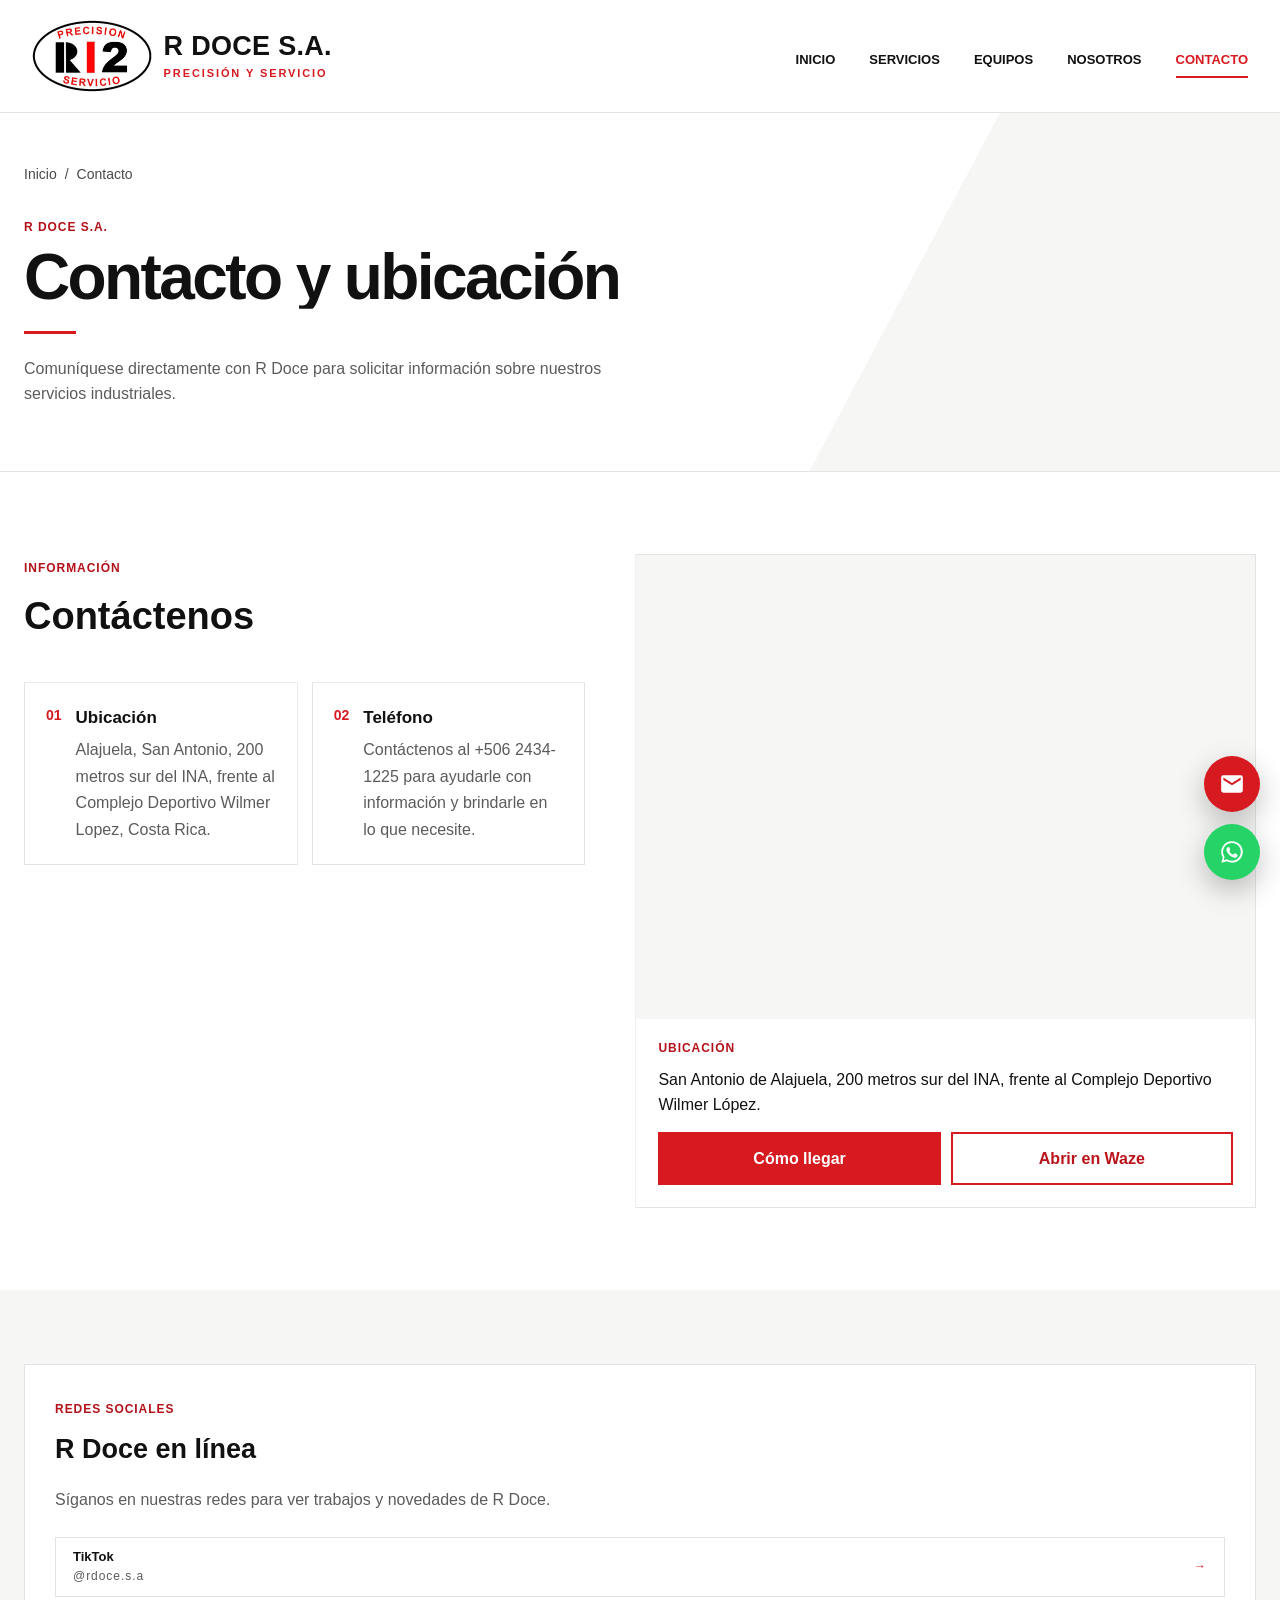
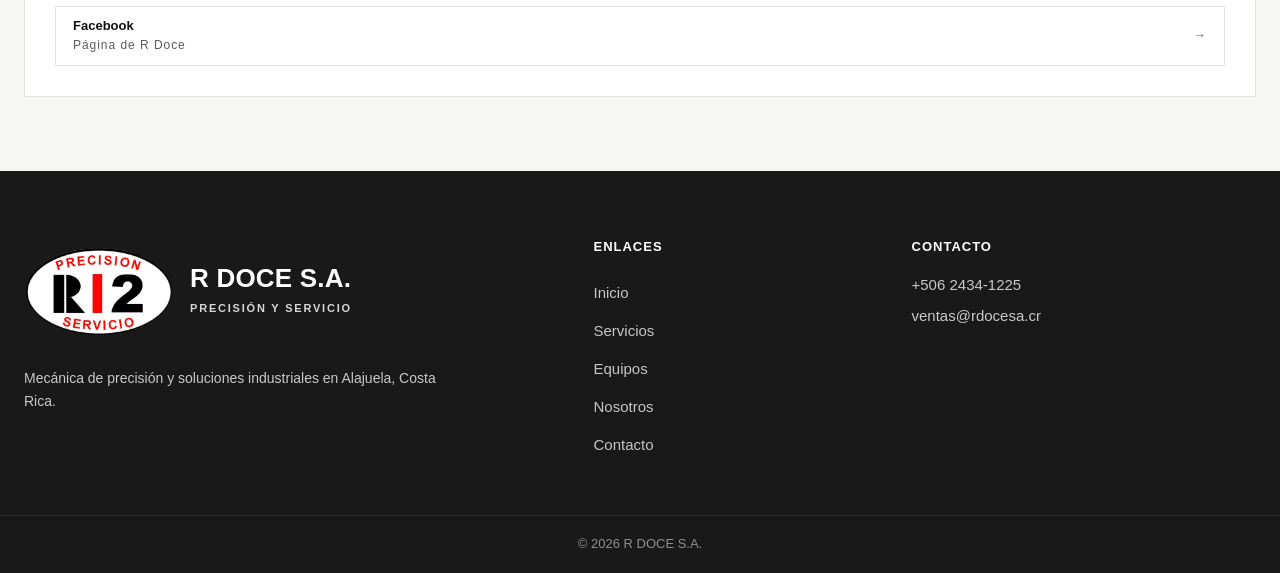
<file: página web R doce/Contacto/Contacto.html>
<!DOCTYPE html>
<html lang="es">

<head>

    <meta charset="UTF-8">

    <meta
        name="viewport"
        content="width=device-width, initial-scale=1.0"
    >

    <title>
        Contacto R Doce S.A. | Alajuela, Costa Rica
    </title>

    <meta
        name="description"
        content="Contacte a R Doce S.A. en Alajuela, Costa Rica para consultas sobre servicios de mecánica de precisión, producción y tratamiento térmico."
    >

    <meta
        name="robots"
        content="index, follow"
    >

    <link
        rel="canonical"
        href="https://rdocesa.cr/Contacto/"
    >

    <link
        rel="stylesheet"
        href="Contacto.css?v=2026112302"
    >
<link rel="stylesheet" href="../movil.css?v=2026112302">
<link rel="preload" href="../animaciones.js?v=2026112302" as="script">
<link rel="preload" href="../interacciones.js?v=2026112302" as="script">
<script>(function(d){if(window.matchMedia&&matchMedia("(prefers-reduced-motion: reduce)").matches)return;d.classList.add("rd-cargando");setTimeout(function(){d.classList.remove("rd-cargando")},1500)})(document.documentElement)</script>


    <script type="application/ld+json">
    {
        "@context": "https://schema.org",
        "@type": "ContactPage",
        "name": "Contacto R Doce S.A.",
        "url": "https://rdocesa.cr/contacto/",
        "mainEntity": {
            "@type": "Organization",
            "name": "R DOCE S.A.",
            "url": "https://rdocesa.cr/",
            "email": "ventas@rdocesa.cr",
            "address": {
                "@type": "PostalAddress",
                "addressLocality": "Alajuela",
                "addressCountry": "CR"
            }
        }
    }
    </script>

</head>


<body>


<header class="site-header">

    <div class="header-container">


        <a
            href="../Home/Index.html"
            class="brand"
        >

            <img
                src="../img/r12-logo.webp"
                alt="R Doce Precisión y Servicio"
                class="brand-logo"
            >

            <div class="brand-name">

                <strong>
                    R DOCE S.A.
                </strong>

                <span>
                    PRECISIÓN Y SERVICIO
                </span>

            </div>

        </a>


        <button
            class="menu-button"
            type="button"
            aria-label="Abrir menú"
            aria-expanded="false"
        >
            ☰
        </button>


        <nav class="main-nav">

            <a href="../Home/Index.html">
                INICIO
            </a>

            <a href="../Servicios/Servicios.html">
                SERVICIOS
            </a>

            <a href="../Equipo/Equipos.html">
                EQUIPOS
            </a>

            <a href="../Nosotros/Nosotros.html">
                NOSOTROS
            </a>

            <a
                href="Contacto.html"
                class="active"
                aria-current="page"
            >
                CONTACTO
            </a>

        </nav>


    </div>

</header>



<main>


<section class="page-hero">

    <div class="container">


        <nav class="breadcrumb">

            <a href="../Home/Index.html">
                Inicio
            </a>

            <span>/</span>

            <span>
                Contacto
            </span>

        </nav>


        <span class="section-label">
            R DOCE S.A.
        </span>

        <h1>
            Contacto y ubicación
        </h1>

        <div class="red-line"></div>

        <p>
            Comuníquese directamente
            con R Doce para solicitar
            información sobre nuestros
            servicios industriales.
        </p>


    </div>

</section>



<section class="section">

    <div class="container contact-main-grid">


        <div>


            <div class="section-heading">

                <span class="section-label">
                    INFORMACIÓN
                </span>

                <h2>
                    Contáctenos
                </h2>

            </div>


            <div class="contact-cards">


                <article>

                    <span>
                        01
                    </span>

                    <div>

                        <h3>
                            Ubicación
                        </h3>

                        <p>
                            Alajuela, San Antonio, 200 metros sur del INA, frente al
                             Complejo Deportivo Wilmer Lopez, Costa Rica.
                        </p>

                    </div>

                </article>



                <article>

                    <span>
                        02
                    </span>

                    <div>

                        <h3>
                            Teléfono
                        </h3>

                        <p>
                            Contáctenos al +506 2434-1225 para ayudarle con información y brindarle en lo que necesite.
                        </p>

                    </div>

                </article>



                <article>

                    <span>
                        03
                    </span>

                    <div>

                        <h3>
                            Correo electrónico
                        </h3>

                        <a
                            href="mailto:ventas@rdocesa.cr"
                            data-email
                            data-email-subject="Consulta para R Doce"
                        >
                            ventas@rdocesa.cr
                        </a>

                    </div>

                </article>



                <article>

                    <span>
                        04
                    </span>

                    <div>

                        <h3>
                            Horario
                        </h3>

                        <p>
                            Lunes a Jueves de 7 a.m a 5 p.m
                            Viernes de 7 a.m a 4:15 p.m .
                        </p>

                    </div>

                </article>


            </div>


        </div>



            <div class="map-box mapa" data-mapa>

                <div class="mapa-marco">

                    <p class="mapa-aviso" role="status">
                        Cargando mapa…
                    </p>

                    <button type="button" class="mapa-activar" hidden>
                        Tocar para mover el mapa
                    </button>

                </div>

                <div class="mapa-info">

                    <span class="section-label">
                        UBICACIÓN
                    </span>

                    <p class="mapa-direccion">
                        San Antonio de Alajuela, 200 metros sur del INA,
                        frente al Complejo Deportivo Wilmer López.
                    </p>

                    <div class="mapa-acciones">

                        <a
                            class="mapa-btn mapa-btn-principal"
                            data-mapa-ir
                            href="https://www.google.com/maps/dir/?api=1&amp;destination=9.996336,-84.241598"
                            target="_blank"
                            rel="noopener noreferrer"
                        >
                            Cómo llegar
                        </a>

                        <a
                            class="mapa-btn"
                            data-link="waze"
                            href="https://waze.com/ul/hd1u0g5c0u"
                            target="_blank"
                            rel="noopener noreferrer"
                        >
                            Abrir en Waze
                        </a>

                    </div>

                </div>

            </div>


    </div>

</section>



<section class="navigation-section">

    <div class="container navigation-grid">





        <article class="navigation-card">


            <span class="section-label">
                REDES SOCIALES
            </span>

            <h2>
                R Doce en línea
            </h2>

            <p>
                Síganos en nuestras redes para ver trabajos
                y novedades de R Doce.
            </p>


            <div class="platform-links">


                <a
                    href="#"
                    class="platform-link"
                    data-link="tiktok"
                >

                    <div>

                        <strong>
                            TikTok
                        </strong>

                        <span>
                            @rdoce.s.a
                        </span>

                    </div>

                    <span class="arrow">
                        →
                    </span>

                </a>



                <a
                    href="#"
                    class="platform-link"
                    data-link="facebook"
                >

                    <div>

                        <strong>
                            Facebook
                        </strong>

                        <span>
                            Página de R Doce
                        </span>

                    </div>

                    <span class="arrow">
                        →
                    </span>

                </a>


            </div>


        </article>


    </div>

</section>

</main>



<footer class="site-footer">

    <div class="container footer-grid">

        <div class="footer-brand">

            <div class="footer-brand-line">

                <img
                    src="../img/r12-logo.webp"
                    alt="Logo de R Doce S.A. Precisión y Servicio"
                    class="footer-logo"
                >

                <div>

                    <strong>
                        R DOCE S.A.
                    </strong>

                    <span>
                        PRECISIÓN Y SERVICIO
                    </span>

                </div>

            </div>

            <p>
                Mecánica de precisión y soluciones
                industriales en Alajuela, Costa Rica.
            </p>

        </div>


        <nav class="footer-links" aria-label="Enlaces del pie de página">

            <h2>
                ENLACES
            </h2>

            <a href="../Home/Index.html">Inicio</a>
            <a href="../Servicios/Servicios.html">Servicios</a>
            <a href="../Equipo/Equipos.html">Equipos</a>
            <a href="../Nosotros/Nosotros.html">Nosotros</a>
            <a href="Contacto.html" aria-current="page">Contacto</a>

        </nav>


        <div class="footer-contact">

            <h2>
                CONTACTO
            </h2>

            <p>
                <a class="footer-contact-link" href="tel:+50624341225">+506 2434-1225</a>
            </p>

            <p>
                <a class="footer-contact-link" href="mailto:ventas@rdocesa.cr" data-email data-email-subject="Consulta para R Doce">ventas@rdocesa.cr</a>
            </p>

        </div>

    </div>


    <div class="footer-bottom">

        © <span data-year></span>
        R DOCE S.A.

    </div>

</footer>


<script src="../config.js?v=2026112302"></script>
<script src="Contacto.js?v=2026112302"></script>


</body>
</html>
</file>
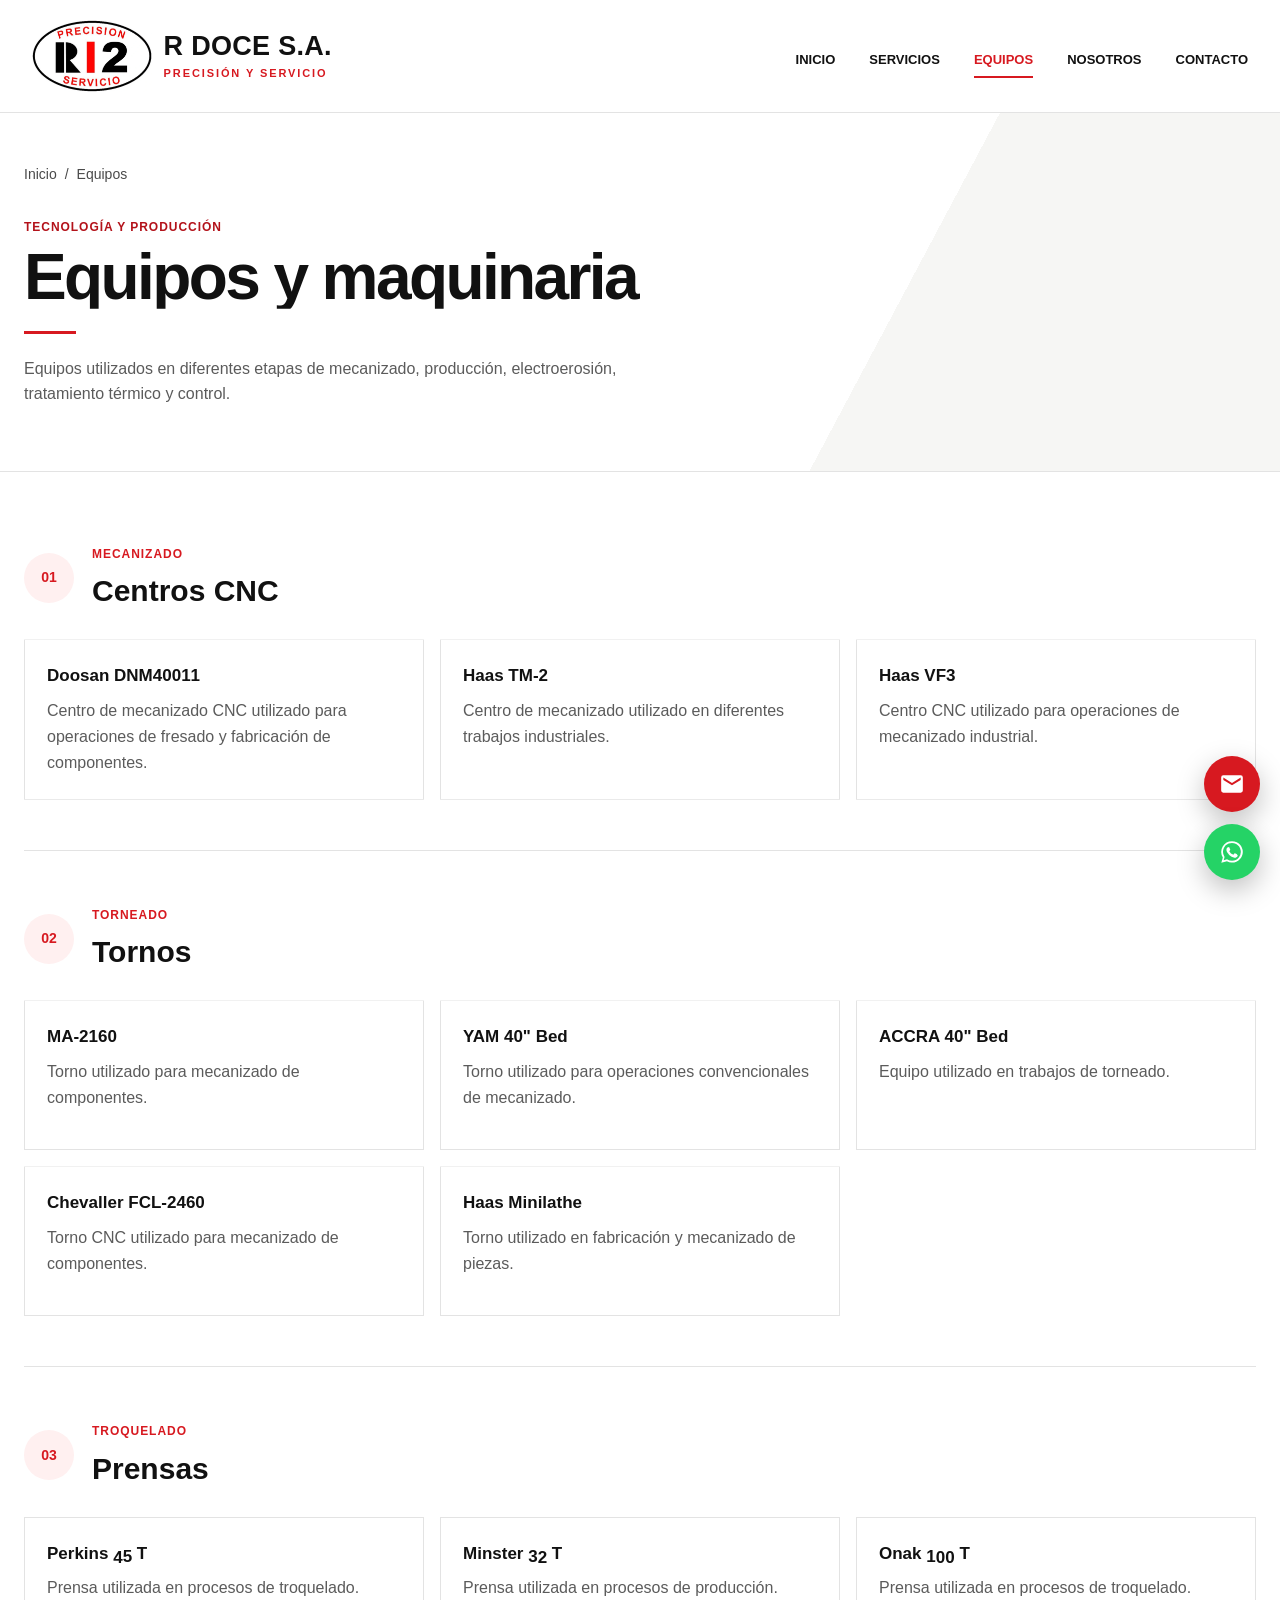
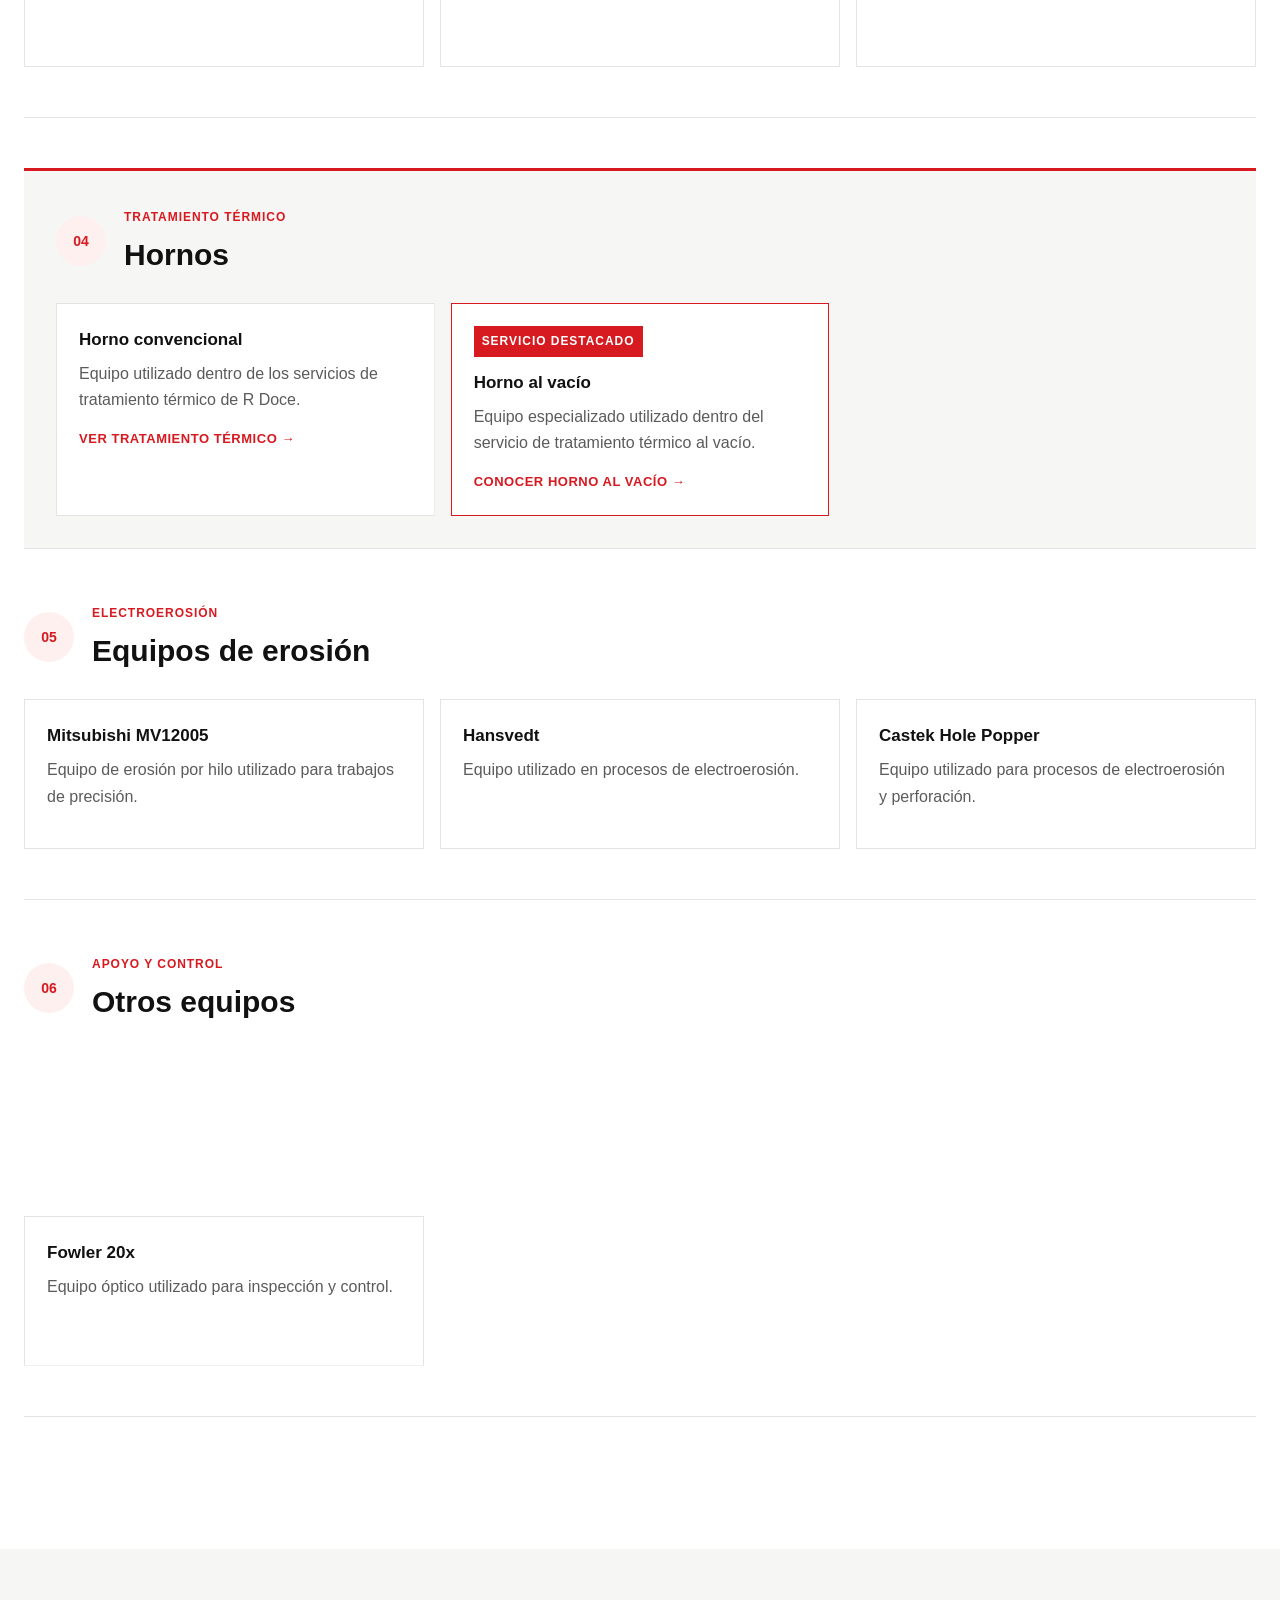
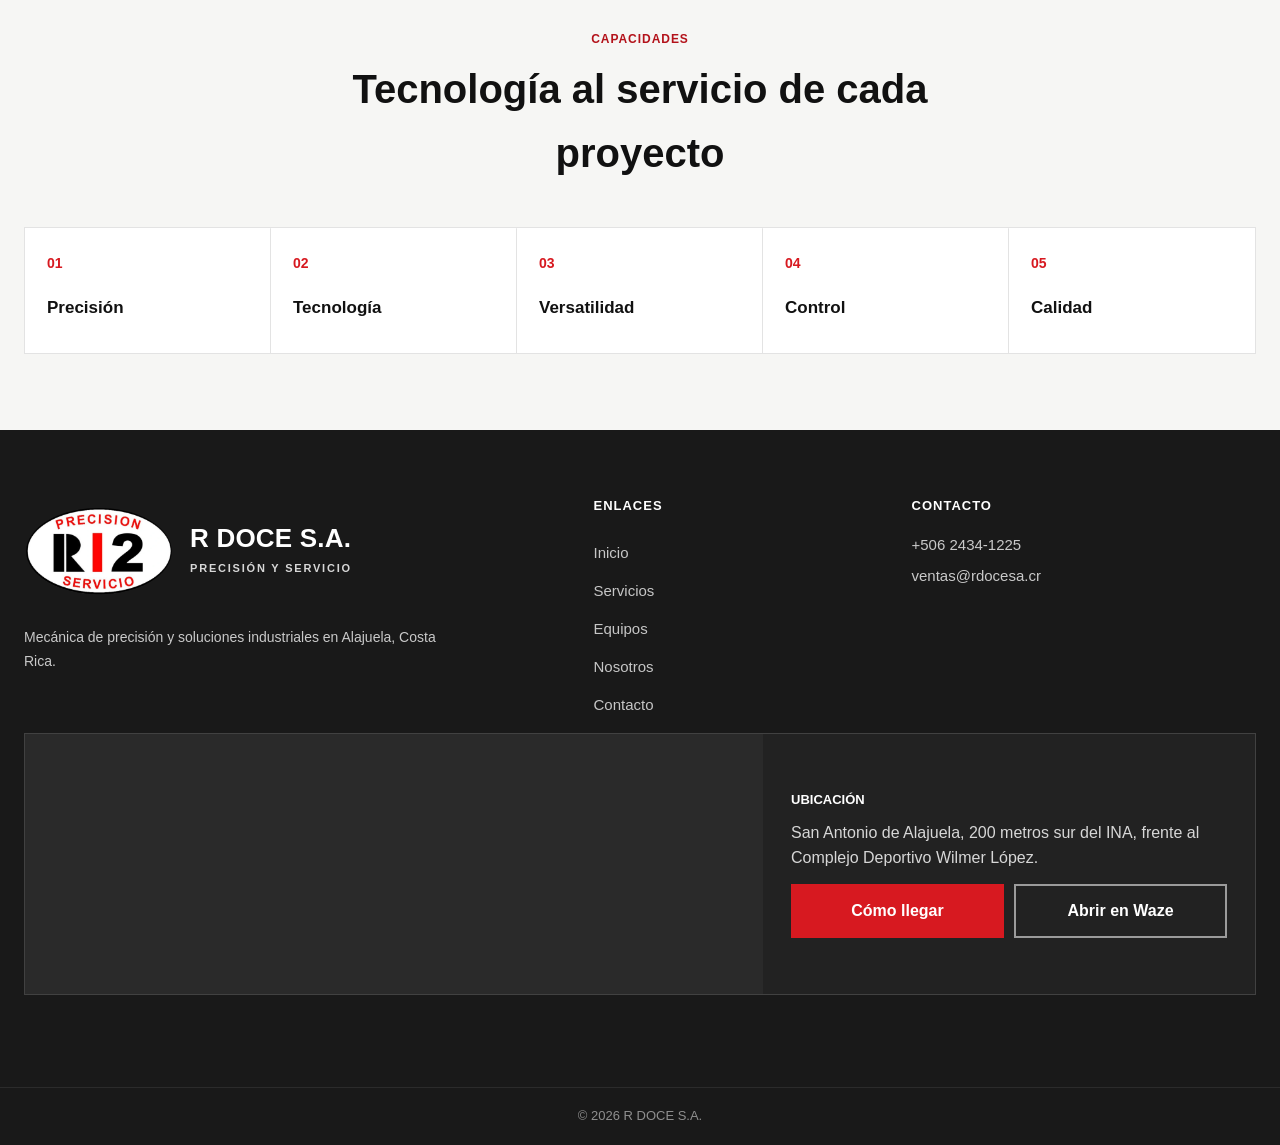
<file: página web R doce/Equipo/Equipos.html>
<!DOCTYPE html>
<html lang="es">

<head>

    <meta charset="UTF-8">

    <meta
        name="viewport"
        content="width=device-width, initial-scale=1.0"
    >

    <title>
        Equipos y Maquinaria Industrial | R Doce Costa Rica
    </title>

    <meta
        name="description"
        content="Conozca los equipos de mecanizado, torneado, troquelado, electroerosión, tratamiento térmico y control utilizados por R Doce en Costa Rica."
    >

    <meta
        name="robots"
        content="index, follow"
    >

    <link
        rel="canonical"
        href="https://rdocesa.cr/Equipos/"
    >

    <link
        rel="stylesheet"
        href="Equipos.css?v=2026112302"
    >
<link rel="stylesheet" href="../movil.css?v=2026112302">
<link rel="preload" href="../animaciones.js?v=2026112302" as="script">
<link rel="preload" href="../interacciones.js?v=2026112302" as="script">
<script>(function(d){if(window.matchMedia&&matchMedia("(prefers-reduced-motion: reduce)").matches)return;d.classList.add("rd-cargando");setTimeout(function(){d.classList.remove("rd-cargando")},1500)})(document.documentElement)</script>

</head>


<body>


<header class="site-header">

    <div class="header-container">


        <a
            class="brand"
            href="../Home/Index.html"
        >

            <img
                src="../img/r12-logo.webp"
                alt="R Doce Precisión y Servicio"
                class="brand-logo"
            >

            <div class="brand-name">

                <strong>
                    R DOCE S.A.
                </strong>

                <span>
                    PRECISIÓN Y SERVICIO
                </span>

            </div>

        </a>


        <button
            class="menu-button"
            type="button"
            aria-label="Abrir menú"
            aria-expanded="false"
        >
            ☰
        </button>


        <nav class="main-nav">

            <a href="../Home/Index.html">
                INICIO
            </a>

            <a href="../Servicios/Servicios.html">
                SERVICIOS
            </a>

            <a
                href="Equipos.html"
                class="active"
                aria-current="page"
            >
                EQUIPOS
            </a>

            <a href="../Nosotros/Nosotros.html">
                NOSOTROS
            </a>

            <a href="../Contacto/Contacto.html">
                CONTACTO
            </a>

        </nav>


    </div>

</header>



<main>


<section class="page-hero">

    <div class="container">


        <nav class="breadcrumb">

            <a href="../Home/Index.html">
                Inicio
            </a>

            <span>/</span>

            <span>
                Equipos
            </span>

        </nav>


        <span class="section-label">
            TECNOLOGÍA Y PRODUCCIÓN
        </span>

        <h1>
            Equipos y maquinaria
        </h1>

        <div class="red-line"></div>

        <p>
            Equipos utilizados en diferentes
            etapas de mecanizado,
            producción, electroerosión,
            tratamiento térmico
            y control.
        </p>


    </div>

</section>



<section class="section equipment-section">

    <div class="container">


        <div class="equipment-group">


            <div class="equipment-title">

                <span>
                    01
                </span>

                <div>

                    <small>
                        MECANIZADO
                    </small>

                    <h2>
                        Centros CNC
                    </h2>

                </div>

            </div>


            <div class="machine-grid">


                <article>

                    <h3>
                        Doosan DNM40011
                    </h3>

                    <p>
                        Centro de mecanizado CNC
                        utilizado para operaciones
                        de fresado y fabricación
                        de componentes.
                    </p>

                </article>


                <article>

                    <h3>
                        Haas TM-2
                    </h3>

                    <p>
                        Centro de mecanizado
                        utilizado en diferentes
                        trabajos industriales.
                    </p>

                </article>


                <article>

                    <h3>
                        Haas VF3
                    </h3>

                    <p>
                        Centro CNC utilizado
                        para operaciones
                        de mecanizado industrial.
                    </p>

                </article>


            </div>


        </div>



        <div class="equipment-group">


            <div class="equipment-title">

                <span>
                    02
                </span>

                <div>

                    <small>
                        TORNEADO
                    </small>

                    <h2>
                        Tornos
                    </h2>

                </div>

            </div>


            <div class="machine-grid">


                <article>
                    <h3>MA-2160</h3>
                    <p>
                        Torno utilizado
                        para mecanizado
                        de componentes.
                    </p>
                </article>


                <article>
                    <h3>YAM 40" Bed</h3>
                    <p>
                        Torno utilizado
                        para operaciones
                        convencionales de mecanizado.
                    </p>
                </article>


                <article>
                    <h3>ACCRA 40" Bed</h3>
                    <p>
                        Equipo utilizado
                        en trabajos de torneado.
                    </p>
                </article>


                <article>
                    <h3>Chevaller FCL-2460</h3>
                    <p>
                        Torno CNC utilizado
                        para mecanizado
                        de componentes.
                    </p>
                </article>


                <article>
                    <h3>Haas Minilathe</h3>
                    <p>
                        Torno utilizado
                        en fabricación
                        y mecanizado de piezas.
                    </p>
                </article>


            </div>


        </div>



        <div class="equipment-group">


            <div class="equipment-title">

                <span>
                    03
                </span>

                <div>

                    <small>
                        TROQUELADO
                    </small>

                    <h2>
                        Prensas
                    </h2>

                </div>

            </div>


            <div class="machine-grid">


                <article>
                    <h3>Perkins 45 T</h3>
                    <p>
                        Prensa utilizada
                        en procesos
                        de troquelado.
                    </p>
                </article>


                <article>
                    <h3>Minster 32 T</h3>
                    <p>
                        Prensa utilizada
                        en procesos
                        de producción.
                    </p>
                </article>


                <article>
                    <h3>Onak 100 T</h3>
                    <p>
                        Prensa utilizada
                        en procesos
                        de troquelado.
                    </p>
                </article>


            </div>


        </div>



        <div class="equipment-group thermal-group">


            <div class="equipment-title">

                <span>
                    04
                </span>

                <div>

                    <small>
                        TRATAMIENTO TÉRMICO
                    </small>

                    <h2>
                        Hornos
                    </h2>

                </div>

            </div>


            <div class="machine-grid">


                <article>

                    <h3>
                        Horno convencional
                    </h3>

                    <p>
                        Equipo utilizado
                        dentro de los servicios
                        de tratamiento térmico
                        de R Doce.
                    </p>

                    <a href="../Servicios/Servicio Tratamiento Termico/Servicio_Tratamiento_Termico.html">
                        VER TRATAMIENTO TÉRMICO →
                    </a>

                </article>


                <article class="vacuum-machine">

                    <span class="machine-featured">
                        SERVICIO DESTACADO
                    </span>

                    <h3>
                        Horno al vacío 
                    </h3>

                    <p>
                        Equipo especializado
                        utilizado dentro del servicio
                        de tratamiento térmico
                        al vacío.
                    </p>

                    <a
                        href="../Servicios/Servicio Tratamiento Termico/Servicio Horno al Vacio/Servicio_Horno_Vacio.html"
                    >
                        CONOCER HORNO AL VACÍO →
                    </a>

                </article>


            </div>


        </div>



        <div class="equipment-group">


            <div class="equipment-title">

                <span>
                    05
                </span>

                <div>

                    <small>
                        ELECTROEROSIÓN
                    </small>

                    <h2>
                        Equipos de erosión
                    </h2>

                </div>

            </div>


            <div class="machine-grid">


                <article>

                    <h3>
                        Mitsubishi MV12005
                    </h3>

                    <p>
                        Equipo de erosión por hilo
                        utilizado para trabajos
                        de precisión.
                    </p>

                </article>


                <article>

                    <h3>
                        Hansvedt
                    </h3>

                    <p>
                        Equipo utilizado
                        en procesos
                        de electroerosión.
                    </p>

                </article>


                <article>

                    <h3>
                        Castek Hole Popper
                    </h3>

                    <p>
                        Equipo utilizado
                        para procesos
                        de electroerosión
                        y perforación.
                    </p>

                </article>


            </div>


        </div>



        <div class="equipment-group">


            <div class="equipment-title">

                <span>
                    06
                </span>

                <div>

                    <small>
                        APOYO Y CONTROL
                    </small>

                    <h2>
                        Otros equipos
                    </h2>

                </div>

            </div>


            <div class="machine-grid">


                <article>

                    <h3>
                        Moore Jig Borer M22
                    </h3>

                    <p>
                        Equipo utilizado
                        para operaciones
                        de mecanizado
                        y precisión.
                    </p>

                </article>


                <article>

                    <h3>
                        Rectificadoras planas
                    </h3>

                    <p>
                        Equipos utilizados
                        para trabajos
                        de rectificado.
                    </p>

                </article>


                <article>

                    <h3>
                        Scienscope XR-1000-VMU
                    </h3>

                    <p>
                        Equipo utilizado
                        para inspección
                        y medición óptica.
                    </p>

                </article>


                <article>

                    <h3>
                        Fowler 20x
                    </h3>

                    <p>
                        Equipo óptico utilizado
                        para inspección
                        y control.
                    </p>

                </article>


            </div>


        </div>


    </div>

</section>



<section class="capabilities-section">

    <div class="container">


        <div class="section-heading centered">

            <span class="section-label">
                CAPACIDADES
            </span>

            <h2>
                Tecnología al servicio
                de cada proyecto
            </h2>

        </div>


        <div class="capabilities-grid">


            <article>
                <span>01</span>
                <h3>Precisión</h3>
            </article>


            <article>
                <span>02</span>
                <h3>Tecnología</h3>
            </article>


            <article>
                <span>03</span>
                <h3>Versatilidad</h3>
            </article>


            <article>
                <span>04</span>
                <h3>Control</h3>
            </article>


            <article>
                <span>05</span>
                <h3>Calidad</h3>
            </article>


        </div>


    </div>

</section>



</main>



<footer class="site-footer">

    <div class="container footer-grid">

        <div class="footer-brand">

            <div class="footer-brand-line">

                <img
                    src="../img/r12-logo.webp"
                    alt="Logo de R Doce S.A. Precisión y Servicio"
                    class="footer-logo"
                >

                <div>

                    <strong>
                        R DOCE S.A.
                    </strong>

                    <span>
                        PRECISIÓN Y SERVICIO
                    </span>

                </div>

            </div>

            <p>
                Mecánica de precisión y soluciones
                industriales en Alajuela, Costa Rica.
            </p>

        </div>


        <nav class="footer-links" aria-label="Enlaces del pie de página">

            <h2>
                ENLACES
            </h2>

            <a href="../Home/Index.html">Inicio</a>
            <a href="../Servicios/Servicios.html">Servicios</a>
            <a href="Equipos.html" aria-current="page">Equipos</a>
            <a href="../Nosotros/Nosotros.html">Nosotros</a>
            <a href="../Contacto/Contacto.html">Contacto</a>

        </nav>


        <div class="footer-contact">

            <h2>
                CONTACTO
            </h2>

            <p>
                <a class="footer-contact-link" href="tel:+50624341225">+506 2434-1225</a>
            </p>

            <p>
                <a class="footer-contact-link" href="mailto:ventas@rdocesa.cr" data-email data-email-subject="Consulta sobre equipos de R Doce">ventas@rdocesa.cr</a>
            </p>

        </div>

    </div>


    <div class="container footer-mapa">

        <div class="mapa mapa-oscuro" data-mapa>

            <div class="mapa-marco">

                <p class="mapa-aviso" role="status">
                    Cargando mapa…
                </p>

                <button type="button" class="mapa-activar" hidden>
                    Tocar para mover el mapa
                </button>

            </div>

            <div class="mapa-info">

                <h2>
                    UBICACIÓN
                </h2>

                <p class="mapa-direccion">
                    San Antonio de Alajuela, 200 metros sur del INA,
                    frente al Complejo Deportivo Wilmer López.
                </p>

                <div class="mapa-acciones">

                    <a
                        class="mapa-btn mapa-btn-principal"
                        data-mapa-ir
                        href="https://www.google.com/maps/dir/?api=1&amp;destination=9.996336,-84.241598"
                        target="_blank"
                        rel="noopener noreferrer"
                    >
                        Cómo llegar
                    </a>

                    <a
                        class="mapa-btn"
                        data-link="waze"
                        href="https://waze.com/ul/hd1u0g5c0u"
                        target="_blank"
                        rel="noopener noreferrer"
                    >
                        Abrir en Waze
                    </a>

                </div>

            </div>

        </div>

    </div>


    <div class="footer-bottom">

        © <span data-year></span>
        R DOCE S.A.

    </div>

</footer>


<script src="../config.js?v=2026112302"></script>
<script src="Equipos.js?v=2026112302"></script>


</body>
</html>
</file>
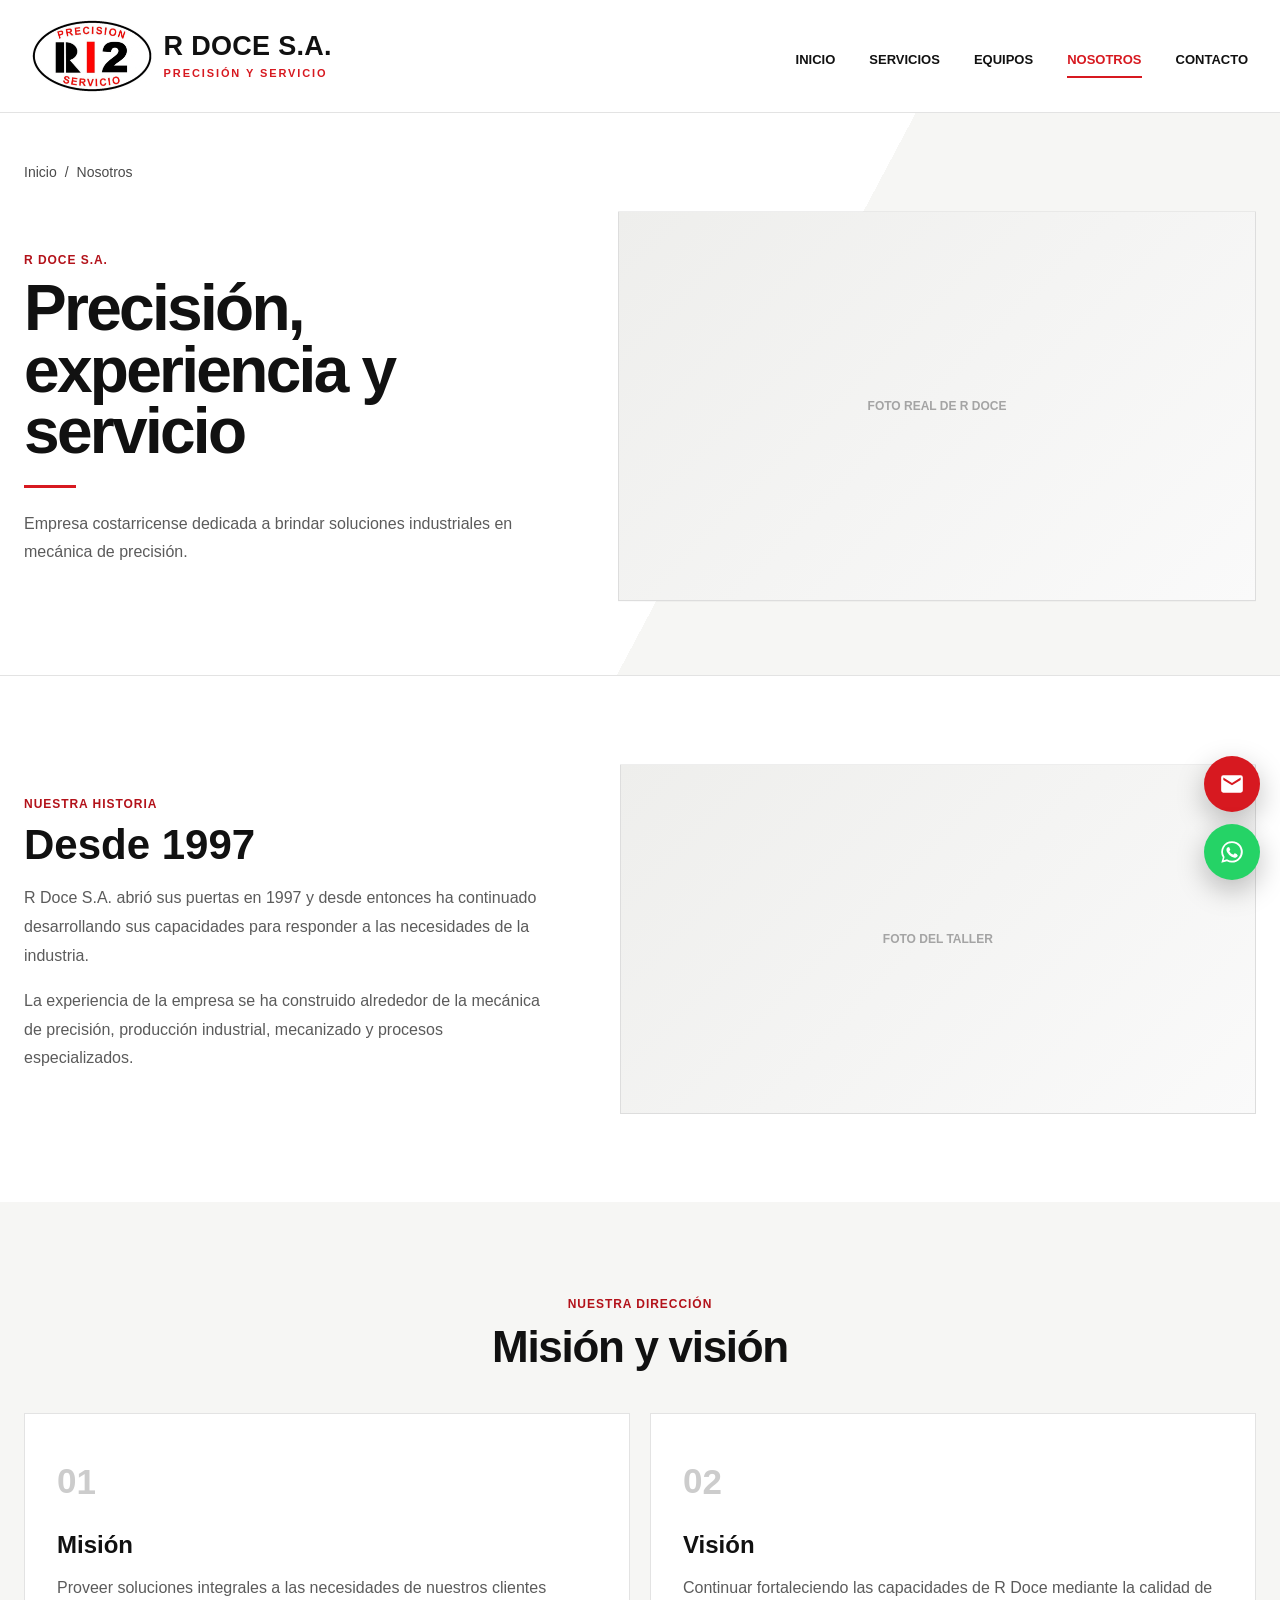
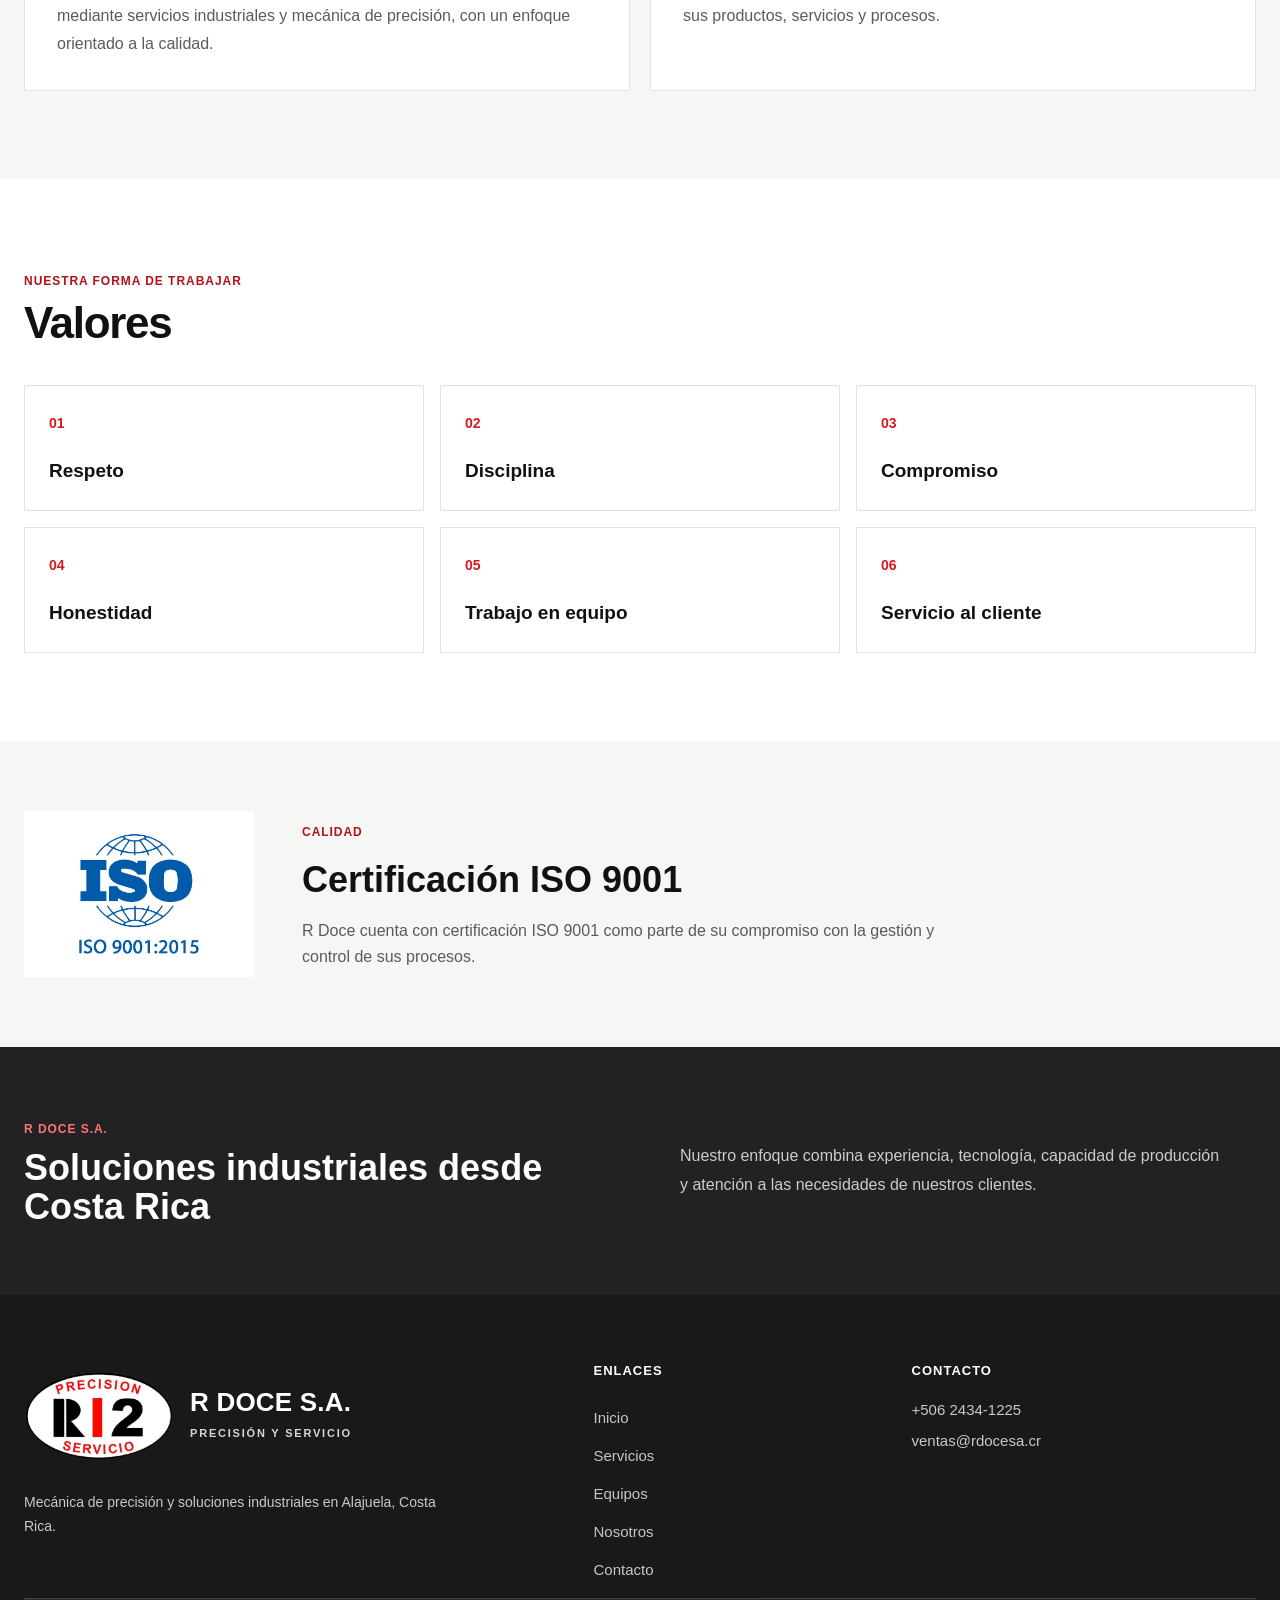
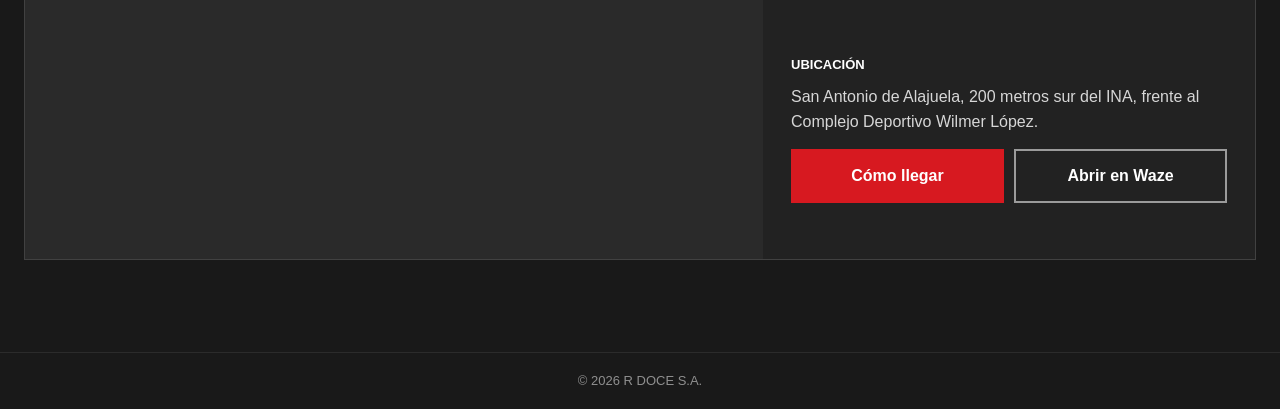
<file: página web R doce/Nosotros/Nosotros.html>
<!DOCTYPE html>
<html lang="es">

<head>

    <meta charset="UTF-8">

    <meta
        name="viewport"
        content="width=device-width, initial-scale=1.0"
    >

    <title>
        Sobre R Doce S.A. | Mecánica de Precisión Costa Rica
    </title>

    <meta
        name="description"
        content="Conozca la historia, misión, visión, valores y compromiso con la calidad de R Doce S.A., empresa costarricense de mecánica de precisión fundada en 1997."
    >

    <meta
        name="robots"
        content="index, follow"
    >

    <link
        rel="canonical"
        href="https://rdocesa.cr/Nosotros/"
    >

    <link
        rel="stylesheet"
        href="Nosotros.css?v=2026112302"
    >
<link rel="stylesheet" href="../movil.css?v=2026112302">
<link rel="preload" href="../animaciones.js?v=2026112302" as="script">
<link rel="preload" href="../interacciones.js?v=2026112302" as="script">
<script>(function(d){if(window.matchMedia&&matchMedia("(prefers-reduced-motion: reduce)").matches)return;d.classList.add("rd-cargando");setTimeout(function(){d.classList.remove("rd-cargando")},1500)})(document.documentElement)</script>


    <script type="application/ld+json">
    {
        "@context": "https://schema.org",
        "@type": "AboutPage",
        "name": "Sobre R Doce S.A.",
        "url": "https://rdocesa.cr/nosotros/",
        "mainEntity": {
            "@type": "Organization",
            "name": "R DOCE S.A.",
            "url": "https://rdocesa.cr/",
            "email": "ventas@rdocesa.cr",
            "foundingDate": "1997",
            "address": {
                "@type": "PostalAddress",
                "addressLocality": "Alajuela",
                "addressCountry": "CR"
            }
        }
    }
    </script>

</head>


<body>


<header class="site-header">

    <div class="header-container">


        <a
            href="../Home/Index.html"
            class="brand"
            aria-label="Ir al inicio de R Doce"
        >

            <img
                src="../img/r12-logo.webp"
                alt="R Doce Precisión y Servicio"
                class="brand-logo"
            >

            <div class="brand-name">

                <strong>
                    R DOCE S.A.
                </strong>

                <span>
                    PRECISIÓN Y SERVICIO
                </span>

            </div>

        </a>


        <button
            class="menu-button"
            type="button"
            aria-label="Abrir menú"
            aria-expanded="false"
        >
            ☰
        </button>


        <nav
            class="main-nav"
            aria-label="Navegación principal"
        >

            <a href="../Home/Index.html">
                INICIO
            </a>

            <a href="../Servicios/Servicios.html">
                SERVICIOS
            </a>

            <a href="../Equipo/Equipos.html">
                EQUIPOS
            </a>

            <a
                href="Nosotros.html"
                class="active"
                aria-current="page"
            >
                NOSOTROS
            </a>

            <a href="../Contacto/Contacto.html">
                CONTACTO
            </a>

        </nav>


    </div>

</header>



<main>


<section class="about-hero">

    <div class="container">


        <nav
            class="breadcrumb"
            aria-label="Ruta de navegación"
        >

            <a href="../Home/Index.html">
                Inicio
            </a>

            <span>/</span>

            <span>
                Nosotros
            </span>

        </nav>


        <div class="about-hero-grid">


            <div>

                <span class="section-label">
                    R DOCE S.A.
                </span>

                <h1>
                    Precisión, experiencia
                    y servicio
                </h1>

                <div class="red-line"></div>

                <p>
                    Empresa costarricense dedicada
                    a brindar soluciones industriales
                    en mecánica de precisión.
                </p>

            </div>


            <div class="image-placeholder about-image">
                FOTO REAL DE R DOCE
            </div>


        </div>


    </div>

</section>



<section class="section">

    <div class="container history-grid">


        <div class="history-content">

            <span class="section-label">
                NUESTRA HISTORIA
            </span>

            <h2>
                Desde 1997
            </h2>

            <p>
                R Doce S.A. abrió sus puertas
                en 1997 y desde entonces
                ha continuado desarrollando
                sus capacidades para responder
                a las necesidades de la industria.
            </p>

            <p>
                La experiencia de la empresa
                se ha construido alrededor
                de la mecánica de precisión,
                producción industrial,
                mecanizado y procesos especializados.
            </p>

        </div>


        <div class="image-placeholder history-image">
            FOTO DEL TALLER 
        </div>


    </div>

</section>



<section class="section section-soft">

    <div class="container">


        <div class="section-heading centered">

            <span class="section-label">
                NUESTRA DIRECCIÓN
            </span>

            <h2>
                Misión y visión
            </h2>

        </div>


        <div class="mission-grid">


            <article>

                <span class="card-number">
                    01
                </span>

                <h3>
                    Misión
                </h3>

                <p>
                    Proveer soluciones integrales
                    a las necesidades de nuestros clientes
                    mediante servicios industriales
                    y mecánica de precisión,
                    con un enfoque orientado
                    a la calidad.
                </p>

            </article>


            <article>

                <span class="card-number">
                    02
                </span>

                <h3>
                    Visión
                </h3>

                <p>
                    Continuar fortaleciendo
                    las capacidades de R Doce
                    mediante la calidad
                    de sus productos,
                    servicios y procesos.
                </p>

            </article>


        </div>


    </div>

</section>



<section class="section">

    <div class="container">


        <div class="section-heading">

            <span class="section-label">
                NUESTRA FORMA DE TRABAJAR
            </span>

            <h2>
                Valores
            </h2>

        </div>


        <div class="values-grid">


            <article>
                <span>01</span>
                <h3>Respeto</h3>
            </article>


            <article>
                <span>02</span>
                <h3>Disciplina</h3>
            </article>


            <article>
                <span>03</span>
                <h3>Compromiso</h3>
            </article>


            <article>
                <span>04</span>
                <h3>Honestidad</h3>
            </article>


            <article>
                <span>05</span>
                <h3>Trabajo en equipo</h3>
            </article>


            <article>
                <span>06</span>
                <h3>Servicio al cliente</h3>
            </article>


        </div>


    </div>

</section>



<section class="quality-section">

    <div class="container quality-grid">


        <div class="quality-image">

            <img
                src="../img/certificacion/iso-9001.webp"
                alt="Certificación ISO 9001 de R Doce"
            >

        </div>


        <div>

            <span class="section-label">
                CALIDAD
            </span>

            <h2>
                Certificación ISO 9001
            </h2>

            <p>
                R Doce cuenta con certificación
                ISO 9001 como parte de su compromiso
                con la gestión y control
                de sus procesos.
            </p>

        </div>


    </div>

</section>



<section class="company-focus">

    <div class="container company-focus-grid">


        <div>

            <span class="section-label light">
                R DOCE S.A.
            </span>

            <h2>
                Soluciones industriales
                desde Costa Rica
            </h2>

        </div>


        <p>
            Nuestro enfoque combina experiencia,
            tecnología, capacidad de producción
            y atención a las necesidades
            de nuestros clientes.
        </p>


    </div>

</section>



</main>



<footer class="site-footer">

    <div class="container footer-grid">

        <div class="footer-brand">

            <div class="footer-brand-line">

                <img
                    src="../img/r12-logo.webp"
                    alt="Logo de R Doce S.A. Precisión y Servicio"
                    class="footer-logo"
                >

                <div>

                    <strong>
                        R DOCE S.A.
                    </strong>

                    <span>
                        PRECISIÓN Y SERVICIO
                    </span>

                </div>

            </div>

            <p>
                Mecánica de precisión y soluciones
                industriales en Alajuela, Costa Rica.
            </p>

        </div>


        <nav class="footer-links" aria-label="Enlaces del pie de página">

            <h2>
                ENLACES
            </h2>

            <a href="../Home/Index.html">Inicio</a>
            <a href="../Servicios/Servicios.html">Servicios</a>
            <a href="../Equipo/Equipos.html">Equipos</a>
            <a href="Nosotros.html" aria-current="page">Nosotros</a>
            <a href="../Contacto/Contacto.html">Contacto</a>

        </nav>


        <div class="footer-contact">

            <h2>
                CONTACTO
            </h2>

            <p>
                <a class="footer-contact-link" href="tel:+50624341225">+506 2434-1225</a>
            </p>

            <p>
                <a class="footer-contact-link" href="mailto:ventas@rdocesa.cr" data-email data-email-subject="Consulta sobre R Doce">ventas@rdocesa.cr</a>
            </p>

        </div>

    </div>


    <div class="container footer-mapa">

        <div class="mapa mapa-oscuro" data-mapa>

            <div class="mapa-marco">

                <p class="mapa-aviso" role="status">
                    Cargando mapa…
                </p>

                <button type="button" class="mapa-activar" hidden>
                    Tocar para mover el mapa
                </button>

            </div>

            <div class="mapa-info">

                <h2>
                    UBICACIÓN
                </h2>

                <p class="mapa-direccion">
                    San Antonio de Alajuela, 200 metros sur del INA,
                    frente al Complejo Deportivo Wilmer López.
                </p>

                <div class="mapa-acciones">

                    <a
                        class="mapa-btn mapa-btn-principal"
                        data-mapa-ir
                        href="https://www.google.com/maps/dir/?api=1&amp;destination=9.996336,-84.241598"
                        target="_blank"
                        rel="noopener noreferrer"
                    >
                        Cómo llegar
                    </a>

                    <a
                        class="mapa-btn"
                        data-link="waze"
                        href="https://waze.com/ul/hd1u0g5c0u"
                        target="_blank"
                        rel="noopener noreferrer"
                    >
                        Abrir en Waze
                    </a>

                </div>

            </div>

        </div>

    </div>


    <div class="footer-bottom">

        © <span data-year></span>
        R DOCE S.A.

    </div>

</footer>


<script src="../config.js?v=2026112302"></script>
<script src="Nosotros.js?v=2026112302"></script>


</body>
</html>
</file>
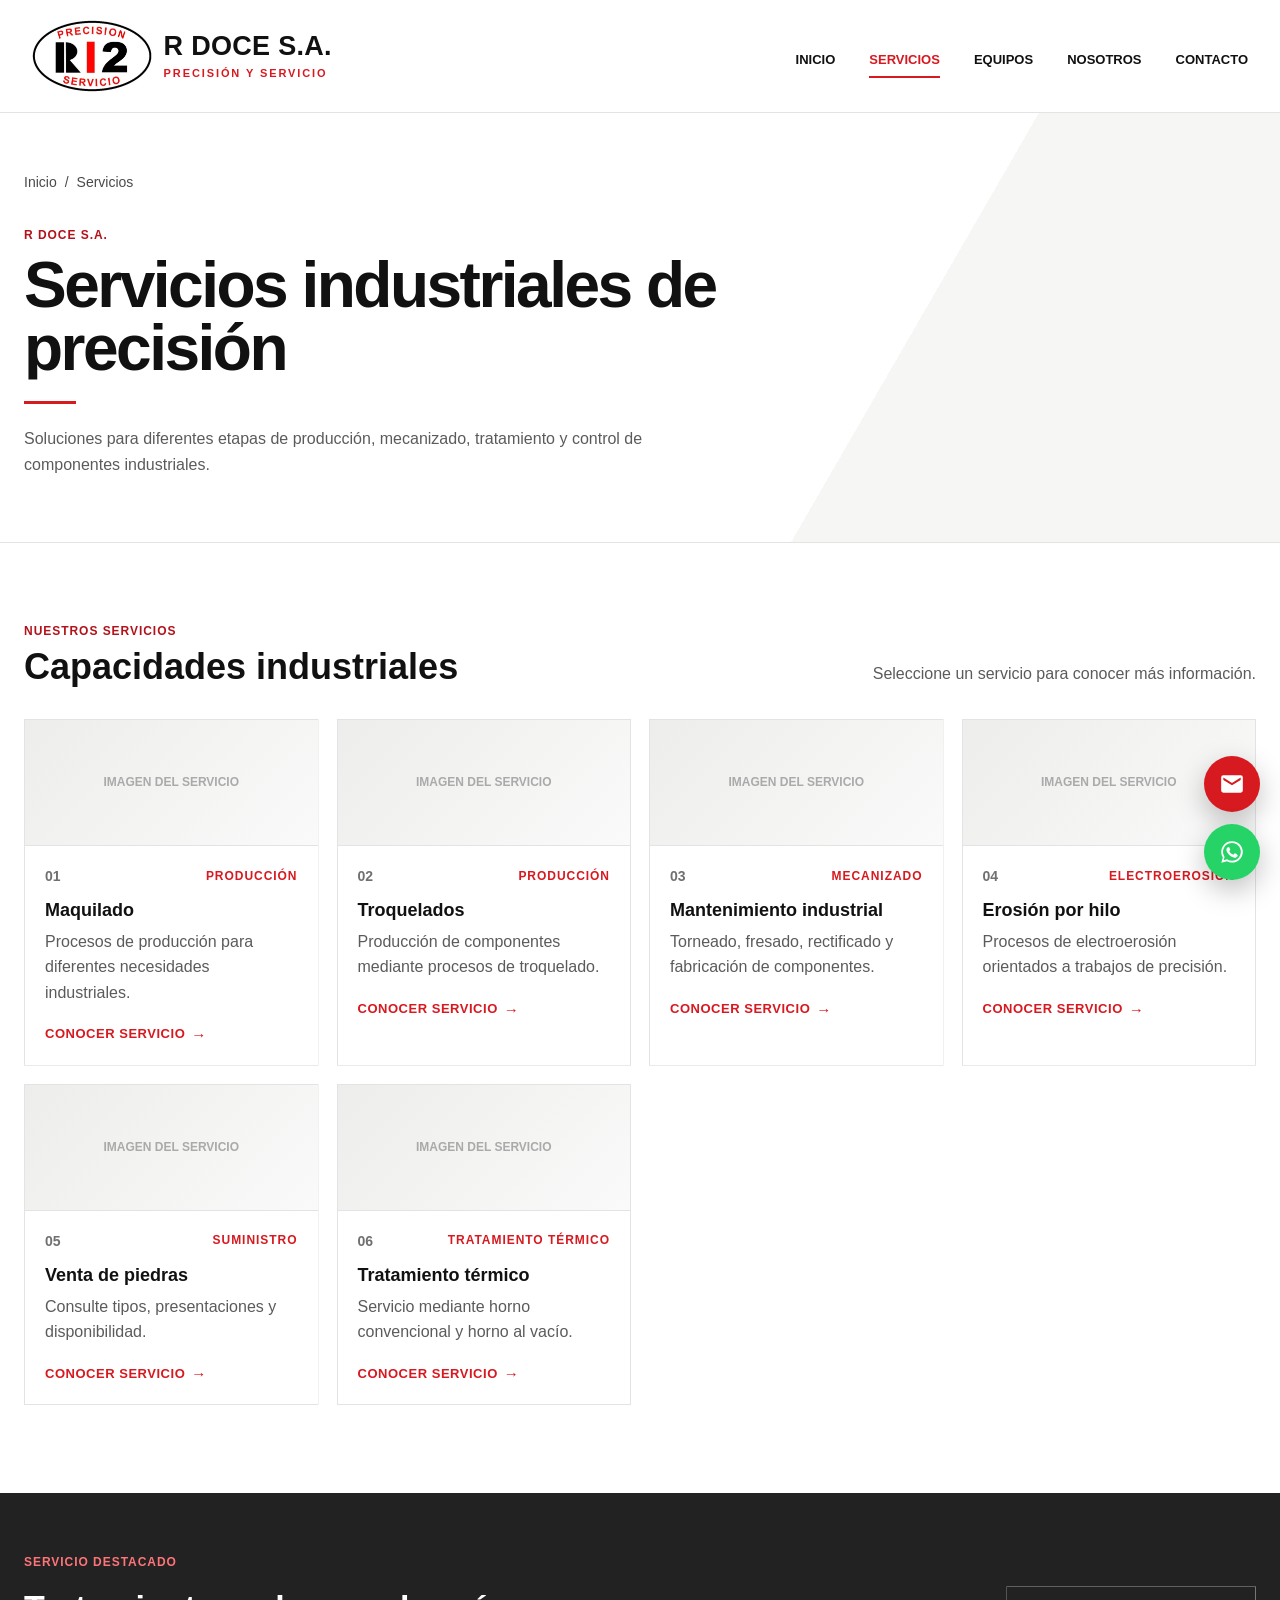
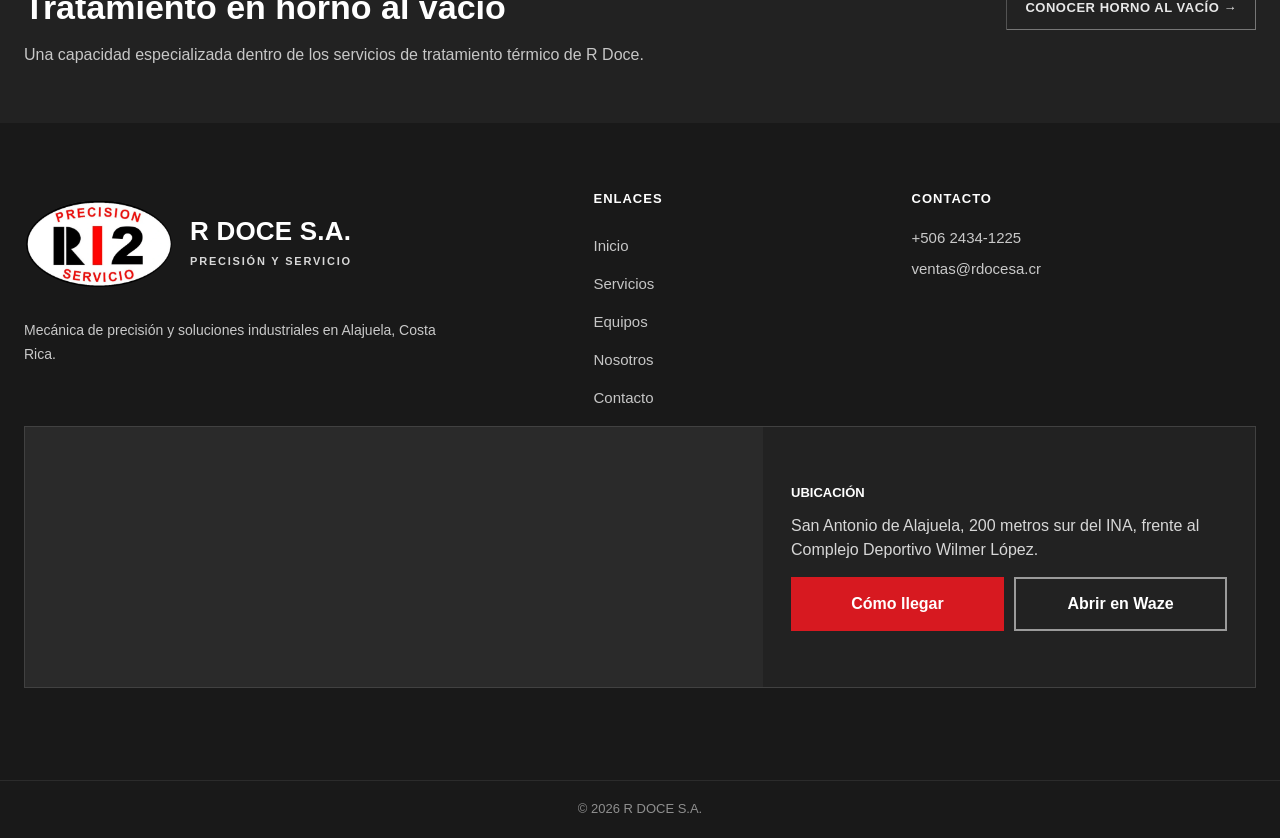
<file: página web R doce/Servicios/Servicios.html>
<!DOCTYPE html>
<html lang="es">

<head>

    <meta charset="UTF-8">

    <meta
        name="viewport"
        content="width=device-width, initial-scale=1.0"
    >

    <title>
        Servicios Industriales de Precisión | R Doce Costa Rica
    </title>

    <meta
        name="description"
        content="Servicios de R Doce: maquilado, troquelado, mantenimiento industrial, erosión por hilo, venta de piedras, tratamiento térmico y control de calidad."
    >

    <meta
        name="robots"
        content="index, follow"
    >

    <link
        rel="canonical"
        href="https://rdocesa.cr/servicios/"
    >

    <link
        rel="stylesheet"
        href="Servicios.css?v=2026112302"
    >
<link rel="stylesheet" href="../movil.css?v=2026112302">
<link rel="preload" href="../animaciones.js?v=2026112302" as="script">
<link rel="preload" href="../interacciones.js?v=2026112302" as="script">
<script>(function(d){if(window.matchMedia&&matchMedia("(prefers-reduced-motion: reduce)").matches)return;d.classList.add("rd-cargando");setTimeout(function(){d.classList.remove("rd-cargando")},1500)})(document.documentElement)</script>

</head>


<body>


<header class="site-header">

    <div class="header-container">

        <a
            class="brand"
            href="../Home/Index.html"
        >

            <img
                src="../img/r12-logo.webp"
                alt="R Doce Precisión y Servicio"
                class="brand-logo"
            >

            <span class="brand-text">

                <strong>
                    R DOCE S.A.
                </strong>

                <small>
                    PRECISIÓN Y SERVICIO
                </small>

            </span>

        </a>


        <button
            class="menu-button"
            type="button"
            aria-label="Abrir menú"
            aria-expanded="false"
        >
            ☰
        </button>


        <nav class="main-nav">

            <a href="../Home/Index.html" data-nav="inicio">
                INICIO
            </a>

            <a href="Servicios.html" data-nav="servicios">
                SERVICIOS
            </a>

            <a href="../Equipo/Equipos.html" data-nav="equipos">
                EQUIPOS
            </a>

            <a href="../Nosotros/Nosotros.html" data-nav="nosotros">
                NOSOTROS
            </a>

            <a href="../Contacto/Contacto.html" data-nav="contacto">
                CONTACTO
            </a>

        </nav>

    </div>

</header>


<main>


<section class="page-hero">

    <div class="container">

        <nav class="breadcrumb">

            <a href="../Home/Index.html">
                Inicio
            </a>

            <span>/</span>

            <span>
                Servicios
            </span>

        </nav>


        <span class="section-label">
            R DOCE S.A.
        </span>

        <h1>
            Servicios industriales de precisión
        </h1>

        <div class="red-line"></div>

        <p>
            Soluciones para diferentes etapas
            de producción, mecanizado,
            tratamiento y control
            de componentes industriales.
        </p>

    </div>

</section>



<section class="services-section">

    <div class="container">

        <div class="services-heading">

            <div>

                <span class="section-label">
                    NUESTROS SERVICIOS
                </span>

                <h2>
                    Capacidades industriales
                </h2>

            </div>

            <p>
                Seleccione un servicio
                para conocer más información.
            </p>

        </div>


        <div class="services-grid">


            <article class="service-card">

                <a
                    href="Servicio Maquilado/Servicio_Maquilado.html"
                    class="service-link"
                >

                    <div class="service-media image-slot">
                        IMAGEN DEL SERVICIO
                    </div>

                    <div class="service-body">

                        <div class="service-top">

                            <span>
                                01
                            </span>

                            <small>
                                PRODUCCIÓN
                            </small>

                        </div>

                        <h2>
                            Maquilado
                        </h2>

                        <p>
                            Procesos de producción
                            para diferentes necesidades industriales.
                        </p>

                        <strong>
                            CONOCER SERVICIO
                            <span>→</span>
                        </strong>

                    </div>

                </a>

            </article>



            <article class="service-card">

                <a
                    href="Servicio Troquelado/Servicio_Troquelado.html"
                    class="service-link"
                >

                    <div class="service-media image-slot">
                        IMAGEN DEL SERVICIO
                    </div>

                    <div class="service-body">

                        <div class="service-top">

                            <span>02</span>

                            <small>
                                PRODUCCIÓN
                            </small>

                        </div>

                        <h2>
                            Troquelados
                        </h2>

                        <p>
                            Producción de componentes
                            mediante procesos de troquelado.
                        </p>

                        <strong>
                            CONOCER SERVICIO
                            <span>→</span>
                        </strong>

                    </div>

                </a>

            </article>



            <article class="service-card">

                <a
                    href="Servicio Manteniento Industrial/Servicio_Mantenimiento_Industrial.html"
                    class="service-link"
                >

                    <div class="service-media image-slot">
                        IMAGEN DEL SERVICIO
                    </div>

                    <div class="service-body">

                        <div class="service-top">

                            <span>03</span>

                            <small>
                                MECANIZADO
                            </small>

                        </div>

                        <h2>
                            Mantenimiento industrial
                        </h2>

                        <p>
                            Torneado, fresado,
                            rectificado y fabricación
                            de componentes.
                        </p>

                        <strong>
                            CONOCER SERVICIO
                            <span>→</span>
                        </strong>

                    </div>

                </a>

            </article>



            <article class="service-card">

                <a
                    href="Servicio Erosion por Hilo/Servicio_Erosion_Hilo.html"
                    class="service-link"
                >

                    <div class="service-media image-slot">
                        IMAGEN DEL SERVICIO
                    </div>

                    <div class="service-body">

                        <div class="service-top">

                            <span>04</span>

                            <small>
                                ELECTROEROSIÓN
                            </small>

                        </div>

                        <h2>
                            Erosión por hilo
                        </h2>

                        <p>
                            Procesos de electroerosión
                            orientados a trabajos de precisión.
                        </p>

                        <strong>
                            CONOCER SERVICIO
                            <span>→</span>
                        </strong>

                    </div>

                </a>

            </article>



            <article class="service-card">

                <a
                    href="Servicio Venta de Piedras/Servicio_Venta_Piedras.html"
                    class="service-link"
                >

                    <div class="service-media image-slot">
                        IMAGEN DEL SERVICIO
                    </div>

                    <div class="service-body">

                        <div class="service-top">

                            <span>05</span>

                            <small>
                                SUMINISTRO
                            </small>

                        </div>

                        <h2>
                            Venta de piedras
                        </h2>

                        <p>
                            Consulte tipos, presentaciones
                            y disponibilidad.
                        </p>

                        <strong>
                            CONOCER SERVICIO
                            <span>→</span>
                        </strong>

                    </div>

                </a>

            </article>



            <article class="service-card">

                <a
                    href="Servicio Tratamiento Termico/Servicio_Tratamiento_Termico.html"
                    class="service-link"
                >

                    <div class="service-media image-slot">
                        IMAGEN DEL SERVICIO
                    </div>

                    <div class="service-body">

                        <div class="service-top">

                            <span>06</span>

                            <small>
                                TRATAMIENTO TÉRMICO
                            </small>

                        </div>

                        <h2>
                            Tratamiento térmico
                        </h2>

                        <p>
                            Servicio mediante
                            horno convencional
                            y horno al vacío.
                        </p>

                        <strong>
                            CONOCER SERVICIO
                            <span>→</span>
                        </strong>

                    </div>

                </a>

            </article>

        </div>

    </div>

</section>



<section class="vacuum-callout">

    <div class="container vacuum-callout-grid">

        <div>

            <span class="eyebrow">
                SERVICIO DESTACADO
            </span>

            <h2>
                Tratamiento en horno al vacío
            </h2>

            <p>
                Una capacidad especializada dentro
                de los servicios de tratamiento
                térmico de R Doce.
            </p>

        </div>


        <a href="Servicio Tratamiento Termico/Servicio Horno al Vacio/Servicio_Horno_Vacio.html">
            CONOCER HORNO AL VACÍO →
        </a>

    </div>

</section>



</main>


<footer class="site-footer">

    <div class="container footer-grid">

        <div class="footer-brand">

            <div class="footer-brand-line">

                <img
                    src="../img/r12-logo.webp"
                    alt="Logo de R Doce S.A. Precisión y Servicio"
                    class="footer-logo"
                >

                <div>

                    <strong>
                        R DOCE S.A.
                    </strong>

                    <span>
                        PRECISIÓN Y SERVICIO
                    </span>

                </div>

            </div>

            <p>
                Mecánica de precisión y soluciones
                industriales en Alajuela, Costa Rica.
            </p>

        </div>


        <nav class="footer-links" aria-label="Enlaces del pie de página">

            <h2>
                ENLACES
            </h2>

            <a href="../Home/Index.html">Inicio</a>
            <a href="Servicios.html" aria-current="page">Servicios</a>
            <a href="../Equipo/Equipos.html">Equipos</a>
            <a href="../Nosotros/Nosotros.html">Nosotros</a>
            <a href="../Contacto/Contacto.html">Contacto</a>

        </nav>


        <div class="footer-contact">

            <h2>
                CONTACTO
            </h2>

            <p>
                <a class="footer-contact-link" href="tel:+50624341225">+506 2434-1225</a>
            </p>

            <p>
                <a class="footer-contact-link" href="mailto:ventas@rdocesa.cr" data-email data-email-subject="Consulta sobre servicios de R Doce">ventas@rdocesa.cr</a>
            </p>

        </div>

    </div>


    <div class="container footer-mapa">

        <div class="mapa mapa-oscuro" data-mapa>

            <div class="mapa-marco">

                <p class="mapa-aviso" role="status">
                    Cargando mapa…
                </p>

                <button type="button" class="mapa-activar" hidden>
                    Tocar para mover el mapa
                </button>

            </div>

            <div class="mapa-info">

                <h2>
                    UBICACIÓN
                </h2>

                <p class="mapa-direccion">
                    San Antonio de Alajuela, 200 metros sur del INA,
                    frente al Complejo Deportivo Wilmer López.
                </p>

                <div class="mapa-acciones">

                    <a
                        class="mapa-btn mapa-btn-principal"
                        data-mapa-ir
                        href="https://www.google.com/maps/dir/?api=1&amp;destination=9.996336,-84.241598"
                        target="_blank"
                        rel="noopener noreferrer"
                    >
                        Cómo llegar
                    </a>

                    <a
                        class="mapa-btn"
                        data-link="waze"
                        href="https://waze.com/ul/hd1u0g5c0u"
                        target="_blank"
                        rel="noopener noreferrer"
                    >
                        Abrir en Waze
                    </a>

                </div>

            </div>

        </div>

    </div>


    <div class="footer-bottom">

        © <span data-year></span>
        R DOCE S.A.

    </div>

</footer>


<script src="../config.js?v=2026112302"></script>
<script src="Servicios.js?v=2026112302"></script>

</body>

</html>
</file>
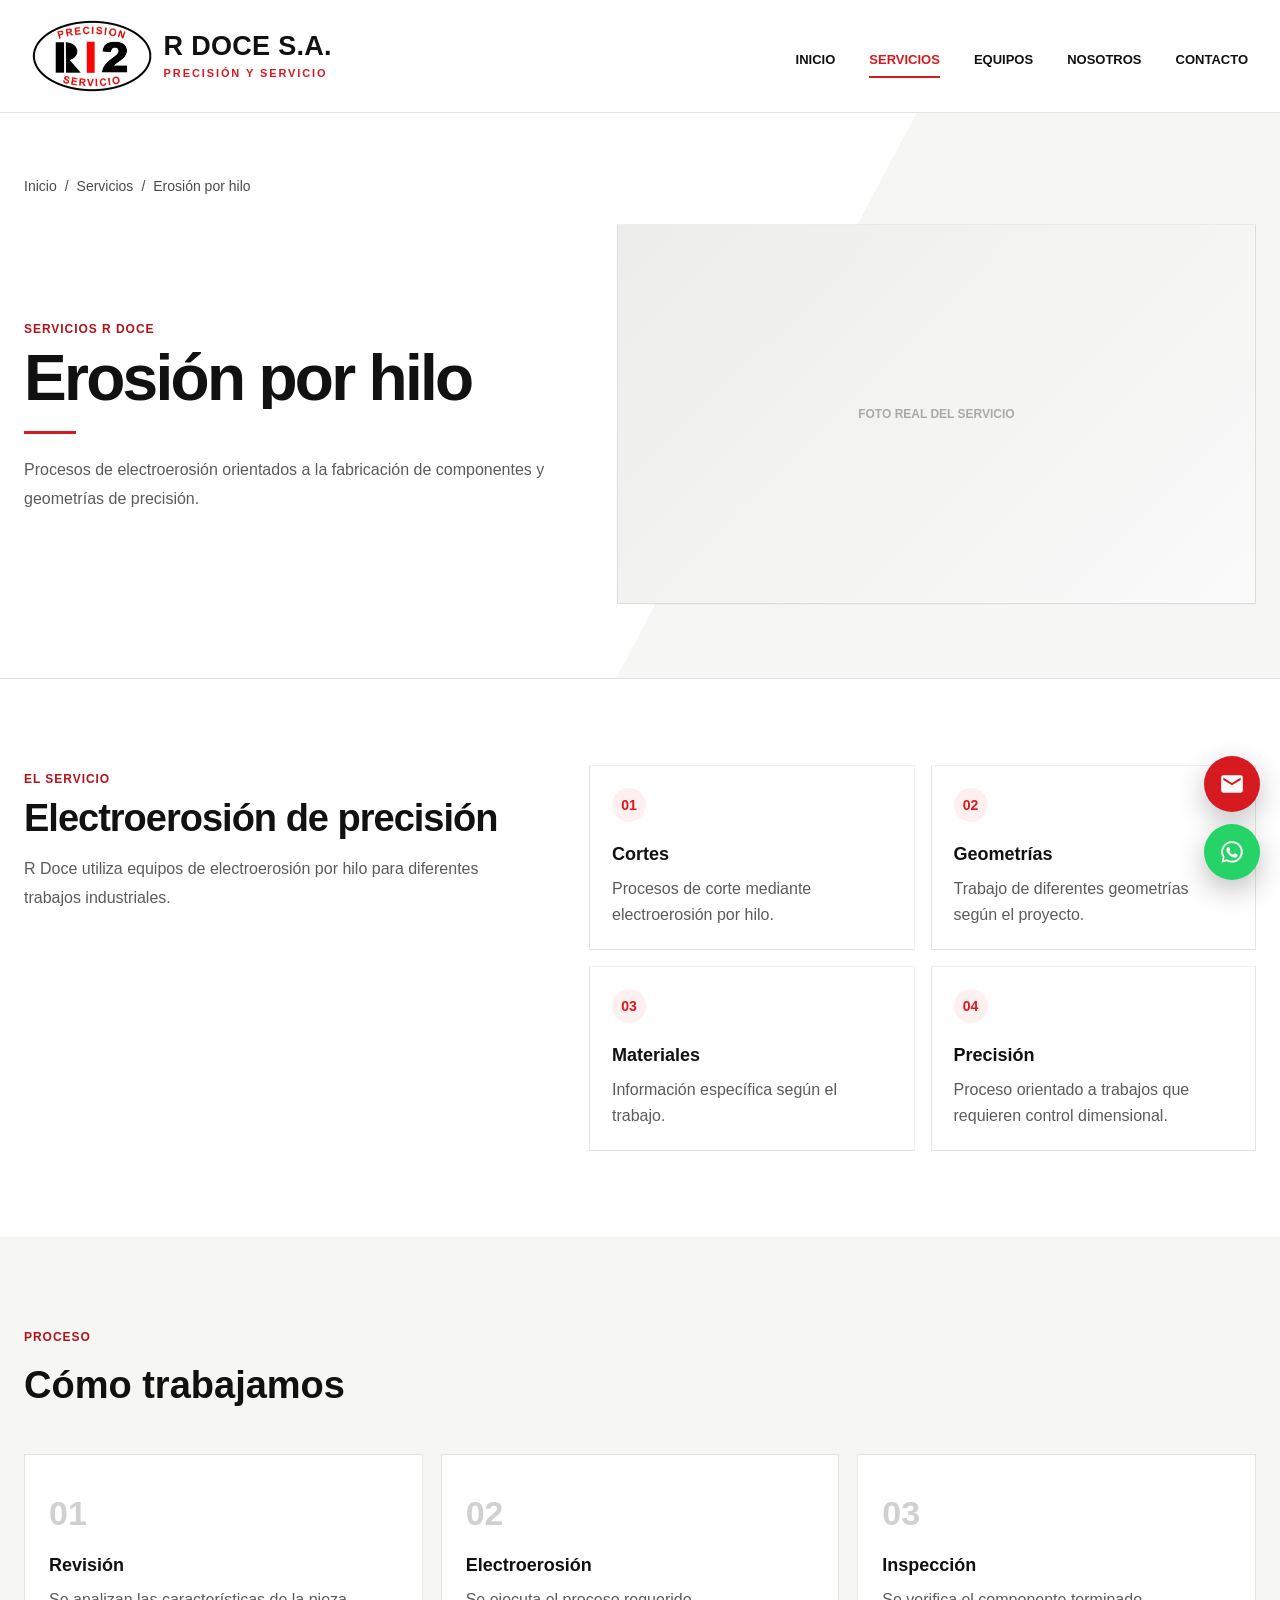
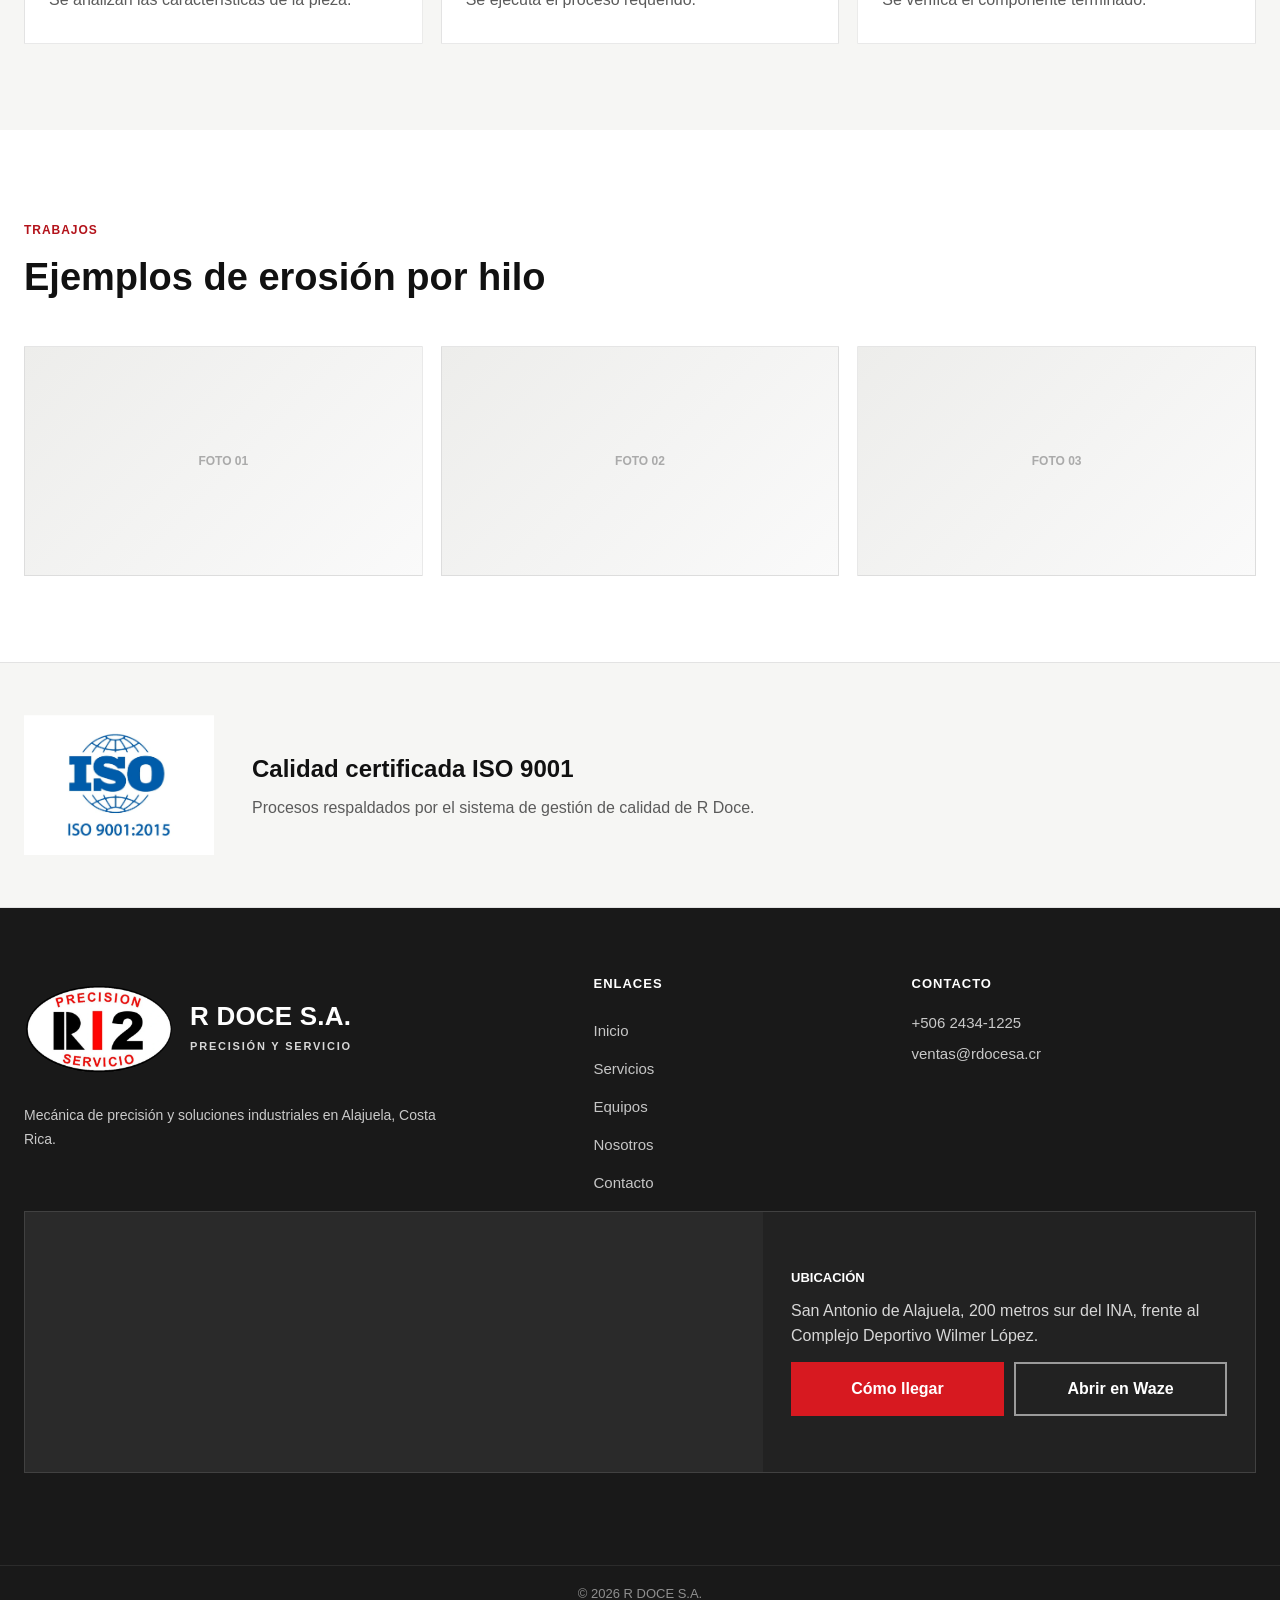
<file: página web R doce/Servicios/Servicio Erosion por Hilo/Servicio_Erosion_Hilo.html>
<!DOCTYPE html>
<html lang="es">

<head>

    <meta charset="UTF-8">

    <meta
        name="viewport"
        content="width=device-width, initial-scale=1.0"
    >

    <title>
        Erosión por Hilo | R Doce Costa Rica
    </title>

    <meta
        name="description"
        content="Servicio de erosión por hilo y electroerosión de precisión de R Doce en Costa Rica."
    >

    <link
        rel="canonical"
        href="https://rdocesa.cr/servicios/erosion-por-hilo/"
    >

    <link
        rel="stylesheet"
        href="Servicio_Erosion_Hilos.css?v=2026112302"
    >
<link rel="stylesheet" href="../../movil.css?v=2026112302">
<link rel="preload" href="../../animaciones.js?v=2026112302" as="script">
<link rel="preload" href="../../interacciones.js?v=2026112302" as="script">
<script>(function(d){if(window.matchMedia&&matchMedia("(prefers-reduced-motion: reduce)").matches)return;d.classList.add("rd-cargando");setTimeout(function(){d.classList.remove("rd-cargando")},1500)})(document.documentElement)</script>

</head>


<body>


<header class="site-header">

    <div class="header-container">

        <a class="brand" href="../../Home/Index.html">

            <img
                src="../../img/r12-logo.webp"
                alt="R Doce"
                class="brand-logo"
            >

            <span class="brand-text">
                <strong>R DOCE S.A.</strong>
                <small>PRECISIÓN Y SERVICIO</small>
            </span>

        </a>

        <button class="menu-button">☰</button>

        <nav class="main-nav">

            <a href="../../Home/Index.html" data-nav="inicio">INICIO</a>
            <a href="../Servicios.html" data-nav="servicios">SERVICIOS</a>
            <a href="../../Equipo/Equipos.html" data-nav="equipos">EQUIPOS</a>
            <a href="../../Nosotros/Nosotros.html" data-nav="nosotros">NOSOTROS</a>
            <a href="../../Contacto/Contacto.html" data-nav="contacto">CONTACTO</a>

        </nav>

    </div>

</header>


<main>


<section class="service-hero">

    <div class="container">

        <nav class="breadcrumb">

            <a href="../../Home/Index.html">Inicio</a>
            <span>/</span>
            <a href="../Servicios.html">Servicios</a>
            <span>/</span>
            <span>Erosión por hilo</span>

        </nav>


        <div class="service-hero-grid">

            <div>

                <span class="eyebrow">
                    SERVICIOS R DOCE
                </span>

                <h1>
                    Erosión por hilo
                </h1>

                <div class="red-line"></div>

                <p>
                    Procesos de electroerosión
                    orientados a la fabricación
                    de componentes y geometrías
                    de precisión.
                </p>

            </div>


            <div class="image-slot service-hero-image">
                FOTO REAL DEL SERVICIO
            </div>

        </div>

    </div>

</section>


<section class="section">

    <div class="container overview-grid">

        <div class="overview-copy">

            <span class="section-label">
                EL SERVICIO
            </span>

            <h2>
                Electroerosión de precisión
            </h2>

            <p>
                R Doce utiliza equipos
                de electroerosión por hilo
                para diferentes trabajos industriales.
            </p>

        </div>


        <div class="feature-grid">

            <article class="feature">
                <span>01</span>
                <h3>Cortes</h3>
                <p>
                    Procesos de corte mediante
                    electroerosión por hilo.
                </p>
            </article>

            <article class="feature">
                <span>02</span>
                <h3>Geometrías</h3>
                <p>
                    Trabajo de diferentes geometrías
                    según el proyecto.
                </p>
            </article>

            <article class="feature">
                <span>03</span>
                <h3>Materiales</h3>
                <p>
                    Información específica
                    según el trabajo.
                </p>
            </article>

            <article class="feature">
                <span>04</span>
                <h3>Precisión</h3>
                <p>
                    Proceso orientado
                    a trabajos que requieren
                    control dimensional.
                </p>
            </article>

        </div>

    </div>

</section>


<section class="section section-soft">

    <div class="container">

        <div class="section-heading">
            <span class="section-label">PROCESO</span>
            <h2>Cómo trabajamos</h2>
        </div>

        <div class="process-grid">

            <article class="process-card">
                <span>01</span>
                <h3>Revisión</h3>
                <p>
                    Se analizan las características
                    de la pieza.
                </p>
            </article>

            <article class="process-card">
                <span>02</span>
                <h3>Electroerosión</h3>
                <p>
                    Se ejecuta el proceso requerido.
                </p>
            </article>

            <article class="process-card">
                <span>03</span>
                <h3>Inspección</h3>
                <p>
                    Se verifica el componente terminado.
                </p>
            </article>

        </div>

    </div>

</section>


<section class="section">

    <div class="container">

        <div class="section-heading">
            <span class="section-label">TRABAJOS</span>
            <h2>Ejemplos de erosión por hilo</h2>
        </div>

        <div class="examples-grid">
            <div class="image-slot">FOTO 01</div>
            <div class="image-slot">FOTO 02</div>
            <div class="image-slot">FOTO 03</div>
        </div>

    </div>

</section>


<section class="quality-band">

    <div class="container quality-grid">

        <div class="quality-box">
            <img
                src="../../img/certificacion/iso-9001.webp"
                alt="ISO 9001"
            >
        </div>

        <div>
            <h2>Calidad certificada ISO 9001</h2>
            <p>
                Procesos respaldados
                por el sistema de gestión
                de calidad de R Doce.
            </p>
        </div>

    </div>

</section>


</main>


<footer class="site-footer">

    <div class="container footer-grid">

        <div class="footer-brand">

            <div class="footer-brand-line">

                <img
                    src="../../img/r12-logo.webp"
                    alt="Logo de R Doce S.A. Precisión y Servicio"
                    class="footer-logo"
                >

                <div>

                    <strong>
                        R DOCE S.A.
                    </strong>

                    <span>
                        PRECISIÓN Y SERVICIO
                    </span>

                </div>

            </div>

            <p>
                Mecánica de precisión y soluciones
                industriales en Alajuela, Costa Rica.
            </p>

        </div>


        <nav class="footer-links" aria-label="Enlaces del pie de página">

            <h2>
                ENLACES
            </h2>

            <a href="../../Home/Index.html">Inicio</a>
            <a href="../Servicios.html">Servicios</a>
            <a href="../../Equipo/Equipos.html">Equipos</a>
            <a href="../../Nosotros/Nosotros.html">Nosotros</a>
            <a href="../../Contacto/Contacto.html">Contacto</a>

        </nav>


        <div class="footer-contact">

            <h2>
                CONTACTO
            </h2>

            <p>
                <a class="footer-contact-link" href="tel:+50624341225">+506 2434-1225</a>
            </p>

            <p>
                <a class="footer-contact-link" href="mailto:ventas@rdocesa.cr" data-email data-email-subject="Consulta - Erosión por hilo">ventas@rdocesa.cr</a>
            </p>

        </div>

    </div>


    <div class="container footer-mapa">

        <div class="mapa mapa-oscuro" data-mapa>

            <div class="mapa-marco">

                <p class="mapa-aviso" role="status">
                    Cargando mapa…
                </p>

                <button type="button" class="mapa-activar" hidden>
                    Tocar para mover el mapa
                </button>

            </div>

            <div class="mapa-info">

                <h2>
                    UBICACIÓN
                </h2>

                <p class="mapa-direccion">
                    San Antonio de Alajuela, 200 metros sur del INA,
                    frente al Complejo Deportivo Wilmer López.
                </p>

                <div class="mapa-acciones">

                    <a
                        class="mapa-btn mapa-btn-principal"
                        data-mapa-ir
                        href="https://www.google.com/maps/dir/?api=1&amp;destination=9.996336,-84.241598"
                        target="_blank"
                        rel="noopener noreferrer"
                    >
                        Cómo llegar
                    </a>

                    <a
                        class="mapa-btn"
                        data-link="waze"
                        href="https://waze.com/ul/hd1u0g5c0u"
                        target="_blank"
                        rel="noopener noreferrer"
                    >
                        Abrir en Waze
                    </a>

                </div>

            </div>

        </div>

    </div>


    <div class="footer-bottom">

        © <span data-year></span>
        R DOCE S.A.

    </div>

</footer>


<script src="../../config.js?v=2026112302"></script>
<script src="Servicio_Erosion_Hilo.js?v=2026112302"></script>

</body>

</html>
</file>
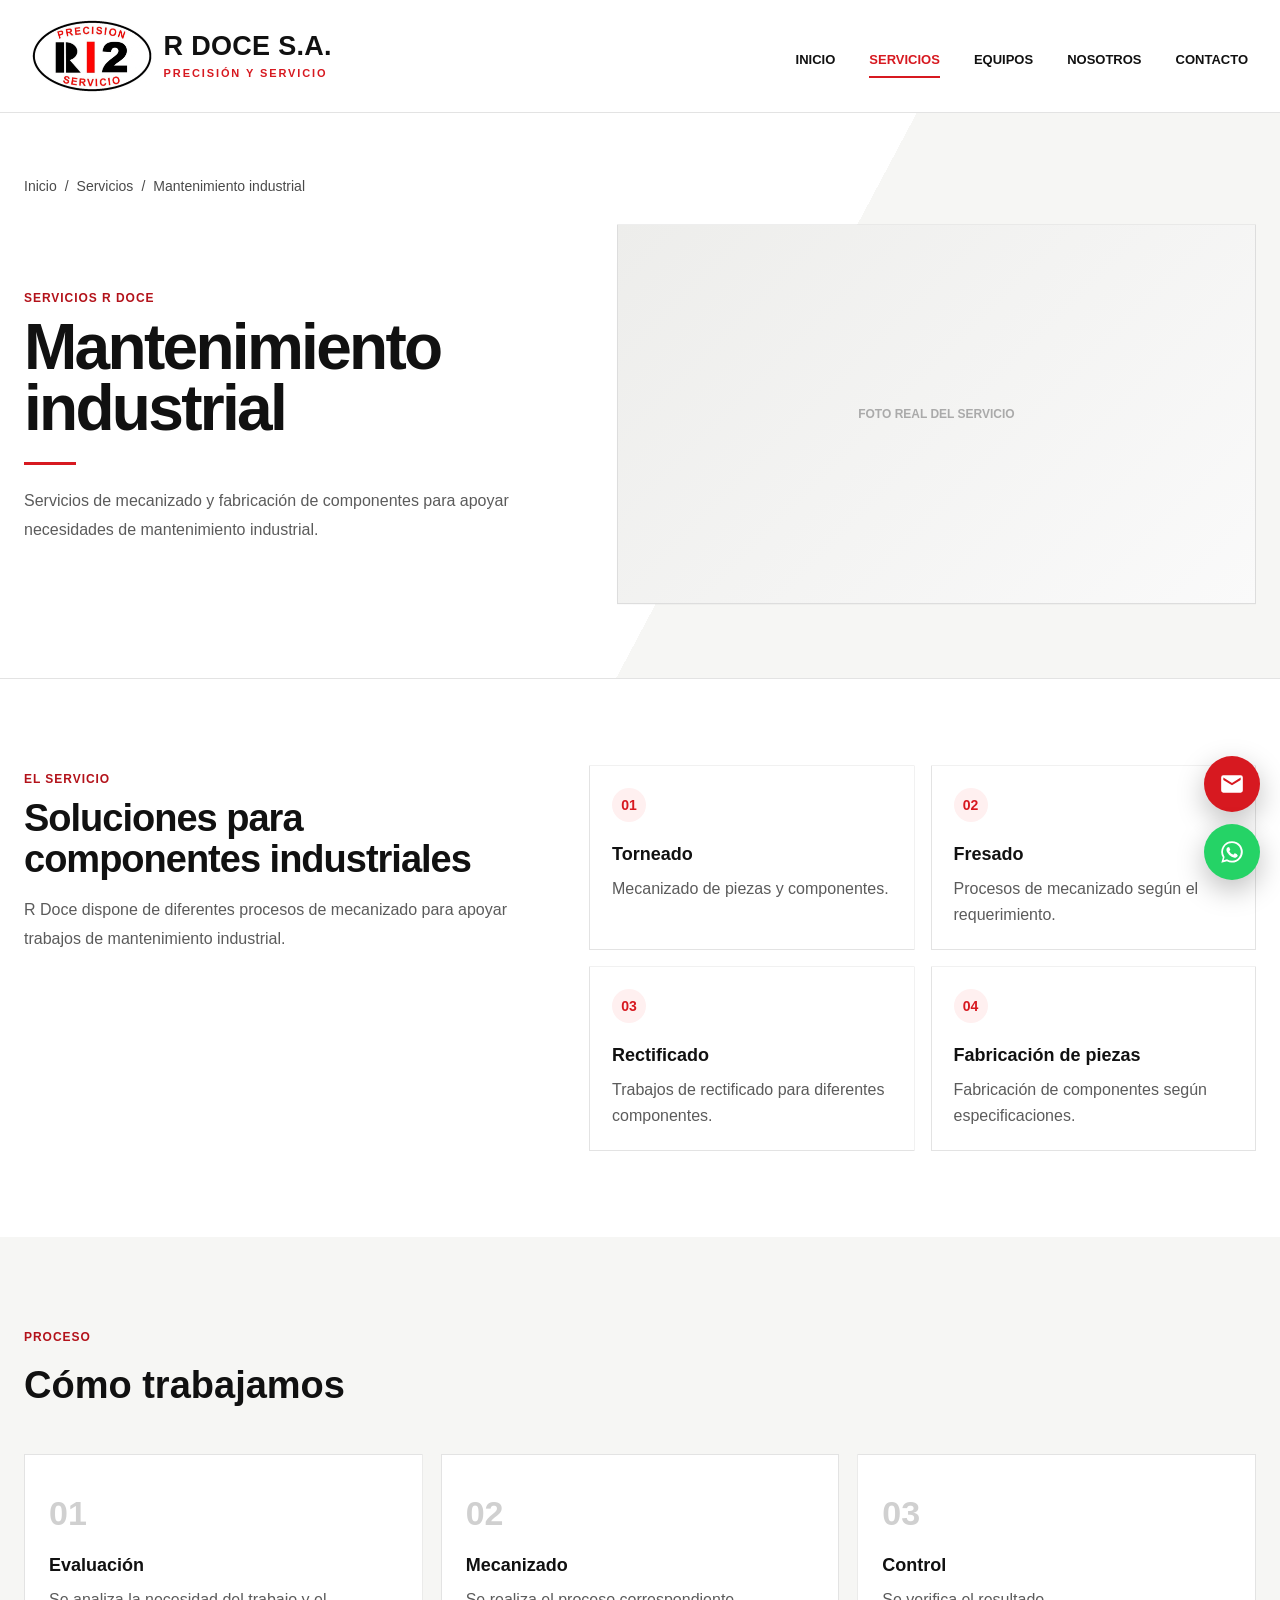
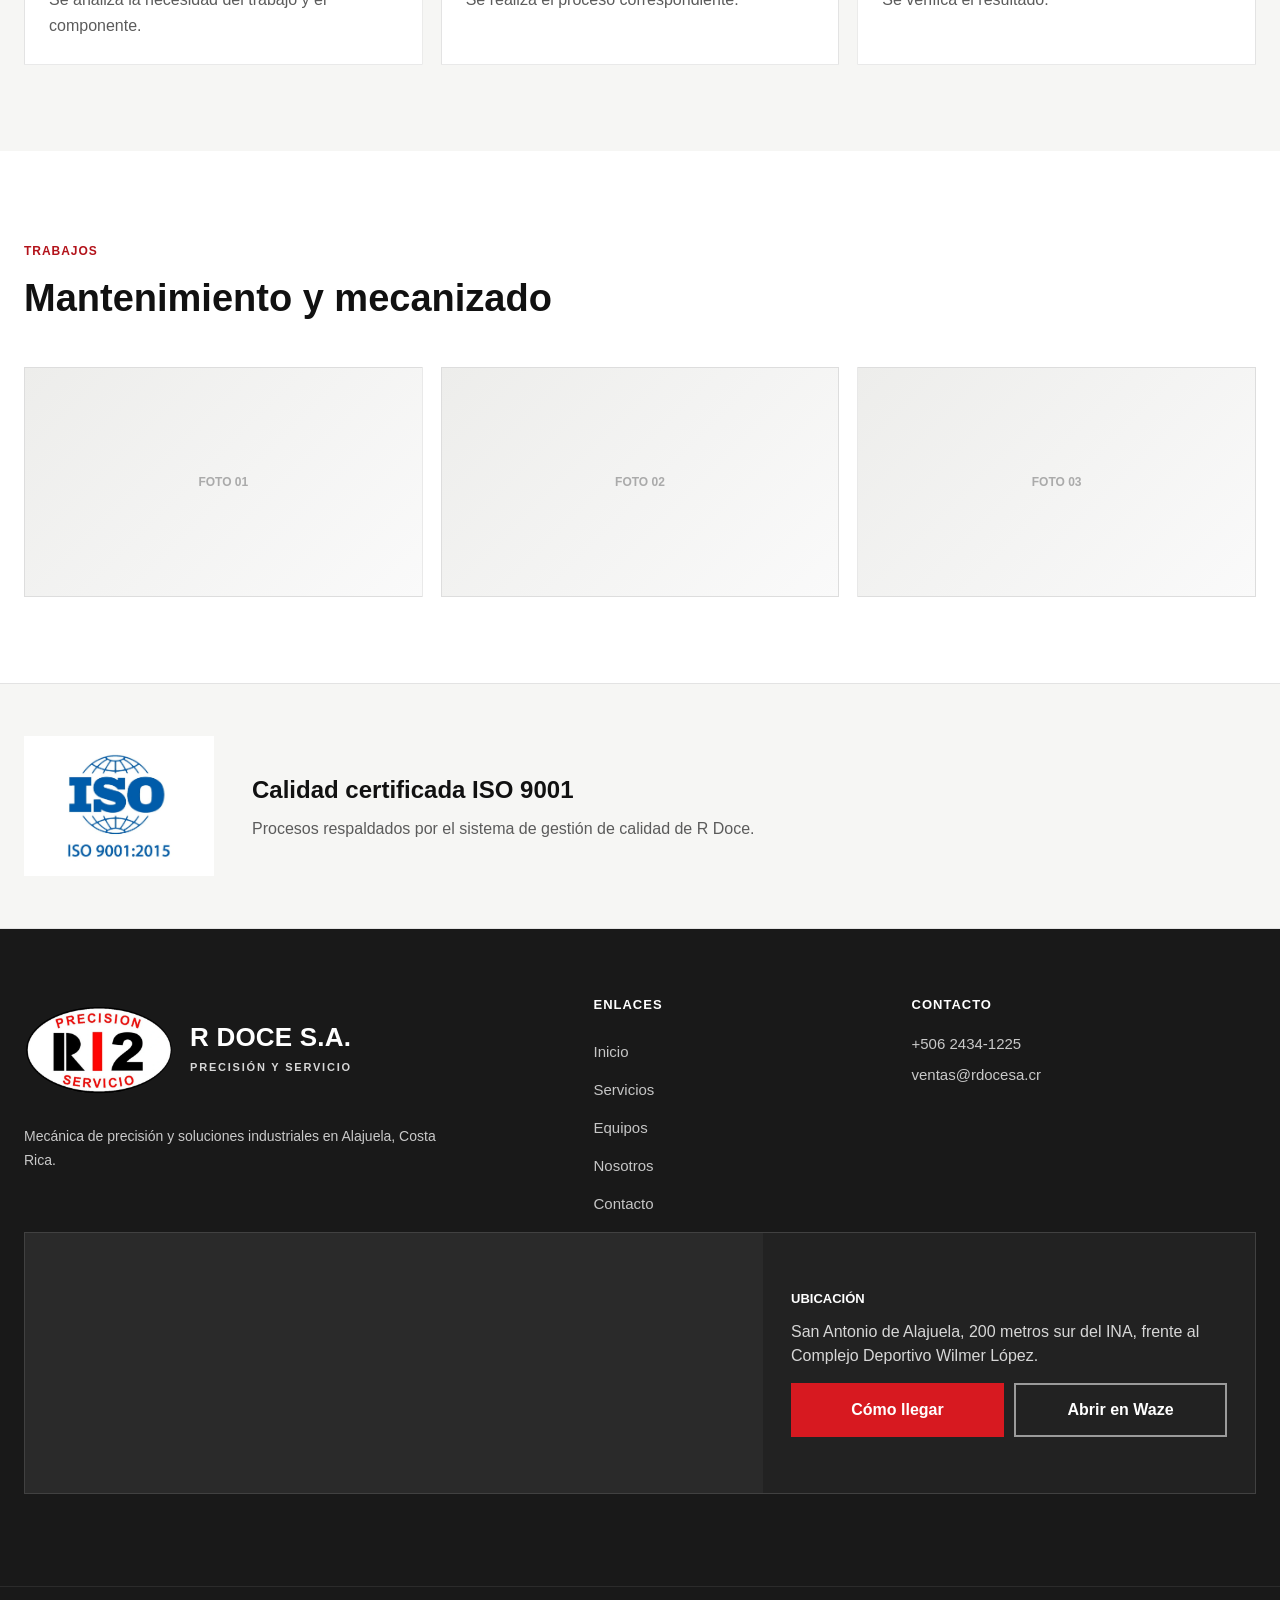
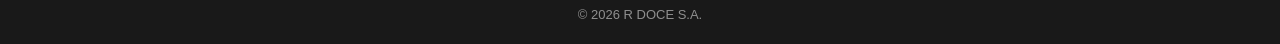
<file: página web R doce/Servicios/Servicio Manteniento Industrial/Servicio_Mantenimiento_Industrial.html>
<!DOCTYPE html>
<html lang="es">

<head>

    <meta charset="UTF-8">

    <meta
        name="viewport"
        content="width=device-width, initial-scale=1.0"
    >

    <title>
        Mantenimiento Industrial y Mecanizado | R Doce Costa Rica
    </title>

    <meta
        name="description"
        content="Servicios de mantenimiento industrial, torneado, fresado, rectificado y fabricación de componentes de R Doce."
    >

    <link
        rel="canonical"
        href="https://rdocesa.cr/servicios/mantenimiento-industrial/"
    >

    <link
        rel="stylesheet"
        href="Servicio_Mantenimiento_Industrial.css?v=2026112302"
    >
<link rel="stylesheet" href="../../movil.css?v=2026112302">
<link rel="preload" href="../../animaciones.js?v=2026112302" as="script">
<link rel="preload" href="../../interacciones.js?v=2026112302" as="script">
<script>(function(d){if(window.matchMedia&&matchMedia("(prefers-reduced-motion: reduce)").matches)return;d.classList.add("rd-cargando");setTimeout(function(){d.classList.remove("rd-cargando")},1500)})(document.documentElement)</script>

</head>


<body>


<header class="site-header">

    <div class="header-container">

        <a class="brand" href="../../Home/Index.html">

            <img
                src="../../img/r12-logo.webp"
                alt="R Doce"
                class="brand-logo"
            >

            <span class="brand-text">
                <strong>R DOCE S.A.</strong>
                <small>PRECISIÓN Y SERVICIO</small>
            </span>

        </a>

        <button class="menu-button">☰</button>

        <nav class="main-nav">
            <a href="../../Home/Index.html" data-nav="inicio">INICIO</a>
            <a href="../Servicios.html" data-nav="servicios">SERVICIOS</a>
            <a href="../../Equipo/Equipos.html" data-nav="equipos">EQUIPOS</a>
            <a href="../../Nosotros/Nosotros.html" data-nav="nosotros">NOSOTROS</a>
            <a href="../../Contacto/Contacto.html" data-nav="contacto">CONTACTO</a>
        </nav>

    </div>

</header>


<main>


<section class="service-hero">

    <div class="container">

        <nav class="breadcrumb">
            <a href="../../Home/Index.html">Inicio</a>
            <span>/</span>
            <a href="../Servicios.html">Servicios</a>
            <span>/</span>
            <span>Mantenimiento industrial</span>
        </nav>


        <div class="service-hero-grid">

            <div>

                <span class="eyebrow">
                    SERVICIOS R DOCE
                </span>

                <h1>
                    Mantenimiento industrial
                </h1>

                <div class="red-line"></div>

                <p>
                    Servicios de mecanizado
                    y fabricación de componentes
                    para apoyar necesidades
                    de mantenimiento industrial.
                </p>

            </div>


            <div class="image-slot service-hero-image">
                FOTO REAL DEL SERVICIO
            </div>

        </div>

    </div>

</section>


<section class="section">

    <div class="container overview-grid">

        <div class="overview-copy">

            <span class="section-label">
                EL SERVICIO
            </span>

            <h2>
                Soluciones para componentes industriales
            </h2>

            <p>
                R Doce dispone de diferentes
                procesos de mecanizado para apoyar
                trabajos de mantenimiento industrial.
            </p>

        </div>


        <div class="feature-grid">

            <article class="feature">
                <span>01</span>
                <h3>Torneado</h3>
                <p>Mecanizado de piezas y componentes.</p>
            </article>

            <article class="feature">
                <span>02</span>
                <h3>Fresado</h3>
                <p>
                    Procesos de mecanizado
                    según el requerimiento.
                </p>
            </article>

            <article class="feature">
                <span>03</span>
                <h3>Rectificado</h3>
                <p>
                    Trabajos de rectificado
                    para diferentes componentes.
                </p>
            </article>

            <article class="feature">
                <span>04</span>
                <h3>Fabricación de piezas</h3>
                <p>
                    Fabricación de componentes
                    según especificaciones.
                </p>
            </article>

        </div>

    </div>

</section>


<section class="section section-soft">

    <div class="container">

        <div class="section-heading">

            <span class="section-label">
                PROCESO
            </span>

            <h2>
                Cómo trabajamos
            </h2>

        </div>


        <div class="process-grid">

            <article class="process-card">
                <span>01</span>
                <h3>Evaluación</h3>
                <p>
                    Se analiza la necesidad
                    del trabajo y el componente.
                </p>
            </article>

            <article class="process-card">
                <span>02</span>
                <h3>Mecanizado</h3>
                <p>
                    Se realiza el proceso
                    correspondiente.
                </p>
            </article>

            <article class="process-card">
                <span>03</span>
                <h3>Control</h3>
                <p>
                    Se verifica el resultado.
                </p>
            </article>

        </div>

    </div>

</section>


<section class="section">

    <div class="container">

        <div class="section-heading">
            <span class="section-label">TRABAJOS</span>
            <h2>Mantenimiento y mecanizado</h2>
        </div>

        <div class="examples-grid">
            <div class="image-slot">FOTO 01</div>
            <div class="image-slot">FOTO 02</div>
            <div class="image-slot">FOTO 03</div>
        </div>

    </div>

</section>


<section class="quality-band">

    <div class="container quality-grid">

        <div class="quality-box">
            <img
                src="../../img/certificacion/iso-9001.webp"
                alt="ISO 9001"
            >
        </div>

        <div>
            <h2>Calidad certificada ISO 9001</h2>
            <p>
                Procesos respaldados
                por el sistema de gestión
                de calidad de R Doce.
            </p>
        </div>

    </div>

</section>



</main>


<footer class="site-footer">

    <div class="container footer-grid">

        <div class="footer-brand">

            <div class="footer-brand-line">

                <img
                    src="../../img/r12-logo.webp"
                    alt="Logo de R Doce S.A. Precisión y Servicio"
                    class="footer-logo"
                >

                <div>

                    <strong>
                        R DOCE S.A.
                    </strong>

                    <span>
                        PRECISIÓN Y SERVICIO
                    </span>

                </div>

            </div>

            <p>
                Mecánica de precisión y soluciones
                industriales en Alajuela, Costa Rica.
            </p>

        </div>


        <nav class="footer-links" aria-label="Enlaces del pie de página">

            <h2>
                ENLACES
            </h2>

            <a href="../../Home/Index.html">Inicio</a>
            <a href="../Servicios.html">Servicios</a>
            <a href="../../Equipo/Equipos.html">Equipos</a>
            <a href="../../Nosotros/Nosotros.html">Nosotros</a>
            <a href="../../Contacto/Contacto.html">Contacto</a>

        </nav>


        <div class="footer-contact">

            <h2>
                CONTACTO
            </h2>

            <p>
                <a class="footer-contact-link" href="tel:+50624341225">+506 2434-1225</a>
            </p>

            <p>
                <a class="footer-contact-link" href="mailto:ventas@rdocesa.cr" data-email data-email-subject="Consulta - Mantenimiento industrial">ventas@rdocesa.cr</a>
            </p>

        </div>

    </div>


    <div class="container footer-mapa">

        <div class="mapa mapa-oscuro" data-mapa>

            <div class="mapa-marco">

                <p class="mapa-aviso" role="status">
                    Cargando mapa…
                </p>

                <button type="button" class="mapa-activar" hidden>
                    Tocar para mover el mapa
                </button>

            </div>

            <div class="mapa-info">

                <h2>
                    UBICACIÓN
                </h2>

                <p class="mapa-direccion">
                    San Antonio de Alajuela, 200 metros sur del INA,
                    frente al Complejo Deportivo Wilmer López.
                </p>

                <div class="mapa-acciones">

                    <a
                        class="mapa-btn mapa-btn-principal"
                        data-mapa-ir
                        href="https://www.google.com/maps/dir/?api=1&amp;destination=9.996336,-84.241598"
                        target="_blank"
                        rel="noopener noreferrer"
                    >
                        Cómo llegar
                    </a>

                    <a
                        class="mapa-btn"
                        data-link="waze"
                        href="https://waze.com/ul/hd1u0g5c0u"
                        target="_blank"
                        rel="noopener noreferrer"
                    >
                        Abrir en Waze
                    </a>

                </div>

            </div>

        </div>

    </div>


    <div class="footer-bottom">

        © <span data-year></span>
        R DOCE S.A.

    </div>

</footer>


<script src="../../config.js?v=2026112302"></script>
<script src="Servicio_Mantenimiento_Industrial.js?v=2026112302"></script>

</body>

</html>
</file>
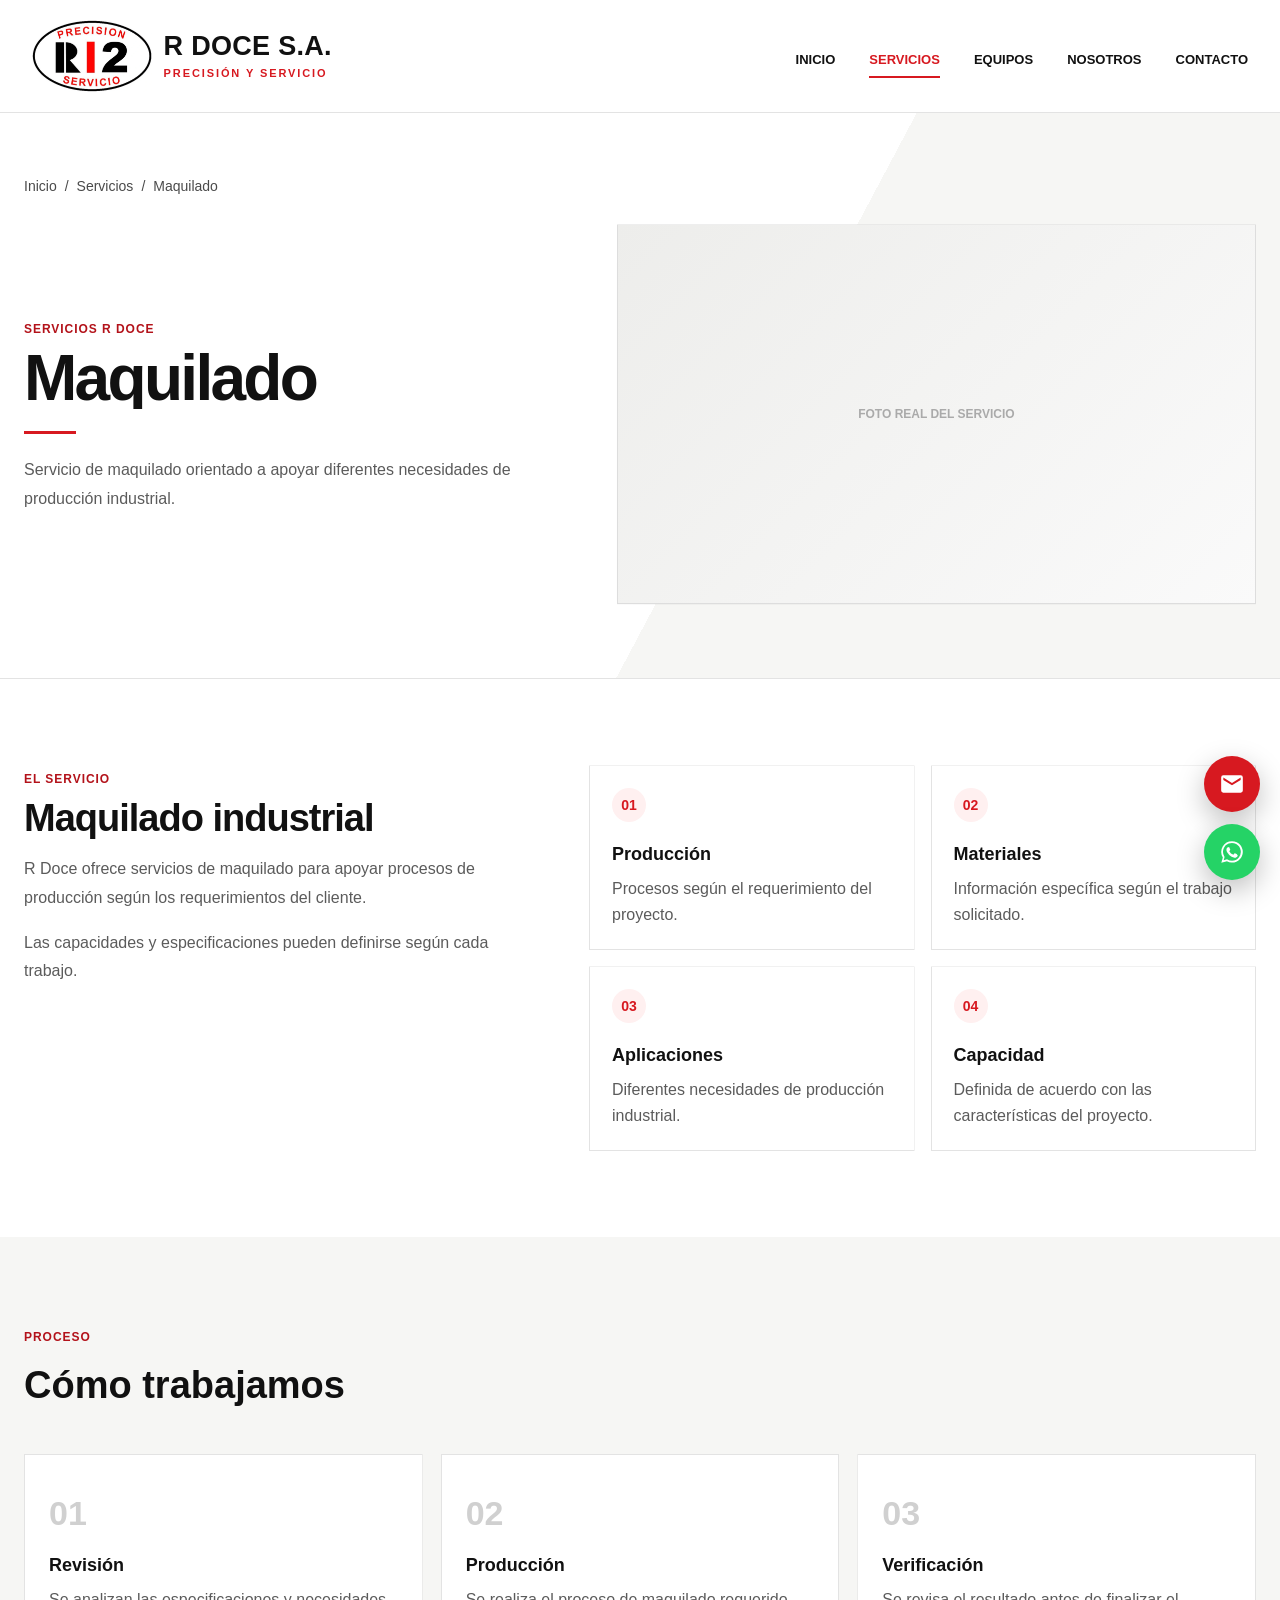
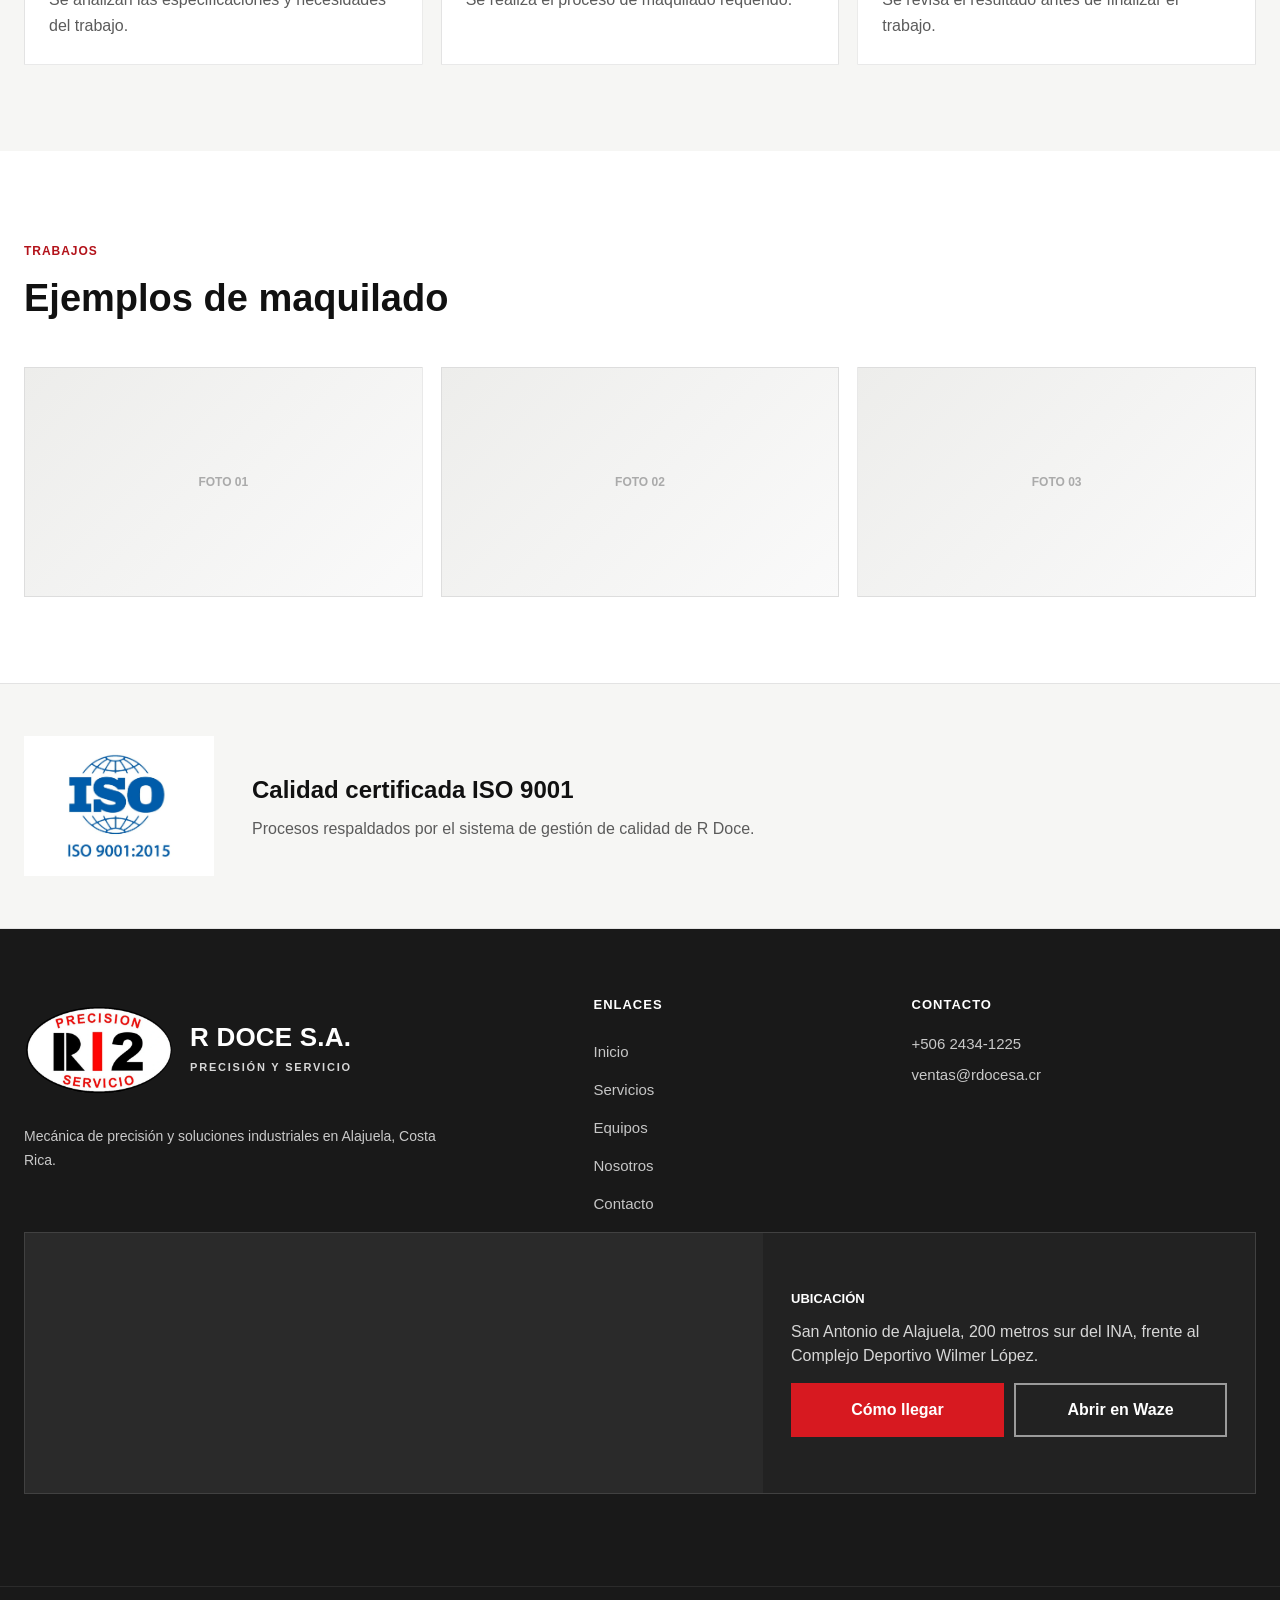
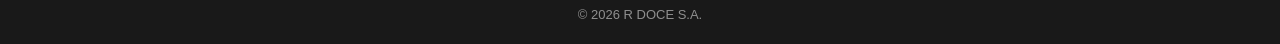
<file: página web R doce/Servicios/Servicio Maquilado/Servicio_Maquilado.html>
<!DOCTYPE html>
<html lang="es">

<head>

    <meta charset="UTF-8">

    <meta
        name="viewport"
        content="width=device-width, initial-scale=1.0"
    >

    <title>
        Maquilado Industrial | R Doce Costa Rica
    </title>

    <meta
        name="description"
        content="Servicio de maquilado de R Doce para necesidades de producción industrial en Costa Rica."
    >

    <meta
        name="robots"
        content="index, follow"
    >

    <link
        rel="canonical"
        href="https://rdocesa.cr/servicios/maquilado/"
    >

    <link
        rel="stylesheet"
        href="Servicio_Maquilado.css?v=2026112302"
    >
<link rel="stylesheet" href="../../movil.css?v=2026112302">
<link rel="preload" href="../../animaciones.js?v=2026112302" as="script">
<link rel="preload" href="../../interacciones.js?v=2026112302" as="script">
<script>(function(d){if(window.matchMedia&&matchMedia("(prefers-reduced-motion: reduce)").matches)return;d.classList.add("rd-cargando");setTimeout(function(){d.classList.remove("rd-cargando")},1500)})(document.documentElement)</script>

</head>


<body>


<header class="site-header">

    <div class="header-container">

        <a class="brand" href="../../Home/Index.html">

            <img
                src="../../img/r12-logo.webp"
                alt="R Doce"
                class="brand-logo"
            >

            <span class="brand-text">

                <strong>
                    R DOCE S.A.
                </strong>

                <small>
                    PRECISIÓN Y SERVICIO
                </small>

            </span>

        </a>


        <button
            class="menu-button"
            type="button"
            aria-label="Abrir menú"
        >
            ☰
        </button>


        <nav class="main-nav">

            <a href="../../Home/Index.html" data-nav="inicio">
                INICIO
            </a>

            <a href="../Servicios.html" data-nav="servicios">
                SERVICIOS
            </a>

            <a href="../../Equipo/Equipos.html" data-nav="equipos">
                EQUIPOS
            </a>

            <a href="../../Nosotros/Nosotros.html" data-nav="nosotros">
                NOSOTROS
            </a>

            <a href="../../Contacto/Contacto.html" data-nav="contacto">
                CONTACTO
            </a>

        </nav>

    </div>

</header>


<main>


<section class="service-hero">

    <div class="container">

        <nav class="breadcrumb">

            <a href="../../Home/Index.html">Inicio</a>

            <span>/</span>

            <a href="../Servicios.html">
                Servicios
            </a>

            <span>/</span>

            <span>
                Maquilado
            </span>

        </nav>


        <div class="service-hero-grid">

            <div>

                <span class="eyebrow">
                    SERVICIOS R DOCE
                </span>

                <h1>
                    Maquilado
                </h1>

                <div class="red-line"></div>

                <p>
                    Servicio de maquilado orientado
                    a apoyar diferentes necesidades
                    de producción industrial.
                </p>

            </div>


            <div class="image-slot service-hero-image">
                FOTO REAL DEL SERVICIO
            </div>

        </div>

    </div>

</section>



<section class="section">

    <div class="container overview-grid">

        <div class="overview-copy">

            <span class="section-label">
                EL SERVICIO
            </span>

            <h2>
                Maquilado industrial
            </h2>

            <p>
                R Doce ofrece servicios de maquilado
                para apoyar procesos de producción
                según los requerimientos del cliente.
            </p>

            <p>
                Las capacidades y especificaciones
                pueden definirse según cada trabajo.
            </p>

        </div>


        <div class="feature-grid">

            <article class="feature">
                <span>01</span>
                <h3>Producción</h3>
                <p>
                    Procesos según el requerimiento
                    del proyecto.
                </p>
            </article>

            <article class="feature">
                <span>02</span>
                <h3>Materiales</h3>
                <p>
                    Información específica
                    según el trabajo solicitado.
                </p>
            </article>

            <article class="feature">
                <span>03</span>
                <h3>Aplicaciones</h3>
                <p>
                    Diferentes necesidades
                    de producción industrial.
                </p>
            </article>

            <article class="feature">
                <span>04</span>
                <h3>Capacidad</h3>
                <p>
                    Definida de acuerdo con
                    las características del proyecto.
                </p>
            </article>

        </div>

    </div>

</section>



<section class="section section-soft">

    <div class="container">

        <div class="section-heading">

            <span class="section-label">
                PROCESO
            </span>

            <h2>
                Cómo trabajamos
            </h2>

        </div>


        <div class="process-grid">

            <article class="process-card">
                <span>01</span>
                <h3>Revisión</h3>
                <p>
                    Se analizan las especificaciones
                    y necesidades del trabajo.
                </p>
            </article>

            <article class="process-card">
                <span>02</span>
                <h3>Producción</h3>
                <p>
                    Se realiza el proceso
                    de maquilado requerido.
                </p>
            </article>

            <article class="process-card">
                <span>03</span>
                <h3>Verificación</h3>
                <p>
                    Se revisa el resultado
                    antes de finalizar el trabajo.
                </p>
            </article>

        </div>

    </div>

</section>



<section class="section">

    <div class="container">

        <div class="section-heading">

            <span class="section-label">
                TRABAJOS
            </span>

            <h2>
                Ejemplos de maquilado
            </h2>

        </div>

        <div class="examples-grid">

            <div class="image-slot">FOTO 01</div>
            <div class="image-slot">FOTO 02</div>
            <div class="image-slot">FOTO 03</div>

        </div>

    </div>

</section>



<section class="quality-band">

    <div class="container quality-grid">

        <div class="quality-box">

            <img
                src="../../img/certificacion/iso-9001.webp"
                alt="Certificación ISO 9001"
            >

        </div>

        <div>

            <h2>
                Calidad certificada ISO 9001
            </h2>

            <p>
                Procesos respaldados por
                el sistema de gestión
                de calidad de R Doce.
            </p>

        </div>

    </div>

</section>



</main>


<footer class="site-footer">

    <div class="container footer-grid">

        <div class="footer-brand">

            <div class="footer-brand-line">

                <img
                    src="../../img/r12-logo.webp"
                    alt="Logo de R Doce S.A. Precisión y Servicio"
                    class="footer-logo"
                >

                <div>

                    <strong>
                        R DOCE S.A.
                    </strong>

                    <span>
                        PRECISIÓN Y SERVICIO
                    </span>

                </div>

            </div>

            <p>
                Mecánica de precisión y soluciones
                industriales en Alajuela, Costa Rica.
            </p>

        </div>


        <nav class="footer-links" aria-label="Enlaces del pie de página">

            <h2>
                ENLACES
            </h2>

            <a href="../../Home/Index.html">Inicio</a>
            <a href="../Servicios.html">Servicios</a>
            <a href="../../Equipo/Equipos.html">Equipos</a>
            <a href="../../Nosotros/Nosotros.html">Nosotros</a>
            <a href="../../Contacto/Contacto.html">Contacto</a>

        </nav>


        <div class="footer-contact">

            <h2>
                CONTACTO
            </h2>

            <p>
                <a class="footer-contact-link" href="tel:+50624341225">+506 2434-1225</a>
            </p>

            <p>
                <a class="footer-contact-link" href="mailto:ventas@rdocesa.cr" data-email data-email-subject="Consulta - Maquilado">ventas@rdocesa.cr</a>
            </p>

        </div>

    </div>


    <div class="container footer-mapa">

        <div class="mapa mapa-oscuro" data-mapa>

            <div class="mapa-marco">

                <p class="mapa-aviso" role="status">
                    Cargando mapa…
                </p>

                <button type="button" class="mapa-activar" hidden>
                    Tocar para mover el mapa
                </button>

            </div>

            <div class="mapa-info">

                <h2>
                    UBICACIÓN
                </h2>

                <p class="mapa-direccion">
                    San Antonio de Alajuela, 200 metros sur del INA,
                    frente al Complejo Deportivo Wilmer López.
                </p>

                <div class="mapa-acciones">

                    <a
                        class="mapa-btn mapa-btn-principal"
                        data-mapa-ir
                        href="https://www.google.com/maps/dir/?api=1&amp;destination=9.996336,-84.241598"
                        target="_blank"
                        rel="noopener noreferrer"
                    >
                        Cómo llegar
                    </a>

                    <a
                        class="mapa-btn"
                        data-link="waze"
                        href="https://waze.com/ul/hd1u0g5c0u"
                        target="_blank"
                        rel="noopener noreferrer"
                    >
                        Abrir en Waze
                    </a>

                </div>

            </div>

        </div>

    </div>


    <div class="footer-bottom">

        © <span data-year></span>
        R DOCE S.A.

    </div>

</footer>


<script src="../../config.js?v=2026112302"></script>
<script src="Servicio_Maquilado.js?v=2026112302"></script>

</body>

</html>
</file>
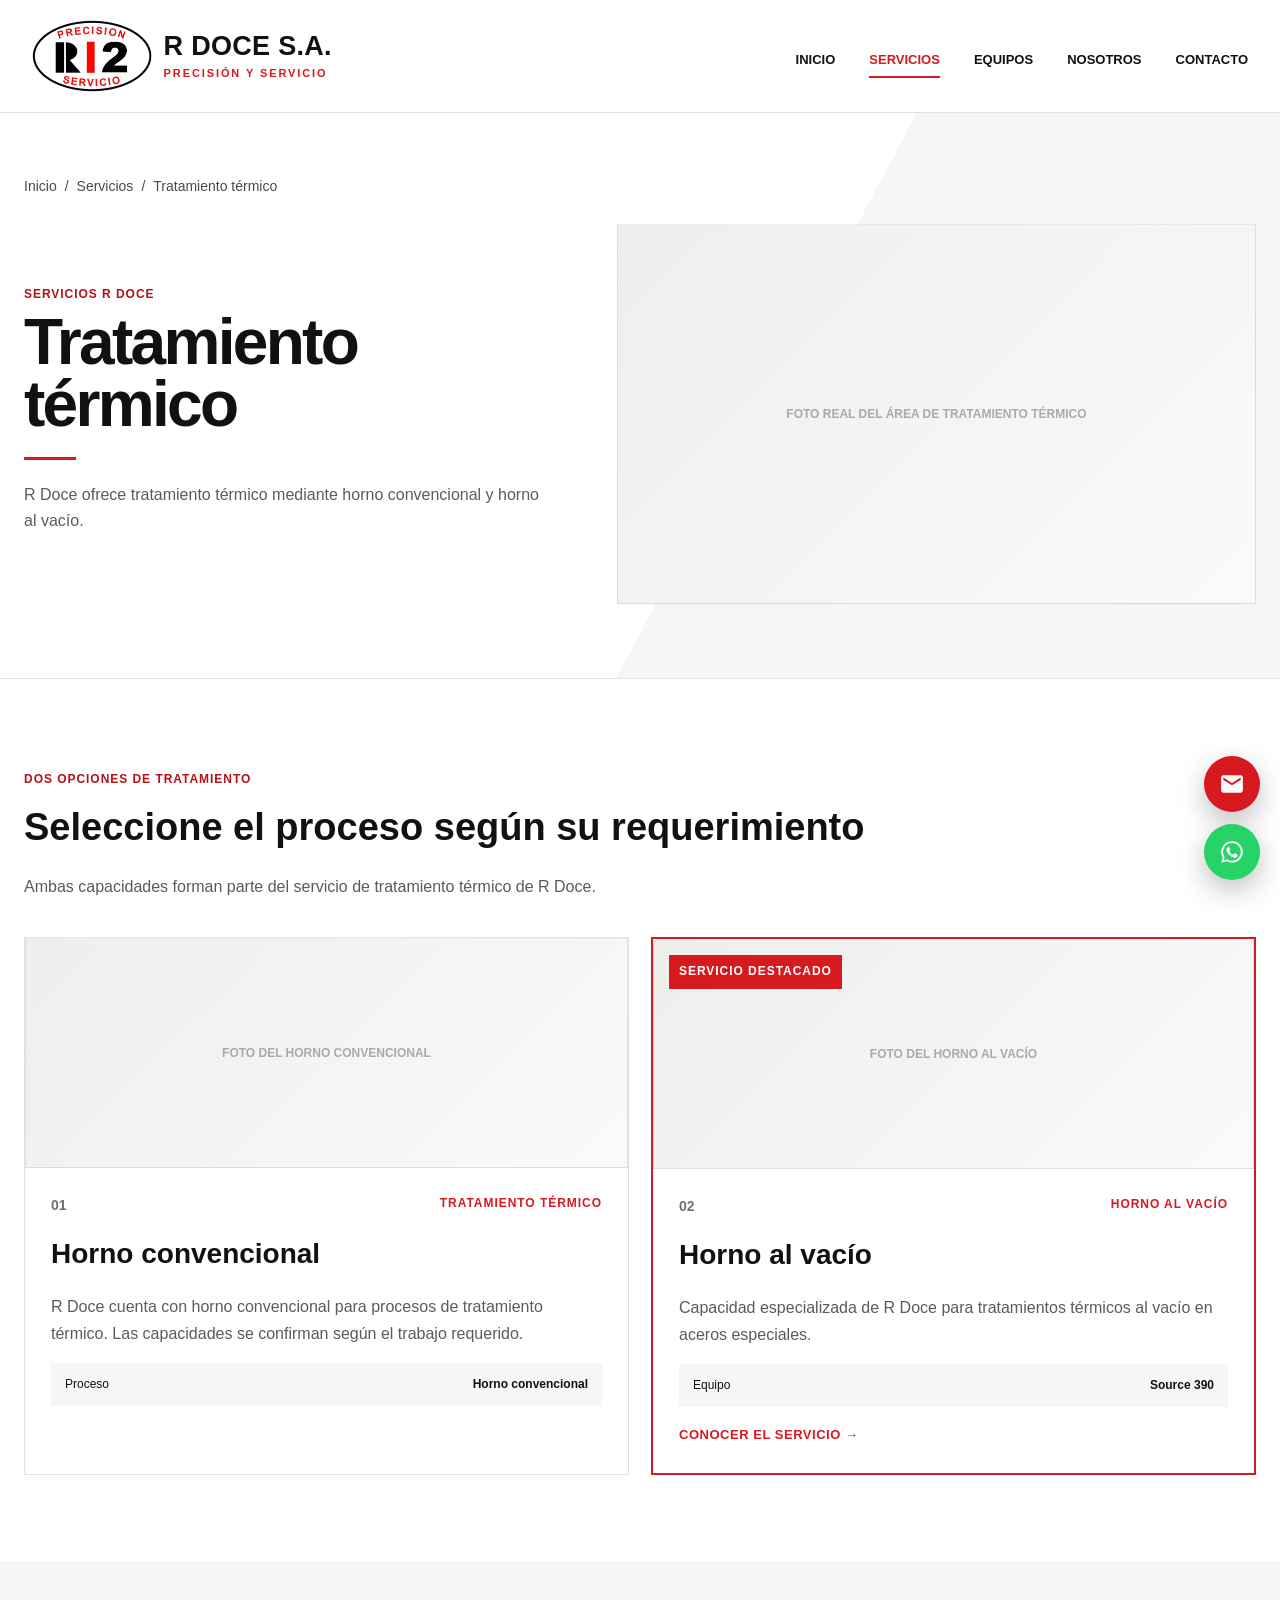
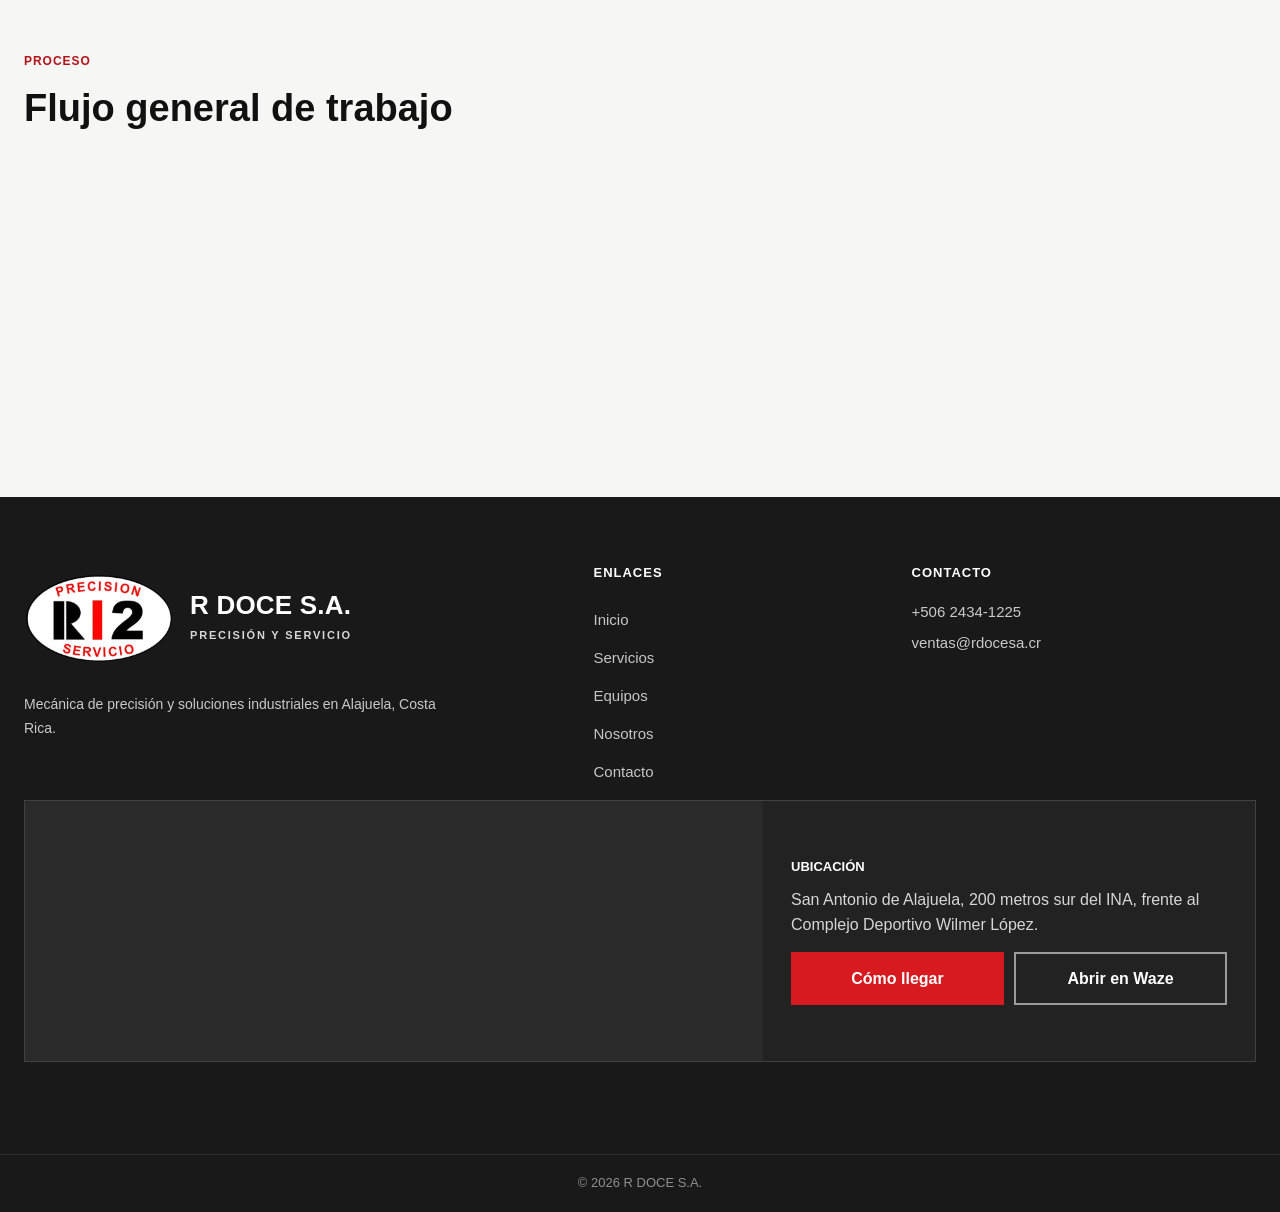
<file: página web R doce/Servicios/Servicio Tratamiento Termico/Servicio_Tratamiento_Termico.html>
<!DOCTYPE html>
<html lang="es">

<head>

    <meta charset="UTF-8">

    <meta
        name="viewport"
        content="width=device-width, initial-scale=1.0"
    >

    <title>
        Tratamiento Térmico | Horno Convencional y Horno al Vacío | R Doce
    </title>

    <meta
        name="description"
        content="R Doce ofrece tratamiento térmico mediante horno convencional y horno al vacío en Costa Rica."
    >

    <link
        rel="canonical"
        href="https://rdocesa.cr/servicios/tratamiento-termico/"
    >

    <link
        rel="stylesheet"
        href="Servicio_Tratamiento_Termico.css?v=2026112302"
    >
<link rel="stylesheet" href="../../movil.css?v=2026112302">
<link rel="preload" href="../../animaciones.js?v=2026112302" as="script">
<link rel="preload" href="../../interacciones.js?v=2026112302" as="script">
<script>(function(d){if(window.matchMedia&&matchMedia("(prefers-reduced-motion: reduce)").matches)return;d.classList.add("rd-cargando");setTimeout(function(){d.classList.remove("rd-cargando")},1500)})(document.documentElement)</script>

</head>


<body>


<header class="site-header">

    <div class="header-container">

        <a class="brand" href="../../Home/Index.html">

            <img
                src="../../img/r12-logo.webp"
                alt="R Doce"
                class="brand-logo"
            >

            <span class="brand-text">
                <strong>R DOCE S.A.</strong>
                <small>PRECISIÓN Y SERVICIO</small>
            </span>

        </a>


        <button class="menu-button">
            ☰
        </button>


        <nav class="main-nav">

            <a href="../../Home/Index.html" data-nav="inicio">INICIO</a>
            <a href="../Servicios.html" data-nav="servicios">SERVICIOS</a>
            <a href="../../Equipo/Equipos.html" data-nav="equipos">EQUIPOS</a>
            <a href="../../Nosotros/Nosotros.html" data-nav="nosotros">NOSOTROS</a>
            <a href="../../Contacto/Contacto.html" data-nav="contacto">CONTACTO</a>

        </nav>

    </div>

</header>


<main>


<section class="thermal-hero">

    <div class="container">

        <nav class="breadcrumb">

            <a href="../../Home/Index.html">Inicio</a>
            <span>/</span>
            <a href="../Servicios.html">Servicios</a>
            <span>/</span>
            <span>Tratamiento térmico</span>

        </nav>


        <div class="thermal-hero-grid">

            <div>

                <span class="eyebrow">
                    SERVICIOS R DOCE
                </span>

                <h1>
                    Tratamiento térmico
                </h1>

                <div class="red-line"></div>

                <p>
                    R Doce ofrece tratamiento térmico
                    mediante horno convencional
                    y horno al vacío.
                </p>

            </div>


            <div class="image-slot thermal-hero-image">
                FOTO REAL DEL ÁREA
                DE TRATAMIENTO TÉRMICO
            </div>

        </div>

    </div>

</section>



<section class="section">

    <div class="container">

        <div class="section-heading">

            <span class="section-label">
                DOS OPCIONES DE TRATAMIENTO
            </span>

            <h2>
                Seleccione el proceso
                según su requerimiento
            </h2>

            <p>
                Ambas capacidades forman parte
                del servicio de tratamiento
                térmico de R Doce.
            </p>

        </div>


        <div class="thermal-options">


            <article class="thermal-card">

                <div class="image-slot thermal-image">
                    FOTO DEL HORNO CONVENCIONAL
                </div>


                <div class="thermal-body">

                    <div class="thermal-top">
                        <span>01</span>
                        <small>TRATAMIENTO TÉRMICO</small>
                    </div>

                    <h2>
                        Horno convencional
                    </h2>

                    <p>
                        R Doce cuenta con horno convencional
                        para procesos de tratamiento térmico.
                        Las capacidades se confirman
                        según el trabajo requerido.
                    </p>

                    <div class="mini-facts">
                        <span>Proceso</span>
                        <strong>Horno convencional</strong>
                    </div>

                </div>

            </article>



            <article class="thermal-card thermal-card-star">

                <div class="star-label">
                    SERVICIO DESTACADO
                </div>

                <div class="image-slot thermal-image">
                    FOTO DEL HORNO AL VACÍO
                </div>


                <div class="thermal-body">

                    <div class="thermal-top">
                        <span>02</span>
                        <small>HORNO AL VACÍO</small>
                    </div>

                    <h2>
                        Horno al vacío
                    </h2>

                    <p>
                        Capacidad especializada
                        de R Doce para tratamientos
                        térmicos al vacío
                        en aceros especiales.
                    </p>

                    <div class="mini-facts">
                        <span>Equipo</span>
                        <strong>Source 390</strong>
                    </div>

                    <a
                        class="star-button"
                        href="Servicio Horno al Vacio/Servicio_Horno_Vacio.html"
                    >
                        CONOCER EL SERVICIO →
                    </a>

                </div>

            </article>


        </div>

    </div>

</section>



<section class="section section-soft">

    <div class="container">

        <div class="section-heading">

            <span class="section-label">
                PROCESO
            </span>

            <h2>
                Flujo general de trabajo
            </h2>

        </div>


        <div class="process-grid">

            <article>
                <span>01</span>
                <h3>Evaluación</h3>
                <p>
                    Se revisan el material
                    y los requerimientos del trabajo.
                </p>
            </article>

            <article>
                <span>02</span>
                <h3>Selección del proceso</h3>
                <p>
                    Se determina el tipo
                    de tratamiento térmico correspondiente.
                </p>
            </article>

            <article>
                <span>03</span>
                <h3>Tratamiento y control</h3>
                <p>
                    Se ejecuta el proceso
                    y se realizan los controles.
                </p>
            </article>

        </div>

    </div>

</section>



</main>


<footer class="site-footer">

    <div class="container footer-grid">

        <div class="footer-brand">

            <div class="footer-brand-line">

                <img
                    src="../../img/r12-logo.webp"
                    alt="Logo de R Doce S.A. Precisión y Servicio"
                    class="footer-logo"
                >

                <div>

                    <strong>
                        R DOCE S.A.
                    </strong>

                    <span>
                        PRECISIÓN Y SERVICIO
                    </span>

                </div>

            </div>

            <p>
                Mecánica de precisión y soluciones
                industriales en Alajuela, Costa Rica.
            </p>

        </div>


        <nav class="footer-links" aria-label="Enlaces del pie de página">

            <h2>
                ENLACES
            </h2>

            <a href="../../Home/Index.html">Inicio</a>
            <a href="../Servicios.html">Servicios</a>
            <a href="../../Equipo/Equipos.html">Equipos</a>
            <a href="../../Nosotros/Nosotros.html">Nosotros</a>
            <a href="../../Contacto/Contacto.html">Contacto</a>

        </nav>


        <div class="footer-contact">

            <h2>
                CONTACTO
            </h2>

            <p>
                <a class="footer-contact-link" href="tel:+50624341225">+506 2434-1225</a>
            </p>

            <p>
                <a class="footer-contact-link" href="mailto:ventas@rdocesa.cr" data-email>ventas@rdocesa.cr</a>
            </p>

        </div>

    </div>


    <div class="container footer-mapa">

        <div class="mapa mapa-oscuro" data-mapa>

            <div class="mapa-marco">

                <p class="mapa-aviso" role="status">
                    Cargando mapa…
                </p>

                <button type="button" class="mapa-activar" hidden>
                    Tocar para mover el mapa
                </button>

            </div>

            <div class="mapa-info">

                <h2>
                    UBICACIÓN
                </h2>

                <p class="mapa-direccion">
                    San Antonio de Alajuela, 200 metros sur del INA,
                    frente al Complejo Deportivo Wilmer López.
                </p>

                <div class="mapa-acciones">

                    <a
                        class="mapa-btn mapa-btn-principal"
                        data-mapa-ir
                        href="https://www.google.com/maps/dir/?api=1&amp;destination=9.996336,-84.241598"
                        target="_blank"
                        rel="noopener noreferrer"
                    >
                        Cómo llegar
                    </a>

                    <a
                        class="mapa-btn"
                        data-link="waze"
                        href="https://waze.com/ul/hd1u0g5c0u"
                        target="_blank"
                        rel="noopener noreferrer"
                    >
                        Abrir en Waze
                    </a>

                </div>

            </div>

        </div>

    </div>


    <div class="footer-bottom">

        © <span data-year></span>
        R DOCE S.A.

    </div>

</footer>


<script src="../../config.js?v=2026112302"></script>
<script src="Servicio_Tratamiento_Termico.js?v=2026112302"></script>

</body>

</html>
</file>
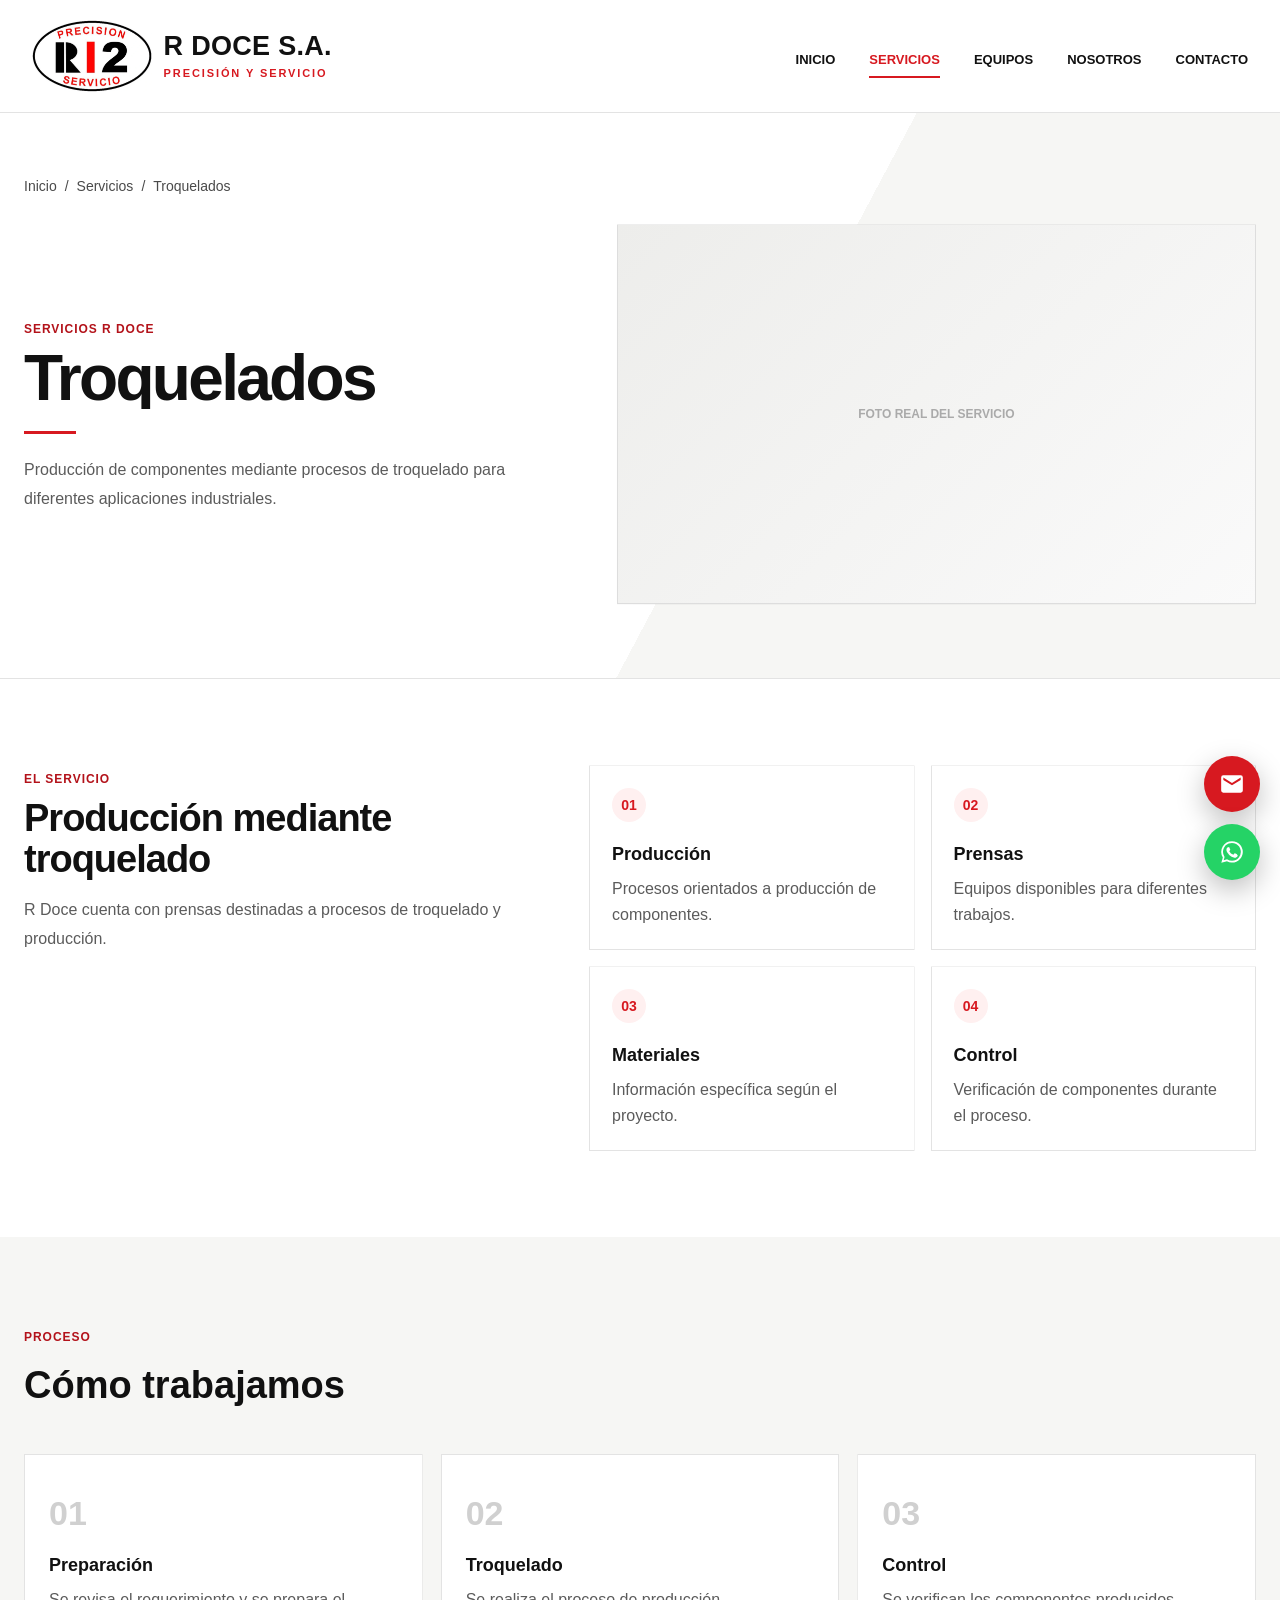
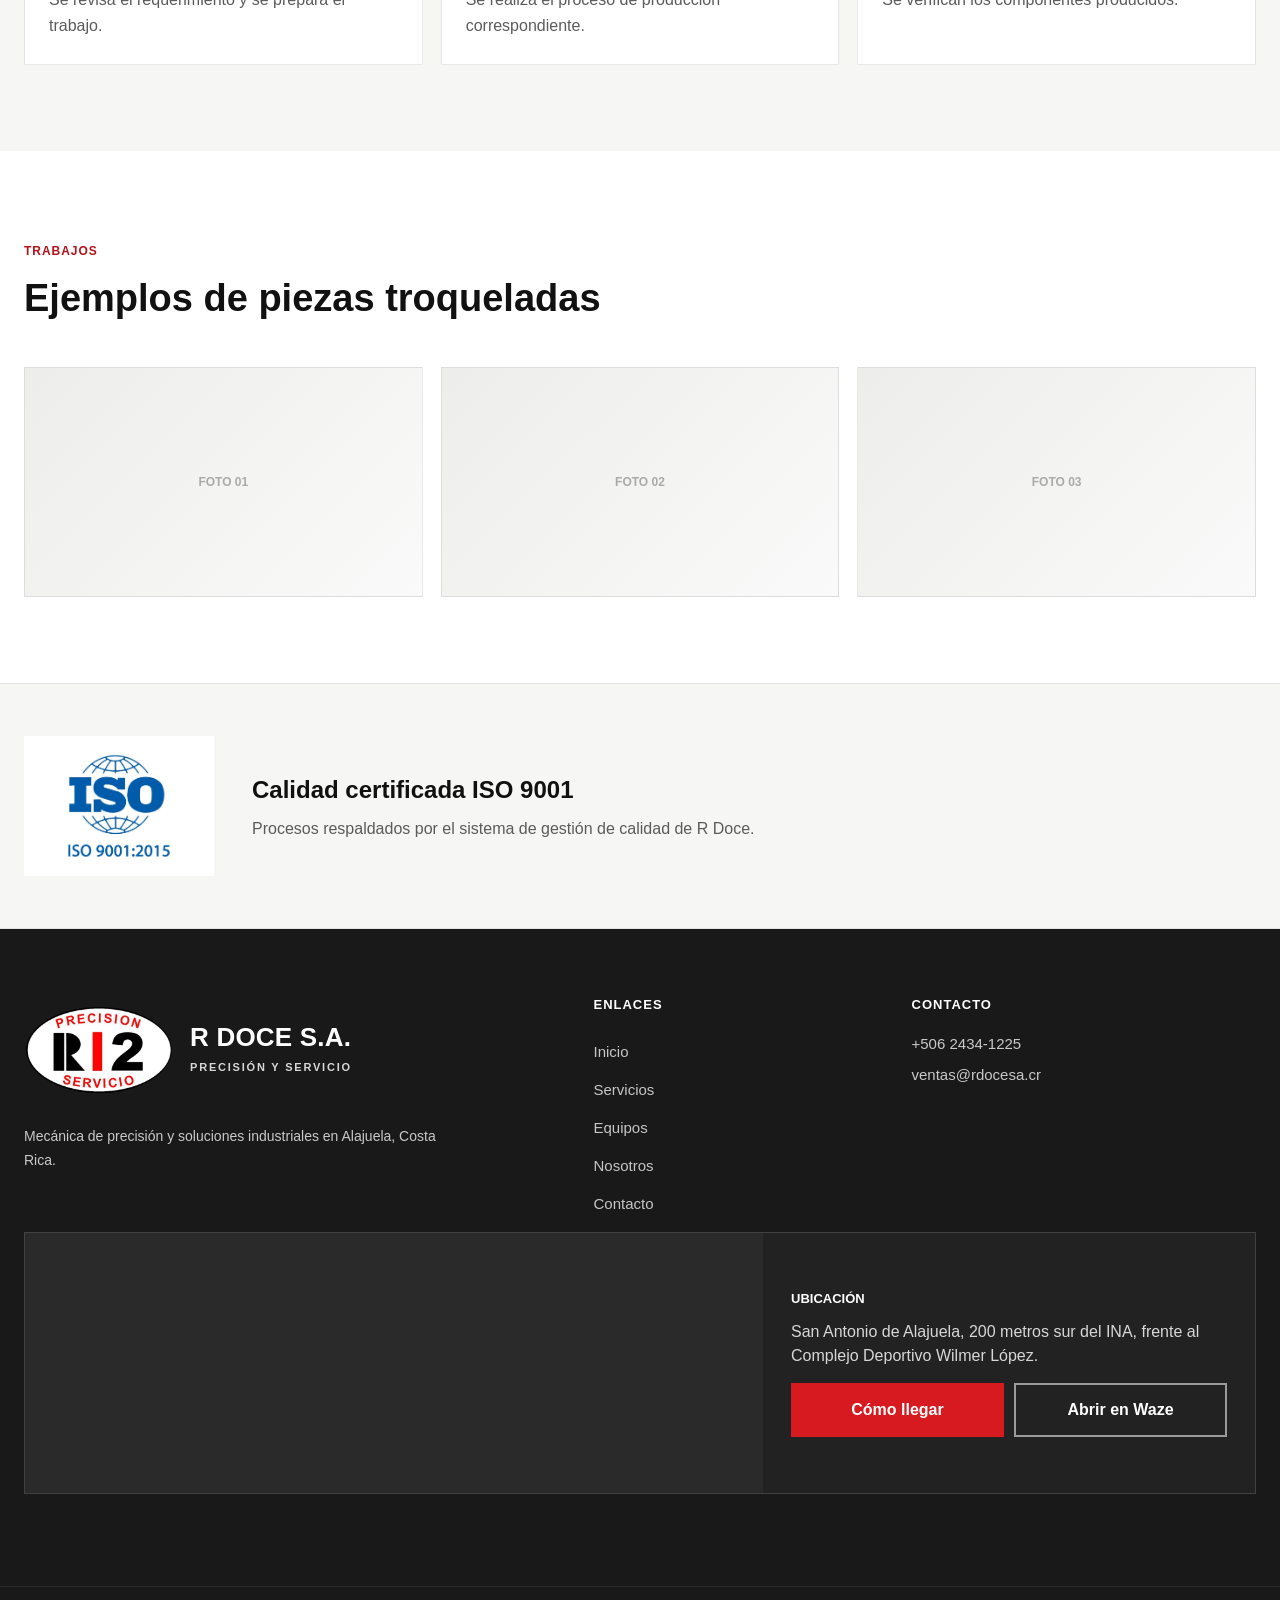
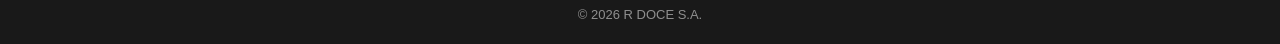
<file: página web R doce/Servicios/Servicio Troquelado/Servicio_Troquelado.html>
<!DOCTYPE html>
<html lang="es">

<head>

    <meta charset="UTF-8">

    <meta
        name="viewport"
        content="width=device-width, initial-scale=1.0"
    >

    <title>
        Servicio de Troquelado | R Doce Costa Rica
    </title>

    <meta
        name="description"
        content="Servicio de troquelado y producción de componentes industriales de R Doce en Costa Rica."
    >

    <link
        rel="canonical"
        href="https://rdocesa.cr/servicios/troquelados/"
    >

    <link
        rel="stylesheet"
        href="Servicio_Troquelado.css?v=2026112302"
    >
<link rel="stylesheet" href="../../movil.css?v=2026112302">
<link rel="preload" href="../../animaciones.js?v=2026112302" as="script">
<link rel="preload" href="../../interacciones.js?v=2026112302" as="script">
<script>(function(d){if(window.matchMedia&&matchMedia("(prefers-reduced-motion: reduce)").matches)return;d.classList.add("rd-cargando");setTimeout(function(){d.classList.remove("rd-cargando")},1500)})(document.documentElement)</script>

</head>


<body>

<header class="site-header">

    <div class="header-container">

        <a class="brand" href="../../Home/Index.html">

            <img
                src="../../img/r12-logo.webp"
                alt="R Doce"
                class="brand-logo"
            >

            <span class="brand-text">
                <strong>R DOCE S.A.</strong>
                <small>PRECISIÓN Y SERVICIO</small>
            </span>

        </a>

        <button class="menu-button">☰</button>

        <nav class="main-nav">

            <a href="../../Home/Index.html" data-nav="inicio">INICIO</a>
            <a href="../Servicios.html" data-nav="servicios">SERVICIOS</a>
            <a href="../../Equipo/Equipos.html" data-nav="equipos">EQUIPOS</a>
            <a href="../../Nosotros/Nosotros.html" data-nav="nosotros">NOSOTROS</a>
            <a href="../../Contacto/Contacto.html" data-nav="contacto">CONTACTO</a>

        </nav>

    </div>

</header>


<main>

<section class="service-hero">

    <div class="container">

        <nav class="breadcrumb">
            <a href="../../Home/Index.html">Inicio</a>
            <span>/</span>
            <a href="../Servicios.html">Servicios</a>
            <span>/</span>
            <span>Troquelados</span>
        </nav>


        <div class="service-hero-grid">

            <div>

                <span class="eyebrow">
                    SERVICIOS R DOCE
                </span>

                <h1>
                    Troquelados
                </h1>

                <div class="red-line"></div>

                <p>
                    Producción de componentes mediante
                    procesos de troquelado para
                    diferentes aplicaciones industriales.
                </p>

            </div>


            <div class="image-slot service-hero-image">
                FOTO REAL DEL SERVICIO
            </div>

        </div>

    </div>

</section>


<section class="section">

    <div class="container overview-grid">

        <div class="overview-copy">

            <span class="section-label">
                EL SERVICIO
            </span>

            <h2>
                Producción mediante troquelado
            </h2>

            <p>
                R Doce cuenta con prensas
                destinadas a procesos
                de troquelado y producción.
            </p>

        </div>


        <div class="feature-grid">

            <article class="feature">
                <span>01</span>
                <h3>Producción</h3>
                <p>
                    Procesos orientados
                    a producción de componentes.
                </p>
            </article>

            <article class="feature">
                <span>02</span>
                <h3>Prensas</h3>
                <p>
                    Equipos disponibles
                    para diferentes trabajos.
                </p>
            </article>

            <article class="feature">
                <span>03</span>
                <h3>Materiales</h3>
                <p>
                    Información específica
                    según el proyecto.
                </p>
            </article>

            <article class="feature">
                <span>04</span>
                <h3>Control</h3>
                <p>
                    Verificación de componentes
                    durante el proceso.
                </p>
            </article>

        </div>

    </div>

</section>


<section class="section section-soft">

    <div class="container">

        <div class="section-heading">
            <span class="section-label">PROCESO</span>
            <h2>Cómo trabajamos</h2>
        </div>

        <div class="process-grid">

            <article class="process-card">
                <span>01</span>
                <h3>Preparación</h3>
                <p>
                    Se revisa el requerimiento
                    y se prepara el trabajo.
                </p>
            </article>

            <article class="process-card">
                <span>02</span>
                <h3>Troquelado</h3>
                <p>
                    Se realiza el proceso
                    de producción correspondiente.
                </p>
            </article>

            <article class="process-card">
                <span>03</span>
                <h3>Control</h3>
                <p>
                    Se verifican los componentes
                    producidos.
                </p>
            </article>

        </div>

    </div>

</section>


<section class="section">

    <div class="container">

        <div class="section-heading">
            <span class="section-label">TRABAJOS</span>
            <h2>Ejemplos de piezas troqueladas</h2>
        </div>

        <div class="examples-grid">
            <div class="image-slot">FOTO 01</div>
            <div class="image-slot">FOTO 02</div>
            <div class="image-slot">FOTO 03</div>
        </div>

    </div>

</section>


<section class="quality-band">

    <div class="container quality-grid">

        <div class="quality-box">
            <img
                src="../../img/certificacion/iso-9001.webp"
                alt="ISO 9001"
            >
        </div>

        <div>
            <h2>Calidad certificada ISO 9001</h2>
            <p>
                Procesos respaldados
                por el sistema de gestión
                de calidad de R Doce.
            </p>
        </div>

    </div>

</section>


</main>


<footer class="site-footer">

    <div class="container footer-grid">

        <div class="footer-brand">

            <div class="footer-brand-line">

                <img
                    src="../../img/r12-logo.webp"
                    alt="Logo de R Doce S.A. Precisión y Servicio"
                    class="footer-logo"
                >

                <div>

                    <strong>
                        R DOCE S.A.
                    </strong>

                    <span>
                        PRECISIÓN Y SERVICIO
                    </span>

                </div>

            </div>

            <p>
                Mecánica de precisión y soluciones
                industriales en Alajuela, Costa Rica.
            </p>

        </div>


        <nav class="footer-links" aria-label="Enlaces del pie de página">

            <h2>
                ENLACES
            </h2>

            <a href="../../Home/Index.html">Inicio</a>
            <a href="../Servicios.html">Servicios</a>
            <a href="../../Equipo/Equipos.html">Equipos</a>
            <a href="../../Nosotros/Nosotros.html">Nosotros</a>
            <a href="../../Contacto/Contacto.html">Contacto</a>

        </nav>


        <div class="footer-contact">

            <h2>
                CONTACTO
            </h2>

            <p>
                <a class="footer-contact-link" href="tel:+50624341225">+506 2434-1225</a>
            </p>

            <p>
                <a class="footer-contact-link" href="mailto:ventas@rdocesa.cr" data-email data-email-subject="Consulta - Troquelados">ventas@rdocesa.cr</a>
            </p>

        </div>

    </div>


    <div class="container footer-mapa">

        <div class="mapa mapa-oscuro" data-mapa>

            <div class="mapa-marco">

                <p class="mapa-aviso" role="status">
                    Cargando mapa…
                </p>

                <button type="button" class="mapa-activar" hidden>
                    Tocar para mover el mapa
                </button>

            </div>

            <div class="mapa-info">

                <h2>
                    UBICACIÓN
                </h2>

                <p class="mapa-direccion">
                    San Antonio de Alajuela, 200 metros sur del INA,
                    frente al Complejo Deportivo Wilmer López.
                </p>

                <div class="mapa-acciones">

                    <a
                        class="mapa-btn mapa-btn-principal"
                        data-mapa-ir
                        href="https://www.google.com/maps/dir/?api=1&amp;destination=9.996336,-84.241598"
                        target="_blank"
                        rel="noopener noreferrer"
                    >
                        Cómo llegar
                    </a>

                    <a
                        class="mapa-btn"
                        data-link="waze"
                        href="https://waze.com/ul/hd1u0g5c0u"
                        target="_blank"
                        rel="noopener noreferrer"
                    >
                        Abrir en Waze
                    </a>

                </div>

            </div>

        </div>

    </div>


    <div class="footer-bottom">

        © <span data-year></span>
        R DOCE S.A.

    </div>

</footer>


<script src="../../config.js?v=2026112302"></script>
<script src="Servicio_Troquelado.js?v=2026112302"></script>

</body>

</html>
</file>
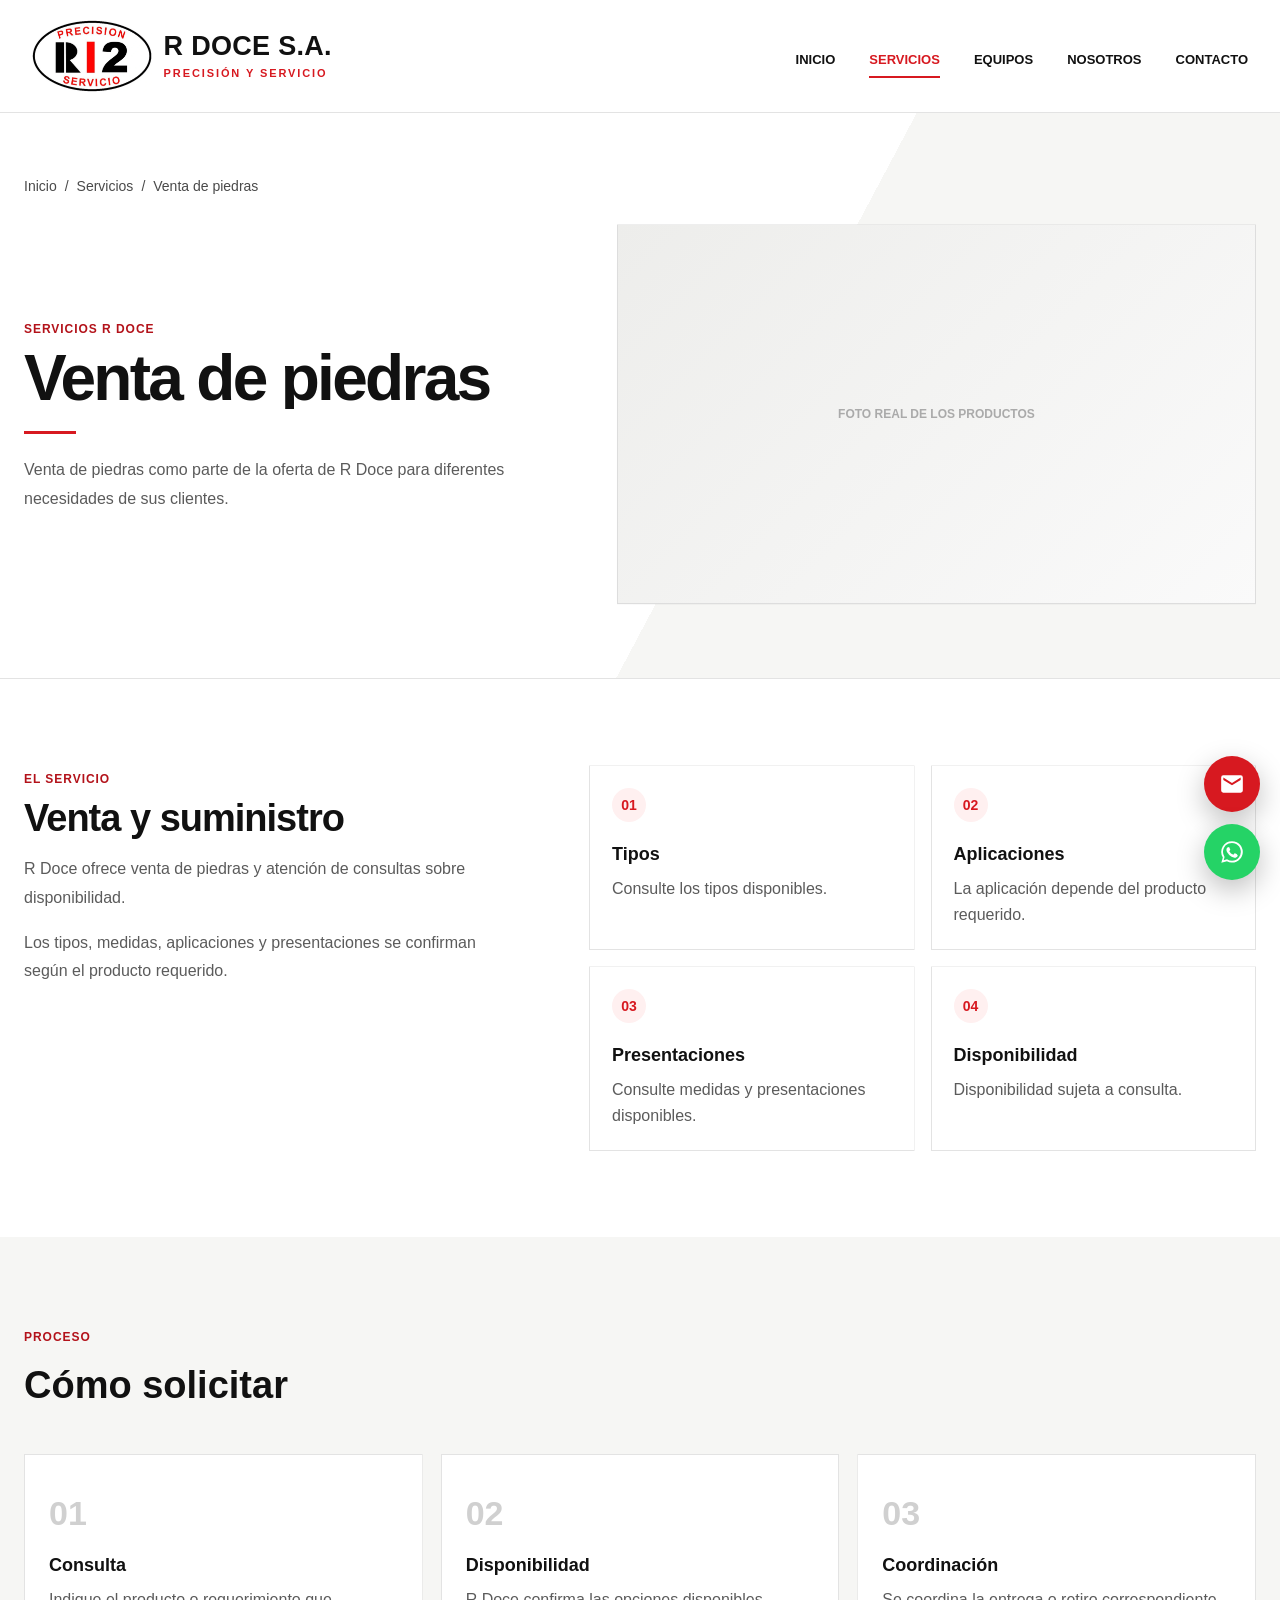
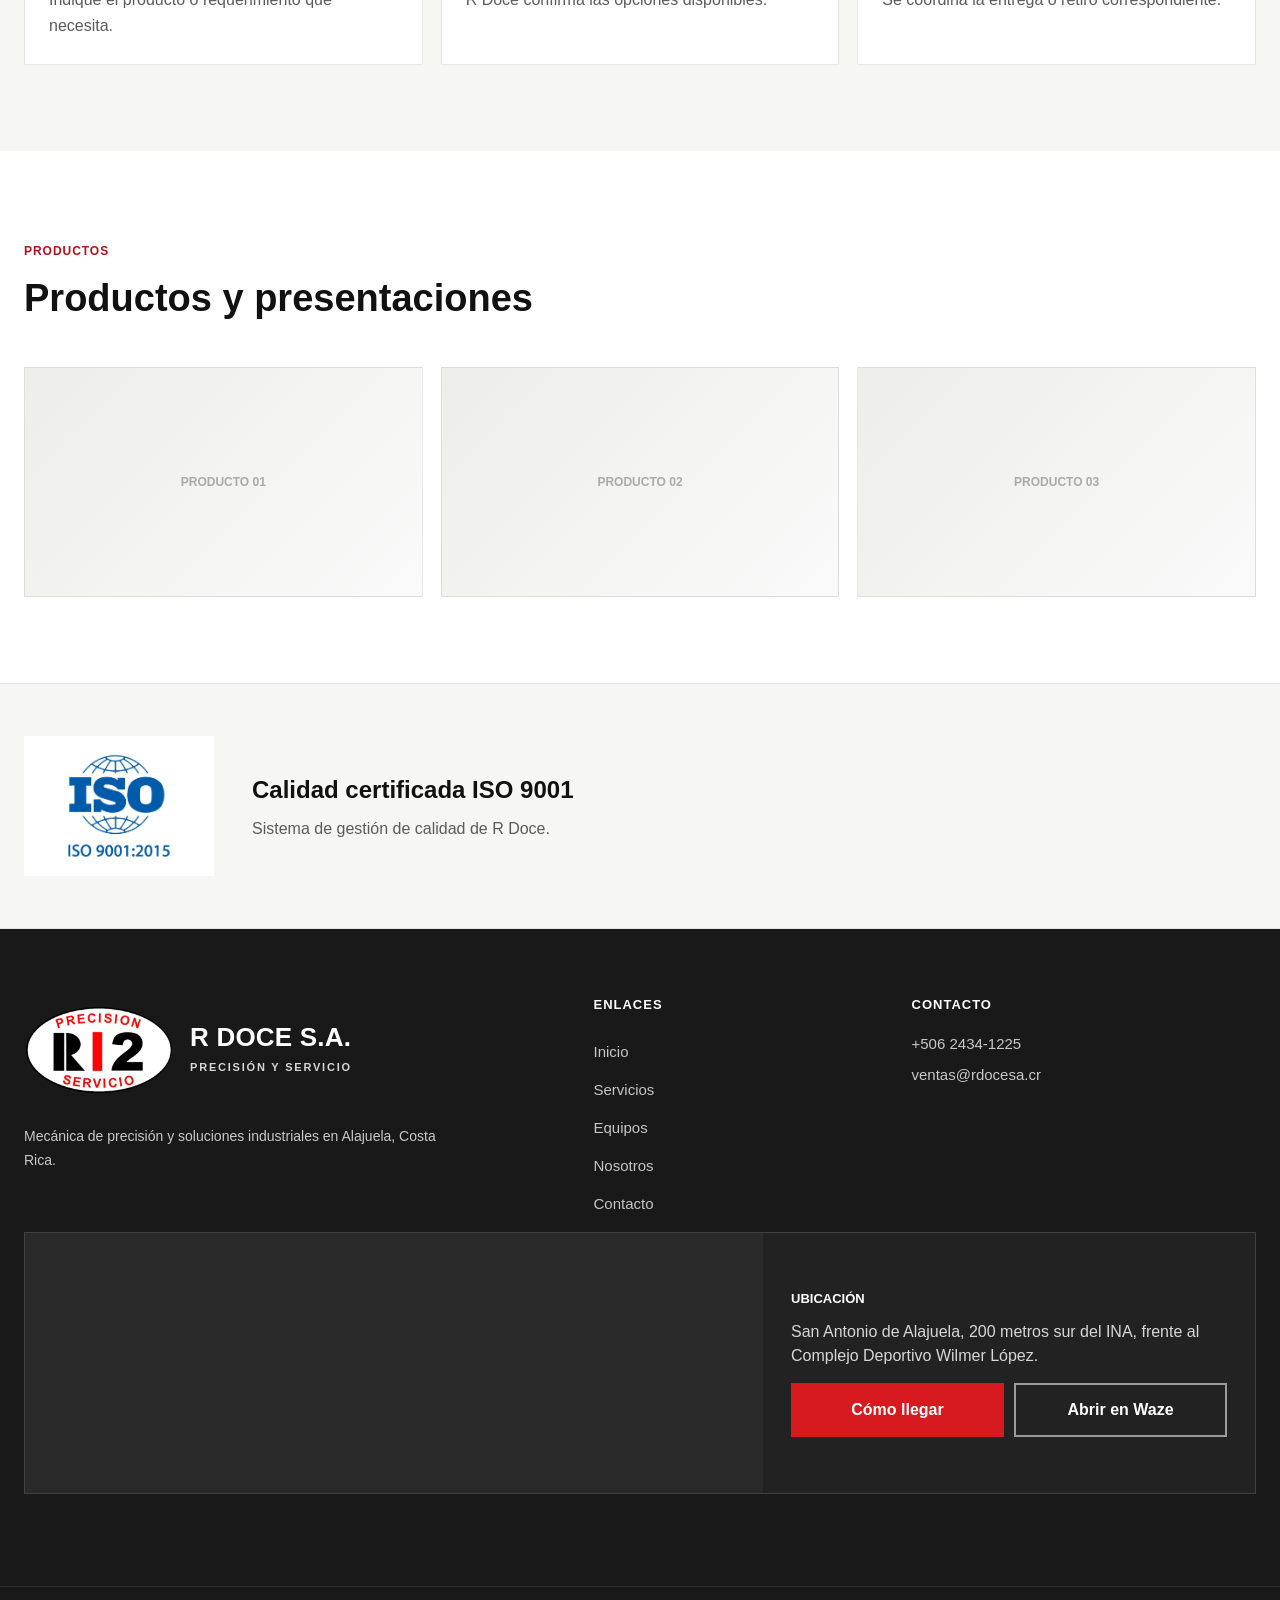
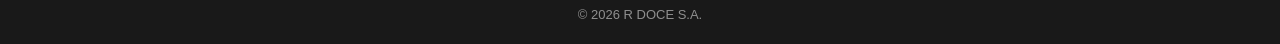
<file: página web R doce/Servicios/Servicio Venta de Piedras/Servicio_Venta_Piedras.html>
<!DOCTYPE html>
<html lang="es">

<head>

    <meta charset="UTF-8">

    <meta
        name="viewport"
        content="width=device-width, initial-scale=1.0"
    >

    <title>
        Venta de Piedras | R Doce Costa Rica
    </title>

    <meta
        name="description"
        content="Venta de piedras de R Doce. Consulte tipos, presentaciones, aplicaciones y disponibilidad."
    >

    <link
        rel="canonical"
        href="https://rdocesa.cr/servicios/venta-de-piedras/"
    >

    <link
        rel="stylesheet"
        href="Servicio_Venta_Piedras.css?v=2026112302"
    >
<link rel="stylesheet" href="../../movil.css?v=2026112302">
<link rel="preload" href="../../animaciones.js?v=2026112302" as="script">
<link rel="preload" href="../../interacciones.js?v=2026112302" as="script">
<script>(function(d){if(window.matchMedia&&matchMedia("(prefers-reduced-motion: reduce)").matches)return;d.classList.add("rd-cargando");setTimeout(function(){d.classList.remove("rd-cargando")},1500)})(document.documentElement)</script>

</head>


<body>


<header class="site-header">

    <div class="header-container">

        <a class="brand" href="../../Home/Index.html">

            <img
                src="../../img/r12-logo.webp"
                alt="R Doce"
                class="brand-logo"
            >

            <span class="brand-text">
                <strong>R DOCE S.A.</strong>
                <small>PRECISIÓN Y SERVICIO</small>
            </span>

        </a>

        <button class="menu-button">☰</button>

        <nav class="main-nav">
            <a href="../../Home/Index.html" data-nav="inicio">INICIO</a>
            <a href="../Servicios.html" data-nav="servicios">SERVICIOS</a>
            <a href="../../Equipo/Equipos.html" data-nav="equipos">EQUIPOS</a>
            <a href="../../Nosotros/Nosotros.html" data-nav="nosotros">NOSOTROS</a>
            <a href="../../Contacto/Contacto.html" data-nav="contacto">CONTACTO</a>
        </nav>

    </div>

</header>


<main>


<section class="service-hero">

    <div class="container">

        <nav class="breadcrumb">
            <a href="../../Home/Index.html">Inicio</a>
            <span>/</span>
            <a href="../Servicios.html">Servicios</a>
            <span>/</span>
            <span>Venta de piedras</span>
        </nav>


        <div class="service-hero-grid">

            <div>

                <span class="eyebrow">
                    SERVICIOS R DOCE
                </span>

                <h1>
                    Venta de piedras
                </h1>

                <div class="red-line"></div>

                <p>
                    Venta de piedras como parte
                    de la oferta de R Doce
                    para diferentes necesidades
                    de sus clientes.
                </p>

            </div>


            <div class="image-slot service-hero-image">
                FOTO REAL DE LOS PRODUCTOS
            </div>

        </div>

    </div>

</section>


<section class="section">

    <div class="container overview-grid">

        <div class="overview-copy">

            <span class="section-label">
                EL SERVICIO
            </span>

            <h2>
                Venta y suministro
            </h2>

            <p>
                R Doce ofrece venta de piedras
                y atención de consultas
                sobre disponibilidad.
            </p>

            <p>
                Los tipos, medidas,
                aplicaciones y presentaciones
                se confirman según el producto requerido.
            </p>

        </div>


        <div class="feature-grid">

            <article class="feature">
                <span>01</span>
                <h3>Tipos</h3>
                <p>
                    Consulte los tipos disponibles.
                </p>
            </article>

            <article class="feature">
                <span>02</span>
                <h3>Aplicaciones</h3>
                <p>
                    La aplicación depende
                    del producto requerido.
                </p>
            </article>

            <article class="feature">
                <span>03</span>
                <h3>Presentaciones</h3>
                <p>
                    Consulte medidas
                    y presentaciones disponibles.
                </p>
            </article>

            <article class="feature">
                <span>04</span>
                <h3>Disponibilidad</h3>
                <p>
                    Disponibilidad sujeta a consulta.
                </p>
            </article>

        </div>

    </div>

</section>


<section class="section section-soft">

    <div class="container">

        <div class="section-heading">
            <span class="section-label">PROCESO</span>
            <h2>Cómo solicitar</h2>
        </div>

        <div class="process-grid">

            <article class="process-card">
                <span>01</span>
                <h3>Consulta</h3>
                <p>
                    Indique el producto
                    o requerimiento que necesita.
                </p>
            </article>

            <article class="process-card">
                <span>02</span>
                <h3>Disponibilidad</h3>
                <p>
                    R Doce confirma
                    las opciones disponibles.
                </p>
            </article>

            <article class="process-card">
                <span>03</span>
                <h3>Coordinación</h3>
                <p>
                    Se coordina la entrega
                    o retiro correspondiente.
                </p>
            </article>

        </div>

    </div>

</section>


<section class="section">

    <div class="container">

        <div class="section-heading">
            <span class="section-label">PRODUCTOS</span>
            <h2>Productos y presentaciones</h2>
        </div>

        <div class="examples-grid">
            <div class="image-slot">PRODUCTO 01</div>
            <div class="image-slot">PRODUCTO 02</div>
            <div class="image-slot">PRODUCTO 03</div>
        </div>

    </div>

</section>


<section class="quality-band">

    <div class="container quality-grid">

        <div class="quality-box">
            <img src="../../img/certificacion/iso-9001.webp" alt="ISO 9001">
        </div>

        <div>
            <h2>Calidad certificada ISO 9001</h2>
            <p>
                Sistema de gestión
                de calidad de R Doce.
            </p>
        </div>

    </div>

</section>



</main>


<footer class="site-footer">

    <div class="container footer-grid">

        <div class="footer-brand">

            <div class="footer-brand-line">

                <img
                    src="../../img/r12-logo.webp"
                    alt="Logo de R Doce S.A. Precisión y Servicio"
                    class="footer-logo"
                >

                <div>

                    <strong>
                        R DOCE S.A.
                    </strong>

                    <span>
                        PRECISIÓN Y SERVICIO
                    </span>

                </div>

            </div>

            <p>
                Mecánica de precisión y soluciones
                industriales en Alajuela, Costa Rica.
            </p>

        </div>


        <nav class="footer-links" aria-label="Enlaces del pie de página">

            <h2>
                ENLACES
            </h2>

            <a href="../../Home/Index.html">Inicio</a>
            <a href="../Servicios.html">Servicios</a>
            <a href="../../Equipo/Equipos.html">Equipos</a>
            <a href="../../Nosotros/Nosotros.html">Nosotros</a>
            <a href="../../Contacto/Contacto.html">Contacto</a>

        </nav>


        <div class="footer-contact">

            <h2>
                CONTACTO
            </h2>

            <p>
                <a class="footer-contact-link" href="tel:+50624341225">+506 2434-1225</a>
            </p>

            <p>
                <a class="footer-contact-link" href="mailto:ventas@rdocesa.cr" data-email data-email-subject="Consulta - Venta de piedras">ventas@rdocesa.cr</a>
            </p>

        </div>

    </div>


    <div class="container footer-mapa">

        <div class="mapa mapa-oscuro" data-mapa>

            <div class="mapa-marco">

                <p class="mapa-aviso" role="status">
                    Cargando mapa…
                </p>

                <button type="button" class="mapa-activar" hidden>
                    Tocar para mover el mapa
                </button>

            </div>

            <div class="mapa-info">

                <h2>
                    UBICACIÓN
                </h2>

                <p class="mapa-direccion">
                    San Antonio de Alajuela, 200 metros sur del INA,
                    frente al Complejo Deportivo Wilmer López.
                </p>

                <div class="mapa-acciones">

                    <a
                        class="mapa-btn mapa-btn-principal"
                        data-mapa-ir
                        href="https://www.google.com/maps/dir/?api=1&amp;destination=9.996336,-84.241598"
                        target="_blank"
                        rel="noopener noreferrer"
                    >
                        Cómo llegar
                    </a>

                    <a
                        class="mapa-btn"
                        data-link="waze"
                        href="https://waze.com/ul/hd1u0g5c0u"
                        target="_blank"
                        rel="noopener noreferrer"
                    >
                        Abrir en Waze
                    </a>

                </div>

            </div>

        </div>

    </div>


    <div class="footer-bottom">

        © <span data-year></span>
        R DOCE S.A.

    </div>

</footer>


<script src="../../config.js?v=2026112302"></script>
<script src="Servicio_Venta_Piedras.js?v=2026112302"></script>

</body>

</html>
</file>
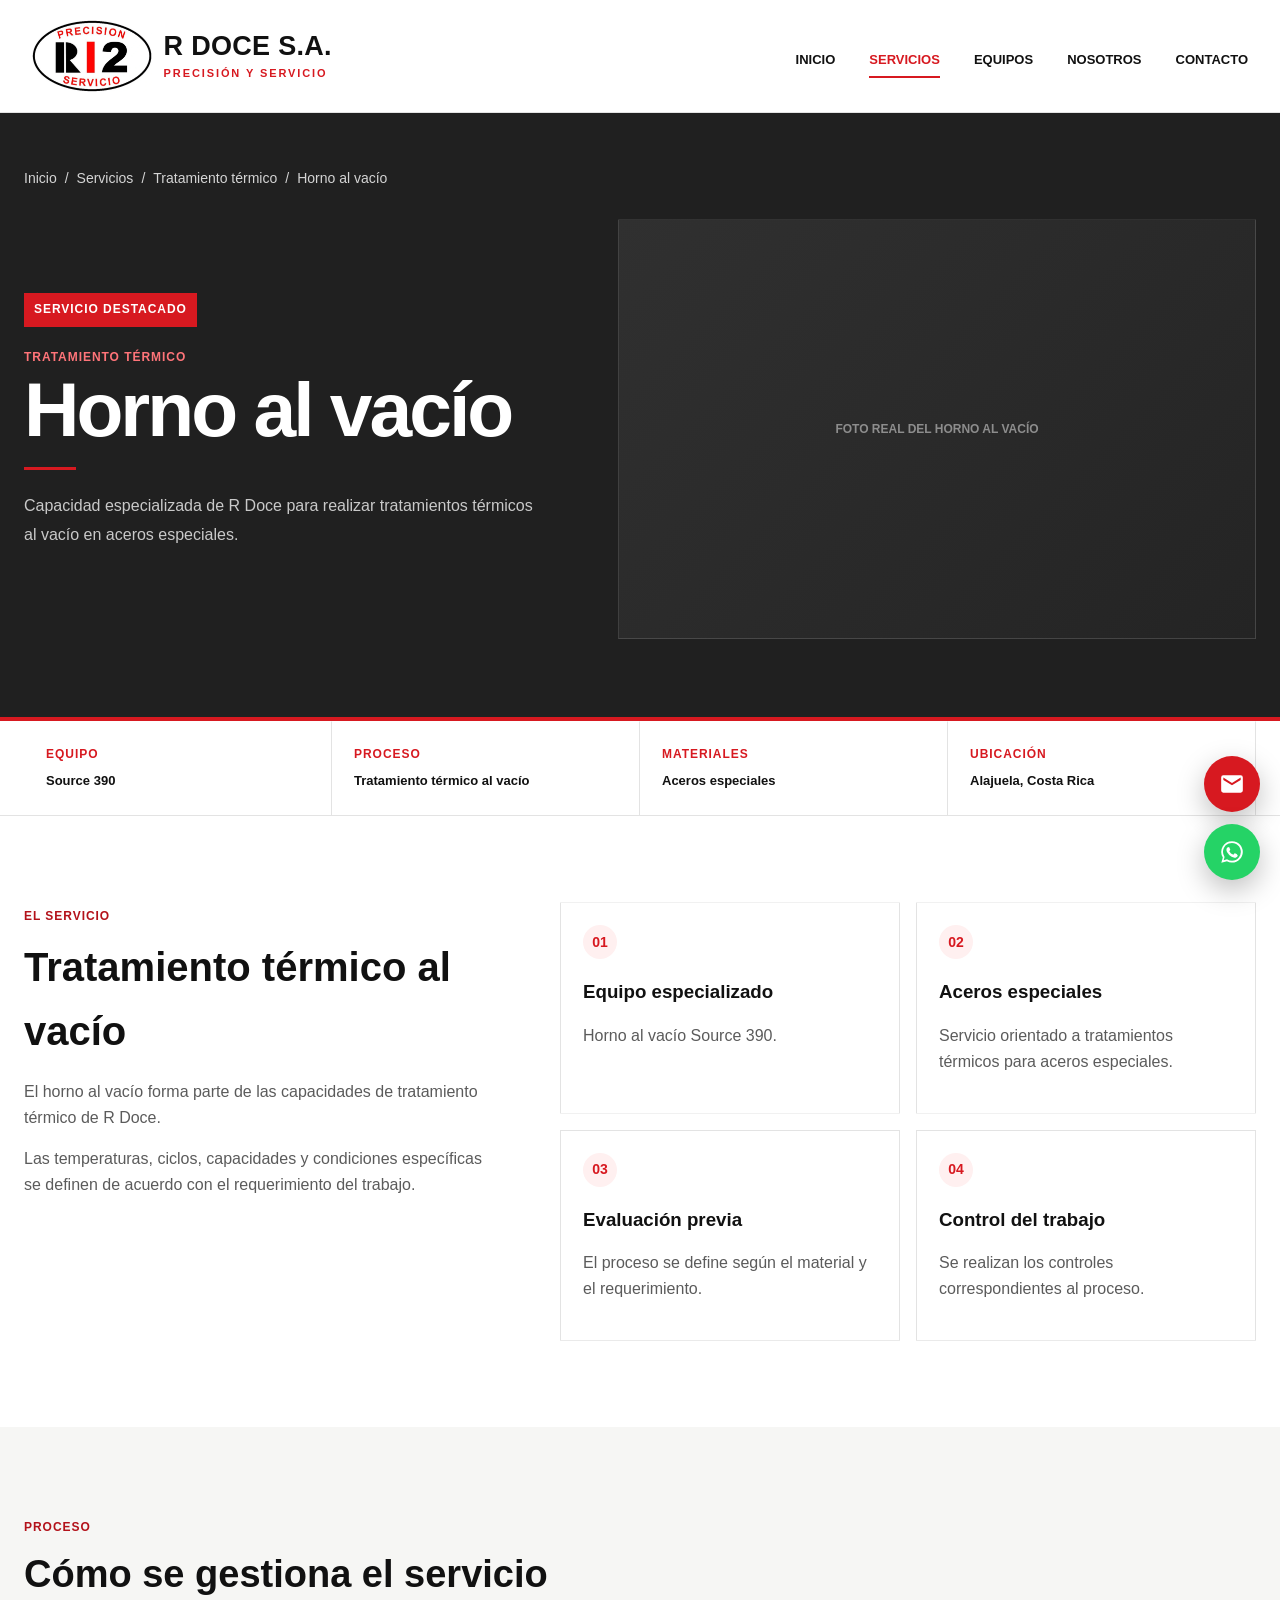
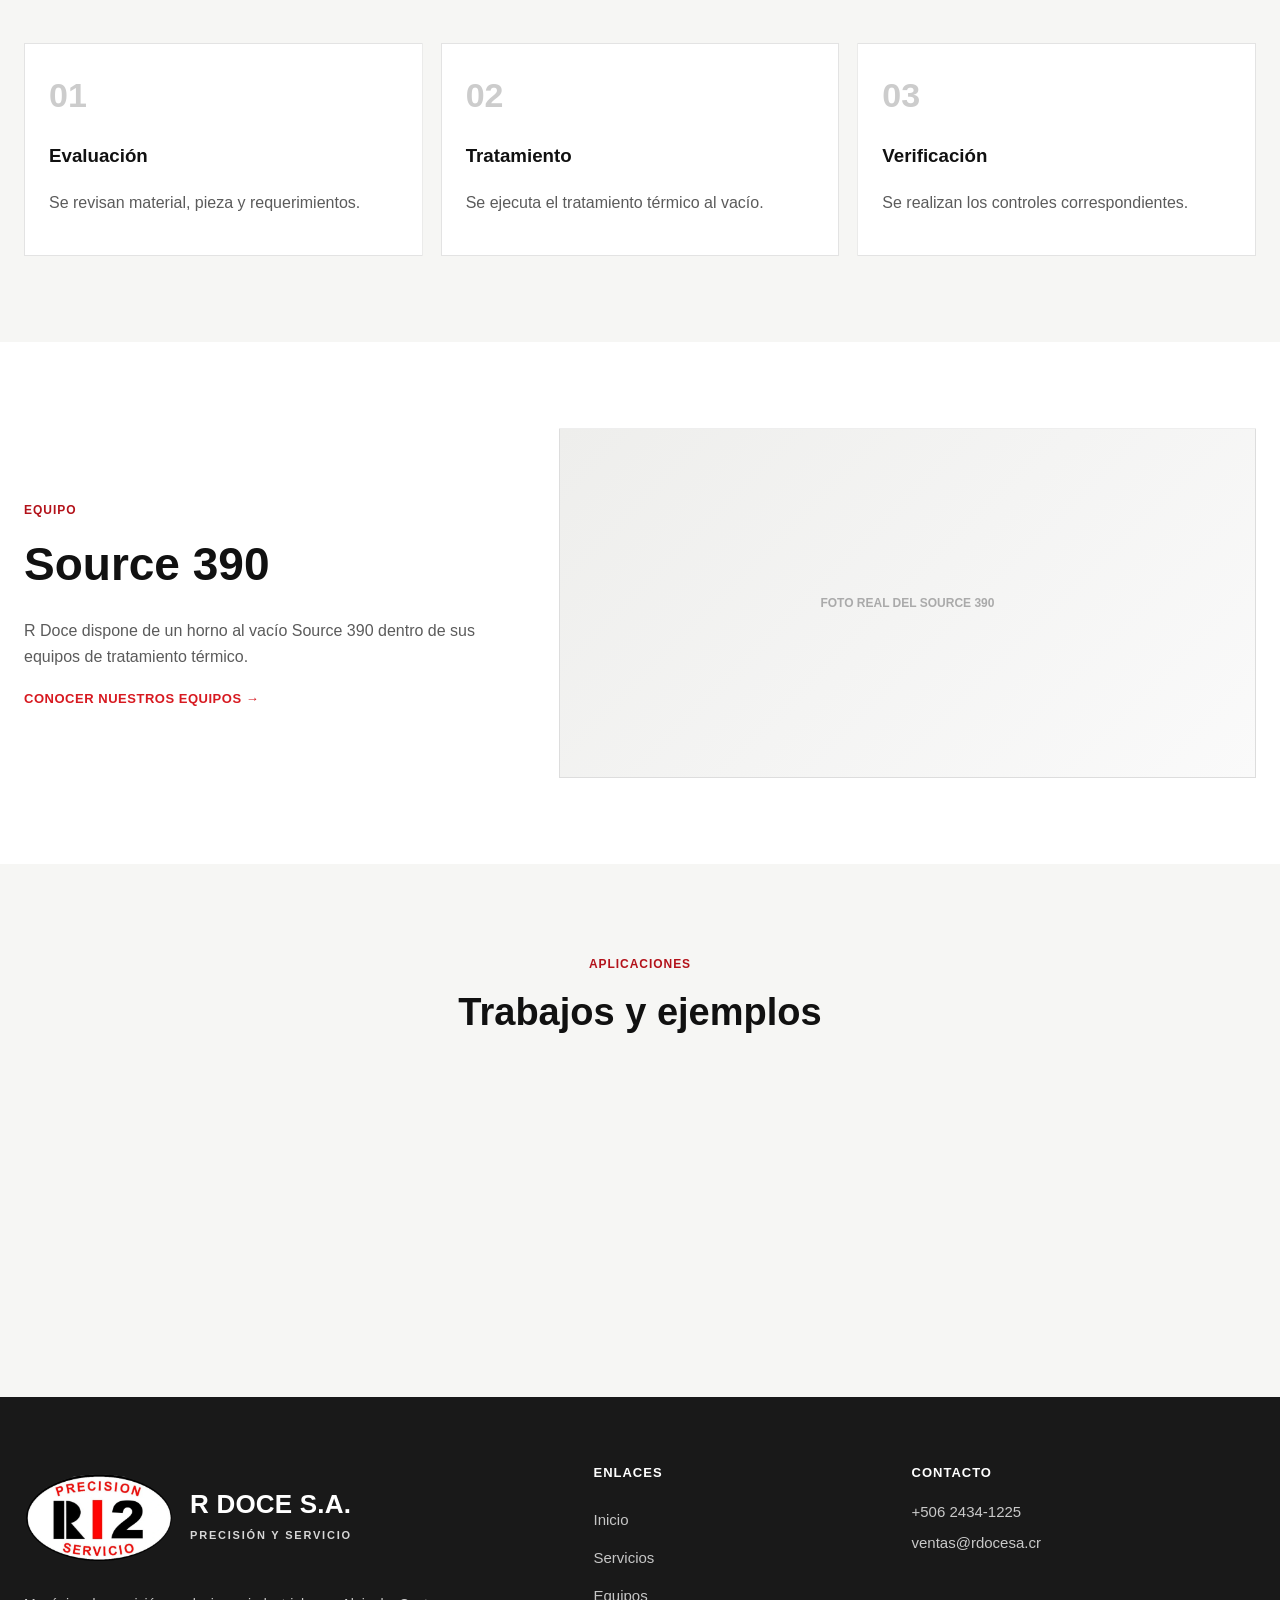
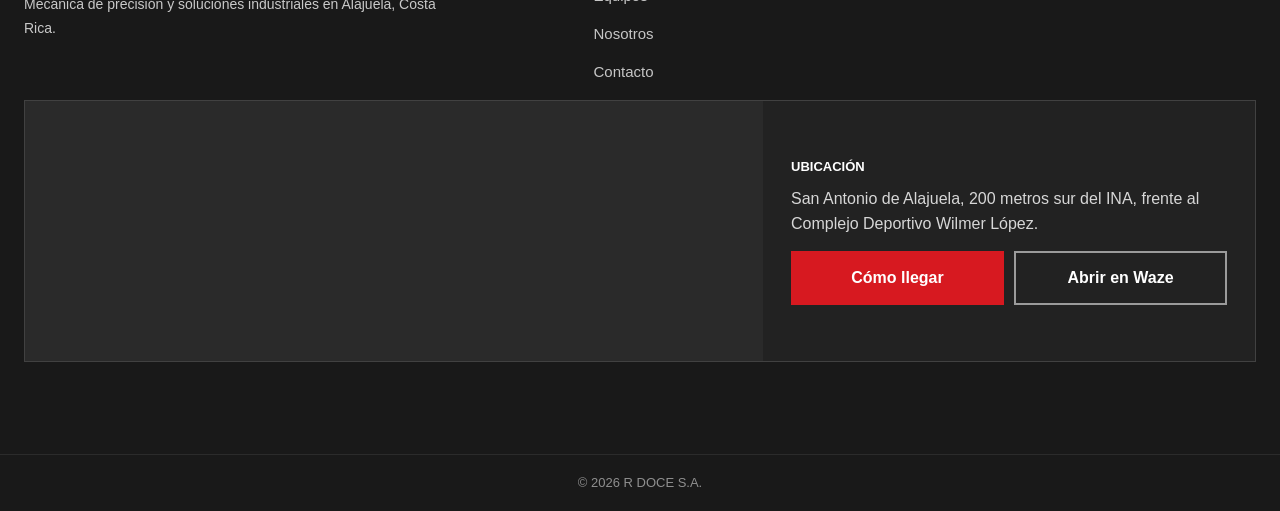
<file: página web R doce/Servicios/Servicio Tratamiento Termico/Servicio Horno al Vacio/Servicio_Horno_Vacio.html>
<!DOCTYPE html>
<html lang="es">

<head>

    <meta charset="UTF-8">

    <meta
        name="viewport"
        content="width=device-width, initial-scale=1.0"
    >

    <title>
        Tratamiento en Horno al Vacío en Costa Rica | R Doce
    </title>

    <meta
        name="description"
        content="Servicio de tratamiento térmico en horno al vacío de R Doce en Alajuela, Costa Rica. Capacidad especializada para aceros especiales."
    >

    <link
        rel="canonical"
        href="https://rdocesa.cr/servicios/tratamiento-termico/horno-al-vacio/"
    >

    <link
        rel="stylesheet"
        href="Servicio_Horno_Vacio.css?v=2026112302"
    >
<link rel="stylesheet" href="../../../movil.css?v=2026112302">
<link rel="preload" href="../../../animaciones.js?v=2026112302" as="script">
<link rel="preload" href="../../../interacciones.js?v=2026112302" as="script">
<script>(function(d){if(window.matchMedia&&matchMedia("(prefers-reduced-motion: reduce)").matches)return;d.classList.add("rd-cargando");setTimeout(function(){d.classList.remove("rd-cargando")},1500)})(document.documentElement)</script>

</head>


<body>


<header class="site-header">

    <div class="header-container">

        <a class="brand" href="../../../Home/Index.html">

            <img
                src="../../../img/r12-logo.webp"
                alt="R Doce"
                class="brand-logo"
            >

            <span class="brand-text">
                <strong>R DOCE S.A.</strong>
                <small>PRECISIÓN Y SERVICIO</small>
            </span>

        </a>

        <button class="menu-button">☰</button>

        <nav class="main-nav">
            <a href="../../../Home/Index.html" data-nav="inicio">INICIO</a>
            <a href="../../Servicios.html" data-nav="servicios">SERVICIOS</a>
            <a href="../../../Equipo/Equipos.html" data-nav="equipos">EQUIPOS</a>
            <a href="../../../Nosotros/Nosotros.html" data-nav="nosotros">NOSOTROS</a>
            <a href="../../../Contacto/Contacto.html" data-nav="contacto">CONTACTO</a>
        </nav>

    </div>

</header>


<main>


<section class="vacuum-hero">

    <div class="container">

        <nav class="breadcrumb">

            <a href="../../../Home/Index.html">Inicio</a>
            <span>/</span>
            <a href="../../Servicios.html">Servicios</a>
            <span>/</span>
            <a href="../Servicio_Tratamiento_Termico.html">Tratamiento térmico</a>
            <span>/</span>
            <span>Horno al vacío</span>

        </nav>


        <div class="vacuum-hero-grid">

            <div>

                <span class="hero-badge">
                    SERVICIO DESTACADO
                </span>

                <span class="eyebrow">
                    TRATAMIENTO TÉRMICO
                </span>

                <h1>
                    Horno al vacío
                </h1>

                <div class="red-line"></div>

                <p>
                    Capacidad especializada de R Doce
                    para realizar tratamientos térmicos
                    al vacío en aceros especiales.
                </p>

            </div>


            <div class="image-slot vacuum-hero-image">
                FOTO REAL DEL HORNO AL VACÍO
            </div>

        </div>

    </div>

</section>



<section class="vacuum-facts">

    <div class="container facts-grid">

        <div>
            <span>EQUIPO</span>
            <strong>Source 390</strong>
        </div>

        <div>
            <span>PROCESO</span>
            <strong>Tratamiento térmico al vacío</strong>
        </div>

        <div>
            <span>MATERIALES</span>
            <strong>Aceros especiales</strong>
        </div>

        <div>
            <span>UBICACIÓN</span>
            <strong>Alajuela, Costa Rica</strong>
        </div>

    </div>

</section>



<section class="section">

    <div class="container vacuum-about-grid">

        <div>

            <span class="section-label">
                EL SERVICIO
            </span>

            <h2>
                Tratamiento térmico al vacío
            </h2>

            <p>
                El horno al vacío forma parte
                de las capacidades de tratamiento
                térmico de R Doce.
            </p>

            <p>
                Las temperaturas, ciclos,
                capacidades y condiciones específicas
                se definen de acuerdo con
                el requerimiento del trabajo.
            </p>

        </div>


        <div class="detail-grid">

            <article>
                <span>01</span>
                <h3>Equipo especializado</h3>
                <p>Horno al vacío Source 390.</p>
            </article>

            <article>
                <span>02</span>
                <h3>Aceros especiales</h3>
                <p>
                    Servicio orientado
                    a tratamientos térmicos
                    para aceros especiales.
                </p>
            </article>

            <article>
                <span>03</span>
                <h3>Evaluación previa</h3>
                <p>
                    El proceso se define
                    según el material
                    y el requerimiento.
                </p>
            </article>

            <article>
                <span>04</span>
                <h3>Control del trabajo</h3>
                <p>
                    Se realizan los controles
                    correspondientes al proceso.
                </p>
            </article>

        </div>

    </div>

</section>



<section class="section section-soft">

    <div class="container">

        <div class="section-heading">
            <span class="section-label">PROCESO</span>
            <h2>Cómo se gestiona el servicio</h2>
        </div>

        <div class="process-grid">

            <article>
                <span>01</span>
                <h3>Evaluación</h3>
                <p>
                    Se revisan material,
                    pieza y requerimientos.
                </p>
            </article>

            <article>
                <span>02</span>
                <h3>Tratamiento</h3>
                <p>
                    Se ejecuta el tratamiento
                    térmico al vacío.
                </p>
            </article>

            <article>
                <span>03</span>
                <h3>Verificación</h3>
                <p>
                    Se realizan los controles
                    correspondientes.
                </p>
            </article>

        </div>

    </div>

</section>



<section class="section">

    <div class="container equipment-grid">

        <div class="equipment-copy">

            <span class="section-label">
                EQUIPO
            </span>

            <h2>
                Source 390
            </h2>

            <p>
                R Doce dispone de un horno
                al vacío Source 390
                dentro de sus equipos
                de tratamiento térmico.
            </p>

            <a href="../../../Equipo/Equipos.html">
                CONOCER NUESTROS EQUIPOS →
            </a>

        </div>


        <div class="image-slot equipment-image">
            FOTO REAL DEL SOURCE 390
        </div>

    </div>

</section>



<section class="section section-soft">

    <div class="container">

        <div class="section-heading centered">

            <span class="section-label">
                APLICACIONES
            </span>

            <h2>
                Trabajos y ejemplos
            </h2>

        </div>


        <div class="examples-grid">

            <div class="image-slot">FOTO 01</div>
            <div class="image-slot">FOTO 02</div>
            <div class="image-slot">FOTO 03</div>

        </div>

    </div>

</section>



</main>


<footer class="site-footer">

    <div class="container footer-grid">

        <div class="footer-brand">

            <div class="footer-brand-line">

                <img
                    src="../../../img/r12-logo.webp"
                    alt="Logo de R Doce S.A. Precisión y Servicio"
                    class="footer-logo"
                >

                <div>

                    <strong>
                        R DOCE S.A.
                    </strong>

                    <span>
                        PRECISIÓN Y SERVICIO
                    </span>

                </div>

            </div>

            <p>
                Mecánica de precisión y soluciones
                industriales en Alajuela, Costa Rica.
            </p>

        </div>


        <nav class="footer-links" aria-label="Enlaces del pie de página">

            <h2>
                ENLACES
            </h2>

            <a href="../../../Home/Index.html">Inicio</a>
            <a href="../../Servicios.html">Servicios</a>
            <a href="../../../Equipo/Equipos.html">Equipos</a>
            <a href="../../../Nosotros/Nosotros.html">Nosotros</a>
            <a href="../../../Contacto/Contacto.html">Contacto</a>

        </nav>


        <div class="footer-contact">

            <h2>
                CONTACTO
            </h2>

            <p>
                <a class="footer-contact-link" href="tel:+50624341225">+506 2434-1225</a>
            </p>

            <p>
                <a class="footer-contact-link" href="mailto:ventas@rdocesa.cr" data-email data-email-subject="Consulta - Tratamiento en horno al vacío">ventas@rdocesa.cr</a>
            </p>

        </div>

    </div>


    <div class="container footer-mapa">

        <div class="mapa mapa-oscuro" data-mapa>

            <div class="mapa-marco">

                <p class="mapa-aviso" role="status">
                    Cargando mapa…
                </p>

                <button type="button" class="mapa-activar" hidden>
                    Tocar para mover el mapa
                </button>

            </div>

            <div class="mapa-info">

                <h2>
                    UBICACIÓN
                </h2>

                <p class="mapa-direccion">
                    San Antonio de Alajuela, 200 metros sur del INA,
                    frente al Complejo Deportivo Wilmer López.
                </p>

                <div class="mapa-acciones">

                    <a
                        class="mapa-btn mapa-btn-principal"
                        data-mapa-ir
                        href="https://www.google.com/maps/dir/?api=1&amp;destination=9.996336,-84.241598"
                        target="_blank"
                        rel="noopener noreferrer"
                    >
                        Cómo llegar
                    </a>

                    <a
                        class="mapa-btn"
                        data-link="waze"
                        href="https://waze.com/ul/hd1u0g5c0u"
                        target="_blank"
                        rel="noopener noreferrer"
                    >
                        Abrir en Waze
                    </a>

                </div>

            </div>

        </div>

    </div>


    <div class="footer-bottom">

        © <span data-year></span>
        R DOCE S.A.

    </div>

</footer>


<script src="../../../config.js?v=2026112302"></script>
<script src="Servicio_Horno_Vacio.js?v=2026112302"></script>

</body>

</html>
</file>
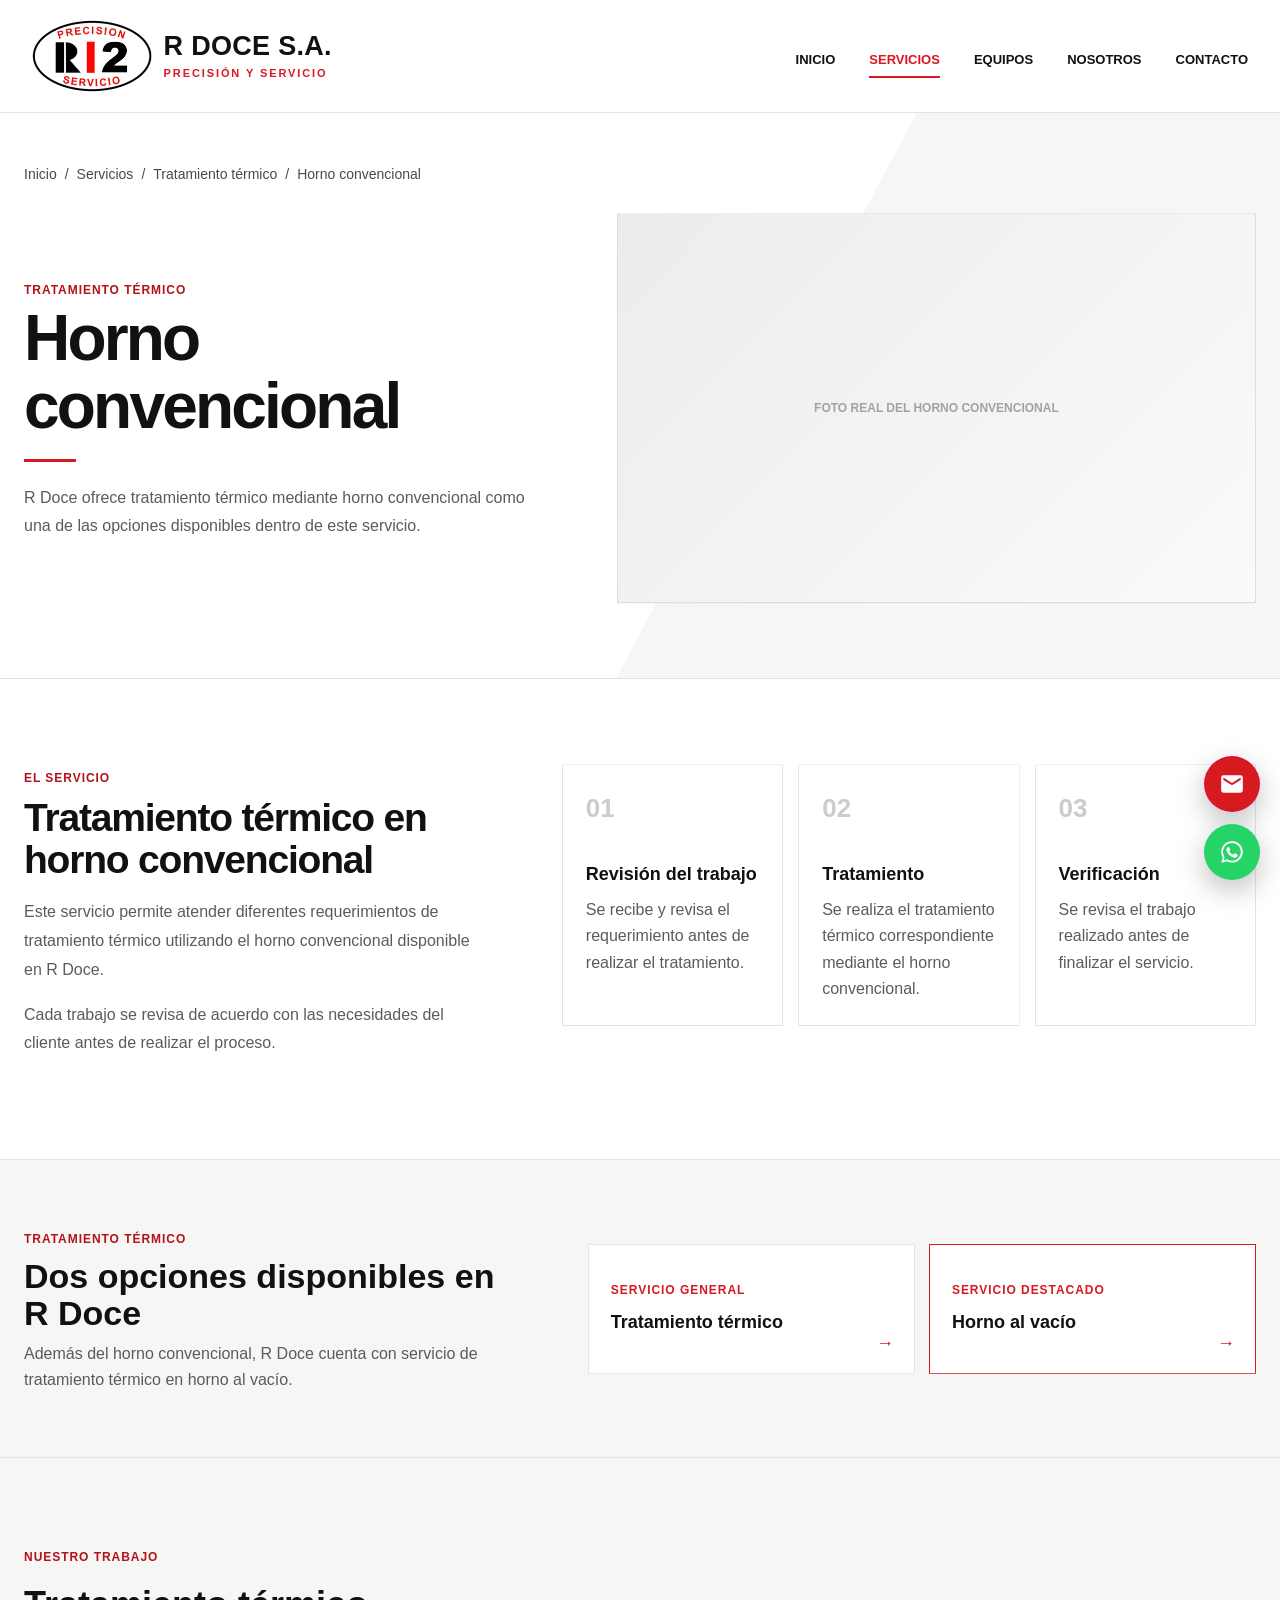
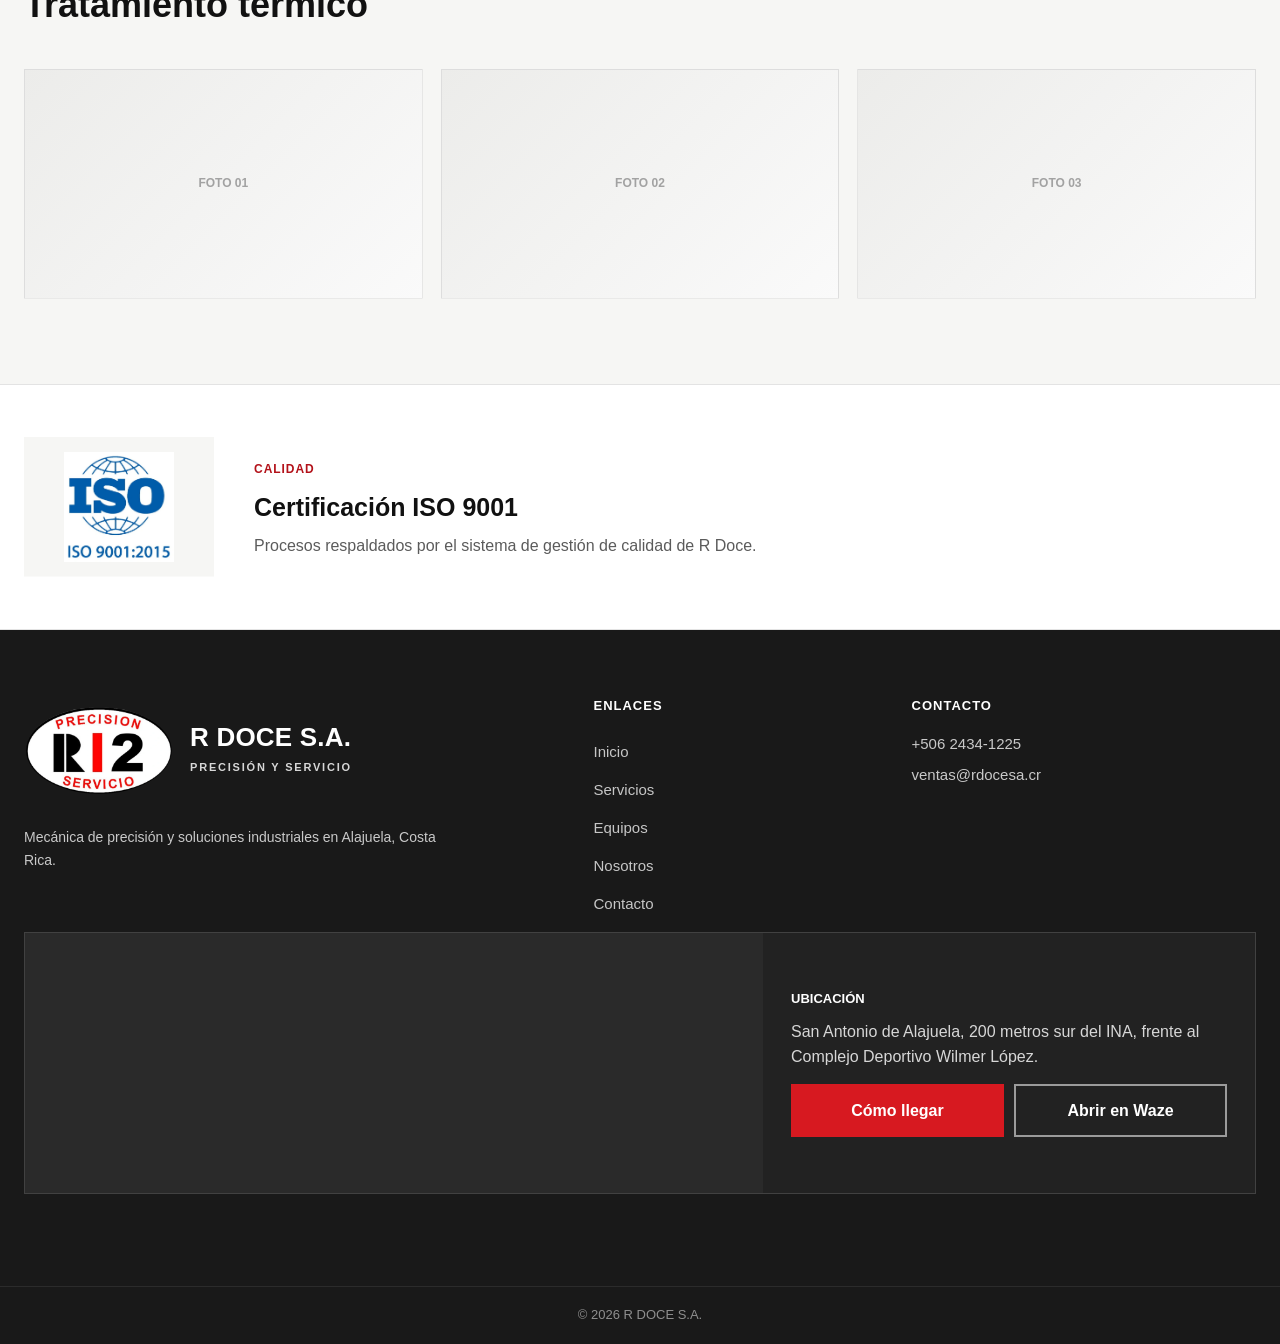
<file: página web R doce/Servicios/Servicio Tratamiento Termico/Servicio Horno Convencional/Servicio_Horno_Convencional.html>
<!DOCTYPE html>
<html lang="es">

<head>

    <meta charset="UTF-8">

    <meta
        name="viewport"
        content="width=device-width, initial-scale=1.0"
    >

    <title>
        Tratamiento Térmico en Horno Convencional | R Doce Costa Rica
    </title>

    <meta
        name="description"
        content="Servicio de tratamiento térmico mediante horno convencional de R Doce S.A. en Alajuela, Costa Rica."
    >

    <meta
        name="robots"
        content="index, follow"
    >

    <link
        rel="canonical"
        href="https://rdocesa.cr/servicios/tratamiento-termico/horno-convencional/"
    >

    <link
        rel="stylesheet"
        href="Servicio_Horno_Convencional.css?v=2026112302"
    >
<link rel="stylesheet" href="../../../movil.css?v=2026112302">
<link rel="preload" href="../../../animaciones.js?v=2026112302" as="script">
<link rel="preload" href="../../../interacciones.js?v=2026112302" as="script">
<script>(function(d){if(window.matchMedia&&matchMedia("(prefers-reduced-motion: reduce)").matches)return;d.classList.add("rd-cargando");setTimeout(function(){d.classList.remove("rd-cargando")},1500)})(document.documentElement)</script>

</head>


<body>


<header class="site-header">

    <div class="header-container">


        <a
            href="../../../Home/Index.html"
            class="brand"
            aria-label="Ir al inicio de R Doce"
        >

            <img
                src="../../../img/r12-logo.webp"
                alt="R Doce Precisión y Servicio"
                class="brand-logo"
            >

            <span class="brand-text">

                <strong>
                    R DOCE S.A.
                </strong>

                <small>
                    PRECISIÓN Y SERVICIO
                </small>

            </span>

        </a>


        <button
            class="menu-button"
            type="button"
            aria-label="Abrir menú"
            aria-expanded="false"
        >
            ☰
        </button>


        <nav
            class="main-nav"
            aria-label="Navegación principal"
        >

            <a href="../../../Home/Index.html">
                INICIO
            </a>

            <a
                href="../../Servicios.html"
                class="active"
            >
                SERVICIOS
            </a>

            <a href="../../../Equipo/Equipos.html">
                EQUIPOS
            </a>

            <a href="../../../Nosotros/Nosotros.html">
                NOSOTROS
            </a>

            <a href="../../../Contacto/Contacto.html">
                CONTACTO
            </a>

        </nav>


    </div>

</header>



<main>


<section class="service-hero">

    <div class="container">


        <nav
            class="breadcrumb"
            aria-label="Ruta de navegación"
        >

            <a href="../../../Home/Index.html">
                Inicio
            </a>

            <span>/</span>

            <a href="../../Servicios.html">
                Servicios
            </a>

            <span>/</span>

            <a href="../Servicio_Tratamiento_Termico.html">
                Tratamiento térmico
            </a>

            <span>/</span>

            <span>
                Horno convencional
            </span>

        </nav>



        <div class="hero-grid">


            <div class="hero-content">

                <span class="eyebrow">
                    TRATAMIENTO TÉRMICO
                </span>

                <h1>
                    Horno
                    <span>
                        convencional
                    </span>
                </h1>

                <div class="red-line"></div>

                <p>
                    R Doce ofrece tratamiento térmico
                    mediante horno convencional como una
                    de las opciones disponibles dentro
                    de este servicio.
                </p>

            </div>



            <div class="image-placeholder hero-image">
                FOTO REAL DEL HORNO CONVENCIONAL
            </div>


        </div>


    </div>

</section>



<section class="section">

    <div class="container service-info-grid">


        <div class="service-description">

            <span class="section-label">
                EL SERVICIO
            </span>

            <h2>
                Tratamiento térmico
                en horno convencional
            </h2>

            <p>
                Este servicio permite atender
                diferentes requerimientos de tratamiento
                térmico utilizando el horno convencional
                disponible en R Doce.
            </p>

            <p>
                Cada trabajo se revisa de acuerdo
                con las necesidades del cliente antes
                de realizar el proceso.
            </p>

        </div>



        <div class="work-cards">


            <article>

                <span>
                    01
                </span>

                <h3>
                    Revisión del trabajo
                </h3>

                <p>
                    Se recibe y revisa el requerimiento
                    antes de realizar el tratamiento.
                </p>

            </article>



            <article>

                <span>
                    02
                </span>

                <h3>
                    Tratamiento
                </h3>

                <p>
                    Se realiza el tratamiento térmico
                    correspondiente mediante
                    el horno convencional.
                </p>

            </article>



            <article>

                <span>
                    03
                </span>

                <h3>
                    Verificación
                </h3>

                <p>
                    Se revisa el trabajo realizado
                    antes de finalizar el servicio.
                </p>

            </article>


        </div>


    </div>

</section>



<section class="thermal-navigation">

    <div class="container thermal-navigation-grid">


        <div>

            <span class="section-label">
                TRATAMIENTO TÉRMICO
            </span>

            <h2>
                Dos opciones disponibles
                en R Doce
            </h2>

            <p>
                Además del horno convencional,
                R Doce cuenta con servicio
                de tratamiento térmico en horno al vacío.
            </p>

        </div>



        <div class="thermal-links">


            <a
                href="../Servicio_Tratamiento_Termico.html"
                class="thermal-link"
            >

                <span>
                    SERVICIO GENERAL
                </span>

                <strong>
                    Tratamiento térmico
                </strong>

                <i>
                    →
                </i>

            </a>



            <a
                href="../Servicio Horno al Vacio/Servicio_Horno_Vacio.html"
                class="thermal-link featured-link"
            >

                <span>
                    SERVICIO DESTACADO
                </span>

                <strong>
                    Horno al vacío
                </strong>

                <i>
                    →
                </i>

            </a>


        </div>


    </div>

</section>



<section class="section section-soft">

    <div class="container">


        <div class="section-heading">

            <span class="section-label">
                NUESTRO TRABAJO
            </span>

            <h2>
                Tratamiento térmico
            </h2>

        </div>


        <div class="gallery-grid">

            <div class="image-placeholder">
                FOTO 01
            </div>

            <div class="image-placeholder">
                FOTO 02
            </div>

            <div class="image-placeholder">
                FOTO 03
            </div>

        </div>


    </div>

</section>



<section class="quality-section">

    <div class="container quality-grid">


        <div class="quality-image">

            <img
                src="../../../img/certificacion/iso-9001.webp"
                alt="Certificación ISO 9001 de R Doce"
            >

        </div>


        <div>

            <span class="section-label">
                CALIDAD
            </span>

            <h2>
                Certificación ISO 9001
            </h2>

            <p>
                Procesos respaldados por
                el sistema de gestión
                de calidad de R Doce.
            </p>

        </div>


    </div>

</section>



</main>



<footer class="site-footer">

    <div class="container footer-grid">

        <div class="footer-brand">

            <div class="footer-brand-line">

                <img
                    src="../../../img/r12-logo.webp"
                    alt="Logo de R Doce S.A. Precisión y Servicio"
                    class="footer-logo"
                >

                <div>

                    <strong>
                        R DOCE S.A.
                    </strong>

                    <span>
                        PRECISIÓN Y SERVICIO
                    </span>

                </div>

            </div>

            <p>
                Mecánica de precisión y soluciones
                industriales en Alajuela, Costa Rica.
            </p>

        </div>


        <nav class="footer-links" aria-label="Enlaces del pie de página">

            <h2>
                ENLACES
            </h2>

            <a href="../../../Home/Index.html">Inicio</a>
            <a href="../../Servicios.html">Servicios</a>
            <a href="../../../Equipo/Equipos.html">Equipos</a>
            <a href="../../../Nosotros/Nosotros.html">Nosotros</a>
            <a href="../../../Contacto/Contacto.html">Contacto</a>

        </nav>


        <div class="footer-contact">

            <h2>
                CONTACTO
            </h2>

            <p>
                <a class="footer-contact-link" href="tel:+50624341225">+506 2434-1225</a>
            </p>

            <p>
                <a class="footer-contact-link" href="mailto:ventas@rdocesa.cr" data-email data-email-subject="Consulta - Horno convencional">ventas@rdocesa.cr</a>
            </p>

        </div>

    </div>


    <div class="container footer-mapa">

        <div class="mapa mapa-oscuro" data-mapa>

            <div class="mapa-marco">

                <p class="mapa-aviso" role="status">
                    Cargando mapa…
                </p>

                <button type="button" class="mapa-activar" hidden>
                    Tocar para mover el mapa
                </button>

            </div>

            <div class="mapa-info">

                <h2>
                    UBICACIÓN
                </h2>

                <p class="mapa-direccion">
                    San Antonio de Alajuela, 200 metros sur del INA,
                    frente al Complejo Deportivo Wilmer López.
                </p>

                <div class="mapa-acciones">

                    <a
                        class="mapa-btn mapa-btn-principal"
                        data-mapa-ir
                        href="https://www.google.com/maps/dir/?api=1&amp;destination=9.996336,-84.241598"
                        target="_blank"
                        rel="noopener noreferrer"
                    >
                        Cómo llegar
                    </a>

                    <a
                        class="mapa-btn"
                        data-link="waze"
                        href="https://waze.com/ul/hd1u0g5c0u"
                        target="_blank"
                        rel="noopener noreferrer"
                    >
                        Abrir en Waze
                    </a>

                </div>

            </div>

        </div>

    </div>


    <div class="footer-bottom">

        © <span data-year></span>
        R DOCE S.A.

    </div>

</footer>



<script src="../../../config.js?v=2026112302"></script>
<script src="Servicio_Horno_Convencional.js?v=2026112302"></script>


</body>

</html>
</file>
<file: página web R doce/Contacto/Contacto.css>
:root {
    --rojo: #d71920;
    --rojo-oscuro: #b9141a;
    --negro: #111111;
    --oscuro: #222222;
    --texto: #5b5b5b;
    --fondo-suave: #f6f6f4;
    --borde: #e3e3e3;
    --ancho: 1280px;
    --sombra: 0 18px 44px rgba(0,0,0,.08);
}


* {
    box-sizing: border-box;
}


html {
    scroll-behavior: smooth;
}


body {
    margin: 0;
    font-family: "Segoe UI", Arial, sans-serif;
    color: var(--negro);
    background: white;
    line-height: 1.6;
}


a {
    color: inherit;
    text-decoration: none;
}


button {
    font: inherit;
}


.container {
    width: min(calc(100% - 48px), var(--ancho));
    margin: auto;
}


img {
    display: block;
    max-width: 100%;
}


/* HEADER */

.site-header {
    position: sticky;
    top: 0;
    z-index: 1000;
    background: rgba(255,255,255,.98);
    border-bottom: 1px solid var(--borde);
    backdrop-filter: blur(12px);
}


.header-container {
    width: min(calc(100% - 64px),1450px);
    min-height: 112px;
    margin: auto;
    display: flex;
    align-items: center;
    justify-content: space-between;
    gap: 42px;
}


.brand {
    display: flex;
    align-items: center;
    gap: 18px;
}


.brand-logo {
    width: 180px;
    height: 88px;
    object-fit: contain;
}


.brand-name {
    display: flex;
    flex-direction: column;
}


.brand-name strong {
    font-size: 20px;
}


.brand-name span {
    margin-top: 5px;
    color: var(--rojo);
    font-size: 9px;
    font-weight: 800;
    letter-spacing: 1.4px;
}


.main-nav {
    display: flex;
    align-items: center;
    gap: 34px;
    font-size: 13px;
    font-weight: 600;
}


.main-nav a {
    position: relative;
    padding: 44px 0 36px;
}


.main-nav a::after {
    content: "";
    position: absolute;
    left: 0;
    bottom: 28px;
    width: 0;
    height: 2px;
    background: var(--rojo);
    transition: width .22s;
}


.main-nav a:hover::after,
.main-nav a.active::after {
    width: 100%;
}


.main-nav a.active {
    color: var(--rojo);
}


.menu-button {
    display: none;
    border: 0;
    background: transparent;
    font-size: 28px;
}


/* GENERAL */

.section {
    padding: 82px 0;
}


.section-label {
    color: var(--rojo);
    font-size: 11px;
    font-weight: 800;
    letter-spacing: 1.4px;
}


.section-label.light {
    color: #ff7277;
}


.red-line {
    width: 52px;
    height: 3px;
    margin: 22px 0;
    background: var(--rojo);
}


.section-heading {
    margin-bottom: 35px;
}


.section-heading h2 {
    margin: 7px 0 0;
    font-size: 38px;
}


.image-placeholder {
    width: 100%;
    height: 100%;
    min-height: 350px;
    display: flex;
    align-items: center;
    justify-content: center;
    color: #aaa;
    background:
        linear-gradient(
            135deg,
            #eeeeec,
            #fafafa
        );
    border: 1px solid #ddd;
    font-size: 11px;
    font-weight: 700;
}


/* HERO */

.page-hero {
    padding: 50px 0 64px;
    background:
        linear-gradient(
            118deg,
            white 0%,
            white 68%,
            var(--fondo-suave) 68%
        );
    border-bottom: 1px solid var(--borde);
}


.breadcrumb {
    display: flex;
    gap: 8px;
    margin-bottom: 28px;
    color: #929292;
    font-size: 11px;
}


.page-hero h1 {
    margin: 7px 0 0;
    font-size: clamp(46px,5vw,66px);
    line-height: .98;
    letter-spacing: -2.6px;
}


.page-hero p {
    max-width: 620px;
    margin: 0;
    color: var(--texto);
    font-size: 15px;
}


/* CONTACT INFO */

.contact-main-grid {
    display: grid;
    grid-template-columns: .95fr 1.05fr;
    gap: 50px;
    align-items: stretch;
}


.contact-cards {
    display: grid;
    grid-template-columns: repeat(2,1fr);
    gap: 14px;
}


.contact-cards article {
    min-height: 145px;
    padding: 21px;
    display: flex;
    gap: 14px;
    border: 1px solid var(--borde);
}


.contact-cards article > span {
    color: var(--rojo);
    font-size: 10px;
    font-weight: 800;
}


.contact-cards h3 {
    margin: 0 0 6px;
    font-size: 17px;
}


.contact-cards p,
.contact-cards a {
    margin: 0;
    color: var(--texto);
    font-size: 12px;
    line-height: 1.65;
}


.contact-cards a:hover {
    color: var(--rojo);
}


.map-box {
    min-height: 380px;
}


/* NAVIGATION */

.navigation-section {
    padding: 74px 0;
    background: var(--fondo-suave);
}


.navigation-grid {
    display: grid;
    grid-template-columns: repeat(2,1fr);
    gap: 20px;
}


.navigation-card {
    padding: 30px;
    background: white;
    border: 1px solid var(--borde);
}


.navigation-card h2 {
    margin: 7px 0 8px;
    font-size: 27px;
}


.navigation-card > p {
    color: var(--texto);
    font-size: 13px;
}


.platform-links {
    margin-top: 24px;
    display: grid;
    gap: 9px;
}


.platform-link {
    min-height: 60px;
    padding: 0 17px;
    display: flex;
    align-items: center;
    justify-content: space-between;
    border: 1px solid var(--borde);
    transition: border-color .2s ease;
}


.platform-link:hover {
    border-color: var(--rojo);
}


.platform-link strong {
    display: block;
    font-size: 13px;
}


.platform-link div span {
    display: block;
    color: var(--texto);
    font-size: 10px;
}


.arrow {
    color: var(--rojo);
}


/* FOOTER */

.site-footer {
    padding: 66px 0 0;
    background: #191919;
    color: #c6c6c6;
}


.footer-grid {
    display: grid;
    grid-template-columns: 1.45fr .72fr 1fr;
    gap: 70px;
}


.footer-brand {
    display: flex;
    align-items: center;
    gap: 15px;
}


.footer-logo {
    width: 165px;
    height: 82px;
    object-fit: contain;
}


.footer-brand strong {
    display: block;
    color: white;
    font-size: 17px;
}


.footer-brand span {
    color: #999;
    font-size: 8px;
    font-weight: 800;
}


.footer-grid h3 {
    margin-top: 0;
    color: white;
    font-size: 11px;
}


.footer-grid a,
.footer-grid p {
    display: block;
    margin: 8px 0;
    color: #c6c6c6;
    font-size: 13px;
}


.footer-actions {
    margin-top: 18px;
    display: flex;
    gap: 8px;
}


.footer-action {
    min-height: 38px;
    padding: 0 14px;
    display: inline-flex;
    align-items: center;
    justify-content: center;
    border: 1px solid rgba(255,255,255,.23);
    background: transparent;
    color: #ccc;
    font-size: 9px;
    font-weight: 800;
    cursor: pointer;
}


.footer-action:hover {
    background: white;
    color: #111;
}


.footer-bottom {
    margin-top: 52px;
    padding: 18px;
    border-top: 1px solid rgba(255,255,255,.08);
    text-align: center;
    font-size: 11px;
}


/* RESPONSIVE */

@media (max-width: 900px) {

    .menu-button {
        display: block;
    }

    .header-container {
        min-height: 90px;
    }

    .brand-logo {
        width: 145px;
        height: 70px;
    }

    .main-nav {
        display: none;
        position: absolute;
        top: 90px;
        left: 0;
        right: 0;
        padding: 15px 24px;
        flex-direction: column;
        align-items: stretch;
        background: white;
    }

    .main-nav.open {
        display: flex;
    }

    .main-nav a {
        padding: 13px 0;
    }

    .main-nav a::after {
        display: none;
    }

    .contact-main-grid,
    .navigation-grid {
        grid-template-columns: 1fr;
    }

    .footer-grid {
        grid-template-columns: 1fr 1fr;
    }

}


@media (max-width: 620px) {

    .container,
    .header-container {
        width: calc(100% - 30px);
    }

    .contact-cards {
        grid-template-columns: 1fr;
    }


    .footer-grid {
        grid-template-columns: 1fr;
    }

}


/* =========================================================
   LOGO — mismos tamaños que Home/Home.css
   ========================================================= */

.brand {
    gap: 8px;

    flex-shrink: 0;
}


.brand-logo {
    width: 220px;

    height: 105px;

    object-fit: contain;

    object-position: left center;

    margin-right: -55px;
}


.brand-text,
.brand-name {
    justify-content: center;

    line-height: 1.05;

    white-space: nowrap;
}


.brand-text strong,
.brand-name strong {
    font-size: 27px;

    font-weight: 800;

    letter-spacing: 0.3px;
}


.brand-text small,
.brand-name span {
    margin-top: 8px;

    font-size: 11px;

    font-weight: 800;

    letter-spacing: 1.9px;
}


.footer-brand-line,
.footer-brand:has(> .footer-logo) {
    gap: 8px;

    min-height: 110px;
}


.footer-logo {
    width: 210px;

    height: 105px;

    object-fit: contain;

    object-position: left center;

    margin-right: -55px;
}


.footer-logo + div strong {
    font-size: 26px;

    font-weight: 800;

    line-height: 1.05;

    letter-spacing: 0.2px;
}


.footer-logo + div span {
    display: block;

    margin-top: 8px;

    font-size: 11px;

    font-weight: 700;

    letter-spacing: 1.8px;
}


@media (max-width: 860px) {

    .brand {
        gap: 6px;
    }


    .brand-logo {
        width: 175px;

        height: 80px;

        margin-right: -43px;
    }


    .brand-text strong,
    .brand-name strong {
        font-size: 21px;
    }


    .brand-text small,
    .brand-name span {
        margin-top: 5px;

        font-size: 9px;

        letter-spacing: 1.4px;
    }


    .footer-logo {
        width: 190px;

        height: 94px;

        margin-right: -48px;
    }


    .footer-logo + div strong {
        font-size: 23px;
    }


    .footer-logo + div span {
        font-size: 10px;
    }

}


@media (max-width: 620px) {

    .brand {
        gap: 3px;
    }


    .brand-logo {
        width: 145px;

        height: 68px;

        margin-right: -36px;
    }


    .brand-text strong,
    .brand-name strong {
        font-size: 17px;
    }


    .brand-text small,
    .brand-name span {
        margin-top: 4px;

        font-size: 7px;

        letter-spacing: 1.1px;
    }


    .footer-brand-line,
    .footer-brand:has(> .footer-logo) {
        gap: 4px;

        min-height: 90px;
    }


    .footer-logo {
        width: 170px;

        height: 85px;

        margin-right: -42px;
    }


    .footer-logo + div strong {
        font-size: 21px;
    }


    .footer-logo + div span {
        margin-top: 5px;

        font-size: 9px;

        letter-spacing: 1.3px;
    }

}


/* =========================================================
   PIE DE PÁGINA — igual en todas las páginas
   (logo ovalado, enlaces y contacto)
   ========================================================= */

.site-footer {
    padding:
        66px 0 0;

    background: #191919;

    color: #c9c9c9;
}


.site-footer .footer-grid {
    display: grid;

    grid-template-columns:
        1.45fr 0.72fr 1fr;

    gap: 70px;
}


.site-footer .footer-brand {
    display: block;
}


.site-footer .footer-brand-line {
    display: flex;

    align-items: center;

    gap: 16px;

    min-height: 110px;
}


/*
    Recorta el JPG del logo a su óvalo:
    se quita el fondo blanco cuadrado y queda
    solo la forma redondeada del logo.
*/
.site-footer .footer-logo {
    flex-shrink: 0;

    width: 150px;

    height: 89px;

    margin: 0;

    object-fit: cover;

    object-position: 50% 43.7%;

    clip-path:
        ellipse(48.5% 48.5% at 49.95% 50%);
}


.site-footer .footer-brand-line strong {
    display: block;

    color: white;

    font-size: 26px;

    font-weight: 800;

    line-height: 1.05;

    letter-spacing: 0.2px;
}


.site-footer .footer-brand-line span {
    display: block;

    margin-top: 8px;

    color: #d7d7d7;

    font-size: 11px;

    font-weight: 700;

    letter-spacing: 1.8px;
}


.site-footer .footer-brand p {
    max-width: 430px;

    margin: 20px 0 0;

    color: #c9c9c9;

    font-size: 14px;

    line-height: 1.7;
}


.site-footer .footer-grid h2 {
    margin:
        0 0 16px;

    color: white;

    font-size: 11px;

    letter-spacing: 1px;
}


/* ENLACES */

.site-footer .footer-links {
    display: flex;

    flex-direction: column;

    align-items: flex-start;

    gap: 2px;
}


.site-footer .footer-links a {
    display: inline-flex;

    align-items: center;

    gap: 0;

    margin: 0;

    padding: 6px 0;

    color: #c6c6c6;

    font-size: 13px;

    text-decoration: none;

    transition:
        color 0.2s ease,
        gap 0.2s ease;
}


.site-footer .footer-links a::before {
    content: "";

    width: 0;

    height: 2px;

    background: #d71920;

    transition: width 0.2s ease;
}


.site-footer .footer-links a:hover,
.site-footer .footer-links a:focus-visible {
    gap: 10px;

    color: white;
}


.site-footer .footer-links a:hover::before,
.site-footer .footer-links a:focus-visible::before {
    width: 14px;
}


.site-footer .footer-links a:focus-visible,
.site-footer .footer-contact-link:focus-visible,
.site-footer .footer-action:focus-visible {
    outline: 2px solid #d71920;

    outline-offset: 3px;
}


/* CONTACTO */

.site-footer .footer-contact p {
    margin:
        7px 0;

    font-size: 13px;
}


.site-footer .footer-contact-link {
    margin: 0;

    color: #c9c9c9;

    font-size: 13px;

    text-decoration: none;

    transition: color 0.2s ease;
}


.site-footer .footer-contact-link:hover {
    color: white;
}


.site-footer .footer-actions {
    display: flex;

    gap: 8px;

    flex-wrap: wrap;

    margin-top: 18px;
}


.site-footer .footer-action {
    min-height: 38px;

    margin: 0;

    padding:
        0 15px;

    display: inline-flex;

    align-items: center;

    justify-content: center;

    border:
        1px solid rgba(255,255,255,0.22);

    background: transparent;

    color: #cfcfcf;

    font-family: inherit;

    font-size: 9px;

    font-weight: 800;

    letter-spacing: 0.55px;

    text-decoration: none;

    cursor: pointer;

    transition:
        background 0.2s ease,
        color 0.2s ease,
        border-color 0.2s ease;
}


.site-footer .footer-action:hover {
    background: white;

    color: #111111;

    border-color: white;
}


.site-footer .footer-bottom {
    margin-top: 52px;

    padding: 18px;

    border-top:
        1px solid rgba(255,255,255,0.08);

    text-align: center;

    color: #8f8f8f;

    font-size: 11px;
}


@media (max-width: 860px) {

    .site-footer .footer-grid {
        grid-template-columns:
            1fr 1fr;
    }


    .site-footer .footer-logo {
        width: 134px;

        height: 80px;
    }


    .site-footer .footer-brand-line strong {
        font-size: 23px;
    }


    .site-footer .footer-brand-line span {
        font-size: 10px;
    }

}


@media (max-width: 620px) {

    .site-footer .footer-grid {
        grid-template-columns:
            1fr;
    }


    .site-footer .footer-brand-line {
        gap: 12px;

        min-height: 90px;
    }


    .site-footer .footer-logo {
        width: 121px;

        height: 72px;
    }


    .site-footer .footer-brand-line strong {
        font-size: 21px;
    }


    .site-footer .footer-brand-line span {
        margin-top: 5px;

        font-size: 9px;

        letter-spacing: 1.3px;
    }


    .site-footer .footer-brand p {
        margin-top: 15px;
    }

}


/* Contacto: queda una sola tarjeta (redes sociales) en esta franja;
   el "Cómo llegar" está en el mapa de arriba */
.navigation-grid {
    grid-template-columns: 1fr;
}
</file>
<file: página web R doce/movil.css>
/* ==========================================================
   LEGIBILIDAD Y ACCESIBILIDAD — R DOCE
   ----------------------------------------------------------
   El sitio lo usan sobre todo personas adultas desde el
   celular. Este archivo se carga en todas las páginas DESPUÉS
   del CSS propio de cada una y corrige, en un solo lugar:

     - Tamaños de letra mínimos (nada ilegible).
     - Botones y enlaces con área táctil de 48 px o más.
     - Contraste suficiente en etiquetas y textos claros.

   Usa !important a propósito: cada página tiene su propio CSS
   con selectores distintos, y estas reglas deben ganar siempre.
   ========================================================== */

:root {
    --rd-rojo-texto: #b3121a;        /* rojo legible sobre fondo claro */
    --rd-rojo-texto-oscuro: #ff7479; /* rojo legible sobre fondo oscuro */
    --rd-gris-texto: #4a4a4a;        /* gris legible sobre fondo claro */
}

/* Secciones con fondo oscuro (para elegir el color correcto) */
/* .vacuum-feature, .vacuum-callout, .vacuum-hero, .company-focus,
   .site-footer */


/* Mientras se preparan las animaciones (máximo 1,5 s), el bloque
   principal espera oculto para no aparecer de golpe y luego animarse */
html.rd-cargando main > section:first-of-type {
    visibility: hidden;
}


/* ==========================================================
   1. TODAS LAS PANTALLAS — mínimos razonables
   ========================================================== */

/* Etiquetas pequeñas en mayúsculas (antes de 7 a 11 px) */
.eyebrow,
.section-label,
.hero-badge,
.star-label,
.machine-featured,
.service-top small,
.thermal-top small,
.equipment-title small,
.thermal-link span,
.vacuum-facts span,
.platform-link span {
    font-size: 12px !important;
    letter-spacing: .08em !important;
}

/* Etiquetas en rojo: rojo más oscuro para que se lean.
   (Las insignias "SERVICIO DESTACADO" tienen fondo rojo y texto
   blanco, así que no se tocan.) */
.eyebrow,
.section-label {
    color: var(--rd-rojo-texto) !important;
}
.vacuum-feature .eyebrow,
.vacuum-callout .eyebrow,
.vacuum-hero .eyebrow,
.company-focus .section-label,
.section-label.light {
    color: var(--rd-rojo-texto-oscuro) !important;
}
/* Números de orden (01, 02…) en gris claro: más oscuros para leerse */
.service-number,
.service-top span,
.thermal-top span {
    color: #707070 !important;
}

/* Lema junto al logo ("PRECISIÓN Y SERVICIO", antes 7 px) */
.brand small,
.brand-name span,
.footer-brand-line span {
    font-size: 11px !important;
}

/* Números de tarjeta y nombres de clientes (antes 10–12 px) */
.service-number,
.service-top span,
.thermal-top span,
.equipment-title span,
.contact-cards article > span,
.detail-grid article > span,
.feature > span,
.values-grid article > span,
.capabilities-grid article > span,
.clients-grid .client span {
    font-size: 14px !important;
}

/* Migas de pan: "Inicio / Servicios / …" */
.breadcrumb,
.breadcrumb a,
.breadcrumb span {
    font-size: 14px !important;
    color: var(--rd-gris-texto) !important;
}
.vacuum-hero .breadcrumb,
.vacuum-hero .breadcrumb a,
.vacuum-hero .breadcrumb span {
    color: #d4d4d4 !important;
}

/* Botones y enlaces de acción (antes 9–10 px) */
.primary-button,
.secondary-button,
.text-link,
.star-button,
.vacuum-button,
.center-action a,
.equipment-copy a,
.machine-grid article > a,
.vacuum-callout a,
.service-body strong {
    font-size: 13px !important;
    letter-spacing: .04em !important;
}

/* Textos de párrafo: nunca menos de 15 px */
main p,
main li {
    font-size: max(15px, 1em) !important;
}

/* Pie de página */
.site-footer h2 { font-size: 13px !important; }
.footer-links a,
.footer-contact-link { font-size: 15px !important; }
.footer-bottom,
.footer-bottom span { font-size: 13px !important; }

/* Textos provisorios de fotos ("FOTO REAL…") */
.image-slot,
.image-placeholder,
.service-thumb,
.service-media {
    font-size: 12px !important;
}

/* Foco visible al navegar con teclado */
a:focus-visible,
button:focus-visible {
    outline: 3px solid var(--rd-rojo-texto) !important;
    outline-offset: 3px !important;
}


/* ==========================================================
   2. CELULAR — letra grande y botones fáciles de tocar
   ========================================================== */
@media (max-width: 768px) {

    html { -webkit-text-size-adjust: 100%; }

    /* --- Texto de lectura --- */
    main p,
    main li {
        font-size: 17px !important;
        line-height: 1.65 !important;
    }

    /* Textos dentro de tarjetas */
    main article p,
    .service-card p,
    .service-body p,
    .contact-cards p,
    .contact-cards a,
    .mini-facts span,
    .mini-facts strong {
        font-size: 16px !important;
        line-height: 1.6 !important;
    }

    .platform-link strong,
    .vacuum-facts strong {
        font-size: 17px !important;
    }

    /* --- Etiquetas --- */
    .eyebrow,
    .section-label,
    .hero-badge,
    .star-label,
    .machine-featured,
    .service-top small,
    .thermal-top small,
    .equipment-title small,
    .thermal-link span,
    .vacuum-facts span,
    .platform-link span {
        font-size: 13px !important;
    }

    .brand small,
    .brand-name span,
    .footer-brand-line span {
        font-size: 11px !important;
        letter-spacing: .1em !important;
    }

    .service-number,
    .service-top span,
    .thermal-top span,
    .equipment-title span,
    .contact-cards article > span,
    .detail-grid article > span,
    .feature > span,
    .values-grid article > span,
    .capabilities-grid article > span,
    .clients-grid .client span {
        font-size: 15px !important;
    }

    /* --- Botón del menú: 48 × 48 px --- */
    .menu-button {
        min-width: 48px !important;
        min-height: 48px !important;
        display: inline-flex !important;
        align-items: center !important;
        justify-content: center !important;
        font-size: 30px !important;
    }

    /* Enlaces del menú desplegado */
    .main-nav a {
        font-size: 18px !important;
        min-height: 56px !important;
        display: flex !important;
        align-items: center !important;
    }

    /* --- Migas de pan: fáciles de tocar --- */
    .breadcrumb,
    .breadcrumb a,
    .breadcrumb span {
        font-size: 15px !important;
    }
    .breadcrumb {
        display: flex !important;
        flex-wrap: wrap !important;
        align-items: center !important;
        column-gap: 6px !important;
    }
    .breadcrumb a {
        display: inline-flex !important;
        align-items: center !important;
        min-height: 48px !important;
        min-width: 48px !important;
        justify-content: center !important;
        padding-inline: 4px !important;
    }

    /* Correo y teléfono en las tarjetas de Contacto */
    .contact-cards a {
        display: inline-flex !important;
        align-items: center !important;
        min-height: 48px !important;
    }

    /* --- Botones de acción: grandes, a lo ancho --- */
    .primary-button,
    .secondary-button,
    .star-button,
    .vacuum-button,
    .center-action a,
    .equipment-copy a,
    .machine-grid article > a,
    .vacuum-callout a {
        font-size: 16px !important;
        min-height: 52px !important;
        display: inline-flex !important;
        align-items: center !important;
        justify-content: center !important;
        padding: 12px 20px !important;
        line-height: 1.25 !important;
        text-align: center !important;
        box-sizing: border-box !important;
    }

    /* Enlaces de texto tipo "CONOCER LA EMPRESA →" */
    .text-link,
    .service-body strong {
        font-size: 16px !important;
        min-height: 48px !important;
        display: inline-flex !important;
        align-items: center !important;
    }

    /* --- Pie de página --- */
    .site-footer h2 {
        font-size: 14px !important;
    }
    .site-footer p {
        font-size: 16px !important;
        line-height: 1.6 !important;
    }
    .footer-links a,
    .footer-contact-link {
        font-size: 17px !important;
        display: flex !important;
        align-items: center !important;
        min-height: 48px !important;
        width: 100% !important;
    }
    .footer-bottom,
    .footer-bottom span {
        font-size: 14px !important;
    }

    /* Espacio al final para que los botones flotantes no tapen
       el pie de página */
    .footer-bottom {
        padding-bottom: 90px !important;
    }

    /* --- Fotos provisorias --- */
    .image-slot,
    .image-placeholder,
    .service-thumb,
    .service-media {
        font-size: 13px !important;
    }
}


/* ==========================================================
   LOGO (todas las pantallas)
   La imagen r12-logo.webp ya viene recortada al óvalo, sin márgenes
   blancos: se le da solo la altura y el ancho sale solo.
   ========================================================== */
.brand-logo {
    width: auto !important;
    height: 72px !important;
    aspect-ratio: 950 / 572;
    margin-right: 0 !important;
    object-fit: contain !important;
    flex-shrink: 0 !important;
}
.brand {
    gap: 12px !important;
}
@media (max-width: 1050px) {
    .brand-logo { height: 64px !important; }
}

/* Escritorio: el encabezado mide lo mismo en todas las páginas
   (antes 112 px en unas y 124 px en otras) */
@media (min-width: 901px) {
    .header-container {
        min-height: 112px !important;
    }
}

/* ==========================================================
   3. ENCABEZADO CON MENÚ ☰ (celular, celular acostado y tablet)
   El encabezado crece con el logo y el nombre queda centrado
   a la altura media del logo. Todas las páginas quedan iguales:
   cada página tiene su propio CSS con valores distintos, así que
   acá se fijan todos de forma explícita.
   ========================================================== */
@media (max-width: 900px) {

    /* Botón ☰ con estilo propio: sin esto, Safari del iPhone le pone
       su estilo de botón (color azul, otro tamaño) en las páginas
       cuyo CSS no le da color */
    .menu-button {
        -webkit-appearance: none !important;
        appearance: none !important;
        background: transparent !important;
        border: 0 !important;
        padding: 0 !important;
        color: #111111 !important;
        font-family: inherit !important;
        font-size: 30px !important;
        line-height: 1 !important;
        min-width: 48px !important;
        min-height: 48px !important;
        /* Todas las páginas pasan al menú ☰ en 900 px (antes unas en
           860 y otras en 900, y se veían distintas entre sí) */
        display: inline-flex !important;
        align-items: center !important;
        justify-content: center !important;
    }

    .brand-text,
    .brand-name {
        white-space: nowrap !important;
    }

    .brand-text strong,
    .brand-name strong {
        font-size: 21px !important;
        line-height: 1.05 !important;
    }

    .header-container {
        min-height: 0 !important;
        padding-block: 8px !important;
        display: flex !important;
        align-items: center !important;
        justify-content: space-between !important;
    }

    .brand {
        display: flex !important;
        align-items: center !important;
        min-width: 0 !important;
    }

    /* El óvalo del logo: 123 × 74 px (antes ~83 × 49 px) */
    .brand-logo {
        height: 74px !important;
    }

    .brand-text,
    .brand-name {
        display: flex !important;
        flex-direction: column !important;
        justify-content: center !important;
        min-width: 0 !important;
    }

    /* El menú desplegado se abre justo debajo del encabezado,
       mida lo que mida */
    .main-nav {
        top: 100% !important;
    }
}

/* Celular vertical: nombre de la empresa en 17 px */
@media (max-width: 768px) {
    .brand-text strong,
    .brand-name strong {
        font-size: 17px !important;
    }
}

/* Celulares de 360–380 px: el nombre un poco más chico para que
   entre al lado del logo grande y del botón de menú */
@media (max-width: 380px) {
    .brand-logo {
        height: 68px !important;
    }
    .brand-text strong,
    .brand-name strong {
        font-size: 18px !important;
    }
    .brand small,
    .brand-name span {
        font-size: 10px !important;
        letter-spacing: .06em !important;
    }
}

/* Celulares muy angostos (320 px): el logo baja un poco, porque si no
   tapa el botón de menú */
@media (max-width: 340px) {
    .brand-logo {
        height: 58px !important;
    }
    .brand-text strong,
    .brand-name strong {
        font-size: 16px !important;
    }
    .brand small,
    .brand-name span {
        font-size: 9px !important;
        letter-spacing: .04em !important;
    }
}


/* =========================================================
   4. MAPA DE UBICACIÓN — lo arma mapa.js
   En Contacto (bloque grande) y en el pie negro de las demás páginas
   ========================================================= */

.mapa {
    display: flex;
    flex-direction: column;
    border: 1px solid #e3e3e3;
    background: white;
    min-height: 0;
}

.mapa-marco {
    position: relative;
    aspect-ratio: 4 / 3;
    max-width: 100%;
    background: #f6f6f4;
    overflow: hidden;
}

.mapa-marco iframe {
    position: absolute;
    z-index: 1;
    inset: 0;
    width: 100%;
    height: 100%;
    border: 0;
}

.mapa-aviso {
    position: absolute;
    inset: 0;
    display: grid;
    place-items: center;
    margin: 0;
    padding: 20px;
    text-align: center;
    color: #5b5b5b;
    font-size: 16px;
}

.mapa-aviso[hidden] {
    display: none;
}

.mapa-aviso a {
    color: #b9141a;
    font-weight: 700;
}

/* Celular: capa que evita que el mapa atrape el dedo al bajar */
.mapa-activar {
    position: absolute;
    inset: 0;
    z-index: 2;
    display: flex;
    align-items: flex-end;
    justify-content: center;
    padding: 0 0 16px;
    border: 0;
    background: linear-gradient(180deg, transparent 60%, rgba(0,0,0,.35));
    color: white;
    font-family: inherit;
    font-size: 16px;
    font-weight: 700;
    line-height: 1.2;
    cursor: pointer;
    -webkit-tap-highlight-color: transparent;
}

.mapa-activar[hidden] {
    display: none;
}

.mapa-info {
    display: grid;
    gap: 10px;
    padding: 20px 22px 22px;
}

.mapa-direccion {
    margin: 0;
    color: #111111;
    font-size: 16px;
    line-height: 1.55;
}

.mapa-acciones {
    display: flex;
    flex-wrap: wrap;
    gap: 10px;
    margin-top: 4px;
}

.mapa-btn {
    flex: 1 1 160px;
    min-height: 52px;
    display: inline-flex;
    align-items: center;
    justify-content: center;
    padding: 12px 18px;
    border: 2px solid #d71920;
    color: #b9141a;
    font-size: 16px;
    font-weight: 800;
    text-decoration: none;
    text-align: center;
    transition: background .2s, color .2s;
}

.mapa-btn:hover {
    background: #d71920;
    color: white;
}

.mapa-btn-principal {
    background: #d71920;
    color: white;
}

.mapa-btn-principal:hover {
    background: #b9141a;
    border-color: #b9141a;
}

@media (max-width: 620px) {
    .mapa-marco {
        aspect-ratio: 1 / 1;
    }
    .mapa-acciones {
        flex-direction: column;
    }
    .mapa-btn {
        flex: 0 0 auto;
        width: 100%;
    }
}


/* --- Versión del pie de página (fondo negro) --- */
.footer-mapa {
    padding-block: 10px 40px;
}

.mapa-oscuro {
    display: grid;
    grid-template-columns: 1.5fr 1fr;
    border: 1px solid rgba(255,255,255,.14);
    background: rgba(255,255,255,.04);
}

.mapa-oscuro .mapa-marco {
    aspect-ratio: auto;
    min-height: 260px;
    background: #2a2a2a;
}

.mapa-oscuro .mapa-aviso {
    color: #bdbdbd;
}

.mapa-oscuro .mapa-aviso a {
    color: #ff7479;
}

.mapa-oscuro .mapa-info {
    align-content: center;
    padding: 26px 28px;
}

.mapa-oscuro .mapa-info h2 {
    margin: 0;
    color: white;
}

.mapa-oscuro .mapa-direccion {
    color: #d7d7d7;
}

.mapa-oscuro .mapa-btn:not(.mapa-btn-principal) {
    border-color: rgba(255,255,255,.55);
    color: white;
}

.mapa-oscuro .mapa-btn:not(.mapa-btn-principal):hover {
    background: white;
    color: #111111;
}

@media (max-width: 900px) {
    .mapa-oscuro {
        grid-template-columns: 1fr;
    }
    .mapa-oscuro .mapa-marco {
        aspect-ratio: 4 / 3;
        min-height: 0;
    }
    .mapa-oscuro .mapa-info {
        padding: 20px 20px 22px;
    }
}
</file>
<file: página web R doce/Equipo/Equipos.css>
:root {
    --rojo: #d71920;
    --rojo-oscuro: #b9141a;
    --negro: #111111;
    --oscuro: #222222;
    --texto: #5b5b5b;
    --fondo-suave: #f6f6f4;
    --borde: #e3e3e3;
    --ancho: 1280px;
    --sombra: 0 18px 44px rgba(0,0,0,0.08);
}


* {
    box-sizing: border-box;
}


html {
    scroll-behavior: smooth;
}


body {
    margin: 0;
    font-family: "Segoe UI", Arial, sans-serif;
    color: var(--negro);
    background: white;
    line-height: 1.6;
}


a {
    color: inherit;
    text-decoration: none;
}


button {
    font: inherit;
}


img {
    display: block;
    max-width: 100%;
}


.container {
    width: min(calc(100% - 48px), var(--ancho));
    margin: auto;
}


/* HEADER */

.site-header {
    position: sticky;
    top: 0;
    z-index: 1000;
    background: rgba(255,255,255,0.98);
    border-bottom: 1px solid var(--borde);
    backdrop-filter: blur(12px);
}


.header-container {
    width: min(calc(100% - 64px), 1450px);
    min-height: 112px;
    margin: auto;
    display: flex;
    align-items: center;
    justify-content: space-between;
    gap: 42px;
}


.brand {
    display: flex;
    align-items: center;
    gap: 18px;
}


.brand-logo {
    width: 180px;
    height: 88px;
    object-fit: contain;
}


.brand-name {
    display: flex;
    flex-direction: column;
}


.brand-name strong {
    font-size: 20px;
}


.brand-name span {
    margin-top: 5px;
    color: var(--rojo);
    font-size: 9px;
    font-weight: 800;
    letter-spacing: 1.4px;
}


.main-nav {
    display: flex;
    align-items: center;
    gap: 34px;
    font-size: 13px;
    font-weight: 600;
}


.main-nav a {
    position: relative;
    padding: 44px 0 36px;
}


.main-nav a::after {
    content: "";
    position: absolute;
    left: 0;
    bottom: 28px;
    width: 0;
    height: 2px;
    background: var(--rojo);
    transition: width .22s ease;
}


.main-nav a:hover::after,
.main-nav a.active::after {
    width: 100%;
}


.main-nav a.active {
    color: var(--rojo);
}


.menu-button {
    display: none;
    border: 0;
    background: transparent;
    font-size: 28px;
}


/* GENERAL */

.section {
    padding: 82px 0;
}


.section-label {
    color: var(--rojo);
    font-size: 11px;
    font-weight: 800;
    letter-spacing: 1.4px;
}


.red-line {
    width: 52px;
    height: 3px;
    margin: 22px 0;
    background: var(--rojo);
}


.section-heading.centered {
    max-width: 720px;
    margin: 0 auto 42px;
    text-align: center;
}


.section-heading h2 {
    margin: 7px 0 0;
    font-size: 40px;
}


/* HERO */

.page-hero {
    padding: 50px 0 64px;
    background:
        linear-gradient(
            118deg,
            white 0%,
            white 68%,
            var(--fondo-suave) 68%
        );
    border-bottom: 1px solid var(--borde);
}


.breadcrumb {
    margin-bottom: 28px;
    display: flex;
    gap: 8px;
    color: #929292;
    font-size: 11px;
}


.page-hero h1 {
    margin: 7px 0 0;
    font-size: clamp(46px, 5vw, 66px);
    line-height: .98;
    letter-spacing: -2.6px;
}


.page-hero p {
    max-width: 650px;
    margin: 0;
    color: var(--texto);
    font-size: 15px;
}


/* EQUIPOS */

.equipment-section {
    padding-top: 68px;
}


.equipment-group {
    margin-bottom: 50px;
    padding-bottom: 50px;
    border-bottom: 1px solid var(--borde);
}


.equipment-title {
    margin-bottom: 24px;
    display: flex;
    align-items: center;
    gap: 18px;
}


.equipment-title > span {
    width: 50px;
    height: 50px;
    display: flex;
    align-items: center;
    justify-content: center;
    flex-shrink: 0;
    border-radius: 50%;
    background: #fff0f0;
    color: var(--rojo);
    font-size: 11px;
    font-weight: 800;
}


.equipment-title small {
    color: var(--rojo);
    font-size: 9px;
    font-weight: 800;
    letter-spacing: 1px;
}


.equipment-title h2 {
    margin: 2px 0 0;
    font-size: 30px;
}


.machine-grid {
    display: grid;
    grid-template-columns: repeat(3,1fr);
    gap: 16px;
}


.machine-grid article {
    position: relative;
    min-height: 150px;
    padding: 22px;
    background: white;
    border: 1px solid var(--borde);
    transition: transform .22s ease, box-shadow .22s ease;
}


.machine-grid article:hover {
    transform: translateY(-3px);
    box-shadow: var(--sombra);
}


.machine-grid h3 {
    margin: 0 0 8px;
    font-size: 17px;
}


.machine-grid p {
    margin: 0;
    color: var(--texto);
    font-size: 12px;
    line-height: 1.65;
}


.machine-grid a {
    display: inline-block;
    margin-top: 15px;
    color: var(--rojo);
    font-size: 9px;
    font-weight: 800;
}


.thermal-group {
    padding: 32px;
    background: var(--fondo-suave);
    border-top: 3px solid var(--rojo);
}


.vacuum-machine {
    border-color: var(--rojo) !important;
}


.machine-featured {
    display: inline-block;
    margin-bottom: 12px;
    padding: 6px 8px;
    background: var(--rojo);
    color: white;
    font-size: 8px;
    font-weight: 800;
}


/* CAPACIDADES */

.capabilities-section {
    padding: 76px 0;
    background: var(--fondo-suave);
}


.capabilities-grid {
    display: grid;
    grid-template-columns: repeat(5,1fr);
    border: 1px solid var(--borde);
    background: white;
}


.capabilities-grid article {
    min-height: 125px;
    padding: 22px;
    border-right: 1px solid var(--borde);
}


.capabilities-grid article:last-child {
    border-right: 0;
}


.capabilities-grid span {
    color: var(--rojo);
    font-size: 9px;
    font-weight: 800;
}


.capabilities-grid h3 {
    margin: 18px 0 0;
    font-size: 17px;
}


/* CONTACT */

.contact-strip {
    padding: 58px 0;
    background: var(--oscuro);
    color: white;
}


.contact-strip-grid {
    display: flex;
    align-items: center;
    justify-content: space-between;
    gap: 45px;
}


.contact-strip h2 {
    margin: 6px 0 8px;
    font-size: 32px;
}


.contact-strip p {
    margin: 0;
    color: #cccccc;
}


.contact-actions {
    display: flex;
    gap: 9px;
}


.contact-action {
    min-height: 44px;
    padding: 0 18px;
    display: inline-flex;
    align-items: center;
    justify-content: center;
    border: 1px solid rgba(255,255,255,.28);
    background: transparent;
    color: #cccccc;
    font-size: 9px;
    font-weight: 800;
    cursor: pointer;
    transition: .2s ease;
}


.contact-action:hover {
    background: white;
    color: var(--negro);
    border-color: white;
}


/* FOOTER */

.site-footer {
    padding: 66px 0 0;
    background: #191919;
    color: #c6c6c6;
}


.footer-grid {
    display: grid;
    grid-template-columns: 1.45fr .72fr 1fr;
    gap: 70px;
}


.footer-brand {
    display: flex;
    align-items: center;
    gap: 15px;
}


.footer-logo {
    width: 165px;
    height: 82px;
    object-fit: contain;
}


.footer-brand strong {
    display: block;
    color: white;
    font-size: 17px;
}


.footer-brand span {
    color: #999;
    font-size: 8px;
    font-weight: 800;
}


.footer-grid h3 {
    margin-top: 0;
    color: white;
    font-size: 11px;
}


.footer-grid a,
.footer-grid p {
    display: block;
    margin: 8px 0;
    color: #c6c6c6;
    font-size: 13px;
}


.footer-actions {
    display: flex;
    gap: 8px;
    margin-top: 18px;
}


.footer-action {
    min-height: 38px;
    padding: 0 14px;
    display: inline-flex;
    align-items: center;
    justify-content: center;
    border: 1px solid rgba(255,255,255,.23);
    background: transparent;
    color: #ccc;
    font-size: 9px;
    font-weight: 800;
    cursor: pointer;
}


.footer-action:hover {
    background: white;
    color: #111;
}


.footer-bottom {
    margin-top: 52px;
    padding: 18px;
    border-top: 1px solid rgba(255,255,255,.08);
    text-align: center;
    font-size: 11px;
}


/* RESPONSIVE */

@media (max-width: 900px) {

    .menu-button {
        display: block;
    }

    .header-container {
        min-height: 90px;
    }

    .brand-logo {
        width: 145px;
        height: 70px;
    }

    .main-nav {
        display: none;
        position: absolute;
        top: 90px;
        left: 0;
        right: 0;
        padding: 15px 24px;
        flex-direction: column;
        align-items: stretch;
        background: white;
    }

    .main-nav.open {
        display: flex;
    }

    .main-nav a {
        padding: 13px 0;
    }

    .main-nav a::after {
        display: none;
    }

    .machine-grid {
        grid-template-columns:
            repeat(2,1fr);
    }

    .capabilities-grid {
        grid-template-columns:
            repeat(2,1fr);
    }

    .footer-grid {
        grid-template-columns: 1fr 1fr;
    }

}


@media (max-width: 620px) {

    .container,
    .header-container {
        width: calc(100% - 30px);
    }

    .machine-grid,
    .capabilities-grid {
        grid-template-columns: 1fr;
    }

    .thermal-group {
        padding: 22px;
    }

    .contact-strip-grid {
        flex-direction: column;
        align-items: flex-start;
    }

    .footer-grid {
        grid-template-columns: 1fr;
    }

}


/* =========================================================
   LOGO — mismos tamaños que Home/Home.css
   ========================================================= */

.brand {
    gap: 8px;

    flex-shrink: 0;
}


.brand-logo {
    width: 220px;

    height: 105px;

    object-fit: contain;

    object-position: left center;

    margin-right: -55px;
}


.brand-text,
.brand-name {
    justify-content: center;

    line-height: 1.05;

    white-space: nowrap;
}


.brand-text strong,
.brand-name strong {
    font-size: 27px;

    font-weight: 800;

    letter-spacing: 0.3px;
}


.brand-text small,
.brand-name span {
    margin-top: 8px;

    font-size: 11px;

    font-weight: 800;

    letter-spacing: 1.9px;
}


.footer-brand-line,
.footer-brand:has(> .footer-logo) {
    gap: 8px;

    min-height: 110px;
}


.footer-logo {
    width: 210px;

    height: 105px;

    object-fit: contain;

    object-position: left center;

    margin-right: -55px;
}


.footer-logo + div strong {
    font-size: 26px;

    font-weight: 800;

    line-height: 1.05;

    letter-spacing: 0.2px;
}


.footer-logo + div span {
    display: block;

    margin-top: 8px;

    font-size: 11px;

    font-weight: 700;

    letter-spacing: 1.8px;
}


@media (max-width: 860px) {

    .brand {
        gap: 6px;
    }


    .brand-logo {
        width: 175px;

        height: 80px;

        margin-right: -43px;
    }


    .brand-text strong,
    .brand-name strong {
        font-size: 21px;
    }


    .brand-text small,
    .brand-name span {
        margin-top: 5px;

        font-size: 9px;

        letter-spacing: 1.4px;
    }


    .footer-logo {
        width: 190px;

        height: 94px;

        margin-right: -48px;
    }


    .footer-logo + div strong {
        font-size: 23px;
    }


    .footer-logo + div span {
        font-size: 10px;
    }

}


@media (max-width: 620px) {

    .brand {
        gap: 3px;
    }


    .brand-logo {
        width: 145px;

        height: 68px;

        margin-right: -36px;
    }


    .brand-text strong,
    .brand-name strong {
        font-size: 17px;
    }


    .brand-text small,
    .brand-name span {
        margin-top: 4px;

        font-size: 7px;

        letter-spacing: 1.1px;
    }


    .footer-brand-line,
    .footer-brand:has(> .footer-logo) {
        gap: 4px;

        min-height: 90px;
    }


    .footer-logo {
        width: 170px;

        height: 85px;

        margin-right: -42px;
    }


    .footer-logo + div strong {
        font-size: 21px;
    }


    .footer-logo + div span {
        margin-top: 5px;

        font-size: 9px;

        letter-spacing: 1.3px;
    }

}


/* =========================================================
   PIE DE PÁGINA — igual en todas las páginas
   (logo ovalado, enlaces y contacto)
   ========================================================= */

.site-footer {
    padding:
        66px 0 0;

    background: #191919;

    color: #c9c9c9;
}


.site-footer .footer-grid {
    display: grid;

    grid-template-columns:
        1.45fr 0.72fr 1fr;

    gap: 70px;
}


.site-footer .footer-brand {
    display: block;
}


.site-footer .footer-brand-line {
    display: flex;

    align-items: center;

    gap: 16px;

    min-height: 110px;
}


/*
    Recorta el JPG del logo a su óvalo:
    se quita el fondo blanco cuadrado y queda
    solo la forma redondeada del logo.
*/
.site-footer .footer-logo {
    flex-shrink: 0;

    width: 150px;

    height: 89px;

    margin: 0;

    object-fit: cover;

    object-position: 50% 43.7%;

    clip-path:
        ellipse(48.5% 48.5% at 49.95% 50%);
}


.site-footer .footer-brand-line strong {
    display: block;

    color: white;

    font-size: 26px;

    font-weight: 800;

    line-height: 1.05;

    letter-spacing: 0.2px;
}


.site-footer .footer-brand-line span {
    display: block;

    margin-top: 8px;

    color: #d7d7d7;

    font-size: 11px;

    font-weight: 700;

    letter-spacing: 1.8px;
}


.site-footer .footer-brand p {
    max-width: 430px;

    margin: 20px 0 0;

    color: #c9c9c9;

    font-size: 14px;

    line-height: 1.7;
}


.site-footer .footer-grid h2 {
    margin:
        0 0 16px;

    color: white;

    font-size: 11px;

    letter-spacing: 1px;
}


/* ENLACES */

.site-footer .footer-links {
    display: flex;

    flex-direction: column;

    align-items: flex-start;

    gap: 2px;
}


.site-footer .footer-links a {
    display: inline-flex;

    align-items: center;

    gap: 0;

    margin: 0;

    padding: 6px 0;

    color: #c6c6c6;

    font-size: 13px;

    text-decoration: none;

    transition:
        color 0.2s ease,
        gap 0.2s ease;
}


.site-footer .footer-links a::before {
    content: "";

    width: 0;

    height: 2px;

    background: #d71920;

    transition: width 0.2s ease;
}


.site-footer .footer-links a:hover,
.site-footer .footer-links a:focus-visible {
    gap: 10px;

    color: white;
}


.site-footer .footer-links a:hover::before,
.site-footer .footer-links a:focus-visible::before {
    width: 14px;
}


.site-footer .footer-links a:focus-visible,
.site-footer .footer-contact-link:focus-visible,
.site-footer .footer-action:focus-visible {
    outline: 2px solid #d71920;

    outline-offset: 3px;
}


/* CONTACTO */

.site-footer .footer-contact p {
    margin:
        7px 0;

    font-size: 13px;
}


.site-footer .footer-contact-link {
    margin: 0;

    color: #c9c9c9;

    font-size: 13px;

    text-decoration: none;

    transition: color 0.2s ease;
}


.site-footer .footer-contact-link:hover {
    color: white;
}


.site-footer .footer-actions {
    display: flex;

    gap: 8px;

    flex-wrap: wrap;

    margin-top: 18px;
}


.site-footer .footer-action {
    min-height: 38px;

    margin: 0;

    padding:
        0 15px;

    display: inline-flex;

    align-items: center;

    justify-content: center;

    border:
        1px solid rgba(255,255,255,0.22);

    background: transparent;

    color: #cfcfcf;

    font-family: inherit;

    font-size: 9px;

    font-weight: 800;

    letter-spacing: 0.55px;

    text-decoration: none;

    cursor: pointer;

    transition:
        background 0.2s ease,
        color 0.2s ease,
        border-color 0.2s ease;
}


.site-footer .footer-action:hover {
    background: white;

    color: #111111;

    border-color: white;
}


.site-footer .footer-bottom {
    margin-top: 52px;

    padding: 18px;

    border-top:
        1px solid rgba(255,255,255,0.08);

    text-align: center;

    color: #8f8f8f;

    font-size: 11px;
}


@media (max-width: 860px) {

    .site-footer .footer-grid {
        grid-template-columns:
            1fr 1fr;
    }


    .site-footer .footer-logo {
        width: 134px;

        height: 80px;
    }


    .site-footer .footer-brand-line strong {
        font-size: 23px;
    }


    .site-footer .footer-brand-line span {
        font-size: 10px;
    }

}


@media (max-width: 620px) {

    .site-footer .footer-grid {
        grid-template-columns:
            1fr;
    }


    .site-footer .footer-brand-line {
        gap: 12px;

        min-height: 90px;
    }


    .site-footer .footer-logo {
        width: 121px;

        height: 72px;
    }


    .site-footer .footer-brand-line strong {
        font-size: 21px;
    }


    .site-footer .footer-brand-line span {
        margin-top: 5px;

        font-size: 9px;

        letter-spacing: 1.3px;
    }


    .site-footer .footer-brand p {
        margin-top: 15px;
    }

}

/* =========================================================
   AJUSTES RESPONSIVE GENERALES
   ========================================================= */

img,
video,
iframe {
    max-width: 100%;
}

img {
    height: auto;
}

@media (max-width: 620px) {

    h1,
    h2,
    h3 {
        line-height: 1.15;
        overflow-wrap: break-word;
    }

    .site-footer .footer-actions {
        display: grid;
        grid-template-columns: repeat(2, minmax(0, 1fr));
        gap: 8px;
    }

    .site-footer .footer-action {
        width: 100%;
        min-height: 44px;
        justify-content: center;
    }
}
</file>
<file: página web R doce/Nosotros/Nosotros.css>
:root {
    --rojo: #d71920;
    --rojo-oscuro: #b9141a;

    --negro: #111111;
    --oscuro: #222222;

    --texto: #5b5b5b;
    --gris: #8d8d8d;

    --fondo-suave: #f6f6f4;

    --borde: #e3e3e3;

    --blanco: #ffffff;

    --ancho: 1280px;

    --sombra:
        0 18px 44px rgba(0, 0, 0, 0.08);
}


* {
    box-sizing: border-box;
}


html {
    scroll-behavior: smooth;
}


body {
    margin: 0;

    font-family:
        "Segoe UI",
        Arial,
        Helvetica,
        sans-serif;

    color: var(--negro);

    background: white;

    line-height: 1.6;
}


a {
    color: inherit;
    text-decoration: none;
}


button {
    font: inherit;
}


img {
    display: block;
    max-width: 100%;
}


.container {
    width:
        min(
            calc(100% - 48px),
            var(--ancho)
        );

    margin: 0 auto;
}


/* =========================================================
   HEADER
   ========================================================= */

.site-header {
    position: sticky;

    top: 0;

    z-index: 1000;

    background:
        rgba(255, 255, 255, 0.98);

    border-bottom:
        1px solid var(--borde);

    backdrop-filter:
        blur(12px);
}


.header-container {
    width:
        min(
            calc(100% - 64px),
            1450px
        );

    min-height: 112px;

    margin: auto;

    display: flex;

    align-items: center;

    justify-content: space-between;

    gap: 42px;
}


.brand {
    display: flex;

    align-items: center;

    gap: 18px;

    flex-shrink: 0;
}


.brand-logo {
    width: 180px;

    height: 88px;

    object-fit: contain;

    object-position: left center;
}


.brand-name {
    display: flex;

    flex-direction: column;

    line-height: 1;
}


.brand-name strong {
    font-size: 20px;

    letter-spacing: 0.4px;

    white-space: nowrap;
}


.brand-name span {
    margin-top: 7px;

    color: var(--rojo);

    font-size: 9px;

    font-weight: 800;

    letter-spacing: 1.4px;
}


.main-nav {
    display: flex;

    align-items: center;

    gap: 34px;

    font-size: 13px;

    font-weight: 600;
}


.main-nav a {
    position: relative;

    padding:
        44px 0 36px;
}


.main-nav a::after {
    content: "";

    position: absolute;

    left: 0;

    bottom: 28px;

    width: 0;

    height: 2px;

    background: var(--rojo);

    transition:
        width 0.22s ease;
}


.main-nav a:hover::after,
.main-nav a.active::after {
    width: 100%;
}


.main-nav a.active {
    color: var(--rojo);
}


.menu-button {
    display: none;

    border: 0;

    background: transparent;

    font-size: 28px;

    cursor: pointer;
}


/* =========================================================
   GENERALES
   ========================================================= */

.section {
    padding:
        88px 0;
}


.section-soft {
    background:
        var(--fondo-suave);
}


.section-label {
    display: inline-block;

    color: var(--rojo);

    font-size: 11px;

    font-weight: 800;

    letter-spacing: 1.4px;
}


.section-label.light {
    color: #ff6d72;
}


.red-line {
    width: 52px;

    height: 3px;

    margin:
        22px 0;

    background: var(--rojo);
}


.section-heading {
    margin-bottom: 38px;
}


.section-heading.centered {
    max-width: 720px;

    margin:
        0 auto 42px;

    text-align: center;
}


.section-heading h2 {
    margin:
        7px 0 0;

    font-size:
        clamp(32px, 4vw, 44px);

    line-height: 1.08;

    letter-spacing:
        -1.3px;
}


.image-placeholder {
    display: flex;

    align-items: center;

    justify-content: center;

    color: #a4a4a4;

    font-size: 11px;

    font-weight: 700;

    background:
        linear-gradient(
            135deg,
            #eeeeec,
            #fafafa
        );

    border:
        1px solid #dddddd;
}


/* =========================================================
   HERO
   ========================================================= */

.about-hero {
    padding:
        48px 0 74px;

    background:
        linear-gradient(
            118deg,
            white 0%,
            white 58%,
            var(--fondo-suave) 58%,
            var(--fondo-suave) 100%
        );

    border-bottom:
        1px solid var(--borde);
}


.breadcrumb {
    margin-bottom: 28px;

    display: flex;

    gap: 8px;

    color: #929292;

    font-size: 11px;
}


.breadcrumb a:hover {
    color: var(--rojo);
}


.about-hero-grid {
    display: grid;

    grid-template-columns:
        0.9fr 1.1fr;

    gap: 72px;

    align-items: center;
}


.about-hero h1 {
    max-width: 600px;

    margin:
        7px 0 0;

    font-size:
        clamp(46px, 5vw, 68px);

    line-height: 0.96;

    letter-spacing:
        -2.7px;
}


.about-hero p {
    max-width: 530px;

    margin: 0;

    color: var(--texto);

    font-size: 15px;

    line-height: 1.8;
}


.about-image {
    min-height: 390px;

    box-shadow:
        var(--sombra);
}


/* =========================================================
   HISTORIA
   ========================================================= */

.history-grid {
    display: grid;

    grid-template-columns:
        0.9fr 1.1fr;

    gap: 75px;

    align-items: center;
}


.history-content h2 {
    margin:
        7px 0 17px;

    font-size: 42px;

    line-height: 1.08;
}


.history-content p {
    max-width: 550px;

    color: var(--texto);

    font-size: 14px;

    line-height: 1.8;
}


.history-image {
    min-height: 350px;
}


/* =========================================================
   MISIÓN Y VISIÓN
   ========================================================= */

.mission-grid {
    display: grid;

    grid-template-columns:
        repeat(2, 1fr);

    gap: 20px;
}


.mission-grid article {
    position: relative;

    min-height: 260px;

    padding: 32px;

    background: white;

    border:
        1px solid var(--borde);

    transition:
        transform 0.2s ease,
        box-shadow 0.2s ease;
}


.mission-grid article:hover {
    transform:
        translateY(-4px);

    box-shadow:
        var(--sombra);
}


.card-number {
    color: #cccccc;

    font-size: 35px;

    font-weight: 800;
}


.mission-grid h3 {
    margin:
        24px 0 10px;

    font-size: 24px;
}


.mission-grid p {
    margin: 0;

    color: var(--texto);

    font-size: 13px;

    line-height: 1.75;
}


/* =========================================================
   VALORES
   ========================================================= */

.values-grid {
    display: grid;

    grid-template-columns:
        repeat(3, 1fr);

    gap: 16px;
}


.values-grid article {
    position: relative;

    min-height: 125px;

    padding: 24px;

    border:
        1px solid var(--borde);

    background: white;

    transition:
        transform 0.2s ease,
        box-shadow 0.2s ease;
}


.values-grid article:hover {
    transform:
        translateY(-3px);

    box-shadow:
        var(--sombra);
}


.values-grid span {
    color: var(--rojo);

    font-size: 10px;

    font-weight: 800;
}


.values-grid h3 {
    margin:
        20px 0 0;

    font-size: 19px;
}


/* =========================================================
   CALIDAD
   ========================================================= */

.quality-section {
    padding:
        70px 0;

    background:
        var(--fondo-suave);
}


.quality-grid {
    display: grid;

    grid-template-columns:
        230px 1fr;

    gap: 48px;

    align-items: center;
}


.quality-image {
    min-height: 165px;

    padding: 18px;

    display: flex;

    align-items: center;

    justify-content: center;

    background: white;
}


.quality-image img {
    max-width: 185px;

    max-height: 130px;

    object-fit: contain;
}


.quality-grid h2 {
    margin:
        7px 0 10px;

    font-size: 36px;
}


.quality-grid p {
    max-width: 650px;

    margin: 0;

    color: var(--texto);

    font-size: 14px;
}


/* =========================================================
   ENFOQUE
   ========================================================= */

.company-focus {
    padding:
        68px 0;

    background: var(--oscuro);

    color: white;
}


.company-focus-grid {
    display: grid;

    grid-template-columns:
        1fr 1fr;

    gap: 80px;

    align-items: center;
}


.company-focus h2 {
    max-width: 560px;

    margin:
        7px 0 0;

    font-size: 36px;

    line-height: 1.1;
}


.company-focus p {
    max-width: 550px;

    color: #cccccc;

    font-size: 14px;

    line-height: 1.8;
}


/* =========================================================
   CONTACTO
   ========================================================= */

.contact-strip {
    padding:
        58px 0;

    background: var(--rojo);

    color: white;
}


.contact-strip .section-label {
    color: white;
}


.contact-strip-grid {
    display: flex;

    align-items: center;

    justify-content: space-between;

    gap: 50px;
}


.contact-strip h2 {
    margin:
        6px 0 8px;

    font-size: 33px;
}


.contact-strip p {
    margin: 0;

    color: rgba(255,255,255,0.85);
}


.contact-actions {
    display: flex;

    gap: 10px;
}


.contact-action {
    min-height: 44px;

    padding:
        0 19px;

    display: inline-flex;

    align-items: center;

    justify-content: center;

    border:
        1px solid rgba(255,255,255,0.45);

    background: transparent;

    color: rgba(255,255,255,0.82);

    font-size: 10px;

    font-weight: 800;

    cursor: pointer;

    transition:
        background 0.2s ease,
        color 0.2s ease,
        border-color 0.2s ease;
}


.contact-action:hover {
    background: white;

    color: var(--negro);

    border-color: white;
}


/* =========================================================
   FOOTER
   ========================================================= */

.site-footer {
    padding:
        66px 0 0;

    background: #191919;

    color: #c7c7c7;
}


.footer-grid {
    display: grid;

    grid-template-columns:
        1.45fr 0.72fr 1fr;

    gap: 70px;
}


.footer-brand {
    display: flex;

    align-items: center;

    gap: 15px;
}


.footer-logo {
    width: 165px;

    height: 82px;

    object-fit: contain;

    object-position: left center;
}


.footer-brand strong {
    display: block;

    color: white;

    font-size: 17px;
}


.footer-brand span {
    display: block;

    margin-top: 5px;

    color: #a5a5a5;

    font-size: 8px;

    font-weight: 800;

    letter-spacing: 1.2px;
}


.footer-grid h3 {
    margin:
        0 0 16px;

    color: white;

    font-size: 11px;

    letter-spacing: 1px;
}


.footer-grid p,
.footer-grid a {
    display: block;

    margin:
        8px 0;

    color: #c6c6c6;

    font-size: 13px;
}


.footer-grid a:hover {
    color: white;
}


.footer-actions {
    margin-top: 18px;

    display: flex;

    gap: 8px;
}


.footer-action {
    min-height: 38px;

    padding:
        0 14px;

    display: inline-flex;

    align-items: center;

    justify-content: center;

    border:
        1px solid rgba(255,255,255,0.23);

    background: transparent;

    color: #cccccc;

    font-size: 9px;

    font-weight: 800;

    cursor: pointer;

    transition:
        background 0.2s ease,
        color 0.2s ease,
        border-color 0.2s ease;
}


.footer-action:hover {
    background: white;

    color: var(--negro);

    border-color: white;
}


.footer-bottom {
    margin-top: 52px;

    padding: 18px;

    border-top:
        1px solid rgba(255,255,255,0.08);

    text-align: center;

    color: #888888;

    font-size: 11px;
}


/* =========================================================
   RESPONSIVE
   ========================================================= */

@media (max-width: 900px) {

    .menu-button {
        display: block;
    }

    .header-container {
        min-height: 90px;
    }

    .brand-logo {
        width: 145px;
        height: 70px;
    }

    .brand-name strong {
        font-size: 16px;
    }

    .main-nav {
        display: none;

        position: absolute;

        top: 90px;

        left: 0;

        right: 0;

        padding:
            15px 24px 20px;

        flex-direction: column;

        align-items: stretch;

        gap: 0;

        background: white;

        border-bottom:
            1px solid var(--borde);
    }

    .main-nav.open {
        display: flex;
    }

    .main-nav a {
        padding: 13px 0;
    }

    .main-nav a::after {
        display: none;
    }

    .about-hero {
        background:
            linear-gradient(
                180deg,
                white,
                var(--fondo-suave)
            );
    }

    .about-hero-grid,
    .history-grid,
    .quality-grid,
    .company-focus-grid {
        grid-template-columns: 1fr;
    }

    .values-grid {
        grid-template-columns:
            repeat(2, 1fr);
    }

    .footer-grid {
        grid-template-columns:
            1fr 1fr;
    }

}


@media (max-width: 620px) {

    .container,
    .header-container {
        width:
            calc(100% - 30px);
    }

    .section {
        padding:
            64px 0;
    }

    .about-hero {
        padding:
            42px 0 55px;
    }

    .about-hero h1 {
        font-size: 42px;
    }

    .mission-grid,
    .values-grid {
        grid-template-columns: 1fr;
    }

    .contact-strip-grid {
        flex-direction: column;
        align-items: flex-start;
    }

    .contact-actions {
        width: 100%;
    }

    .contact-action {
        flex: 1;
    }

    .footer-grid {
        grid-template-columns: 1fr;
    }

}


/* =========================================================
   LOGO — mismos tamaños que Home/Home.css
   ========================================================= */

.brand {
    gap: 8px;

    flex-shrink: 0;
}


.brand-logo {
    width: 220px;

    height: 105px;

    object-fit: contain;

    object-position: left center;

    margin-right: -55px;
}


.brand-text,
.brand-name {
    justify-content: center;

    line-height: 1.05;

    white-space: nowrap;
}


.brand-text strong,
.brand-name strong {
    font-size: 27px;

    font-weight: 800;

    letter-spacing: 0.3px;
}


.brand-text small,
.brand-name span {
    margin-top: 8px;

    font-size: 11px;

    font-weight: 800;

    letter-spacing: 1.9px;
}


.footer-brand-line,
.footer-brand:has(> .footer-logo) {
    gap: 8px;

    min-height: 110px;
}


.footer-logo {
    width: 210px;

    height: 105px;

    object-fit: contain;

    object-position: left center;

    margin-right: -55px;
}


.footer-logo + div strong {
    font-size: 26px;

    font-weight: 800;

    line-height: 1.05;

    letter-spacing: 0.2px;
}


.footer-logo + div span {
    display: block;

    margin-top: 8px;

    font-size: 11px;

    font-weight: 700;

    letter-spacing: 1.8px;
}


@media (max-width: 860px) {

    .brand {
        gap: 6px;
    }


    .brand-logo {
        width: 175px;

        height: 80px;

        margin-right: -43px;
    }


    .brand-text strong,
    .brand-name strong {
        font-size: 21px;
    }


    .brand-text small,
    .brand-name span {
        margin-top: 5px;

        font-size: 9px;

        letter-spacing: 1.4px;
    }


    .footer-logo {
        width: 190px;

        height: 94px;

        margin-right: -48px;
    }


    .footer-logo + div strong {
        font-size: 23px;
    }


    .footer-logo + div span {
        font-size: 10px;
    }

}


@media (max-width: 620px) {

    .brand {
        gap: 3px;
    }


    .brand-logo {
        width: 145px;

        height: 68px;

        margin-right: -36px;
    }


    .brand-text strong,
    .brand-name strong {
        font-size: 17px;
    }


    .brand-text small,
    .brand-name span {
        margin-top: 4px;

        font-size: 7px;

        letter-spacing: 1.1px;
    }


    .footer-brand-line,
    .footer-brand:has(> .footer-logo) {
        gap: 4px;

        min-height: 90px;
    }


    .footer-logo {
        width: 170px;

        height: 85px;

        margin-right: -42px;
    }


    .footer-logo + div strong {
        font-size: 21px;
    }


    .footer-logo + div span {
        margin-top: 5px;

        font-size: 9px;

        letter-spacing: 1.3px;
    }

}


/* =========================================================
   PIE DE PÁGINA — igual en todas las páginas
   (logo ovalado, enlaces y contacto)
   ========================================================= */

.site-footer {
    padding:
        66px 0 0;

    background: #191919;

    color: #c9c9c9;
}


.site-footer .footer-grid {
    display: grid;

    grid-template-columns:
        1.45fr 0.72fr 1fr;

    gap: 70px;
}


.site-footer .footer-brand {
    display: block;
}


.site-footer .footer-brand-line {
    display: flex;

    align-items: center;

    gap: 16px;

    min-height: 110px;
}


/*
    Recorta el JPG del logo a su óvalo:
    se quita el fondo blanco cuadrado y queda
    solo la forma redondeada del logo.
*/
.site-footer .footer-logo {
    flex-shrink: 0;

    width: 150px;

    height: 89px;

    margin: 0;

    object-fit: cover;

    object-position: 50% 43.7%;

    clip-path:
        ellipse(48.5% 48.5% at 49.95% 50%);
}


.site-footer .footer-brand-line strong {
    display: block;

    color: white;

    font-size: 26px;

    font-weight: 800;

    line-height: 1.05;

    letter-spacing: 0.2px;
}


.site-footer .footer-brand-line span {
    display: block;

    margin-top: 8px;

    color: #d7d7d7;

    font-size: 11px;

    font-weight: 700;

    letter-spacing: 1.8px;
}


.site-footer .footer-brand p {
    max-width: 430px;

    margin: 20px 0 0;

    color: #c9c9c9;

    font-size: 14px;

    line-height: 1.7;
}


.site-footer .footer-grid h2 {
    margin:
        0 0 16px;

    color: white;

    font-size: 11px;

    letter-spacing: 1px;
}


/* ENLACES */

.site-footer .footer-links {
    display: flex;

    flex-direction: column;

    align-items: flex-start;

    gap: 2px;
}


.site-footer .footer-links a {
    display: inline-flex;

    align-items: center;

    gap: 0;

    margin: 0;

    padding: 6px 0;

    color: #c6c6c6;

    font-size: 13px;

    text-decoration: none;

    transition:
        color 0.2s ease,
        gap 0.2s ease;
}


.site-footer .footer-links a::before {
    content: "";

    width: 0;

    height: 2px;

    background: #d71920;

    transition: width 0.2s ease;
}


.site-footer .footer-links a:hover,
.site-footer .footer-links a:focus-visible {
    gap: 10px;

    color: white;
}


.site-footer .footer-links a:hover::before,
.site-footer .footer-links a:focus-visible::before {
    width: 14px;
}


.site-footer .footer-links a:focus-visible,
.site-footer .footer-contact-link:focus-visible,
.site-footer .footer-action:focus-visible {
    outline: 2px solid #d71920;

    outline-offset: 3px;
}


/* CONTACTO */

.site-footer .footer-contact p {
    margin:
        7px 0;

    font-size: 13px;
}


.site-footer .footer-contact-link {
    margin: 0;

    color: #c9c9c9;

    font-size: 13px;

    text-decoration: none;

    transition: color 0.2s ease;
}


.site-footer .footer-contact-link:hover {
    color: white;
}


.site-footer .footer-actions {
    display: flex;

    gap: 8px;

    flex-wrap: wrap;

    margin-top: 18px;
}


.site-footer .footer-action {
    min-height: 38px;

    margin: 0;

    padding:
        0 15px;

    display: inline-flex;

    align-items: center;

    justify-content: center;

    border:
        1px solid rgba(255,255,255,0.22);

    background: transparent;

    color: #cfcfcf;

    font-family: inherit;

    font-size: 9px;

    font-weight: 800;

    letter-spacing: 0.55px;

    text-decoration: none;

    cursor: pointer;

    transition:
        background 0.2s ease,
        color 0.2s ease,
        border-color 0.2s ease;
}


.site-footer .footer-action:hover {
    background: white;

    color: #111111;

    border-color: white;
}


.site-footer .footer-bottom {
    margin-top: 52px;

    padding: 18px;

    border-top:
        1px solid rgba(255,255,255,0.08);

    text-align: center;

    color: #8f8f8f;

    font-size: 11px;
}


@media (max-width: 860px) {

    .site-footer .footer-grid {
        grid-template-columns:
            1fr 1fr;
    }


    .site-footer .footer-logo {
        width: 134px;

        height: 80px;
    }


    .site-footer .footer-brand-line strong {
        font-size: 23px;
    }


    .site-footer .footer-brand-line span {
        font-size: 10px;
    }

}


@media (max-width: 620px) {

    .site-footer .footer-grid {
        grid-template-columns:
            1fr;
    }


    .site-footer .footer-brand-line {
        gap: 12px;

        min-height: 90px;
    }


    .site-footer .footer-logo {
        width: 121px;

        height: 72px;
    }


    .site-footer .footer-brand-line strong {
        font-size: 21px;
    }


    .site-footer .footer-brand-line span {
        margin-top: 5px;

        font-size: 9px;

        letter-spacing: 1.3px;
    }


    .site-footer .footer-brand p {
        margin-top: 15px;
    }

}

/* =========================================================
   AJUSTES RESPONSIVE GENERALES
   ========================================================= */

img,
video,
iframe {
    max-width: 100%;
}

img {
    height: auto;
}

@media (max-width: 620px) {

    h1,
    h2,
    h3 {
        line-height: 1.15;
        overflow-wrap: break-word;
    }

    .site-footer .footer-actions {
        display: grid;
        grid-template-columns: repeat(2, minmax(0, 1fr));
        gap: 8px;
    }

    .site-footer .footer-action {
        width: 100%;
        min-height: 44px;
        justify-content: center;
    }
}
</file>
<file: página web R doce/Servicios/Servicios.css>
:root {
    --red: #d71920;
    --red-dark: #b9141a;

    --black: #111111;
    --dark: #222222;

    --text: #5b5b5b;
    --soft: #f6f6f4;

    --border: #e3e3e3;

    --white: #ffffff;

    --container: 1280px;

    --shadow:
        0 16px 40px rgba(0, 0, 0, 0.07);
}


* {
    box-sizing: border-box;
}


html {
    scroll-behavior: smooth;
}


body {
    margin: 0;

    font-family:
        "Segoe UI",
        Arial,
        Helvetica,
        sans-serif;

    color: var(--black);

    background: white;

    line-height: 1.6;
}


a {
    color: inherit;
    text-decoration: none;
}


button {
    font: inherit;
}


img {
    display: block;
    max-width: 100%;
}


.container {
    width:
        min(
            calc(100% - 48px),
            var(--container)
        );

    margin: 0 auto;
}


/* HEADER */

.site-header {
    position: sticky;

    top: 0;

    z-index: 1000;

    background:
        rgba(255,255,255,0.98);

    border-bottom:
        1px solid var(--border);
}


.header-container {
    width:
        min(
            calc(100% - 64px),
            1450px
        );

    min-height: 112px;

    margin: auto;

    display: flex;

    align-items: center;

    justify-content: space-between;

    gap: 42px;
}


.brand {
    display: flex;

    align-items: center;

    gap: 18px;
}


.brand-logo {
    width: 180px;

    height: 88px;

    object-fit: contain;
}


.brand-text {
    display: flex;

    flex-direction: column;

    line-height: 1.05;
}


.brand-text strong {
    font-size: 20px;
}


.brand-text small {
    margin-top: 6px;

    color: var(--red);

    font-size: 9px;

    font-weight: 800;

    letter-spacing: 1.5px;
}


.main-nav {
    display: flex;

    align-items: center;

    gap: 34px;

    font-size: 13px;

    font-weight: 600;
}


.main-nav a {
    position: relative;

    padding:
        44px 0 36px;
}


.main-nav a::after {
    content: "";

    position: absolute;

    left: 0;

    bottom: 28px;

    width: 0;

    height: 2px;

    background: var(--red);

    transition:
        width 0.22s ease;
}


.main-nav a:hover::after,
.main-nav a.active::after {
    width: 100%;
}


.main-nav a.active {
    color: var(--red);
}


.menu-button {
    display: none;

    border: 0;

    background: transparent;

    font-size: 28px;

    cursor: pointer;
}


/* GENERAL */

.section-label,
.eyebrow {
    color: var(--red);

    font-size: 11px;

    font-weight: 800;

    letter-spacing: 1.4px;
}


.red-line {
    width: 52px;

    height: 3px;

    margin:
        22px 0;

    background: var(--red);
}


.image-slot {
    display: flex;

    align-items: center;

    justify-content: center;

    color: #aaaaaa;

    font-size: 10px;

    font-weight: 700;

    background:
        linear-gradient(
            135deg,
            #ededeb,
            #fafafa
        );
}


/* HERO */

.page-hero {
    padding:
        58px 0 64px;

    background:
        linear-gradient(
            120deg,
            #ffffff 0%,
            #ffffff 68%,
            var(--soft) 68%,
            var(--soft) 100%
        );

    border-bottom:
        1px solid var(--border);
}


.breadcrumb {
    display: flex;

    gap: 8px;

    margin-bottom: 28px;

    color: #909090;

    font-size: 11px;
}


.page-hero h1 {
    max-width: 800px;

    margin:
        7px 0 0;

    font-size:
        clamp(44px, 5vw, 64px);

    line-height: 0.98;

    letter-spacing: -2.5px;
}


.page-hero p {
    max-width: 650px;

    margin: 0;

    color: var(--text);

    font-size: 15px;
}


/* SERVICIOS */

.services-section {
    padding:
        74px 0 88px;
}


.services-heading {
    display: flex;

    align-items: flex-end;

    justify-content: space-between;

    gap: 40px;

    margin-bottom: 32px;
}


.services-heading h2 {
    margin:
        6px 0 0;

    font-size: 36px;

    line-height: 1.08;
}


.services-heading > p {
    max-width: 410px;

    margin: 0;

    color: var(--text);

    font-size: 13px;
}


.services-grid {
    display: grid;

    grid-template-columns:
        repeat(4, minmax(0, 1fr));

    gap: 18px;
}


.service-card {
    min-width: 0;
}


.service-link {
    height: 100%;

    display: flex;

    flex-direction: column;

    overflow: hidden;

    background: white;

    border:
        1px solid var(--border);

    transition:
        transform 0.22s ease,
        box-shadow 0.22s ease,
        border-color 0.22s ease;
}


.service-link:hover {
    transform:
        translateY(-4px);

    box-shadow:
        var(--shadow);

    border-color:
        #d4d4d4;
}


.service-media {
    height: 126px;

    border-bottom:
        1px solid var(--border);
}


.service-body {
    min-height: 180px;

    padding:
        19px 20px 18px;

    display: flex;

    flex-direction: column;
}


.service-top {
    display: flex;

    align-items: center;

    justify-content: space-between;

    gap: 10px;
}


.service-top span {
    color: #bdbdbd;

    font-size: 11px;

    font-weight: 800;
}


.service-top small {
    color: var(--red);

    font-size: 8px;

    font-weight: 800;

    letter-spacing: 0.9px;

    text-align: right;
}


.service-body h2 {
    margin:
        13px 0 7px;

    font-size: 18px;

    line-height: 1.2;
}


.service-body p {
    margin:
        0 0 18px;

    color: var(--text);

    font-size: 12px;

    line-height: 1.58;
}


.service-body strong {
    margin-top: auto;

    display: flex;

    align-items: center;

    gap: 6px;

    color: var(--red);

    font-size: 9px;
}


.service-body strong span {
    font-size: 15px;

    transition:
        transform 0.2s ease;
}


.service-link:hover strong span {
    transform:
        translateX(4px);
}


/* HORNO AL VACÍO */

.vacuum-callout {
    padding:
        55px 0;

    background:
        var(--dark);

    color: white;
}


.vacuum-callout-grid {
    display: flex;

    align-items: center;

    justify-content: space-between;

    gap: 50px;
}


.vacuum-callout h2 {
    margin:
        6px 0 8px;

    font-size: 34px;
}


.vacuum-callout p {
    margin: 0;

    color: #c7c7c7;

    font-size: 13px;
}


.vacuum-callout a {
    min-height: 44px;

    padding:
        0 18px;

    display: inline-flex;

    align-items: center;

    border:
        1px solid rgba(255,255,255,0.38);

    color: #e7e7e7;

    font-size: 9px;

    font-weight: 800;

    white-space: nowrap;
}


.vacuum-callout a:hover {
    background: white;

    color: #111111;

    border-color: white;
}


/* CONTACTO */

.contact-strip {
    padding:
        58px 0;

    background:
        #292929;

    color: white;
}


.contact-strip-grid {
    display: flex;

    align-items: center;

    justify-content: space-between;

    gap: 50px;
}


.contact-strip h2 {
    margin:
        6px 0 8px;

    font-size: 34px;
}


.contact-strip p {
    margin: 0;

    color: #cccccc;

    font-size: 13px;
}


.contact-actions {
    display: flex;

    gap: 10px;
}


.contact-action {
    min-height: 44px;

    padding:
        0 19px;

    display: inline-flex;

    align-items: center;

    justify-content: center;

    border:
        1px solid rgba(255,255,255,0.3);

    background: transparent;

    color: #d8d8d8;

    font-size: 9px;

    font-weight: 800;

    cursor: pointer;

    transition:
        background 0.2s ease,
        color 0.2s ease,
        border-color 0.2s ease;
}


.contact-action:hover {
    background: white;

    color: #111111;

    border-color: white;
}


/* FOOTER */

.site-footer {
    padding:
        66px 0 0;

    background:
        #191919;

    color:
        #c9c9c9;
}


.footer-grid {
    display: grid;

    grid-template-columns:
        1.45fr 0.72fr 1fr;

    gap: 70px;
}


.footer-brand-line {
    display: flex;

    align-items: center;

    gap: 16px;
}


.footer-logo {
    width: 165px;

    height: 82px;

    object-fit: contain;
}


.footer-brand-line strong {
    color: white;

    font-size: 18px;
}


.footer-brand-line span {
    display: block;

    color: #aaaaaa;

    font-size: 9px;
}


.footer-brand p {
    font-size: 13px;
}


.footer-grid h2 {
    margin:
        0 0 16px;

    color: white;

    font-size: 11px;
}


.footer-links a {
    display: block;

    margin:
        8px 0;

    color: #c6c6c6;

    font-size: 13px;
}


.footer-links a:hover {
    color: white;
}


.footer-contact p {
    margin:
        7px 0;

    font-size: 13px;
}


.footer-actions {
    display: flex;

    gap: 8px;

    margin-top: 18px;
}


.footer-action {
    min-height: 38px;

    padding:
        0 15px;

    display: inline-flex;

    align-items: center;

    border:
        1px solid rgba(255,255,255,0.22);

    background: transparent;

    color: #cfcfcf;

    font-size: 9px;

    font-weight: 800;

    cursor: pointer;
}


.footer-action:hover {
    background: white;

    color: #111111;

    border-color: white;
}


.footer-bottom {
    margin-top: 52px;

    padding: 18px;

    text-align: center;

    border-top:
        1px solid rgba(255,255,255,0.08);

    font-size: 11px;
}


/* RESPONSIVE */

@media (max-width: 1100px) {

    .services-grid {
        grid-template-columns:
            repeat(3, 1fr);
    }

}


@media (max-width: 860px) {

    .menu-button {
        display: block;
    }


    .main-nav {
        display: none;

        position: absolute;

        top: 90px;

        left: 0;

        right: 0;

        flex-direction: column;

        align-items: stretch;

        padding: 20px;

        background: white;
    }


    .main-nav.open {
        display: flex;
    }


    .main-nav a {
        padding: 13px 0;
    }


    .main-nav a::after {
        display: none;
    }


    .services-grid {
        grid-template-columns:
            repeat(2, 1fr);
    }


    .services-heading,
    .vacuum-callout-grid,
    .contact-strip-grid {
        flex-direction: column;

        align-items: flex-start;
    }


    .footer-grid {
        grid-template-columns:
            1fr 1fr;
    }

}


@media (max-width: 620px) {

    .container,
    .header-container {
        width:
            calc(100% - 30px);
    }


    .brand-logo {
        width: 125px;
    }


    .brand-text strong {
        font-size: 14px;
    }


    .services-grid {
        grid-template-columns:
            1fr;
    }


    .service-media {
        height: 145px;
    }


    .footer-grid {
        grid-template-columns:
            1fr;
    }

}


/* =========================================================
   LOGO — mismos tamaños que Home/Home.css
   ========================================================= */

.brand {
    gap: 8px;

    flex-shrink: 0;
}


.brand-logo {
    width: 220px;

    height: 105px;

    object-fit: contain;

    object-position: left center;

    margin-right: -55px;
}


.brand-text,
.brand-name {
    justify-content: center;

    line-height: 1.05;

    white-space: nowrap;
}


.brand-text strong,
.brand-name strong {
    font-size: 27px;

    font-weight: 800;

    letter-spacing: 0.3px;
}


.brand-text small,
.brand-name span {
    margin-top: 8px;

    font-size: 11px;

    font-weight: 800;

    letter-spacing: 1.9px;
}


.footer-brand-line,
.footer-brand:has(> .footer-logo) {
    gap: 8px;

    min-height: 110px;
}


.footer-logo {
    width: 210px;

    height: 105px;

    object-fit: contain;

    object-position: left center;

    margin-right: -55px;
}


.footer-logo + div strong {
    font-size: 26px;

    font-weight: 800;

    line-height: 1.05;

    letter-spacing: 0.2px;
}


.footer-logo + div span {
    display: block;

    margin-top: 8px;

    font-size: 11px;

    font-weight: 700;

    letter-spacing: 1.8px;
}


@media (max-width: 860px) {

    .brand {
        gap: 6px;
    }


    .brand-logo {
        width: 175px;

        height: 80px;

        margin-right: -43px;
    }


    .brand-text strong,
    .brand-name strong {
        font-size: 21px;
    }


    .brand-text small,
    .brand-name span {
        margin-top: 5px;

        font-size: 9px;

        letter-spacing: 1.4px;
    }


    .footer-logo {
        width: 190px;

        height: 94px;

        margin-right: -48px;
    }


    .footer-logo + div strong {
        font-size: 23px;
    }


    .footer-logo + div span {
        font-size: 10px;
    }

}


@media (max-width: 620px) {

    .brand {
        gap: 3px;
    }


    .brand-logo {
        width: 145px;

        height: 68px;

        margin-right: -36px;
    }


    .brand-text strong,
    .brand-name strong {
        font-size: 17px;
    }


    .brand-text small,
    .brand-name span {
        margin-top: 4px;

        font-size: 7px;

        letter-spacing: 1.1px;
    }


    .footer-brand-line,
    .footer-brand:has(> .footer-logo) {
        gap: 4px;

        min-height: 90px;
    }


    .footer-logo {
        width: 170px;

        height: 85px;

        margin-right: -42px;
    }


    .footer-logo + div strong {
        font-size: 21px;
    }


    .footer-logo + div span {
        margin-top: 5px;

        font-size: 9px;

        letter-spacing: 1.3px;
    }

}


/* =========================================================
   PIE DE PÁGINA — igual en todas las páginas
   (logo ovalado, enlaces y contacto)
   ========================================================= */

.site-footer {
    padding:
        66px 0 0;

    background: #191919;

    color: #c9c9c9;
}


.site-footer .footer-grid {
    display: grid;

    grid-template-columns:
        1.45fr 0.72fr 1fr;

    gap: 70px;
}


.site-footer .footer-brand {
    display: block;
}


.site-footer .footer-brand-line {
    display: flex;

    align-items: center;

    gap: 16px;

    min-height: 110px;
}


/*
    Recorta el JPG del logo a su óvalo:
    se quita el fondo blanco cuadrado y queda
    solo la forma redondeada del logo.
*/
.site-footer .footer-logo {
    flex-shrink: 0;

    width: 150px;

    height: 89px;

    margin: 0;

    object-fit: cover;

    object-position: 50% 43.7%;

    clip-path:
        ellipse(48.5% 48.5% at 49.95% 50%);
}


.site-footer .footer-brand-line strong {
    display: block;

    color: white;

    font-size: 26px;

    font-weight: 800;

    line-height: 1.05;

    letter-spacing: 0.2px;
}


.site-footer .footer-brand-line span {
    display: block;

    margin-top: 8px;

    color: #d7d7d7;

    font-size: 11px;

    font-weight: 700;

    letter-spacing: 1.8px;
}


.site-footer .footer-brand p {
    max-width: 430px;

    margin: 20px 0 0;

    color: #c9c9c9;

    font-size: 14px;

    line-height: 1.7;
}


.site-footer .footer-grid h2 {
    margin:
        0 0 16px;

    color: white;

    font-size: 11px;

    letter-spacing: 1px;
}


/* ENLACES */

.site-footer .footer-links {
    display: flex;

    flex-direction: column;

    align-items: flex-start;

    gap: 2px;
}


.site-footer .footer-links a {
    display: inline-flex;

    align-items: center;

    gap: 0;

    margin: 0;

    padding: 6px 0;

    color: #c6c6c6;

    font-size: 13px;

    text-decoration: none;

    transition:
        color 0.2s ease,
        gap 0.2s ease;
}


.site-footer .footer-links a::before {
    content: "";

    width: 0;

    height: 2px;

    background: #d71920;

    transition: width 0.2s ease;
}


.site-footer .footer-links a:hover,
.site-footer .footer-links a:focus-visible {
    gap: 10px;

    color: white;
}


.site-footer .footer-links a:hover::before,
.site-footer .footer-links a:focus-visible::before {
    width: 14px;
}


.site-footer .footer-links a:focus-visible,
.site-footer .footer-contact-link:focus-visible,
.site-footer .footer-action:focus-visible {
    outline: 2px solid #d71920;

    outline-offset: 3px;
}


/* CONTACTO */

.site-footer .footer-contact p {
    margin:
        7px 0;

    font-size: 13px;
}


.site-footer .footer-contact-link {
    margin: 0;

    color: #c9c9c9;

    font-size: 13px;

    text-decoration: none;

    transition: color 0.2s ease;
}


.site-footer .footer-contact-link:hover {
    color: white;
}


.site-footer .footer-actions {
    display: flex;

    gap: 8px;

    flex-wrap: wrap;

    margin-top: 18px;
}


.site-footer .footer-action {
    min-height: 38px;

    margin: 0;

    padding:
        0 15px;

    display: inline-flex;

    align-items: center;

    justify-content: center;

    border:
        1px solid rgba(255,255,255,0.22);

    background: transparent;

    color: #cfcfcf;

    font-family: inherit;

    font-size: 9px;

    font-weight: 800;

    letter-spacing: 0.55px;

    text-decoration: none;

    cursor: pointer;

    transition:
        background 0.2s ease,
        color 0.2s ease,
        border-color 0.2s ease;
}


.site-footer .footer-action:hover {
    background: white;

    color: #111111;

    border-color: white;
}


.site-footer .footer-bottom {
    margin-top: 52px;

    padding: 18px;

    border-top:
        1px solid rgba(255,255,255,0.08);

    text-align: center;

    color: #8f8f8f;

    font-size: 11px;
}


@media (max-width: 860px) {

    .site-footer .footer-grid {
        grid-template-columns:
            1fr 1fr;
    }


    .site-footer .footer-logo {
        width: 134px;

        height: 80px;
    }


    .site-footer .footer-brand-line strong {
        font-size: 23px;
    }


    .site-footer .footer-brand-line span {
        font-size: 10px;
    }

}


@media (max-width: 620px) {

    .site-footer .footer-grid {
        grid-template-columns:
            1fr;
    }


    .site-footer .footer-brand-line {
        gap: 12px;

        min-height: 90px;
    }


    .site-footer .footer-logo {
        width: 121px;

        height: 72px;
    }


    .site-footer .footer-brand-line strong {
        font-size: 21px;
    }


    .site-footer .footer-brand-line span {
        margin-top: 5px;

        font-size: 9px;

        letter-spacing: 1.3px;
    }


    .site-footer .footer-brand p {
        margin-top: 15px;
    }

}

/* =========================================================
   AJUSTES RESPONSIVE GENERALES
   ========================================================= */

img,
video,
iframe {
    max-width: 100%;
}

img {
    height: auto;
}

@media (max-width: 620px) {

    h1,
    h2,
    h3 {
        line-height: 1.15;
        overflow-wrap: break-word;
    }

    .site-footer .footer-actions {
        display: grid;
        grid-template-columns: repeat(2, minmax(0, 1fr));
        gap: 8px;
    }

    .site-footer .footer-action {
        width: 100%;
        min-height: 44px;
        justify-content: center;
    }
}
</file>
<file: página web R doce/Servicios/Servicio Erosion por Hilo/Servicio_Erosion_Hilos.css>
:root {
    --red: #d71920;
    --red-dark: #b9141a;
    --black: #111111;
    --dark: #222222;
    --text: #5b5b5b;
    --soft: #f6f6f4;
    --border: #e3e3e3;
    --white: #ffffff;
    --container: 1280px;
    --shadow:
        0 18px 44px rgba(0,0,0,0.08);
}


* {
    box-sizing: border-box;
}


html {
    scroll-behavior: smooth;
}


body {
    margin: 0;

    font-family:
        "Segoe UI",
        Arial,
        Helvetica,
        sans-serif;

    color: var(--black);

    background: white;

    line-height: 1.6;
}


a {
    color: inherit;

    text-decoration: none;
}


button {
    font: inherit;
}


img {
    display: block;

    max-width: 100%;
}


.container {
    width:
        min(
            calc(100% - 48px),
            var(--container)
        );

    margin: auto;
}


/* HEADER */

.site-header {
    position: sticky;

    top: 0;

    z-index: 1000;

    background:
        rgba(255,255,255,0.98);

    border-bottom:
        1px solid var(--border);
}


.header-container {
    width:
        min(
            calc(100% - 64px),
            1450px
        );

    min-height: 112px;

    margin: auto;

    display: flex;

    align-items: center;

    justify-content: space-between;

    gap: 42px;
}


.brand {
    display: flex;

    align-items: center;

    gap: 18px;
}


.brand-logo {
    width: 180px;

    height: 88px;

    object-fit: contain;
}


.brand-text {
    display: flex;

    flex-direction: column;
}


.brand-text strong {
    font-size: 20px;
}


.brand-text small {
    margin-top: 5px;

    color: var(--red);

    font-size: 9px;

    font-weight: 800;

    letter-spacing: 1.4px;
}


.main-nav {
    display: flex;

    gap: 34px;

    align-items: center;

    font-size: 13px;

    font-weight: 600;
}


.main-nav a {
    position: relative;

    padding:
        44px 0 36px;
}


.main-nav a::after {
    content: "";

    position: absolute;

    left: 0;

    bottom: 28px;

    width: 0;

    height: 2px;

    background: var(--red);

    transition:
        width 0.2s ease;
}


.main-nav a:hover::after,
.main-nav a.active::after {
    width: 100%;
}


.main-nav a.active {
    color: var(--red);
}


.menu-button {
    display: none;

    border: 0;

    background: transparent;

    font-size: 28px;
}


/* GENERAL */

.section {
    padding:
        86px 0;
}


.section-soft {
    background:
        var(--soft);
}


.section-label,
.eyebrow {
    color: var(--red);

    font-size: 11px;

    font-weight: 800;

    letter-spacing: 1.4px;
}


.red-line {
    width: 52px;

    height: 3px;

    margin:
        22px 0;

    background:
        var(--red);
}


.image-slot {
    display: flex;

    align-items: center;

    justify-content: center;

    color: #aaaaaa;

    font-size: 10px;

    font-weight: 700;

    background:
        linear-gradient(
            135deg,
            #ededeb,
            #fafafa
        );

    border:
        1px solid #dddddd;
}


/* HERO */

.service-hero {
    padding:
        62px 0 74px;

    background:
        linear-gradient(
            118deg,
            #ffffff 0%,
            #ffffff 58%,
            var(--soft) 58%,
            var(--soft) 100%
        );

    border-bottom:
        1px solid var(--border);
}


.breadcrumb {
    display: flex;

    gap: 8px;

    margin-bottom: 27px;

    color: #929292;

    font-size: 11px;
}


.service-hero-grid {
    display: grid;

    grid-template-columns:
        0.9fr 1.1fr;

    gap: 70px;

    align-items: center;
}


.service-hero h1 {
    margin:
        7px 0 0;

    font-size:
        clamp(44px, 5vw, 66px);

    line-height: 0.96;

    letter-spacing: -2.7px;
}


.service-hero p {
    max-width: 560px;

    margin: 0;

    color: var(--text);

    font-size: 15px;

    line-height: 1.8;
}


.service-hero-image {
    min-height: 380px;

    box-shadow:
        var(--shadow);
}


/* INFORMACIÓN */

.overview-grid {
    display: grid;

    grid-template-columns:
        0.85fr 1.15fr;

    gap: 72px;

    align-items: start;
}


.overview-copy h2 {
    margin:
        7px 0 16px;

    font-size: 38px;

    line-height: 1.08;

    letter-spacing: -1px;
}


.overview-copy p {
    color: var(--text);

    font-size: 14px;

    line-height: 1.8;
}


.feature-grid {
    display: grid;

    grid-template-columns:
        repeat(2, 1fr);

    gap: 16px;
}


.feature {
    position: relative;

    min-height: 170px;

    padding: 22px;

    background: white;

    border:
        1px solid var(--border);

    transition:
        transform 0.22s ease,
        box-shadow 0.22s ease;
}


.feature::before {
    content: "";

    position: absolute;

    top: 0;

    left: 0;

    width: 100%;

    height: 3px;

    background: transparent;
}


.feature:hover {
    transform:
        translateY(-4px);

    box-shadow:
        var(--shadow);
}


.feature:hover::before {
    background:
        var(--red);
}


.feature > span {
    width: 34px;

    height: 34px;

    display: flex;

    align-items: center;

    justify-content: center;

    border-radius: 50%;

    background:
        #fff0f0;

    color: var(--red);

    font-size: 10px;

    font-weight: 800;
}


.feature h3 {
    margin:
        18px 0 7px;

    font-size: 18px;
}


.feature p {
    margin: 0;

    color: var(--text);

    font-size: 12px;

    line-height: 1.6;
}


/* PROCESO */

.section-heading {
    margin-bottom: 38px;
}


.section-heading h2 {
    margin:
        6px 0;

    font-size: 38px;
}


.process-grid {
    display: grid;

    grid-template-columns:
        repeat(3, 1fr);

    gap: 18px;
}


.process-card {
    position: relative;

    min-height: 190px;

    padding: 24px;

    background: white;

    border:
        1px solid var(--border);
}


.process-card::after {
    content: "";

    position: absolute;

    left: 0;

    bottom: 0;

    width: 0;

    height: 3px;

    background:
        var(--red);

    transition:
        width 0.25s ease;
}


.process-card:hover::after {
    width: 100%;
}


.process-card > span {
    color: #d0d0d0;

    font-size: 34px;

    font-weight: 800;
}


.process-card h3 {
    margin:
        18px 0 7px;

    font-size: 18px;
}


.process-card p {
    margin: 0;

    color: var(--text);

    font-size: 12px;

    line-height: 1.65;
}


/* EJEMPLOS */

.examples-grid {
    display: grid;

    grid-template-columns:
        repeat(3, 1fr);

    gap: 18px;
}


.examples-grid .image-slot {
    min-height: 230px;
}


/* ISO */

.quality-band {
    padding:
        52px 0;

    background:
        var(--soft);

    border-top:
        1px solid var(--border);

    border-bottom:
        1px solid var(--border);
}


.quality-grid {
    display: grid;

    grid-template-columns:
        190px 1fr;

    gap: 38px;

    align-items: center;
}


.quality-box {
    min-height: 130px;

    padding: 15px;

    display: flex;

    align-items: center;

    justify-content: center;

    background: white;
}


.quality-box img {
    max-width: 150px;

    max-height: 110px;

    object-fit: contain;
}


.quality-grid h2 {
    margin:
        0 0 6px;

    font-size: 24px;
}


.quality-grid p {
    margin: 0;

    color: var(--text);

    font-size: 13px;
}


/* CONTACTO */

.contact-strip {
    padding:
        58px 0;

    background:
        var(--dark);

    color: white;
}


.contact-strip-grid {
    display: flex;

    align-items: center;

    justify-content: space-between;

    gap: 50px;
}


.contact-strip h2 {
    margin:
        6px 0 8px;

    font-size: 34px;
}


.contact-strip p {
    color: #cccccc;

    font-size: 13px;
}


.contact-actions {
    display: flex;

    gap: 9px;
}


.contact-action {
    min-height: 44px;

    padding:
        0 18px;

    display: inline-flex;

    align-items: center;

    border:
        1px solid rgba(255,255,255,0.28);

    background: transparent;

    color: #d7d7d7;

    font-size: 9px;

    font-weight: 800;

    cursor: pointer;
}


.contact-action:hover {
    background: white;

    color: #111111;

    border-color: white;
}


/* FOOTER */

.site-footer {
    padding:
        66px 0 0;

    background:
        #191919;

    color:
        #c9c9c9;
}


.footer-grid {
    display: grid;

    grid-template-columns:
        1.45fr 0.72fr 1fr;

    gap: 70px;
}


.footer-brand-line {
    display: flex;

    align-items: center;

    gap: 16px;
}


.footer-logo {
    width: 165px;

    height: 82px;

    object-fit: contain;
}


.footer-brand-line strong {
    color: white;

    font-size: 18px;
}


.footer-brand-line span {
    display: block;

    color: #aaaaaa;

    font-size: 9px;
}


.footer-brand p {
    font-size: 13px;
}


.footer-grid h2 {
    color: white;

    font-size: 11px;
}


.footer-links a {
    display: block;

    margin:
        8px 0;

    color: #c6c6c6;

    font-size: 13px;
}


.footer-links a:hover {
    color: white;
}


.footer-contact p {
    font-size: 13px;
}


.footer-actions {
    display: flex;

    gap: 8px;

    margin-top: 18px;
}


.footer-action {
    min-height: 38px;

    padding:
        0 15px;

    display: inline-flex;

    align-items: center;

    border:
        1px solid rgba(255,255,255,0.22);

    background: transparent;

    color: #cfcfcf;

    font-size: 9px;

    font-weight: 800;

    cursor: pointer;
}


.footer-action:hover {
    background: white;

    color: #111111;

    border-color: white;
}


.footer-bottom {
    margin-top: 52px;

    padding: 18px;

    text-align: center;

    border-top:
        1px solid rgba(255,255,255,0.08);

    font-size: 11px;
}


/* RESPONSIVE */

@media (max-width: 860px) {

    .menu-button {
        display: block;
    }


    .main-nav {
        display: none;

        position: absolute;

        top: 90px;

        left: 0;

        right: 0;

        flex-direction: column;

        padding: 20px;

        background: white;
    }


    .main-nav.open {
        display: flex;
    }


    .main-nav a {
        padding: 13px 0;
    }


    .service-hero {
        background:
            linear-gradient(
                180deg,
                white,
                var(--soft)
            );
    }


    .service-hero-grid,
    .overview-grid,
    .quality-grid {
        grid-template-columns:
            1fr;
    }


    .process-grid {
        grid-template-columns:
            1fr;
    }


    .footer-grid {
        grid-template-columns:
            1fr 1fr;
    }

}


@media (max-width: 620px) {

    .container,
    .header-container {
        width:
            calc(100% - 30px);
    }


    .brand-logo {
        width: 125px;
    }


    .brand-text strong {
        font-size: 14px;
    }


    .service-hero h1 {
        font-size: 40px;
    }


    .service-hero-image {
        min-height: 290px;
    }


    .feature-grid,
    .examples-grid {
        grid-template-columns:
            1fr;
    }


    .contact-strip-grid {
        flex-direction: column;

        align-items: flex-start;
    }


    .footer-grid {
        grid-template-columns:
            1fr;
    }

}


/* =========================================================
   LOGO — mismos tamaños que Home/Home.css
   ========================================================= */

.brand {
    gap: 8px;

    flex-shrink: 0;
}


.brand-logo {
    width: 220px;

    height: 105px;

    object-fit: contain;

    object-position: left center;

    margin-right: -55px;
}


.brand-text,
.brand-name {
    justify-content: center;

    line-height: 1.05;

    white-space: nowrap;
}


.brand-text strong,
.brand-name strong {
    font-size: 27px;

    font-weight: 800;

    letter-spacing: 0.3px;
}


.brand-text small,
.brand-name span {
    margin-top: 8px;

    font-size: 11px;

    font-weight: 800;

    letter-spacing: 1.9px;
}


.footer-brand-line,
.footer-brand:has(> .footer-logo) {
    gap: 8px;

    min-height: 110px;
}


.footer-logo {
    width: 210px;

    height: 105px;

    object-fit: contain;

    object-position: left center;

    margin-right: -55px;
}


.footer-logo + div strong {
    font-size: 26px;

    font-weight: 800;

    line-height: 1.05;

    letter-spacing: 0.2px;
}


.footer-logo + div span {
    display: block;

    margin-top: 8px;

    font-size: 11px;

    font-weight: 700;

    letter-spacing: 1.8px;
}


@media (max-width: 860px) {

    .brand {
        gap: 6px;
    }


    .brand-logo {
        width: 175px;

        height: 80px;

        margin-right: -43px;
    }


    .brand-text strong,
    .brand-name strong {
        font-size: 21px;
    }


    .brand-text small,
    .brand-name span {
        margin-top: 5px;

        font-size: 9px;

        letter-spacing: 1.4px;
    }


    .footer-logo {
        width: 190px;

        height: 94px;

        margin-right: -48px;
    }


    .footer-logo + div strong {
        font-size: 23px;
    }


    .footer-logo + div span {
        font-size: 10px;
    }

}


@media (max-width: 620px) {

    .brand {
        gap: 3px;
    }


    .brand-logo {
        width: 145px;

        height: 68px;

        margin-right: -36px;
    }


    .brand-text strong,
    .brand-name strong {
        font-size: 17px;
    }


    .brand-text small,
    .brand-name span {
        margin-top: 4px;

        font-size: 7px;

        letter-spacing: 1.1px;
    }


    .footer-brand-line,
    .footer-brand:has(> .footer-logo) {
        gap: 4px;

        min-height: 90px;
    }


    .footer-logo {
        width: 170px;

        height: 85px;

        margin-right: -42px;
    }


    .footer-logo + div strong {
        font-size: 21px;
    }


    .footer-logo + div span {
        margin-top: 5px;

        font-size: 9px;

        letter-spacing: 1.3px;
    }

}


/* =========================================================
   PIE DE PÁGINA — igual en todas las páginas
   (logo ovalado, enlaces y contacto)
   ========================================================= */

.site-footer {
    padding:
        66px 0 0;

    background: #191919;

    color: #c9c9c9;
}


.site-footer .footer-grid {
    display: grid;

    grid-template-columns:
        1.45fr 0.72fr 1fr;

    gap: 70px;
}


.site-footer .footer-brand {
    display: block;
}


.site-footer .footer-brand-line {
    display: flex;

    align-items: center;

    gap: 16px;

    min-height: 110px;
}


/*
    Recorta el JPG del logo a su óvalo:
    se quita el fondo blanco cuadrado y queda
    solo la forma redondeada del logo.
*/
.site-footer .footer-logo {
    flex-shrink: 0;

    width: 150px;

    height: 89px;

    margin: 0;

    object-fit: cover;

    object-position: 50% 43.7%;

    clip-path:
        ellipse(48.5% 48.5% at 49.95% 50%);
}


.site-footer .footer-brand-line strong {
    display: block;

    color: white;

    font-size: 26px;

    font-weight: 800;

    line-height: 1.05;

    letter-spacing: 0.2px;
}


.site-footer .footer-brand-line span {
    display: block;

    margin-top: 8px;

    color: #d7d7d7;

    font-size: 11px;

    font-weight: 700;

    letter-spacing: 1.8px;
}


.site-footer .footer-brand p {
    max-width: 430px;

    margin: 20px 0 0;

    color: #c9c9c9;

    font-size: 14px;

    line-height: 1.7;
}


.site-footer .footer-grid h2 {
    margin:
        0 0 16px;

    color: white;

    font-size: 11px;

    letter-spacing: 1px;
}


/* ENLACES */

.site-footer .footer-links {
    display: flex;

    flex-direction: column;

    align-items: flex-start;

    gap: 2px;
}


.site-footer .footer-links a {
    display: inline-flex;

    align-items: center;

    gap: 0;

    margin: 0;

    padding: 6px 0;

    color: #c6c6c6;

    font-size: 13px;

    text-decoration: none;

    transition:
        color 0.2s ease,
        gap 0.2s ease;
}


.site-footer .footer-links a::before {
    content: "";

    width: 0;

    height: 2px;

    background: #d71920;

    transition: width 0.2s ease;
}


.site-footer .footer-links a:hover,
.site-footer .footer-links a:focus-visible {
    gap: 10px;

    color: white;
}


.site-footer .footer-links a:hover::before,
.site-footer .footer-links a:focus-visible::before {
    width: 14px;
}


.site-footer .footer-links a:focus-visible,
.site-footer .footer-contact-link:focus-visible,
.site-footer .footer-action:focus-visible {
    outline: 2px solid #d71920;

    outline-offset: 3px;
}


/* CONTACTO */

.site-footer .footer-contact p {
    margin:
        7px 0;

    font-size: 13px;
}


.site-footer .footer-contact-link {
    margin: 0;

    color: #c9c9c9;

    font-size: 13px;

    text-decoration: none;

    transition: color 0.2s ease;
}


.site-footer .footer-contact-link:hover {
    color: white;
}


.site-footer .footer-actions {
    display: flex;

    gap: 8px;

    flex-wrap: wrap;

    margin-top: 18px;
}


.site-footer .footer-action {
    min-height: 38px;

    margin: 0;

    padding:
        0 15px;

    display: inline-flex;

    align-items: center;

    justify-content: center;

    border:
        1px solid rgba(255,255,255,0.22);

    background: transparent;

    color: #cfcfcf;

    font-family: inherit;

    font-size: 9px;

    font-weight: 800;

    letter-spacing: 0.55px;

    text-decoration: none;

    cursor: pointer;

    transition:
        background 0.2s ease,
        color 0.2s ease,
        border-color 0.2s ease;
}


.site-footer .footer-action:hover {
    background: white;

    color: #111111;

    border-color: white;
}


.site-footer .footer-bottom {
    margin-top: 52px;

    padding: 18px;

    border-top:
        1px solid rgba(255,255,255,0.08);

    text-align: center;

    color: #8f8f8f;

    font-size: 11px;
}


@media (max-width: 860px) {

    .site-footer .footer-grid {
        grid-template-columns:
            1fr 1fr;
    }


    .site-footer .footer-logo {
        width: 134px;

        height: 80px;
    }


    .site-footer .footer-brand-line strong {
        font-size: 23px;
    }


    .site-footer .footer-brand-line span {
        font-size: 10px;
    }

}


@media (max-width: 620px) {

    .site-footer .footer-grid {
        grid-template-columns:
            1fr;
    }


    .site-footer .footer-brand-line {
        gap: 12px;

        min-height: 90px;
    }


    .site-footer .footer-logo {
        width: 121px;

        height: 72px;
    }


    .site-footer .footer-brand-line strong {
        font-size: 21px;
    }


    .site-footer .footer-brand-line span {
        margin-top: 5px;

        font-size: 9px;

        letter-spacing: 1.3px;
    }


    .site-footer .footer-brand p {
        margin-top: 15px;
    }

}

/* =========================================================
   AJUSTES RESPONSIVE GENERALES
   ========================================================= */

img,
video,
iframe {
    max-width: 100%;
}

img {
    height: auto;
}

@media (max-width: 620px) {

    h1,
    h2,
    h3 {
        line-height: 1.15;
        overflow-wrap: break-word;
    }

    .site-footer .footer-actions {
        display: grid;
        grid-template-columns: repeat(2, minmax(0, 1fr));
        gap: 8px;
    }

    .site-footer .footer-action {
        width: 100%;
        min-height: 44px;
        justify-content: center;
    }
}
</file>
<file: página web R doce/Servicios/Servicio Manteniento Industrial/Servicio_Mantenimiento_Industrial.css>
:root {
    --red: #d71920;
    --red-dark: #b9141a;
    --black: #111111;
    --dark: #222222;
    --text: #5b5b5b;
    --soft: #f6f6f4;
    --border: #e3e3e3;
    --white: #ffffff;
    --container: 1280px;
    --shadow:
        0 18px 44px rgba(0,0,0,0.08);
}


* {
    box-sizing: border-box;
}


html {
    scroll-behavior: smooth;
}


body {
    margin: 0;

    font-family:
        "Segoe UI",
        Arial,
        Helvetica,
        sans-serif;

    color: var(--black);

    background: white;

    line-height: 1.6;
}


a {
    color: inherit;

    text-decoration: none;
}


button {
    font: inherit;
}


img {
    display: block;

    max-width: 100%;
}


.container {
    width:
        min(
            calc(100% - 48px),
            var(--container)
        );

    margin: auto;
}


/* HEADER */

.site-header {
    position: sticky;

    top: 0;

    z-index: 1000;

    background:
        rgba(255,255,255,0.98);

    border-bottom:
        1px solid var(--border);
}


.header-container {
    width:
        min(
            calc(100% - 64px),
            1450px
        );

    min-height: 112px;

    margin: auto;

    display: flex;

    align-items: center;

    justify-content: space-between;

    gap: 42px;
}


.brand {
    display: flex;

    align-items: center;

    gap: 18px;
}


.brand-logo {
    width: 180px;

    height: 88px;

    object-fit: contain;
}


.brand-text {
    display: flex;

    flex-direction: column;
}


.brand-text strong {
    font-size: 20px;
}


.brand-text small {
    margin-top: 5px;

    color: var(--red);

    font-size: 9px;

    font-weight: 800;

    letter-spacing: 1.4px;
}


.main-nav {
    display: flex;

    gap: 34px;

    align-items: center;

    font-size: 13px;

    font-weight: 600;
}


.main-nav a {
    position: relative;

    padding:
        44px 0 36px;
}


.main-nav a::after {
    content: "";

    position: absolute;

    left: 0;

    bottom: 28px;

    width: 0;

    height: 2px;

    background: var(--red);

    transition:
        width 0.2s ease;
}


.main-nav a:hover::after,
.main-nav a.active::after {
    width: 100%;
}


.main-nav a.active {
    color: var(--red);
}


.menu-button {
    display: none;

    border: 0;

    background: transparent;

    font-size: 28px;
}


/* GENERAL */

.section {
    padding:
        86px 0;
}


.section-soft {
    background:
        var(--soft);
}


.section-label,
.eyebrow {
    color: var(--red);

    font-size: 11px;

    font-weight: 800;

    letter-spacing: 1.4px;
}


.red-line {
    width: 52px;

    height: 3px;

    margin:
        22px 0;

    background:
        var(--red);
}


.image-slot {
    display: flex;

    align-items: center;

    justify-content: center;

    color: #aaaaaa;

    font-size: 10px;

    font-weight: 700;

    background:
        linear-gradient(
            135deg,
            #ededeb,
            #fafafa
        );

    border:
        1px solid #dddddd;
}


/* HERO */

.service-hero {
    padding:
        62px 0 74px;

    background:
        linear-gradient(
            118deg,
            #ffffff 0%,
            #ffffff 58%,
            var(--soft) 58%,
            var(--soft) 100%
        );

    border-bottom:
        1px solid var(--border);
}


.breadcrumb {
    display: flex;

    gap: 8px;

    margin-bottom: 27px;

    color: #929292;

    font-size: 11px;
}


.service-hero-grid {
    display: grid;

    grid-template-columns:
        0.9fr 1.1fr;

    gap: 70px;

    align-items: center;
}


.service-hero h1 {
    margin:
        7px 0 0;

    font-size:
        clamp(44px, 5vw, 66px);

    line-height: 0.96;

    letter-spacing: -2.7px;
}


.service-hero p {
    max-width: 560px;

    margin: 0;

    color: var(--text);

    font-size: 15px;

    line-height: 1.8;
}


.service-hero-image {
    min-height: 380px;

    box-shadow:
        var(--shadow);
}


/* INFORMACIÓN */

.overview-grid {
    display: grid;

    grid-template-columns:
        0.85fr 1.15fr;

    gap: 72px;

    align-items: start;
}


.overview-copy h2 {
    margin:
        7px 0 16px;

    font-size: 38px;

    line-height: 1.08;

    letter-spacing: -1px;
}


.overview-copy p {
    color: var(--text);

    font-size: 14px;

    line-height: 1.8;
}


.feature-grid {
    display: grid;

    grid-template-columns:
        repeat(2, 1fr);

    gap: 16px;
}


.feature {
    position: relative;

    min-height: 170px;

    padding: 22px;

    background: white;

    border:
        1px solid var(--border);

    transition:
        transform 0.22s ease,
        box-shadow 0.22s ease;
}


.feature::before {
    content: "";

    position: absolute;

    top: 0;

    left: 0;

    width: 100%;

    height: 3px;

    background: transparent;
}


.feature:hover {
    transform:
        translateY(-4px);

    box-shadow:
        var(--shadow);
}


.feature:hover::before {
    background:
        var(--red);
}


.feature > span {
    width: 34px;

    height: 34px;

    display: flex;

    align-items: center;

    justify-content: center;

    border-radius: 50%;

    background:
        #fff0f0;

    color: var(--red);

    font-size: 10px;

    font-weight: 800;
}


.feature h3 {
    margin:
        18px 0 7px;

    font-size: 18px;
}


.feature p {
    margin: 0;

    color: var(--text);

    font-size: 12px;

    line-height: 1.6;
}


/* PROCESO */

.section-heading {
    margin-bottom: 38px;
}


.section-heading h2 {
    margin:
        6px 0;

    font-size: 38px;
}


.process-grid {
    display: grid;

    grid-template-columns:
        repeat(3, 1fr);

    gap: 18px;
}


.process-card {
    position: relative;

    min-height: 190px;

    padding: 24px;

    background: white;

    border:
        1px solid var(--border);
}


.process-card::after {
    content: "";

    position: absolute;

    left: 0;

    bottom: 0;

    width: 0;

    height: 3px;

    background:
        var(--red);

    transition:
        width 0.25s ease;
}


.process-card:hover::after {
    width: 100%;
}


.process-card > span {
    color: #d0d0d0;

    font-size: 34px;

    font-weight: 800;
}


.process-card h3 {
    margin:
        18px 0 7px;

    font-size: 18px;
}


.process-card p {
    margin: 0;

    color: var(--text);

    font-size: 12px;

    line-height: 1.65;
}


/* EJEMPLOS */

.examples-grid {
    display: grid;

    grid-template-columns:
        repeat(3, 1fr);

    gap: 18px;
}


.examples-grid .image-slot {
    min-height: 230px;
}


/* ISO */

.quality-band {
    padding:
        52px 0;

    background:
        var(--soft);

    border-top:
        1px solid var(--border);

    border-bottom:
        1px solid var(--border);
}


.quality-grid {
    display: grid;

    grid-template-columns:
        190px 1fr;

    gap: 38px;

    align-items: center;
}


.quality-box {
    min-height: 130px;

    padding: 15px;

    display: flex;

    align-items: center;

    justify-content: center;

    background: white;
}


.quality-box img {
    max-width: 150px;

    max-height: 110px;

    object-fit: contain;
}


.quality-grid h2 {
    margin:
        0 0 6px;

    font-size: 24px;
}


.quality-grid p {
    margin: 0;

    color: var(--text);

    font-size: 13px;
}


/* CONTACTO */

.contact-strip {
    padding:
        58px 0;

    background:
        var(--dark);

    color: white;
}


.contact-strip-grid {
    display: flex;

    align-items: center;

    justify-content: space-between;

    gap: 50px;
}


.contact-strip h2 {
    margin:
        6px 0 8px;

    font-size: 34px;
}


.contact-strip p {
    color: #cccccc;

    font-size: 13px;
}


.contact-actions {
    display: flex;

    gap: 9px;
}


.contact-action {
    min-height: 44px;

    padding:
        0 18px;

    display: inline-flex;

    align-items: center;

    border:
        1px solid rgba(255,255,255,0.28);

    background: transparent;

    color: #d7d7d7;

    font-size: 9px;

    font-weight: 800;

    cursor: pointer;
}


.contact-action:hover {
    background: white;

    color: #111111;

    border-color: white;
}


/* FOOTER */

.site-footer {
    padding:
        66px 0 0;

    background:
        #191919;

    color:
        #c9c9c9;
}


.footer-grid {
    display: grid;

    grid-template-columns:
        1.45fr 0.72fr 1fr;

    gap: 70px;
}


.footer-brand-line {
    display: flex;

    align-items: center;

    gap: 16px;
}


.footer-logo {
    width: 165px;

    height: 82px;

    object-fit: contain;
}


.footer-brand-line strong {
    color: white;

    font-size: 18px;
}


.footer-brand-line span {
    display: block;

    color: #aaaaaa;

    font-size: 9px;
}


.footer-brand p {
    font-size: 13px;
}


.footer-grid h2 {
    color: white;

    font-size: 11px;
}


.footer-links a {
    display: block;

    margin:
        8px 0;

    color: #c6c6c6;

    font-size: 13px;
}


.footer-links a:hover {
    color: white;
}


.footer-contact p {
    font-size: 13px;
}


.footer-actions {
    display: flex;

    gap: 8px;

    margin-top: 18px;
}


.footer-action {
    min-height: 38px;

    padding:
        0 15px;

    display: inline-flex;

    align-items: center;

    border:
        1px solid rgba(255,255,255,0.22);

    background: transparent;

    color: #cfcfcf;

    font-size: 9px;

    font-weight: 800;

    cursor: pointer;
}


.footer-action:hover {
    background: white;

    color: #111111;

    border-color: white;
}


.footer-bottom {
    margin-top: 52px;

    padding: 18px;

    text-align: center;

    border-top:
        1px solid rgba(255,255,255,0.08);

    font-size: 11px;
}


/* RESPONSIVE */

@media (max-width: 860px) {

    .menu-button {
        display: block;
    }


    .main-nav {
        display: none;

        position: absolute;

        top: 90px;

        left: 0;

        right: 0;

        flex-direction: column;

        padding: 20px;

        background: white;
    }


    .main-nav.open {
        display: flex;
    }


    .main-nav a {
        padding: 13px 0;
    }


    .service-hero {
        background:
            linear-gradient(
                180deg,
                white,
                var(--soft)
            );
    }


    .service-hero-grid,
    .overview-grid,
    .quality-grid {
        grid-template-columns:
            1fr;
    }


    .process-grid {
        grid-template-columns:
            1fr;
    }


    .footer-grid {
        grid-template-columns:
            1fr 1fr;
    }

}


@media (max-width: 620px) {

    .container,
    .header-container {
        width:
            calc(100% - 30px);
    }


    .brand-logo {
        width: 125px;
    }


    .brand-text strong {
        font-size: 14px;
    }


    .service-hero h1 {
        font-size: 40px;
    }


    .service-hero-image {
        min-height: 290px;
    }


    .feature-grid,
    .examples-grid {
        grid-template-columns:
            1fr;
    }


    .contact-strip-grid {
        flex-direction: column;

        align-items: flex-start;
    }


    .footer-grid {
        grid-template-columns:
            1fr;
    }

}


/* =========================================================
   LOGO — mismos tamaños que Home/Home.css
   ========================================================= */

.brand {
    gap: 8px;

    flex-shrink: 0;
}


.brand-logo {
    width: 220px;

    height: 105px;

    object-fit: contain;

    object-position: left center;

    margin-right: -55px;
}


.brand-text,
.brand-name {
    justify-content: center;

    line-height: 1.05;

    white-space: nowrap;
}


.brand-text strong,
.brand-name strong {
    font-size: 27px;

    font-weight: 800;

    letter-spacing: 0.3px;
}


.brand-text small,
.brand-name span {
    margin-top: 8px;

    font-size: 11px;

    font-weight: 800;

    letter-spacing: 1.9px;
}


.footer-brand-line,
.footer-brand:has(> .footer-logo) {
    gap: 8px;

    min-height: 110px;
}


.footer-logo {
    width: 210px;

    height: 105px;

    object-fit: contain;

    object-position: left center;

    margin-right: -55px;
}


.footer-logo + div strong {
    font-size: 26px;

    font-weight: 800;

    line-height: 1.05;

    letter-spacing: 0.2px;
}


.footer-logo + div span {
    display: block;

    margin-top: 8px;

    font-size: 11px;

    font-weight: 700;

    letter-spacing: 1.8px;
}


@media (max-width: 860px) {

    .brand {
        gap: 6px;
    }


    .brand-logo {
        width: 175px;

        height: 80px;

        margin-right: -43px;
    }


    .brand-text strong,
    .brand-name strong {
        font-size: 21px;
    }


    .brand-text small,
    .brand-name span {
        margin-top: 5px;

        font-size: 9px;

        letter-spacing: 1.4px;
    }


    .footer-logo {
        width: 190px;

        height: 94px;

        margin-right: -48px;
    }


    .footer-logo + div strong {
        font-size: 23px;
    }


    .footer-logo + div span {
        font-size: 10px;
    }

}


@media (max-width: 620px) {

    .brand {
        gap: 3px;
    }


    .brand-logo {
        width: 145px;

        height: 68px;

        margin-right: -36px;
    }


    .brand-text strong,
    .brand-name strong {
        font-size: 17px;
    }


    .brand-text small,
    .brand-name span {
        margin-top: 4px;

        font-size: 7px;

        letter-spacing: 1.1px;
    }


    .footer-brand-line,
    .footer-brand:has(> .footer-logo) {
        gap: 4px;

        min-height: 90px;
    }


    .footer-logo {
        width: 170px;

        height: 85px;

        margin-right: -42px;
    }


    .footer-logo + div strong {
        font-size: 21px;
    }


    .footer-logo + div span {
        margin-top: 5px;

        font-size: 9px;

        letter-spacing: 1.3px;
    }

}


/* =========================================================
   PIE DE PÁGINA — igual en todas las páginas
   (logo ovalado, enlaces y contacto)
   ========================================================= */

.site-footer {
    padding:
        66px 0 0;

    background: #191919;

    color: #c9c9c9;
}


.site-footer .footer-grid {
    display: grid;

    grid-template-columns:
        1.45fr 0.72fr 1fr;

    gap: 70px;
}


.site-footer .footer-brand {
    display: block;
}


.site-footer .footer-brand-line {
    display: flex;

    align-items: center;

    gap: 16px;

    min-height: 110px;
}


/*
    Recorta el JPG del logo a su óvalo:
    se quita el fondo blanco cuadrado y queda
    solo la forma redondeada del logo.
*/
.site-footer .footer-logo {
    flex-shrink: 0;

    width: 150px;

    height: 89px;

    margin: 0;

    object-fit: cover;

    object-position: 50% 43.7%;

    clip-path:
        ellipse(48.5% 48.5% at 49.95% 50%);
}


.site-footer .footer-brand-line strong {
    display: block;

    color: white;

    font-size: 26px;

    font-weight: 800;

    line-height: 1.05;

    letter-spacing: 0.2px;
}


.site-footer .footer-brand-line span {
    display: block;

    margin-top: 8px;

    color: #d7d7d7;

    font-size: 11px;

    font-weight: 700;

    letter-spacing: 1.8px;
}


.site-footer .footer-brand p {
    max-width: 430px;

    margin: 20px 0 0;

    color: #c9c9c9;

    font-size: 14px;

    line-height: 1.7;
}


.site-footer .footer-grid h2 {
    margin:
        0 0 16px;

    color: white;

    font-size: 11px;

    letter-spacing: 1px;
}


/* ENLACES */

.site-footer .footer-links {
    display: flex;

    flex-direction: column;

    align-items: flex-start;

    gap: 2px;
}


.site-footer .footer-links a {
    display: inline-flex;

    align-items: center;

    gap: 0;

    margin: 0;

    padding: 6px 0;

    color: #c6c6c6;

    font-size: 13px;

    text-decoration: none;

    transition:
        color 0.2s ease,
        gap 0.2s ease;
}


.site-footer .footer-links a::before {
    content: "";

    width: 0;

    height: 2px;

    background: #d71920;

    transition: width 0.2s ease;
}


.site-footer .footer-links a:hover,
.site-footer .footer-links a:focus-visible {
    gap: 10px;

    color: white;
}


.site-footer .footer-links a:hover::before,
.site-footer .footer-links a:focus-visible::before {
    width: 14px;
}


.site-footer .footer-links a:focus-visible,
.site-footer .footer-contact-link:focus-visible,
.site-footer .footer-action:focus-visible {
    outline: 2px solid #d71920;

    outline-offset: 3px;
}


/* CONTACTO */

.site-footer .footer-contact p {
    margin:
        7px 0;

    font-size: 13px;
}


.site-footer .footer-contact-link {
    margin: 0;

    color: #c9c9c9;

    font-size: 13px;

    text-decoration: none;

    transition: color 0.2s ease;
}


.site-footer .footer-contact-link:hover {
    color: white;
}


.site-footer .footer-actions {
    display: flex;

    gap: 8px;

    flex-wrap: wrap;

    margin-top: 18px;
}


.site-footer .footer-action {
    min-height: 38px;

    margin: 0;

    padding:
        0 15px;

    display: inline-flex;

    align-items: center;

    justify-content: center;

    border:
        1px solid rgba(255,255,255,0.22);

    background: transparent;

    color: #cfcfcf;

    font-family: inherit;

    font-size: 9px;

    font-weight: 800;

    letter-spacing: 0.55px;

    text-decoration: none;

    cursor: pointer;

    transition:
        background 0.2s ease,
        color 0.2s ease,
        border-color 0.2s ease;
}


.site-footer .footer-action:hover {
    background: white;

    color: #111111;

    border-color: white;
}


.site-footer .footer-bottom {
    margin-top: 52px;

    padding: 18px;

    border-top:
        1px solid rgba(255,255,255,0.08);

    text-align: center;

    color: #8f8f8f;

    font-size: 11px;
}


@media (max-width: 860px) {

    .site-footer .footer-grid {
        grid-template-columns:
            1fr 1fr;
    }


    .site-footer .footer-logo {
        width: 134px;

        height: 80px;
    }


    .site-footer .footer-brand-line strong {
        font-size: 23px;
    }


    .site-footer .footer-brand-line span {
        font-size: 10px;
    }

}


@media (max-width: 620px) {

    .site-footer .footer-grid {
        grid-template-columns:
            1fr;
    }


    .site-footer .footer-brand-line {
        gap: 12px;

        min-height: 90px;
    }


    .site-footer .footer-logo {
        width: 121px;

        height: 72px;
    }


    .site-footer .footer-brand-line strong {
        font-size: 21px;
    }


    .site-footer .footer-brand-line span {
        margin-top: 5px;

        font-size: 9px;

        letter-spacing: 1.3px;
    }


    .site-footer .footer-brand p {
        margin-top: 15px;
    }

}

/* =========================================================
   AJUSTES RESPONSIVE GENERALES
   ========================================================= */

img,
video,
iframe {
    max-width: 100%;
}

img {
    height: auto;
}

@media (max-width: 620px) {

    h1,
    h2,
    h3 {
        line-height: 1.15;
        overflow-wrap: break-word;
    }

    .site-footer .footer-actions {
        display: grid;
        grid-template-columns: repeat(2, minmax(0, 1fr));
        gap: 8px;
    }

    .site-footer .footer-action {
        width: 100%;
        min-height: 44px;
        justify-content: center;
    }
}
</file>
<file: página web R doce/Servicios/Servicio Maquilado/Servicio_Maquilado.css>
:root {
    --red: #d71920;
    --red-dark: #b9141a;
    --black: #111111;
    --dark: #222222;
    --text: #5b5b5b;
    --soft: #f6f6f4;
    --border: #e3e3e3;
    --white: #ffffff;
    --container: 1280px;
    --shadow:
        0 18px 44px rgba(0,0,0,0.08);
}


* {
    box-sizing: border-box;
}


html {
    scroll-behavior: smooth;
}


body {
    margin: 0;

    font-family:
        "Segoe UI",
        Arial,
        Helvetica,
        sans-serif;

    color: var(--black);

    background: white;

    line-height: 1.6;
}


a {
    color: inherit;

    text-decoration: none;
}


button {
    font: inherit;
}


img {
    display: block;

    max-width: 100%;
}


.container {
    width:
        min(
            calc(100% - 48px),
            var(--container)
        );

    margin: auto;
}


/* HEADER */

.site-header {
    position: sticky;

    top: 0;

    z-index: 1000;

    background:
        rgba(255,255,255,0.98);

    border-bottom:
        1px solid var(--border);
}


.header-container {
    width:
        min(
            calc(100% - 64px),
            1450px
        );

    min-height: 112px;

    margin: auto;

    display: flex;

    align-items: center;

    justify-content: space-between;

    gap: 42px;
}


.brand {
    display: flex;

    align-items: center;

    gap: 18px;
}


.brand-logo {
    width: 180px;

    height: 88px;

    object-fit: contain;
}


.brand-text {
    display: flex;

    flex-direction: column;
}


.brand-text strong {
    font-size: 20px;
}


.brand-text small {
    margin-top: 5px;

    color: var(--red);

    font-size: 9px;

    font-weight: 800;

    letter-spacing: 1.4px;
}


.main-nav {
    display: flex;

    gap: 34px;

    align-items: center;

    font-size: 13px;

    font-weight: 600;
}


.main-nav a {
    position: relative;

    padding:
        44px 0 36px;
}


.main-nav a::after {
    content: "";

    position: absolute;

    left: 0;

    bottom: 28px;

    width: 0;

    height: 2px;

    background: var(--red);

    transition:
        width 0.2s ease;
}


.main-nav a:hover::after,
.main-nav a.active::after {
    width: 100%;
}


.main-nav a.active {
    color: var(--red);
}


.menu-button {
    display: none;

    border: 0;

    background: transparent;

    font-size: 28px;
}


/* GENERAL */

.section {
    padding:
        86px 0;
}


.section-soft {
    background:
        var(--soft);
}


.section-label,
.eyebrow {
    color: var(--red);

    font-size: 11px;

    font-weight: 800;

    letter-spacing: 1.4px;
}


.red-line {
    width: 52px;

    height: 3px;

    margin:
        22px 0;

    background:
        var(--red);
}


.image-slot {
    display: flex;

    align-items: center;

    justify-content: center;

    color: #aaaaaa;

    font-size: 10px;

    font-weight: 700;

    background:
        linear-gradient(
            135deg,
            #ededeb,
            #fafafa
        );

    border:
        1px solid #dddddd;
}


/* HERO */

.service-hero {
    padding:
        62px 0 74px;

    background:
        linear-gradient(
            118deg,
            #ffffff 0%,
            #ffffff 58%,
            var(--soft) 58%,
            var(--soft) 100%
        );

    border-bottom:
        1px solid var(--border);
}


.breadcrumb {
    display: flex;

    gap: 8px;

    margin-bottom: 27px;

    color: #929292;

    font-size: 11px;
}


.service-hero-grid {
    display: grid;

    grid-template-columns:
        0.9fr 1.1fr;

    gap: 70px;

    align-items: center;
}


.service-hero h1 {
    margin:
        7px 0 0;

    font-size:
        clamp(44px, 5vw, 66px);

    line-height: 0.96;

    letter-spacing: -2.7px;
}


.service-hero p {
    max-width: 560px;

    margin: 0;

    color: var(--text);

    font-size: 15px;

    line-height: 1.8;
}


.service-hero-image {
    min-height: 380px;

    box-shadow:
        var(--shadow);
}


/* INFORMACIÓN */

.overview-grid {
    display: grid;

    grid-template-columns:
        0.85fr 1.15fr;

    gap: 72px;

    align-items: start;
}


.overview-copy h2 {
    margin:
        7px 0 16px;

    font-size: 38px;

    line-height: 1.08;

    letter-spacing: -1px;
}


.overview-copy p {
    color: var(--text);

    font-size: 14px;

    line-height: 1.8;
}


.feature-grid {
    display: grid;

    grid-template-columns:
        repeat(2, 1fr);

    gap: 16px;
}


.feature {
    position: relative;

    min-height: 170px;

    padding: 22px;

    background: white;

    border:
        1px solid var(--border);

    transition:
        transform 0.22s ease,
        box-shadow 0.22s ease;
}


.feature::before {
    content: "";

    position: absolute;

    top: 0;

    left: 0;

    width: 100%;

    height: 3px;

    background: transparent;
}


.feature:hover {
    transform:
        translateY(-4px);

    box-shadow:
        var(--shadow);
}


.feature:hover::before {
    background:
        var(--red);
}


.feature > span {
    width: 34px;

    height: 34px;

    display: flex;

    align-items: center;

    justify-content: center;

    border-radius: 50%;

    background:
        #fff0f0;

    color: var(--red);

    font-size: 10px;

    font-weight: 800;
}


.feature h3 {
    margin:
        18px 0 7px;

    font-size: 18px;
}


.feature p {
    margin: 0;

    color: var(--text);

    font-size: 12px;

    line-height: 1.6;
}


/* PROCESO */

.section-heading {
    margin-bottom: 38px;
}


.section-heading h2 {
    margin:
        6px 0;

    font-size: 38px;
}


.process-grid {
    display: grid;

    grid-template-columns:
        repeat(3, 1fr);

    gap: 18px;
}


.process-card {
    position: relative;

    min-height: 190px;

    padding: 24px;

    background: white;

    border:
        1px solid var(--border);
}


.process-card::after {
    content: "";

    position: absolute;

    left: 0;

    bottom: 0;

    width: 0;

    height: 3px;

    background:
        var(--red);

    transition:
        width 0.25s ease;
}


.process-card:hover::after {
    width: 100%;
}


.process-card > span {
    color: #d0d0d0;

    font-size: 34px;

    font-weight: 800;
}


.process-card h3 {
    margin:
        18px 0 7px;

    font-size: 18px;
}


.process-card p {
    margin: 0;

    color: var(--text);

    font-size: 12px;

    line-height: 1.65;
}


/* EJEMPLOS */

.examples-grid {
    display: grid;

    grid-template-columns:
        repeat(3, 1fr);

    gap: 18px;
}


.examples-grid .image-slot {
    min-height: 230px;
}


/* ISO */

.quality-band {
    padding:
        52px 0;

    background:
        var(--soft);

    border-top:
        1px solid var(--border);

    border-bottom:
        1px solid var(--border);
}


.quality-grid {
    display: grid;

    grid-template-columns:
        190px 1fr;

    gap: 38px;

    align-items: center;
}


.quality-box {
    min-height: 130px;

    padding: 15px;

    display: flex;

    align-items: center;

    justify-content: center;

    background: white;
}


.quality-box img {
    max-width: 150px;

    max-height: 110px;

    object-fit: contain;
}


.quality-grid h2 {
    margin:
        0 0 6px;

    font-size: 24px;
}


.quality-grid p {
    margin: 0;

    color: var(--text);

    font-size: 13px;
}


/* CONTACTO */

.contact-strip {
    padding:
        58px 0;

    background:
        var(--dark);

    color: white;
}


.contact-strip-grid {
    display: flex;

    align-items: center;

    justify-content: space-between;

    gap: 50px;
}


.contact-strip h2 {
    margin:
        6px 0 8px;

    font-size: 34px;
}


.contact-strip p {
    color: #cccccc;

    font-size: 13px;
}


.contact-actions {
    display: flex;

    gap: 9px;
}


.contact-action {
    min-height: 44px;

    padding:
        0 18px;

    display: inline-flex;

    align-items: center;

    border:
        1px solid rgba(255,255,255,0.28);

    background: transparent;

    color: #d7d7d7;

    font-size: 9px;

    font-weight: 800;

    cursor: pointer;
}


.contact-action:hover {
    background: white;

    color: #111111;

    border-color: white;
}


/* FOOTER */

.site-footer {
    padding:
        66px 0 0;

    background:
        #191919;

    color:
        #c9c9c9;
}


.footer-grid {
    display: grid;

    grid-template-columns:
        1.45fr 0.72fr 1fr;

    gap: 70px;
}


.footer-brand-line {
    display: flex;

    align-items: center;

    gap: 16px;
}


.footer-logo {
    width: 165px;

    height: 82px;

    object-fit: contain;
}


.footer-brand-line strong {
    color: white;

    font-size: 18px;
}


.footer-brand-line span {
    display: block;

    color: #aaaaaa;

    font-size: 9px;
}


.footer-brand p {
    font-size: 13px;
}


.footer-grid h2 {
    color: white;

    font-size: 11px;
}


.footer-links a {
    display: block;

    margin:
        8px 0;

    color: #c6c6c6;

    font-size: 13px;
}


.footer-links a:hover {
    color: white;
}


.footer-contact p {
    font-size: 13px;
}


.footer-actions {
    display: flex;

    gap: 8px;

    margin-top: 18px;
}


.footer-action {
    min-height: 38px;

    padding:
        0 15px;

    display: inline-flex;

    align-items: center;

    border:
        1px solid rgba(255,255,255,0.22);

    background: transparent;

    color: #cfcfcf;

    font-size: 9px;

    font-weight: 800;

    cursor: pointer;
}


.footer-action:hover {
    background: white;

    color: #111111;

    border-color: white;
}


.footer-bottom {
    margin-top: 52px;

    padding: 18px;

    text-align: center;

    border-top:
        1px solid rgba(255,255,255,0.08);

    font-size: 11px;
}


/* RESPONSIVE */

@media (max-width: 860px) {

    .menu-button {
        display: block;
    }


    .main-nav {
        display: none;

        position: absolute;

        top: 90px;

        left: 0;

        right: 0;

        flex-direction: column;

        padding: 20px;

        background: white;
    }


    .main-nav.open {
        display: flex;
    }


    .main-nav a {
        padding: 13px 0;
    }


    .service-hero {
        background:
            linear-gradient(
                180deg,
                white,
                var(--soft)
            );
    }


    .service-hero-grid,
    .overview-grid,
    .quality-grid {
        grid-template-columns:
            1fr;
    }


    .process-grid {
        grid-template-columns:
            1fr;
    }


    .footer-grid {
        grid-template-columns:
            1fr 1fr;
    }

}


@media (max-width: 620px) {

    .container,
    .header-container {
        width:
            calc(100% - 30px);
    }


    .brand-logo {
        width: 125px;
    }


    .brand-text strong {
        font-size: 14px;
    }


    .service-hero h1 {
        font-size: 40px;
    }


    .service-hero-image {
        min-height: 290px;
    }


    .feature-grid,
    .examples-grid {
        grid-template-columns:
            1fr;
    }


    .contact-strip-grid {
        flex-direction: column;

        align-items: flex-start;
    }


    .footer-grid {
        grid-template-columns:
            1fr;
    }

}


/* =========================================================
   LOGO — mismos tamaños que Home/Home.css
   ========================================================= */

.brand {
    gap: 8px;

    flex-shrink: 0;
}


.brand-logo {
    width: 220px;

    height: 105px;

    object-fit: contain;

    object-position: left center;

    margin-right: -55px;
}


.brand-text,
.brand-name {
    justify-content: center;

    line-height: 1.05;

    white-space: nowrap;
}


.brand-text strong,
.brand-name strong {
    font-size: 27px;

    font-weight: 800;

    letter-spacing: 0.3px;
}


.brand-text small,
.brand-name span {
    margin-top: 8px;

    font-size: 11px;

    font-weight: 800;

    letter-spacing: 1.9px;
}


.footer-brand-line,
.footer-brand:has(> .footer-logo) {
    gap: 8px;

    min-height: 110px;
}


.footer-logo {
    width: 210px;

    height: 105px;

    object-fit: contain;

    object-position: left center;

    margin-right: -55px;
}


.footer-logo + div strong {
    font-size: 26px;

    font-weight: 800;

    line-height: 1.05;

    letter-spacing: 0.2px;
}


.footer-logo + div span {
    display: block;

    margin-top: 8px;

    font-size: 11px;

    font-weight: 700;

    letter-spacing: 1.8px;
}


@media (max-width: 860px) {

    .brand {
        gap: 6px;
    }


    .brand-logo {
        width: 175px;

        height: 80px;

        margin-right: -43px;
    }


    .brand-text strong,
    .brand-name strong {
        font-size: 21px;
    }


    .brand-text small,
    .brand-name span {
        margin-top: 5px;

        font-size: 9px;

        letter-spacing: 1.4px;
    }


    .footer-logo {
        width: 190px;

        height: 94px;

        margin-right: -48px;
    }


    .footer-logo + div strong {
        font-size: 23px;
    }


    .footer-logo + div span {
        font-size: 10px;
    }

}


@media (max-width: 620px) {

    .brand {
        gap: 3px;
    }


    .brand-logo {
        width: 145px;

        height: 68px;

        margin-right: -36px;
    }


    .brand-text strong,
    .brand-name strong {
        font-size: 17px;
    }


    .brand-text small,
    .brand-name span {
        margin-top: 4px;

        font-size: 7px;

        letter-spacing: 1.1px;
    }


    .footer-brand-line,
    .footer-brand:has(> .footer-logo) {
        gap: 4px;

        min-height: 90px;
    }


    .footer-logo {
        width: 170px;

        height: 85px;

        margin-right: -42px;
    }


    .footer-logo + div strong {
        font-size: 21px;
    }


    .footer-logo + div span {
        margin-top: 5px;

        font-size: 9px;

        letter-spacing: 1.3px;
    }

}


/* =========================================================
   PIE DE PÁGINA — igual en todas las páginas
   (logo ovalado, enlaces y contacto)
   ========================================================= */

.site-footer {
    padding:
        66px 0 0;

    background: #191919;

    color: #c9c9c9;
}


.site-footer .footer-grid {
    display: grid;

    grid-template-columns:
        1.45fr 0.72fr 1fr;

    gap: 70px;
}


.site-footer .footer-brand {
    display: block;
}


.site-footer .footer-brand-line {
    display: flex;

    align-items: center;

    gap: 16px;

    min-height: 110px;
}


/*
    Recorta el JPG del logo a su óvalo:
    se quita el fondo blanco cuadrado y queda
    solo la forma redondeada del logo.
*/
.site-footer .footer-logo {
    flex-shrink: 0;

    width: 150px;

    height: 89px;

    margin: 0;

    object-fit: cover;

    object-position: 50% 43.7%;

    clip-path:
        ellipse(48.5% 48.5% at 49.95% 50%);
}


.site-footer .footer-brand-line strong {
    display: block;

    color: white;

    font-size: 26px;

    font-weight: 800;

    line-height: 1.05;

    letter-spacing: 0.2px;
}


.site-footer .footer-brand-line span {
    display: block;

    margin-top: 8px;

    color: #d7d7d7;

    font-size: 11px;

    font-weight: 700;

    letter-spacing: 1.8px;
}


.site-footer .footer-brand p {
    max-width: 430px;

    margin: 20px 0 0;

    color: #c9c9c9;

    font-size: 14px;

    line-height: 1.7;
}


.site-footer .footer-grid h2 {
    margin:
        0 0 16px;

    color: white;

    font-size: 11px;

    letter-spacing: 1px;
}


/* ENLACES */

.site-footer .footer-links {
    display: flex;

    flex-direction: column;

    align-items: flex-start;

    gap: 2px;
}


.site-footer .footer-links a {
    display: inline-flex;

    align-items: center;

    gap: 0;

    margin: 0;

    padding: 6px 0;

    color: #c6c6c6;

    font-size: 13px;

    text-decoration: none;

    transition:
        color 0.2s ease,
        gap 0.2s ease;
}


.site-footer .footer-links a::before {
    content: "";

    width: 0;

    height: 2px;

    background: #d71920;

    transition: width 0.2s ease;
}


.site-footer .footer-links a:hover,
.site-footer .footer-links a:focus-visible {
    gap: 10px;

    color: white;
}


.site-footer .footer-links a:hover::before,
.site-footer .footer-links a:focus-visible::before {
    width: 14px;
}


.site-footer .footer-links a:focus-visible,
.site-footer .footer-contact-link:focus-visible,
.site-footer .footer-action:focus-visible {
    outline: 2px solid #d71920;

    outline-offset: 3px;
}


/* CONTACTO */

.site-footer .footer-contact p {
    margin:
        7px 0;

    font-size: 13px;
}


.site-footer .footer-contact-link {
    margin: 0;

    color: #c9c9c9;

    font-size: 13px;

    text-decoration: none;

    transition: color 0.2s ease;
}


.site-footer .footer-contact-link:hover {
    color: white;
}


.site-footer .footer-actions {
    display: flex;

    gap: 8px;

    flex-wrap: wrap;

    margin-top: 18px;
}


.site-footer .footer-action {
    min-height: 38px;

    margin: 0;

    padding:
        0 15px;

    display: inline-flex;

    align-items: center;

    justify-content: center;

    border:
        1px solid rgba(255,255,255,0.22);

    background: transparent;

    color: #cfcfcf;

    font-family: inherit;

    font-size: 9px;

    font-weight: 800;

    letter-spacing: 0.55px;

    text-decoration: none;

    cursor: pointer;

    transition:
        background 0.2s ease,
        color 0.2s ease,
        border-color 0.2s ease;
}


.site-footer .footer-action:hover {
    background: white;

    color: #111111;

    border-color: white;
}


.site-footer .footer-bottom {
    margin-top: 52px;

    padding: 18px;

    border-top:
        1px solid rgba(255,255,255,0.08);

    text-align: center;

    color: #8f8f8f;

    font-size: 11px;
}


@media (max-width: 860px) {

    .site-footer .footer-grid {
        grid-template-columns:
            1fr 1fr;
    }


    .site-footer .footer-logo {
        width: 134px;

        height: 80px;
    }


    .site-footer .footer-brand-line strong {
        font-size: 23px;
    }


    .site-footer .footer-brand-line span {
        font-size: 10px;
    }

}


@media (max-width: 620px) {

    .site-footer .footer-grid {
        grid-template-columns:
            1fr;
    }


    .site-footer .footer-brand-line {
        gap: 12px;

        min-height: 90px;
    }


    .site-footer .footer-logo {
        width: 121px;

        height: 72px;
    }


    .site-footer .footer-brand-line strong {
        font-size: 21px;
    }


    .site-footer .footer-brand-line span {
        margin-top: 5px;

        font-size: 9px;

        letter-spacing: 1.3px;
    }


    .site-footer .footer-brand p {
        margin-top: 15px;
    }

}

/* =========================================================
   AJUSTES RESPONSIVE GENERALES
   ========================================================= */

img,
video,
iframe {
    max-width: 100%;
}

img {
    height: auto;
}

@media (max-width: 620px) {

    h1,
    h2,
    h3 {
        line-height: 1.15;
        overflow-wrap: break-word;
    }

    .site-footer .footer-actions {
        display: grid;
        grid-template-columns: repeat(2, minmax(0, 1fr));
        gap: 8px;
    }

    .site-footer .footer-action {
        width: 100%;
        min-height: 44px;
        justify-content: center;
    }
}
</file>
<file: página web R doce/Servicios/Servicio Tratamiento Termico/Servicio_Tratamiento_Termico.css>
:root {
    --red: #d71920;
    --red-dark: #b9141a;
    --black: #111111;
    --dark: #222222;
    --text: #5b5b5b;
    --soft: #f6f6f4;
    --border: #e3e3e3;
    --container: 1280px;
    --shadow:
        0 18px 44px rgba(0,0,0,0.08);
}


* {
    box-sizing: border-box;
}


body {
    margin: 0;

    font-family:
        "Segoe UI",
        Arial,
        sans-serif;

    color: var(--black);

    line-height: 1.6;
}


a {
    color: inherit;
    text-decoration: none;
}


img {
    max-width: 100%;
}


.container {
    width:
        min(
            calc(100% - 48px),
            var(--container)
        );

    margin: auto;
}


.site-header {
    position: sticky;

    top: 0;

    z-index: 1000;

    background:
        rgba(255,255,255,0.98);

    border-bottom:
        1px solid var(--border);
}


.header-container {
    width:
        min(
            calc(100% - 64px),
            1450px
        );

    min-height: 112px;

    margin: auto;

    display: flex;

    align-items: center;

    justify-content: space-between;
}


.brand {
    display: flex;

    align-items: center;

    gap: 18px;
}


.brand-logo {
    width: 180px;

    height: 88px;

    object-fit: contain;
}


.brand-text {
    display: flex;

    flex-direction: column;
}


.brand-text strong {
    font-size: 20px;
}


.brand-text small {
    color: var(--red);

    font-size: 9px;

    font-weight: 800;
}


.main-nav {
    display: flex;

    gap: 34px;

    font-size: 13px;

    font-weight: 600;
}


.main-nav a {
    position: relative;

    padding:
        44px 0 36px;
}


.main-nav a::after {
    content: "";

    position: absolute;

    left: 0;

    bottom: 28px;

    width: 0;

    height: 2px;

    background: var(--red);
}


.main-nav a:hover::after,
.main-nav a.active::after {
    width: 100%;
}


.main-nav a.active {
    color: var(--red);
}


.menu-button {
    display: none;

    border: 0;

    background: transparent;

    font-size: 28px;
}


.section {
    padding:
        86px 0;
}


.section-soft {
    background:
        var(--soft);
}


.section-label,
.eyebrow {
    color: var(--red);

    font-size: 11px;

    font-weight: 800;

    letter-spacing: 1.4px;
}


.red-line {
    width: 52px;

    height: 3px;

    margin:
        22px 0;

    background:
        var(--red);
}


.image-slot {
    display: flex;

    align-items: center;

    justify-content: center;

    color: #aaaaaa;

    font-size: 10px;

    font-weight: 700;

    background:
        linear-gradient(
            135deg,
            #eeeeec,
            #fafafa
        );

    border:
        1px solid #dddddd;
}


.thermal-hero {
    padding:
        62px 0 74px;

    background:
        linear-gradient(
            118deg,
            white 0%,
            white 58%,
            var(--soft) 58%
        );

    border-bottom:
        1px solid var(--border);
}


.breadcrumb {
    display: flex;

    gap: 8px;

    margin-bottom: 27px;

    color: #929292;

    font-size: 11px;
}


.thermal-hero-grid {
    display: grid;

    grid-template-columns:
        0.9fr 1.1fr;

    gap: 70px;

    align-items: center;
}


.thermal-hero h1 {
    margin:
        7px 0;

    font-size:
        clamp(44px, 5vw, 66px);

    line-height: 0.96;

    letter-spacing: -2.7px;
}


.thermal-hero p {
    max-width: 550px;

    color: var(--text);

    font-size: 15px;
}


.thermal-hero-image {
    min-height: 380px;

    box-shadow:
        var(--shadow);
}


.section-heading {
    margin-bottom: 38px;
}


.section-heading h2 {
    margin:
        6px 0;

    font-size: 38px;
}


.section-heading p {
    color: var(--text);

    font-size: 13px;
}


.thermal-options {
    display: grid;

    grid-template-columns:
        repeat(2, 1fr);

    gap: 22px;
}


.thermal-card {
    position: relative;

    overflow: hidden;

    background: white;

    border:
        1px solid var(--border);

    transition:
        0.22s ease;
}


.thermal-card:hover {
    transform:
        translateY(-4px);

    box-shadow:
        var(--shadow);
}


.thermal-image {
    height: 230px;
}


.thermal-body {
    padding: 26px;
}


.thermal-top {
    display: flex;

    justify-content: space-between;
}


.thermal-top span {
    color: #bdbdbd;

    font-size: 12px;

    font-weight: 800;
}


.thermal-top small {
    color: var(--red);

    font-size: 9px;

    font-weight: 800;
}


.thermal-body h2 {
    margin:
        15px 0 9px;

    font-size: 28px;
}


.thermal-body p {
    color: var(--text);

    font-size: 13px;

    line-height: 1.7;
}


.mini-facts {
    padding:
        12px 14px;

    display: flex;

    justify-content: space-between;

    background:
        var(--soft);

    font-size: 12px;
}


.thermal-card-star {
    border:
        2px solid var(--red);
}


.star-label {
    position: absolute;

    top: 16px;

    left: 16px;

    z-index: 3;

    padding:
        7px 10px;

    background:
        var(--red);

    color: white;

    font-size: 8px;

    font-weight: 800;
}


.star-button {
    display: inline-block;

    margin-top: 18px;

    color: var(--red);

    font-size: 10px;

    font-weight: 800;
}


.process-grid {
    display: grid;

    grid-template-columns:
        repeat(3, 1fr);

    gap: 18px;
}


.process-grid article {
    min-height: 185px;

    padding: 24px;

    background: white;

    border:
        1px solid var(--border);
}


.process-grid article > span {
    color: #cfcfcf;

    font-size: 34px;

    font-weight: 800;
}


.process-grid h3 {
    margin:
        18px 0 7px;

    font-size: 18px;
}


.process-grid p {
    color: var(--text);

    font-size: 12px;
}


/* CONTACT / FOOTER */

.contact-strip {
    padding:
        58px 0;

    background:
        var(--dark);

    color: white;
}


.contact-strip-grid {
    display: flex;

    align-items: center;

    justify-content: space-between;
}


.contact-actions {
    display: flex;

    gap: 9px;
}


.contact-action,
.footer-action {
    min-height: 40px;

    padding:
        0 16px;

    display: inline-flex;

    align-items: center;

    border:
        1px solid rgba(255,255,255,0.25);

    background: transparent;

    color: #d5d5d5;

    font-size: 9px;

    font-weight: 800;

    cursor: pointer;
}


.contact-action:hover,
.footer-action:hover {
    background: white;

    color: #111111;

    border-color: white;
}


.site-footer {
    padding:
        66px 0 0;

    background:
        #191919;

    color:
        #cccccc;
}


.footer-grid {
    display: grid;

    grid-template-columns:
        1.45fr 0.72fr 1fr;

    gap: 70px;
}


.footer-brand-line {
    display: flex;

    align-items: center;

    gap: 16px;
}


.footer-logo {
    width: 165px;

    height: 82px;

    object-fit: contain;
}


.footer-brand-line strong {
    color: white;
}


.footer-brand-line span {
    display: block;

    font-size: 9px;
}


.footer-links a {
    display: block;

    margin:
        8px 0;

    font-size: 13px;
}


.footer-actions {
    display: flex;

    gap: 8px;

    margin-top: 18px;
}


.footer-bottom {
    margin-top: 52px;

    padding: 18px;

    text-align: center;

    border-top:
        1px solid rgba(255,255,255,0.08);

    font-size: 11px;
}


@media (max-width: 860px) {

    .menu-button {
        display: block;
    }


    .main-nav {
        display: none;
    }


    .main-nav.open {
        display: flex;

        position: absolute;

        top: 90px;

        left: 0;

        right: 0;

        flex-direction: column;

        background: white;

        padding: 20px;
    }


    .thermal-hero-grid,
    .thermal-options {
        grid-template-columns:
            1fr;
    }


    .process-grid {
        grid-template-columns:
            1fr;
    }


    .footer-grid {
        grid-template-columns:
            1fr 1fr;
    }

}


@media (max-width: 620px) {

    .container,
    .header-container {
        width:
            calc(100% - 30px);
    }


    .footer-grid {
        grid-template-columns:
            1fr;
    }

}


/* =========================================================
   LOGO — mismos tamaños que Home/Home.css
   ========================================================= */

.brand {
    gap: 8px;

    flex-shrink: 0;
}


.brand-logo {
    width: 220px;

    height: 105px;

    object-fit: contain;

    object-position: left center;

    margin-right: -55px;
}


.brand-text,
.brand-name {
    justify-content: center;

    line-height: 1.05;

    white-space: nowrap;
}


.brand-text strong,
.brand-name strong {
    font-size: 27px;

    font-weight: 800;

    letter-spacing: 0.3px;
}


.brand-text small,
.brand-name span {
    margin-top: 8px;

    font-size: 11px;

    font-weight: 800;

    letter-spacing: 1.9px;
}


.footer-brand-line,
.footer-brand:has(> .footer-logo) {
    gap: 8px;

    min-height: 110px;
}


.footer-logo {
    width: 210px;

    height: 105px;

    object-fit: contain;

    object-position: left center;

    margin-right: -55px;
}


.footer-logo + div strong {
    font-size: 26px;

    font-weight: 800;

    line-height: 1.05;

    letter-spacing: 0.2px;
}


.footer-logo + div span {
    display: block;

    margin-top: 8px;

    font-size: 11px;

    font-weight: 700;

    letter-spacing: 1.8px;
}


@media (max-width: 860px) {

    .brand {
        gap: 6px;
    }


    .brand-logo {
        width: 175px;

        height: 80px;

        margin-right: -43px;
    }


    .brand-text strong,
    .brand-name strong {
        font-size: 21px;
    }


    .brand-text small,
    .brand-name span {
        margin-top: 5px;

        font-size: 9px;

        letter-spacing: 1.4px;
    }


    .footer-logo {
        width: 190px;

        height: 94px;

        margin-right: -48px;
    }


    .footer-logo + div strong {
        font-size: 23px;
    }


    .footer-logo + div span {
        font-size: 10px;
    }

}


@media (max-width: 620px) {

    .brand {
        gap: 3px;
    }


    .brand-logo {
        width: 145px;

        height: 68px;

        margin-right: -36px;
    }


    .brand-text strong,
    .brand-name strong {
        font-size: 17px;
    }


    .brand-text small,
    .brand-name span {
        margin-top: 4px;

        font-size: 7px;

        letter-spacing: 1.1px;
    }


    .footer-brand-line,
    .footer-brand:has(> .footer-logo) {
        gap: 4px;

        min-height: 90px;
    }


    .footer-logo {
        width: 170px;

        height: 85px;

        margin-right: -42px;
    }


    .footer-logo + div strong {
        font-size: 21px;
    }


    .footer-logo + div span {
        margin-top: 5px;

        font-size: 9px;

        letter-spacing: 1.3px;
    }

}


/* =========================================================
   PIE DE PÁGINA — igual en todas las páginas
   (logo ovalado, enlaces y contacto)
   ========================================================= */

.site-footer {
    padding:
        66px 0 0;

    background: #191919;

    color: #c9c9c9;
}


.site-footer .footer-grid {
    display: grid;

    grid-template-columns:
        1.45fr 0.72fr 1fr;

    gap: 70px;
}


.site-footer .footer-brand {
    display: block;
}


.site-footer .footer-brand-line {
    display: flex;

    align-items: center;

    gap: 16px;

    min-height: 110px;
}


/*
    Recorta el JPG del logo a su óvalo:
    se quita el fondo blanco cuadrado y queda
    solo la forma redondeada del logo.
*/
.site-footer .footer-logo {
    flex-shrink: 0;

    width: 150px;

    height: 89px;

    margin: 0;

    object-fit: cover;

    object-position: 50% 43.7%;

    clip-path:
        ellipse(48.5% 48.5% at 49.95% 50%);
}


.site-footer .footer-brand-line strong {
    display: block;

    color: white;

    font-size: 26px;

    font-weight: 800;

    line-height: 1.05;

    letter-spacing: 0.2px;
}


.site-footer .footer-brand-line span {
    display: block;

    margin-top: 8px;

    color: #d7d7d7;

    font-size: 11px;

    font-weight: 700;

    letter-spacing: 1.8px;
}


.site-footer .footer-brand p {
    max-width: 430px;

    margin: 20px 0 0;

    color: #c9c9c9;

    font-size: 14px;

    line-height: 1.7;
}


.site-footer .footer-grid h2 {
    margin:
        0 0 16px;

    color: white;

    font-size: 11px;

    letter-spacing: 1px;
}


/* ENLACES */

.site-footer .footer-links {
    display: flex;

    flex-direction: column;

    align-items: flex-start;

    gap: 2px;
}


.site-footer .footer-links a {
    display: inline-flex;

    align-items: center;

    gap: 0;

    margin: 0;

    padding: 6px 0;

    color: #c6c6c6;

    font-size: 13px;

    text-decoration: none;

    transition:
        color 0.2s ease,
        gap 0.2s ease;
}


.site-footer .footer-links a::before {
    content: "";

    width: 0;

    height: 2px;

    background: #d71920;

    transition: width 0.2s ease;
}


.site-footer .footer-links a:hover,
.site-footer .footer-links a:focus-visible {
    gap: 10px;

    color: white;
}


.site-footer .footer-links a:hover::before,
.site-footer .footer-links a:focus-visible::before {
    width: 14px;
}


.site-footer .footer-links a:focus-visible,
.site-footer .footer-contact-link:focus-visible,
.site-footer .footer-action:focus-visible {
    outline: 2px solid #d71920;

    outline-offset: 3px;
}


/* CONTACTO */

.site-footer .footer-contact p {
    margin:
        7px 0;

    font-size: 13px;
}


.site-footer .footer-contact-link {
    margin: 0;

    color: #c9c9c9;

    font-size: 13px;

    text-decoration: none;

    transition: color 0.2s ease;
}


.site-footer .footer-contact-link:hover {
    color: white;
}


.site-footer .footer-actions {
    display: flex;

    gap: 8px;

    flex-wrap: wrap;

    margin-top: 18px;
}


.site-footer .footer-action {
    min-height: 38px;

    margin: 0;

    padding:
        0 15px;

    display: inline-flex;

    align-items: center;

    justify-content: center;

    border:
        1px solid rgba(255,255,255,0.22);

    background: transparent;

    color: #cfcfcf;

    font-family: inherit;

    font-size: 9px;

    font-weight: 800;

    letter-spacing: 0.55px;

    text-decoration: none;

    cursor: pointer;

    transition:
        background 0.2s ease,
        color 0.2s ease,
        border-color 0.2s ease;
}


.site-footer .footer-action:hover {
    background: white;

    color: #111111;

    border-color: white;
}


.site-footer .footer-bottom {
    margin-top: 52px;

    padding: 18px;

    border-top:
        1px solid rgba(255,255,255,0.08);

    text-align: center;

    color: #8f8f8f;

    font-size: 11px;
}


@media (max-width: 860px) {

    .site-footer .footer-grid {
        grid-template-columns:
            1fr 1fr;
    }


    .site-footer .footer-logo {
        width: 134px;

        height: 80px;
    }


    .site-footer .footer-brand-line strong {
        font-size: 23px;
    }


    .site-footer .footer-brand-line span {
        font-size: 10px;
    }

}


@media (max-width: 620px) {

    .site-footer .footer-grid {
        grid-template-columns:
            1fr;
    }


    .site-footer .footer-brand-line {
        gap: 12px;

        min-height: 90px;
    }


    .site-footer .footer-logo {
        width: 121px;

        height: 72px;
    }


    .site-footer .footer-brand-line strong {
        font-size: 21px;
    }


    .site-footer .footer-brand-line span {
        margin-top: 5px;

        font-size: 9px;

        letter-spacing: 1.3px;
    }


    .site-footer .footer-brand p {
        margin-top: 15px;
    }

}

/* =========================================================
   AJUSTES RESPONSIVE GENERALES
   ========================================================= */

img,
video,
iframe {
    max-width: 100%;
}

img {
    height: auto;
}

@media (max-width: 620px) {

    h1,
    h2,
    h3 {
        line-height: 1.15;
        overflow-wrap: break-word;
    }

    .site-footer .footer-actions {
        display: grid;
        grid-template-columns: repeat(2, minmax(0, 1fr));
        gap: 8px;
    }

    .site-footer .footer-action {
        width: 100%;
        min-height: 44px;
        justify-content: center;
    }
}
</file>
<file: página web R doce/Servicios/Servicio Troquelado/Servicio_Troquelado.css>
:root {
    --red: #d71920;
    --red-dark: #b9141a;
    --black: #111111;
    --dark: #222222;
    --text: #5b5b5b;
    --soft: #f6f6f4;
    --border: #e3e3e3;
    --white: #ffffff;
    --container: 1280px;
    --shadow:
        0 18px 44px rgba(0,0,0,0.08);
}


* {
    box-sizing: border-box;
}


html {
    scroll-behavior: smooth;
}


body {
    margin: 0;

    font-family:
        "Segoe UI",
        Arial,
        Helvetica,
        sans-serif;

    color: var(--black);

    background: white;

    line-height: 1.6;
}


a {
    color: inherit;

    text-decoration: none;
}


button {
    font: inherit;
}


img {
    display: block;

    max-width: 100%;
}


.container {
    width:
        min(
            calc(100% - 48px),
            var(--container)
        );

    margin: auto;
}


/* HEADER */

.site-header {
    position: sticky;

    top: 0;

    z-index: 1000;

    background:
        rgba(255,255,255,0.98);

    border-bottom:
        1px solid var(--border);
}


.header-container {
    width:
        min(
            calc(100% - 64px),
            1450px
        );

    min-height: 112px;

    margin: auto;

    display: flex;

    align-items: center;

    justify-content: space-between;

    gap: 42px;
}


.brand {
    display: flex;

    align-items: center;

    gap: 18px;
}


.brand-logo {
    width: 180px;

    height: 88px;

    object-fit: contain;
}


.brand-text {
    display: flex;

    flex-direction: column;
}


.brand-text strong {
    font-size: 20px;
}


.brand-text small {
    margin-top: 5px;

    color: var(--red);

    font-size: 9px;

    font-weight: 800;

    letter-spacing: 1.4px;
}


.main-nav {
    display: flex;

    gap: 34px;

    align-items: center;

    font-size: 13px;

    font-weight: 600;
}


.main-nav a {
    position: relative;

    padding:
        44px 0 36px;
}


.main-nav a::after {
    content: "";

    position: absolute;

    left: 0;

    bottom: 28px;

    width: 0;

    height: 2px;

    background: var(--red);

    transition:
        width 0.2s ease;
}


.main-nav a:hover::after,
.main-nav a.active::after {
    width: 100%;
}


.main-nav a.active {
    color: var(--red);
}


.menu-button {
    display: none;

    border: 0;

    background: transparent;

    font-size: 28px;
}


/* GENERAL */

.section {
    padding:
        86px 0;
}


.section-soft {
    background:
        var(--soft);
}


.section-label,
.eyebrow {
    color: var(--red);

    font-size: 11px;

    font-weight: 800;

    letter-spacing: 1.4px;
}


.red-line {
    width: 52px;

    height: 3px;

    margin:
        22px 0;

    background:
        var(--red);
}


.image-slot {
    display: flex;

    align-items: center;

    justify-content: center;

    color: #aaaaaa;

    font-size: 10px;

    font-weight: 700;

    background:
        linear-gradient(
            135deg,
            #ededeb,
            #fafafa
        );

    border:
        1px solid #dddddd;
}


/* HERO */

.service-hero {
    padding:
        62px 0 74px;

    background:
        linear-gradient(
            118deg,
            #ffffff 0%,
            #ffffff 58%,
            var(--soft) 58%,
            var(--soft) 100%
        );

    border-bottom:
        1px solid var(--border);
}


.breadcrumb {
    display: flex;

    gap: 8px;

    margin-bottom: 27px;

    color: #929292;

    font-size: 11px;
}


.service-hero-grid {
    display: grid;

    grid-template-columns:
        0.9fr 1.1fr;

    gap: 70px;

    align-items: center;
}


.service-hero h1 {
    margin:
        7px 0 0;

    font-size:
        clamp(44px, 5vw, 66px);

    line-height: 0.96;

    letter-spacing: -2.7px;
}


.service-hero p {
    max-width: 560px;

    margin: 0;

    color: var(--text);

    font-size: 15px;

    line-height: 1.8;
}


.service-hero-image {
    min-height: 380px;

    box-shadow:
        var(--shadow);
}


/* INFORMACIÓN */

.overview-grid {
    display: grid;

    grid-template-columns:
        0.85fr 1.15fr;

    gap: 72px;

    align-items: start;
}


.overview-copy h2 {
    margin:
        7px 0 16px;

    font-size: 38px;

    line-height: 1.08;

    letter-spacing: -1px;
}


.overview-copy p {
    color: var(--text);

    font-size: 14px;

    line-height: 1.8;
}


.feature-grid {
    display: grid;

    grid-template-columns:
        repeat(2, 1fr);

    gap: 16px;
}


.feature {
    position: relative;

    min-height: 170px;

    padding: 22px;

    background: white;

    border:
        1px solid var(--border);

    transition:
        transform 0.22s ease,
        box-shadow 0.22s ease;
}


.feature::before {
    content: "";

    position: absolute;

    top: 0;

    left: 0;

    width: 100%;

    height: 3px;

    background: transparent;
}


.feature:hover {
    transform:
        translateY(-4px);

    box-shadow:
        var(--shadow);
}


.feature:hover::before {
    background:
        var(--red);
}


.feature > span {
    width: 34px;

    height: 34px;

    display: flex;

    align-items: center;

    justify-content: center;

    border-radius: 50%;

    background:
        #fff0f0;

    color: var(--red);

    font-size: 10px;

    font-weight: 800;
}


.feature h3 {
    margin:
        18px 0 7px;

    font-size: 18px;
}


.feature p {
    margin: 0;

    color: var(--text);

    font-size: 12px;

    line-height: 1.6;
}


/* PROCESO */

.section-heading {
    margin-bottom: 38px;
}


.section-heading h2 {
    margin:
        6px 0;

    font-size: 38px;
}


.process-grid {
    display: grid;

    grid-template-columns:
        repeat(3, 1fr);

    gap: 18px;
}


.process-card {
    position: relative;

    min-height: 190px;

    padding: 24px;

    background: white;

    border:
        1px solid var(--border);
}


.process-card::after {
    content: "";

    position: absolute;

    left: 0;

    bottom: 0;

    width: 0;

    height: 3px;

    background:
        var(--red);

    transition:
        width 0.25s ease;
}


.process-card:hover::after {
    width: 100%;
}


.process-card > span {
    color: #d0d0d0;

    font-size: 34px;

    font-weight: 800;
}


.process-card h3 {
    margin:
        18px 0 7px;

    font-size: 18px;
}


.process-card p {
    margin: 0;

    color: var(--text);

    font-size: 12px;

    line-height: 1.65;
}


/* EJEMPLOS */

.examples-grid {
    display: grid;

    grid-template-columns:
        repeat(3, 1fr);

    gap: 18px;
}


.examples-grid .image-slot {
    min-height: 230px;
}


/* ISO */

.quality-band {
    padding:
        52px 0;

    background:
        var(--soft);

    border-top:
        1px solid var(--border);

    border-bottom:
        1px solid var(--border);
}


.quality-grid {
    display: grid;

    grid-template-columns:
        190px 1fr;

    gap: 38px;

    align-items: center;
}


.quality-box {
    min-height: 130px;

    padding: 15px;

    display: flex;

    align-items: center;

    justify-content: center;

    background: white;
}


.quality-box img {
    max-width: 150px;

    max-height: 110px;

    object-fit: contain;
}


.quality-grid h2 {
    margin:
        0 0 6px;

    font-size: 24px;
}


.quality-grid p {
    margin: 0;

    color: var(--text);

    font-size: 13px;
}


/* CONTACTO */

.contact-strip {
    padding:
        58px 0;

    background:
        var(--dark);

    color: white;
}


.contact-strip-grid {
    display: flex;

    align-items: center;

    justify-content: space-between;

    gap: 50px;
}


.contact-strip h2 {
    margin:
        6px 0 8px;

    font-size: 34px;
}


.contact-strip p {
    color: #cccccc;

    font-size: 13px;
}


.contact-actions {
    display: flex;

    gap: 9px;
}


.contact-action {
    min-height: 44px;

    padding:
        0 18px;

    display: inline-flex;

    align-items: center;

    border:
        1px solid rgba(255,255,255,0.28);

    background: transparent;

    color: #d7d7d7;

    font-size: 9px;

    font-weight: 800;

    cursor: pointer;
}


.contact-action:hover {
    background: white;

    color: #111111;

    border-color: white;
}


/* FOOTER */

.site-footer {
    padding:
        66px 0 0;

    background:
        #191919;

    color:
        #c9c9c9;
}


.footer-grid {
    display: grid;

    grid-template-columns:
        1.45fr 0.72fr 1fr;

    gap: 70px;
}


.footer-brand-line {
    display: flex;

    align-items: center;

    gap: 16px;
}


.footer-logo {
    width: 165px;

    height: 82px;

    object-fit: contain;
}


.footer-brand-line strong {
    color: white;

    font-size: 18px;
}


.footer-brand-line span {
    display: block;

    color: #aaaaaa;

    font-size: 9px;
}


.footer-brand p {
    font-size: 13px;
}


.footer-grid h2 {
    color: white;

    font-size: 11px;
}


.footer-links a {
    display: block;

    margin:
        8px 0;

    color: #c6c6c6;

    font-size: 13px;
}


.footer-links a:hover {
    color: white;
}


.footer-contact p {
    font-size: 13px;
}


.footer-actions {
    display: flex;

    gap: 8px;

    margin-top: 18px;
}


.footer-action {
    min-height: 38px;

    padding:
        0 15px;

    display: inline-flex;

    align-items: center;

    border:
        1px solid rgba(255,255,255,0.22);

    background: transparent;

    color: #cfcfcf;

    font-size: 9px;

    font-weight: 800;

    cursor: pointer;
}


.footer-action:hover {
    background: white;

    color: #111111;

    border-color: white;
}


.footer-bottom {
    margin-top: 52px;

    padding: 18px;

    text-align: center;

    border-top:
        1px solid rgba(255,255,255,0.08);

    font-size: 11px;
}


/* RESPONSIVE */

@media (max-width: 860px) {

    .menu-button {
        display: block;
    }


    .main-nav {
        display: none;

        position: absolute;

        top: 90px;

        left: 0;

        right: 0;

        flex-direction: column;

        padding: 20px;

        background: white;
    }


    .main-nav.open {
        display: flex;
    }


    .main-nav a {
        padding: 13px 0;
    }


    .service-hero {
        background:
            linear-gradient(
                180deg,
                white,
                var(--soft)
            );
    }


    .service-hero-grid,
    .overview-grid,
    .quality-grid {
        grid-template-columns:
            1fr;
    }


    .process-grid {
        grid-template-columns:
            1fr;
    }


    .footer-grid {
        grid-template-columns:
            1fr 1fr;
    }

}


@media (max-width: 620px) {

    .container,
    .header-container {
        width:
            calc(100% - 30px);
    }


    .brand-logo {
        width: 125px;
    }


    .brand-text strong {
        font-size: 14px;
    }


    .service-hero h1 {
        font-size: 40px;
    }


    .service-hero-image {
        min-height: 290px;
    }


    .feature-grid,
    .examples-grid {
        grid-template-columns:
            1fr;
    }


    .contact-strip-grid {
        flex-direction: column;

        align-items: flex-start;
    }


    .footer-grid {
        grid-template-columns:
            1fr;
    }

}


/* =========================================================
   LOGO — mismos tamaños que Home/Home.css
   ========================================================= */

.brand {
    gap: 8px;

    flex-shrink: 0;
}


.brand-logo {
    width: 220px;

    height: 105px;

    object-fit: contain;

    object-position: left center;

    margin-right: -55px;
}


.brand-text,
.brand-name {
    justify-content: center;

    line-height: 1.05;

    white-space: nowrap;
}


.brand-text strong,
.brand-name strong {
    font-size: 27px;

    font-weight: 800;

    letter-spacing: 0.3px;
}


.brand-text small,
.brand-name span {
    margin-top: 8px;

    font-size: 11px;

    font-weight: 800;

    letter-spacing: 1.9px;
}


.footer-brand-line,
.footer-brand:has(> .footer-logo) {
    gap: 8px;

    min-height: 110px;
}


.footer-logo {
    width: 210px;

    height: 105px;

    object-fit: contain;

    object-position: left center;

    margin-right: -55px;
}


.footer-logo + div strong {
    font-size: 26px;

    font-weight: 800;

    line-height: 1.05;

    letter-spacing: 0.2px;
}


.footer-logo + div span {
    display: block;

    margin-top: 8px;

    font-size: 11px;

    font-weight: 700;

    letter-spacing: 1.8px;
}


@media (max-width: 860px) {

    .brand {
        gap: 6px;
    }


    .brand-logo {
        width: 175px;

        height: 80px;

        margin-right: -43px;
    }


    .brand-text strong,
    .brand-name strong {
        font-size: 21px;
    }


    .brand-text small,
    .brand-name span {
        margin-top: 5px;

        font-size: 9px;

        letter-spacing: 1.4px;
    }


    .footer-logo {
        width: 190px;

        height: 94px;

        margin-right: -48px;
    }


    .footer-logo + div strong {
        font-size: 23px;
    }


    .footer-logo + div span {
        font-size: 10px;
    }

}


@media (max-width: 620px) {

    .brand {
        gap: 3px;
    }


    .brand-logo {
        width: 145px;

        height: 68px;

        margin-right: -36px;
    }


    .brand-text strong,
    .brand-name strong {
        font-size: 17px;
    }


    .brand-text small,
    .brand-name span {
        margin-top: 4px;

        font-size: 7px;

        letter-spacing: 1.1px;
    }


    .footer-brand-line,
    .footer-brand:has(> .footer-logo) {
        gap: 4px;

        min-height: 90px;
    }


    .footer-logo {
        width: 170px;

        height: 85px;

        margin-right: -42px;
    }


    .footer-logo + div strong {
        font-size: 21px;
    }


    .footer-logo + div span {
        margin-top: 5px;

        font-size: 9px;

        letter-spacing: 1.3px;
    }

}


/* =========================================================
   PIE DE PÁGINA — igual en todas las páginas
   (logo ovalado, enlaces y contacto)
   ========================================================= */

.site-footer {
    padding:
        66px 0 0;

    background: #191919;

    color: #c9c9c9;
}


.site-footer .footer-grid {
    display: grid;

    grid-template-columns:
        1.45fr 0.72fr 1fr;

    gap: 70px;
}


.site-footer .footer-brand {
    display: block;
}


.site-footer .footer-brand-line {
    display: flex;

    align-items: center;

    gap: 16px;

    min-height: 110px;
}


/*
    Recorta el JPG del logo a su óvalo:
    se quita el fondo blanco cuadrado y queda
    solo la forma redondeada del logo.
*/
.site-footer .footer-logo {
    flex-shrink: 0;

    width: 150px;

    height: 89px;

    margin: 0;

    object-fit: cover;

    object-position: 50% 43.7%;

    clip-path:
        ellipse(48.5% 48.5% at 49.95% 50%);
}


.site-footer .footer-brand-line strong {
    display: block;

    color: white;

    font-size: 26px;

    font-weight: 800;

    line-height: 1.05;

    letter-spacing: 0.2px;
}


.site-footer .footer-brand-line span {
    display: block;

    margin-top: 8px;

    color: #d7d7d7;

    font-size: 11px;

    font-weight: 700;

    letter-spacing: 1.8px;
}


.site-footer .footer-brand p {
    max-width: 430px;

    margin: 20px 0 0;

    color: #c9c9c9;

    font-size: 14px;

    line-height: 1.7;
}


.site-footer .footer-grid h2 {
    margin:
        0 0 16px;

    color: white;

    font-size: 11px;

    letter-spacing: 1px;
}


/* ENLACES */

.site-footer .footer-links {
    display: flex;

    flex-direction: column;

    align-items: flex-start;

    gap: 2px;
}


.site-footer .footer-links a {
    display: inline-flex;

    align-items: center;

    gap: 0;

    margin: 0;

    padding: 6px 0;

    color: #c6c6c6;

    font-size: 13px;

    text-decoration: none;

    transition:
        color 0.2s ease,
        gap 0.2s ease;
}


.site-footer .footer-links a::before {
    content: "";

    width: 0;

    height: 2px;

    background: #d71920;

    transition: width 0.2s ease;
}


.site-footer .footer-links a:hover,
.site-footer .footer-links a:focus-visible {
    gap: 10px;

    color: white;
}


.site-footer .footer-links a:hover::before,
.site-footer .footer-links a:focus-visible::before {
    width: 14px;
}


.site-footer .footer-links a:focus-visible,
.site-footer .footer-contact-link:focus-visible,
.site-footer .footer-action:focus-visible {
    outline: 2px solid #d71920;

    outline-offset: 3px;
}


/* CONTACTO */

.site-footer .footer-contact p {
    margin:
        7px 0;

    font-size: 13px;
}


.site-footer .footer-contact-link {
    margin: 0;

    color: #c9c9c9;

    font-size: 13px;

    text-decoration: none;

    transition: color 0.2s ease;
}


.site-footer .footer-contact-link:hover {
    color: white;
}


.site-footer .footer-actions {
    display: flex;

    gap: 8px;

    flex-wrap: wrap;

    margin-top: 18px;
}


.site-footer .footer-action {
    min-height: 38px;

    margin: 0;

    padding:
        0 15px;

    display: inline-flex;

    align-items: center;

    justify-content: center;

    border:
        1px solid rgba(255,255,255,0.22);

    background: transparent;

    color: #cfcfcf;

    font-family: inherit;

    font-size: 9px;

    font-weight: 800;

    letter-spacing: 0.55px;

    text-decoration: none;

    cursor: pointer;

    transition:
        background 0.2s ease,
        color 0.2s ease,
        border-color 0.2s ease;
}


.site-footer .footer-action:hover {
    background: white;

    color: #111111;

    border-color: white;
}


.site-footer .footer-bottom {
    margin-top: 52px;

    padding: 18px;

    border-top:
        1px solid rgba(255,255,255,0.08);

    text-align: center;

    color: #8f8f8f;

    font-size: 11px;
}


@media (max-width: 860px) {

    .site-footer .footer-grid {
        grid-template-columns:
            1fr 1fr;
    }


    .site-footer .footer-logo {
        width: 134px;

        height: 80px;
    }


    .site-footer .footer-brand-line strong {
        font-size: 23px;
    }


    .site-footer .footer-brand-line span {
        font-size: 10px;
    }

}


@media (max-width: 620px) {

    .site-footer .footer-grid {
        grid-template-columns:
            1fr;
    }


    .site-footer .footer-brand-line {
        gap: 12px;

        min-height: 90px;
    }


    .site-footer .footer-logo {
        width: 121px;

        height: 72px;
    }


    .site-footer .footer-brand-line strong {
        font-size: 21px;
    }


    .site-footer .footer-brand-line span {
        margin-top: 5px;

        font-size: 9px;

        letter-spacing: 1.3px;
    }


    .site-footer .footer-brand p {
        margin-top: 15px;
    }

}

/* =========================================================
   AJUSTES RESPONSIVE GENERALES
   ========================================================= */

img,
video,
iframe {
    max-width: 100%;
}

img {
    height: auto;
}

@media (max-width: 620px) {

    h1,
    h2,
    h3 {
        line-height: 1.15;
        overflow-wrap: break-word;
    }

    .site-footer .footer-actions {
        display: grid;
        grid-template-columns: repeat(2, minmax(0, 1fr));
        gap: 8px;
    }

    .site-footer .footer-action {
        width: 100%;
        min-height: 44px;
        justify-content: center;
    }
}
</file>
<file: página web R doce/Servicios/Servicio Venta de Piedras/Servicio_Venta_Piedras.css>
:root {
    --red: #d71920;
    --red-dark: #b9141a;
    --black: #111111;
    --dark: #222222;
    --text: #5b5b5b;
    --soft: #f6f6f4;
    --border: #e3e3e3;
    --white: #ffffff;
    --container: 1280px;
    --shadow:
        0 18px 44px rgba(0,0,0,0.08);
}


* {
    box-sizing: border-box;
}


html {
    scroll-behavior: smooth;
}


body {
    margin: 0;

    font-family:
        "Segoe UI",
        Arial,
        Helvetica,
        sans-serif;

    color: var(--black);

    background: white;

    line-height: 1.6;
}


a {
    color: inherit;

    text-decoration: none;
}


button {
    font: inherit;
}


img {
    display: block;

    max-width: 100%;
}


.container {
    width:
        min(
            calc(100% - 48px),
            var(--container)
        );

    margin: auto;
}


/* HEADER */

.site-header {
    position: sticky;

    top: 0;

    z-index: 1000;

    background:
        rgba(255,255,255,0.98);

    border-bottom:
        1px solid var(--border);
}


.header-container {
    width:
        min(
            calc(100% - 64px),
            1450px
        );

    min-height: 112px;

    margin: auto;

    display: flex;

    align-items: center;

    justify-content: space-between;

    gap: 42px;
}


.brand {
    display: flex;

    align-items: center;

    gap: 18px;
}


.brand-logo {
    width: 180px;

    height: 88px;

    object-fit: contain;
}


.brand-text {
    display: flex;

    flex-direction: column;
}


.brand-text strong {
    font-size: 20px;
}


.brand-text small {
    margin-top: 5px;

    color: var(--red);

    font-size: 9px;

    font-weight: 800;

    letter-spacing: 1.4px;
}


.main-nav {
    display: flex;

    gap: 34px;

    align-items: center;

    font-size: 13px;

    font-weight: 600;
}


.main-nav a {
    position: relative;

    padding:
        44px 0 36px;
}


.main-nav a::after {
    content: "";

    position: absolute;

    left: 0;

    bottom: 28px;

    width: 0;

    height: 2px;

    background: var(--red);

    transition:
        width 0.2s ease;
}


.main-nav a:hover::after,
.main-nav a.active::after {
    width: 100%;
}


.main-nav a.active {
    color: var(--red);
}


.menu-button {
    display: none;

    border: 0;

    background: transparent;

    font-size: 28px;
}


/* GENERAL */

.section {
    padding:
        86px 0;
}


.section-soft {
    background:
        var(--soft);
}


.section-label,
.eyebrow {
    color: var(--red);

    font-size: 11px;

    font-weight: 800;

    letter-spacing: 1.4px;
}


.red-line {
    width: 52px;

    height: 3px;

    margin:
        22px 0;

    background:
        var(--red);
}


.image-slot {
    display: flex;

    align-items: center;

    justify-content: center;

    color: #aaaaaa;

    font-size: 10px;

    font-weight: 700;

    background:
        linear-gradient(
            135deg,
            #ededeb,
            #fafafa
        );

    border:
        1px solid #dddddd;
}


/* HERO */

.service-hero {
    padding:
        62px 0 74px;

    background:
        linear-gradient(
            118deg,
            #ffffff 0%,
            #ffffff 58%,
            var(--soft) 58%,
            var(--soft) 100%
        );

    border-bottom:
        1px solid var(--border);
}


.breadcrumb {
    display: flex;

    gap: 8px;

    margin-bottom: 27px;

    color: #929292;

    font-size: 11px;
}


.service-hero-grid {
    display: grid;

    grid-template-columns:
        0.9fr 1.1fr;

    gap: 70px;

    align-items: center;
}


.service-hero h1 {
    margin:
        7px 0 0;

    font-size:
        clamp(44px, 5vw, 66px);

    line-height: 0.96;

    letter-spacing: -2.7px;
}


.service-hero p {
    max-width: 560px;

    margin: 0;

    color: var(--text);

    font-size: 15px;

    line-height: 1.8;
}


.service-hero-image {
    min-height: 380px;

    box-shadow:
        var(--shadow);
}


/* INFORMACIÓN */

.overview-grid {
    display: grid;

    grid-template-columns:
        0.85fr 1.15fr;

    gap: 72px;

    align-items: start;
}


.overview-copy h2 {
    margin:
        7px 0 16px;

    font-size: 38px;

    line-height: 1.08;

    letter-spacing: -1px;
}


.overview-copy p {
    color: var(--text);

    font-size: 14px;

    line-height: 1.8;
}


.feature-grid {
    display: grid;

    grid-template-columns:
        repeat(2, 1fr);

    gap: 16px;
}


.feature {
    position: relative;

    min-height: 170px;

    padding: 22px;

    background: white;

    border:
        1px solid var(--border);

    transition:
        transform 0.22s ease,
        box-shadow 0.22s ease;
}


.feature::before {
    content: "";

    position: absolute;

    top: 0;

    left: 0;

    width: 100%;

    height: 3px;

    background: transparent;
}


.feature:hover {
    transform:
        translateY(-4px);

    box-shadow:
        var(--shadow);
}


.feature:hover::before {
    background:
        var(--red);
}


.feature > span {
    width: 34px;

    height: 34px;

    display: flex;

    align-items: center;

    justify-content: center;

    border-radius: 50%;

    background:
        #fff0f0;

    color: var(--red);

    font-size: 10px;

    font-weight: 800;
}


.feature h3 {
    margin:
        18px 0 7px;

    font-size: 18px;
}


.feature p {
    margin: 0;

    color: var(--text);

    font-size: 12px;

    line-height: 1.6;
}


/* PROCESO */

.section-heading {
    margin-bottom: 38px;
}


.section-heading h2 {
    margin:
        6px 0;

    font-size: 38px;
}


.process-grid {
    display: grid;

    grid-template-columns:
        repeat(3, 1fr);

    gap: 18px;
}


.process-card {
    position: relative;

    min-height: 190px;

    padding: 24px;

    background: white;

    border:
        1px solid var(--border);
}


.process-card::after {
    content: "";

    position: absolute;

    left: 0;

    bottom: 0;

    width: 0;

    height: 3px;

    background:
        var(--red);

    transition:
        width 0.25s ease;
}


.process-card:hover::after {
    width: 100%;
}


.process-card > span {
    color: #d0d0d0;

    font-size: 34px;

    font-weight: 800;
}


.process-card h3 {
    margin:
        18px 0 7px;

    font-size: 18px;
}


.process-card p {
    margin: 0;

    color: var(--text);

    font-size: 12px;

    line-height: 1.65;
}


/* EJEMPLOS */

.examples-grid {
    display: grid;

    grid-template-columns:
        repeat(3, 1fr);

    gap: 18px;
}


.examples-grid .image-slot {
    min-height: 230px;
}


/* ISO */

.quality-band {
    padding:
        52px 0;

    background:
        var(--soft);

    border-top:
        1px solid var(--border);

    border-bottom:
        1px solid var(--border);
}


.quality-grid {
    display: grid;

    grid-template-columns:
        190px 1fr;

    gap: 38px;

    align-items: center;
}


.quality-box {
    min-height: 130px;

    padding: 15px;

    display: flex;

    align-items: center;

    justify-content: center;

    background: white;
}


.quality-box img {
    max-width: 150px;

    max-height: 110px;

    object-fit: contain;
}


.quality-grid h2 {
    margin:
        0 0 6px;

    font-size: 24px;
}


.quality-grid p {
    margin: 0;

    color: var(--text);

    font-size: 13px;
}


/* CONTACTO */

.contact-strip {
    padding:
        58px 0;

    background:
        var(--dark);

    color: white;
}


.contact-strip-grid {
    display: flex;

    align-items: center;

    justify-content: space-between;

    gap: 50px;
}


.contact-strip h2 {
    margin:
        6px 0 8px;

    font-size: 34px;
}


.contact-strip p {
    color: #cccccc;

    font-size: 13px;
}


.contact-actions {
    display: flex;

    gap: 9px;
}


.contact-action {
    min-height: 44px;

    padding:
        0 18px;

    display: inline-flex;

    align-items: center;

    border:
        1px solid rgba(255,255,255,0.28);

    background: transparent;

    color: #d7d7d7;

    font-size: 9px;

    font-weight: 800;

    cursor: pointer;
}


.contact-action:hover {
    background: white;

    color: #111111;

    border-color: white;
}


/* FOOTER */

.site-footer {
    padding:
        66px 0 0;

    background:
        #191919;

    color:
        #c9c9c9;
}


.footer-grid {
    display: grid;

    grid-template-columns:
        1.45fr 0.72fr 1fr;

    gap: 70px;
}


.footer-brand-line {
    display: flex;

    align-items: center;

    gap: 16px;
}


.footer-logo {
    width: 165px;

    height: 82px;

    object-fit: contain;
}


.footer-brand-line strong {
    color: white;

    font-size: 18px;
}


.footer-brand-line span {
    display: block;

    color: #aaaaaa;

    font-size: 9px;
}


.footer-brand p {
    font-size: 13px;
}


.footer-grid h2 {
    color: white;

    font-size: 11px;
}


.footer-links a {
    display: block;

    margin:
        8px 0;

    color: #c6c6c6;

    font-size: 13px;
}


.footer-links a:hover {
    color: white;
}


.footer-contact p {
    font-size: 13px;
}


.footer-actions {
    display: flex;

    gap: 8px;

    margin-top: 18px;
}


.footer-action {
    min-height: 38px;

    padding:
        0 15px;

    display: inline-flex;

    align-items: center;

    border:
        1px solid rgba(255,255,255,0.22);

    background: transparent;

    color: #cfcfcf;

    font-size: 9px;

    font-weight: 800;

    cursor: pointer;
}


.footer-action:hover {
    background: white;

    color: #111111;

    border-color: white;
}


.footer-bottom {
    margin-top: 52px;

    padding: 18px;

    text-align: center;

    border-top:
        1px solid rgba(255,255,255,0.08);

    font-size: 11px;
}


/* RESPONSIVE */

@media (max-width: 860px) {

    .menu-button {
        display: block;
    }


    .main-nav {
        display: none;

        position: absolute;

        top: 90px;

        left: 0;

        right: 0;

        flex-direction: column;

        padding: 20px;

        background: white;
    }


    .main-nav.open {
        display: flex;
    }


    .main-nav a {
        padding: 13px 0;
    }


    .service-hero {
        background:
            linear-gradient(
                180deg,
                white,
                var(--soft)
            );
    }


    .service-hero-grid,
    .overview-grid,
    .quality-grid {
        grid-template-columns:
            1fr;
    }


    .process-grid {
        grid-template-columns:
            1fr;
    }


    .footer-grid {
        grid-template-columns:
            1fr 1fr;
    }

}


@media (max-width: 620px) {

    .container,
    .header-container {
        width:
            calc(100% - 30px);
    }


    .brand-logo {
        width: 125px;
    }


    .brand-text strong {
        font-size: 14px;
    }


    .service-hero h1 {
        font-size: 40px;
    }


    .service-hero-image {
        min-height: 290px;
    }


    .feature-grid,
    .examples-grid {
        grid-template-columns:
            1fr;
    }


    .contact-strip-grid {
        flex-direction: column;

        align-items: flex-start;
    }


    .footer-grid {
        grid-template-columns:
            1fr;
    }

}


/* =========================================================
   LOGO — mismos tamaños que Home/Home.css
   ========================================================= */

.brand {
    gap: 8px;

    flex-shrink: 0;
}


.brand-logo {
    width: 220px;

    height: 105px;

    object-fit: contain;

    object-position: left center;

    margin-right: -55px;
}


.brand-text,
.brand-name {
    justify-content: center;

    line-height: 1.05;

    white-space: nowrap;
}


.brand-text strong,
.brand-name strong {
    font-size: 27px;

    font-weight: 800;

    letter-spacing: 0.3px;
}


.brand-text small,
.brand-name span {
    margin-top: 8px;

    font-size: 11px;

    font-weight: 800;

    letter-spacing: 1.9px;
}


.footer-brand-line,
.footer-brand:has(> .footer-logo) {
    gap: 8px;

    min-height: 110px;
}


.footer-logo {
    width: 210px;

    height: 105px;

    object-fit: contain;

    object-position: left center;

    margin-right: -55px;
}


.footer-logo + div strong {
    font-size: 26px;

    font-weight: 800;

    line-height: 1.05;

    letter-spacing: 0.2px;
}


.footer-logo + div span {
    display: block;

    margin-top: 8px;

    font-size: 11px;

    font-weight: 700;

    letter-spacing: 1.8px;
}


@media (max-width: 860px) {

    .brand {
        gap: 6px;
    }


    .brand-logo {
        width: 175px;

        height: 80px;

        margin-right: -43px;
    }


    .brand-text strong,
    .brand-name strong {
        font-size: 21px;
    }


    .brand-text small,
    .brand-name span {
        margin-top: 5px;

        font-size: 9px;

        letter-spacing: 1.4px;
    }


    .footer-logo {
        width: 190px;

        height: 94px;

        margin-right: -48px;
    }


    .footer-logo + div strong {
        font-size: 23px;
    }


    .footer-logo + div span {
        font-size: 10px;
    }

}


@media (max-width: 620px) {

    .brand {
        gap: 3px;
    }


    .brand-logo {
        width: 145px;

        height: 68px;

        margin-right: -36px;
    }


    .brand-text strong,
    .brand-name strong {
        font-size: 17px;
    }


    .brand-text small,
    .brand-name span {
        margin-top: 4px;

        font-size: 7px;

        letter-spacing: 1.1px;
    }


    .footer-brand-line,
    .footer-brand:has(> .footer-logo) {
        gap: 4px;

        min-height: 90px;
    }


    .footer-logo {
        width: 170px;

        height: 85px;

        margin-right: -42px;
    }


    .footer-logo + div strong {
        font-size: 21px;
    }


    .footer-logo + div span {
        margin-top: 5px;

        font-size: 9px;

        letter-spacing: 1.3px;
    }

}


/* =========================================================
   PIE DE PÁGINA — igual en todas las páginas
   (logo ovalado, enlaces y contacto)
   ========================================================= */

.site-footer {
    padding:
        66px 0 0;

    background: #191919;

    color: #c9c9c9;
}


.site-footer .footer-grid {
    display: grid;

    grid-template-columns:
        1.45fr 0.72fr 1fr;

    gap: 70px;
}


.site-footer .footer-brand {
    display: block;
}


.site-footer .footer-brand-line {
    display: flex;

    align-items: center;

    gap: 16px;

    min-height: 110px;
}


/*
    Recorta el JPG del logo a su óvalo:
    se quita el fondo blanco cuadrado y queda
    solo la forma redondeada del logo.
*/
.site-footer .footer-logo {
    flex-shrink: 0;

    width: 150px;

    height: 89px;

    margin: 0;

    object-fit: cover;

    object-position: 50% 43.7%;

    clip-path:
        ellipse(48.5% 48.5% at 49.95% 50%);
}


.site-footer .footer-brand-line strong {
    display: block;

    color: white;

    font-size: 26px;

    font-weight: 800;

    line-height: 1.05;

    letter-spacing: 0.2px;
}


.site-footer .footer-brand-line span {
    display: block;

    margin-top: 8px;

    color: #d7d7d7;

    font-size: 11px;

    font-weight: 700;

    letter-spacing: 1.8px;
}


.site-footer .footer-brand p {
    max-width: 430px;

    margin: 20px 0 0;

    color: #c9c9c9;

    font-size: 14px;

    line-height: 1.7;
}


.site-footer .footer-grid h2 {
    margin:
        0 0 16px;

    color: white;

    font-size: 11px;

    letter-spacing: 1px;
}


/* ENLACES */

.site-footer .footer-links {
    display: flex;

    flex-direction: column;

    align-items: flex-start;

    gap: 2px;
}


.site-footer .footer-links a {
    display: inline-flex;

    align-items: center;

    gap: 0;

    margin: 0;

    padding: 6px 0;

    color: #c6c6c6;

    font-size: 13px;

    text-decoration: none;

    transition:
        color 0.2s ease,
        gap 0.2s ease;
}


.site-footer .footer-links a::before {
    content: "";

    width: 0;

    height: 2px;

    background: #d71920;

    transition: width 0.2s ease;
}


.site-footer .footer-links a:hover,
.site-footer .footer-links a:focus-visible {
    gap: 10px;

    color: white;
}


.site-footer .footer-links a:hover::before,
.site-footer .footer-links a:focus-visible::before {
    width: 14px;
}


.site-footer .footer-links a:focus-visible,
.site-footer .footer-contact-link:focus-visible,
.site-footer .footer-action:focus-visible {
    outline: 2px solid #d71920;

    outline-offset: 3px;
}


/* CONTACTO */

.site-footer .footer-contact p {
    margin:
        7px 0;

    font-size: 13px;
}


.site-footer .footer-contact-link {
    margin: 0;

    color: #c9c9c9;

    font-size: 13px;

    text-decoration: none;

    transition: color 0.2s ease;
}


.site-footer .footer-contact-link:hover {
    color: white;
}


.site-footer .footer-actions {
    display: flex;

    gap: 8px;

    flex-wrap: wrap;

    margin-top: 18px;
}


.site-footer .footer-action {
    min-height: 38px;

    margin: 0;

    padding:
        0 15px;

    display: inline-flex;

    align-items: center;

    justify-content: center;

    border:
        1px solid rgba(255,255,255,0.22);

    background: transparent;

    color: #cfcfcf;

    font-family: inherit;

    font-size: 9px;

    font-weight: 800;

    letter-spacing: 0.55px;

    text-decoration: none;

    cursor: pointer;

    transition:
        background 0.2s ease,
        color 0.2s ease,
        border-color 0.2s ease;
}


.site-footer .footer-action:hover {
    background: white;

    color: #111111;

    border-color: white;
}


.site-footer .footer-bottom {
    margin-top: 52px;

    padding: 18px;

    border-top:
        1px solid rgba(255,255,255,0.08);

    text-align: center;

    color: #8f8f8f;

    font-size: 11px;
}


@media (max-width: 860px) {

    .site-footer .footer-grid {
        grid-template-columns:
            1fr 1fr;
    }


    .site-footer .footer-logo {
        width: 134px;

        height: 80px;
    }


    .site-footer .footer-brand-line strong {
        font-size: 23px;
    }


    .site-footer .footer-brand-line span {
        font-size: 10px;
    }

}


@media (max-width: 620px) {

    .site-footer .footer-grid {
        grid-template-columns:
            1fr;
    }


    .site-footer .footer-brand-line {
        gap: 12px;

        min-height: 90px;
    }


    .site-footer .footer-logo {
        width: 121px;

        height: 72px;
    }


    .site-footer .footer-brand-line strong {
        font-size: 21px;
    }


    .site-footer .footer-brand-line span {
        margin-top: 5px;

        font-size: 9px;

        letter-spacing: 1.3px;
    }


    .site-footer .footer-brand p {
        margin-top: 15px;
    }

}

/* =========================================================
   AJUSTES RESPONSIVE GENERALES
   ========================================================= */

img,
video,
iframe {
    max-width: 100%;
}

img {
    height: auto;
}

@media (max-width: 620px) {

    h1,
    h2,
    h3 {
        line-height: 1.15;
        overflow-wrap: break-word;
    }

    .site-footer .footer-actions {
        display: grid;
        grid-template-columns: repeat(2, minmax(0, 1fr));
        gap: 8px;
    }

    .site-footer .footer-action {
        width: 100%;
        min-height: 44px;
        justify-content: center;
    }
}
</file>
<file: página web R doce/Servicios/Servicio Tratamiento Termico/Servicio Horno al Vacio/Servicio_Horno_Vacio.css>
:root {
    --red: #d71920;
    --red-dark: #b9141a;
    --black: #111111;
    --dark: #202020;
    --text: #5b5b5b;
    --soft: #f6f6f4;
    --border: #e3e3e3;
    --container: 1280px;
    --shadow:
        0 20px 50px rgba(0,0,0,0.10);
}


* {
    box-sizing: border-box;
}


body {
    margin: 0;

    font-family:
        "Segoe UI",
        Arial,
        sans-serif;

    color: var(--black);

    line-height: 1.6;
}


a {
    color: inherit;

    text-decoration: none;
}


img {
    max-width: 100%;
}


.container {
    width:
        min(
            calc(100% - 48px),
            var(--container)
        );

    margin: auto;
}


.site-header {
    position: sticky;

    top: 0;

    z-index: 1000;

    background: white;

    border-bottom:
        1px solid var(--border);
}


.header-container {
    width:
        min(
            calc(100% - 64px),
            1450px
        );

    min-height: 112px;

    margin: auto;

    display: flex;

    align-items: center;

    justify-content: space-between;
}


.brand {
    display: flex;

    align-items: center;

    gap: 18px;
}


.brand-logo {
    width: 180px;

    height: 88px;

    object-fit: contain;
}


.brand-text {
    display: flex;

    flex-direction: column;
}


.brand-text strong {
    font-size: 20px;
}


.brand-text small {
    color: var(--red);

    font-size: 9px;

    font-weight: 800;
}


.main-nav {
    display: flex;

    gap: 34px;

    font-size: 13px;

    font-weight: 600;
}


.main-nav a {
    position: relative;

    padding:
        44px 0 36px;
}


.main-nav a::after {
    content: "";

    position: absolute;

    left: 0;

    bottom: 28px;

    width: 0;

    height: 2px;

    background:
        var(--red);
}


.main-nav a:hover::after,
.main-nav a.active::after {
    width: 100%;
}


.main-nav a.active {
    color: var(--red);
}


.menu-button {
    display: none;

    border: 0;

    background: transparent;

    font-size: 28px;
}


.section {
    padding:
        86px 0;
}


.section-soft {
    background:
        var(--soft);
}


.section-label,
.eyebrow {
    color: var(--red);

    font-size: 11px;

    font-weight: 800;

    letter-spacing: 1.4px;
}


.red-line {
    width: 52px;

    height: 3px;

    margin:
        22px 0;

    background:
        var(--red);
}


.image-slot {
    display: flex;

    align-items: center;

    justify-content: center;

    color: #aaaaaa;

    font-size: 10px;

    font-weight: 700;

    background:
        linear-gradient(
            135deg,
            #eeeeec,
            #fafafa
        );

    border:
        1px solid #dddddd;
}


/* HERO */

.vacuum-hero {
    padding:
        54px 0 78px;

    background:
        #202020;

    color: white;

    border-bottom:
        4px solid var(--red);
}


.breadcrumb {
    display: flex;

    flex-wrap: wrap;

    gap: 8px;

    margin-bottom: 30px;

    color: #8f8f8f;

    font-size: 11px;
}


.vacuum-hero-grid {
    display: grid;

    grid-template-columns:
        0.9fr 1.1fr;

    gap: 72px;

    align-items: center;
}


.hero-badge {
    display: block;

    width: max-content;

    margin-bottom: 16px;

    padding:
        7px 10px;

    background:
        var(--red);

    color: white;

    font-size: 8px;

    font-weight: 800;

    letter-spacing: 1px;
}


.vacuum-hero h1 {
    margin:
        6px 0;

    font-size:
        clamp(52px, 6vw, 78px);

    line-height: 0.92;

    letter-spacing: -3px;
}


.vacuum-hero p {
    max-width: 570px;

    color: #c9c9c9;

    font-size: 15px;

    line-height: 1.8;
}


.vacuum-hero-image {
    min-height: 420px;

    background:
        linear-gradient(
            135deg,
            #303030,
            #242424
        );

    color: #8d8d8d;

    border:
        1px solid rgba(255,255,255,0.12);
}


/* FACTS */

.vacuum-facts {
    border-bottom:
        1px solid var(--border);
}


.facts-grid {
    display: grid;

    grid-template-columns:
        repeat(4, 1fr);
}


.facts-grid > div {
    padding:
        24px 22px;

    border-right:
        1px solid var(--border);
}


.facts-grid span {
    display: block;

    color: var(--red);

    font-size: 8px;

    font-weight: 800;
}


.facts-grid strong {
    display: block;

    margin-top: 6px;

    font-size: 13px;
}


/* INFORMACIÓN */

.vacuum-about-grid {
    display: grid;

    grid-template-columns:
        0.8fr 1.2fr;

    gap: 72px;
}


.vacuum-about-grid h2 {
    margin:
        7px 0 16px;

    font-size: 40px;
}


.vacuum-about-grid p {
    color: var(--text);

    font-size: 14px;
}


.detail-grid {
    display: grid;

    grid-template-columns:
        repeat(2, 1fr);

    gap: 16px;
}


.detail-grid article {
    min-height: 170px;

    padding: 22px;

    border:
        1px solid var(--border);
}


.detail-grid article > span {
    width: 34px;

    height: 34px;

    display: flex;

    align-items: center;

    justify-content: center;

    border-radius: 50%;

    background:
        #fff0f0;

    color: var(--red);

    font-size: 10px;

    font-weight: 800;
}


.detail-grid h3 {
    margin:
        18px 0 7px;
}


.detail-grid p {
    font-size: 12px;
}


/* PROCESO */

.section-heading {
    margin-bottom: 38px;
}


.section-heading.centered {
    text-align: center;
}


.section-heading h2 {
    margin:
        6px 0;

    font-size: 38px;
}


.process-grid {
    display: grid;

    grid-template-columns:
        repeat(3, 1fr);

    gap: 18px;
}


.process-grid article {
    min-height: 190px;

    padding: 24px;

    background: white;

    border:
        1px solid var(--border);
}


.process-grid span {
    color: #cccccc;

    font-size: 34px;

    font-weight: 800;
}


.process-grid p {
    color: var(--text);

    font-size: 12px;
}


/* EQUIPO */

.equipment-grid {
    display: grid;

    grid-template-columns:
        0.8fr 1.2fr;

    gap: 70px;

    align-items: center;
}


.equipment-copy h2 {
    margin:
        7px 0 14px;

    font-size: 46px;
}


.equipment-copy p {
    color: var(--text);

    font-size: 14px;
}


.equipment-copy a {
    color: var(--red);

    font-size: 10px;

    font-weight: 800;
}


.equipment-image {
    min-height: 350px;
}


.examples-grid {
    display: grid;

    grid-template-columns:
        repeat(3, 1fr);

    gap: 18px;
}


.examples-grid .image-slot {
    min-height: 230px;
}


/* CONTACTO */

.contact-strip {
    padding:
        58px 0;

    background:
        #292929;

    color: white;
}


.contact-strip-grid {
    display: flex;

    align-items: center;

    justify-content: space-between;
}


.contact-actions {
    display: flex;

    gap: 9px;
}


.contact-action,
.footer-action {
    min-height: 40px;

    padding:
        0 16px;

    display: inline-flex;

    align-items: center;

    border:
        1px solid rgba(255,255,255,0.25);

    background: transparent;

    color: #d5d5d5;

    font-size: 9px;

    font-weight: 800;

    cursor: pointer;
}


.contact-action:hover,
.footer-action:hover {
    background: white;

    color: #111111;

    border-color: white;
}


/* FOOTER */

.site-footer {
    padding:
        66px 0 0;

    background:
        #191919;

    color:
        #cccccc;
}


.footer-grid {
    display: grid;

    grid-template-columns:
        1.45fr 0.72fr 1fr;

    gap: 70px;
}


.footer-brand-line {
    display: flex;

    align-items: center;

    gap: 16px;
}


.footer-logo {
    width: 165px;

    height: 82px;

    object-fit: contain;
}


.footer-brand-line strong {
    color: white;
}


.footer-brand-line span {
    display: block;

    font-size: 9px;
}


.footer-links a {
    display: block;

    margin:
        8px 0;

    font-size: 13px;
}


.footer-actions {
    display: flex;

    gap: 8px;

    margin-top: 18px;
}


.footer-bottom {
    margin-top: 52px;

    padding: 18px;

    border-top:
        1px solid rgba(255,255,255,0.08);

    text-align: center;

    font-size: 11px;
}


@media (max-width: 900px) {

    .menu-button {
        display: block;
    }


    .main-nav {
        display: none;
    }


    .main-nav.open {
        display: flex;

        position: absolute;

        top: 90px;

        left: 0;

        right: 0;

        padding: 20px;

        flex-direction: column;

        background: white;
    }


    .vacuum-hero-grid,
    .vacuum-about-grid,
    .equipment-grid {
        grid-template-columns:
            1fr;
    }


    .facts-grid {
        grid-template-columns:
            repeat(2, 1fr);
    }


    .footer-grid {
        grid-template-columns:
            1fr 1fr;
    }

}


@media (max-width: 620px) {

    .container,
    .header-container {
        width:
            calc(100% - 30px);
    }


    .vacuum-hero h1 {
        font-size: 46px;
    }


    .vacuum-hero-image {
        min-height: 300px;
    }


    .facts-grid,
    .detail-grid,
    .process-grid,
    .examples-grid {
        grid-template-columns:
            1fr;
    }


    .contact-strip-grid {
        flex-direction: column;

        align-items: flex-start;
    }


    .footer-grid {
        grid-template-columns:
            1fr;
    }

}


/* =========================================================
   LOGO — mismos tamaños que Home/Home.css
   ========================================================= */

.brand {
    gap: 8px;

    flex-shrink: 0;
}


.brand-logo {
    width: 220px;

    height: 105px;

    object-fit: contain;

    object-position: left center;

    margin-right: -55px;
}


.brand-text,
.brand-name {
    justify-content: center;

    line-height: 1.05;

    white-space: nowrap;
}


.brand-text strong,
.brand-name strong {
    font-size: 27px;

    font-weight: 800;

    letter-spacing: 0.3px;
}


.brand-text small,
.brand-name span {
    margin-top: 8px;

    font-size: 11px;

    font-weight: 800;

    letter-spacing: 1.9px;
}


.footer-brand-line,
.footer-brand:has(> .footer-logo) {
    gap: 8px;

    min-height: 110px;
}


.footer-logo {
    width: 210px;

    height: 105px;

    object-fit: contain;

    object-position: left center;

    margin-right: -55px;
}


.footer-logo + div strong {
    font-size: 26px;

    font-weight: 800;

    line-height: 1.05;

    letter-spacing: 0.2px;
}


.footer-logo + div span {
    display: block;

    margin-top: 8px;

    font-size: 11px;

    font-weight: 700;

    letter-spacing: 1.8px;
}


@media (max-width: 860px) {

    .brand {
        gap: 6px;
    }


    .brand-logo {
        width: 175px;

        height: 80px;

        margin-right: -43px;
    }


    .brand-text strong,
    .brand-name strong {
        font-size: 21px;
    }


    .brand-text small,
    .brand-name span {
        margin-top: 5px;

        font-size: 9px;

        letter-spacing: 1.4px;
    }


    .footer-logo {
        width: 190px;

        height: 94px;

        margin-right: -48px;
    }


    .footer-logo + div strong {
        font-size: 23px;
    }


    .footer-logo + div span {
        font-size: 10px;
    }

}


@media (max-width: 620px) {

    .brand {
        gap: 3px;
    }


    .brand-logo {
        width: 145px;

        height: 68px;

        margin-right: -36px;
    }


    .brand-text strong,
    .brand-name strong {
        font-size: 17px;
    }


    .brand-text small,
    .brand-name span {
        margin-top: 4px;

        font-size: 7px;

        letter-spacing: 1.1px;
    }


    .footer-brand-line,
    .footer-brand:has(> .footer-logo) {
        gap: 4px;

        min-height: 90px;
    }


    .footer-logo {
        width: 170px;

        height: 85px;

        margin-right: -42px;
    }


    .footer-logo + div strong {
        font-size: 21px;
    }


    .footer-logo + div span {
        margin-top: 5px;

        font-size: 9px;

        letter-spacing: 1.3px;
    }

}


/* =========================================================
   PIE DE PÁGINA — igual en todas las páginas
   (logo ovalado, enlaces y contacto)
   ========================================================= */

.site-footer {
    padding:
        66px 0 0;

    background: #191919;

    color: #c9c9c9;
}


.site-footer .footer-grid {
    display: grid;

    grid-template-columns:
        1.45fr 0.72fr 1fr;

    gap: 70px;
}


.site-footer .footer-brand {
    display: block;
}


.site-footer .footer-brand-line {
    display: flex;

    align-items: center;

    gap: 16px;

    min-height: 110px;
}


/*
    Recorta el JPG del logo a su óvalo:
    se quita el fondo blanco cuadrado y queda
    solo la forma redondeada del logo.
*/
.site-footer .footer-logo {
    flex-shrink: 0;

    width: 150px;

    height: 89px;

    margin: 0;

    object-fit: cover;

    object-position: 50% 43.7%;

    clip-path:
        ellipse(48.5% 48.5% at 49.95% 50%);
}


.site-footer .footer-brand-line strong {
    display: block;

    color: white;

    font-size: 26px;

    font-weight: 800;

    line-height: 1.05;

    letter-spacing: 0.2px;
}


.site-footer .footer-brand-line span {
    display: block;

    margin-top: 8px;

    color: #d7d7d7;

    font-size: 11px;

    font-weight: 700;

    letter-spacing: 1.8px;
}


.site-footer .footer-brand p {
    max-width: 430px;

    margin: 20px 0 0;

    color: #c9c9c9;

    font-size: 14px;

    line-height: 1.7;
}


.site-footer .footer-grid h2 {
    margin:
        0 0 16px;

    color: white;

    font-size: 11px;

    letter-spacing: 1px;
}


/* ENLACES */

.site-footer .footer-links {
    display: flex;

    flex-direction: column;

    align-items: flex-start;

    gap: 2px;
}


.site-footer .footer-links a {
    display: inline-flex;

    align-items: center;

    gap: 0;

    margin: 0;

    padding: 6px 0;

    color: #c6c6c6;

    font-size: 13px;

    text-decoration: none;

    transition:
        color 0.2s ease,
        gap 0.2s ease;
}


.site-footer .footer-links a::before {
    content: "";

    width: 0;

    height: 2px;

    background: #d71920;

    transition: width 0.2s ease;
}


.site-footer .footer-links a:hover,
.site-footer .footer-links a:focus-visible {
    gap: 10px;

    color: white;
}


.site-footer .footer-links a:hover::before,
.site-footer .footer-links a:focus-visible::before {
    width: 14px;
}


.site-footer .footer-links a:focus-visible,
.site-footer .footer-contact-link:focus-visible,
.site-footer .footer-action:focus-visible {
    outline: 2px solid #d71920;

    outline-offset: 3px;
}


/* CONTACTO */

.site-footer .footer-contact p {
    margin:
        7px 0;

    font-size: 13px;
}


.site-footer .footer-contact-link {
    margin: 0;

    color: #c9c9c9;

    font-size: 13px;

    text-decoration: none;

    transition: color 0.2s ease;
}


.site-footer .footer-contact-link:hover {
    color: white;
}


.site-footer .footer-actions {
    display: flex;

    gap: 8px;

    flex-wrap: wrap;

    margin-top: 18px;
}


.site-footer .footer-action {
    min-height: 38px;

    margin: 0;

    padding:
        0 15px;

    display: inline-flex;

    align-items: center;

    justify-content: center;

    border:
        1px solid rgba(255,255,255,0.22);

    background: transparent;

    color: #cfcfcf;

    font-family: inherit;

    font-size: 9px;

    font-weight: 800;

    letter-spacing: 0.55px;

    text-decoration: none;

    cursor: pointer;

    transition:
        background 0.2s ease,
        color 0.2s ease,
        border-color 0.2s ease;
}


.site-footer .footer-action:hover {
    background: white;

    color: #111111;

    border-color: white;
}


.site-footer .footer-bottom {
    margin-top: 52px;

    padding: 18px;

    border-top:
        1px solid rgba(255,255,255,0.08);

    text-align: center;

    color: #8f8f8f;

    font-size: 11px;
}


@media (max-width: 860px) {

    .site-footer .footer-grid {
        grid-template-columns:
            1fr 1fr;
    }


    .site-footer .footer-logo {
        width: 134px;

        height: 80px;
    }


    .site-footer .footer-brand-line strong {
        font-size: 23px;
    }


    .site-footer .footer-brand-line span {
        font-size: 10px;
    }

}


@media (max-width: 620px) {

    .site-footer .footer-grid {
        grid-template-columns:
            1fr;
    }


    .site-footer .footer-brand-line {
        gap: 12px;

        min-height: 90px;
    }


    .site-footer .footer-logo {
        width: 121px;

        height: 72px;
    }


    .site-footer .footer-brand-line strong {
        font-size: 21px;
    }


    .site-footer .footer-brand-line span {
        margin-top: 5px;

        font-size: 9px;

        letter-spacing: 1.3px;
    }


    .site-footer .footer-brand p {
        margin-top: 15px;
    }

}

/* =========================================================
   AJUSTES RESPONSIVE GENERALES
   ========================================================= */

img,
video,
iframe {
    max-width: 100%;
}

img {
    height: auto;
}

@media (max-width: 620px) {

    h1,
    h2,
    h3 {
        line-height: 1.15;
        overflow-wrap: break-word;
    }

    .site-footer .footer-actions {
        display: grid;
        grid-template-columns: repeat(2, minmax(0, 1fr));
        gap: 8px;
    }

    .site-footer .footer-action {
        width: 100%;
        min-height: 44px;
        justify-content: center;
    }
}
</file>
<file: página web R doce/Servicios/Servicio Tratamiento Termico/Servicio Horno Convencional/Servicio_Horno_Convencional.css>
:root {
    --red: #d71920;
    --red-dark: #b9141a;

    --black: #111111;
    --dark: #222222;

    --text: #5b5b5b;

    --soft: #f6f6f4;

    --border: #e3e3e3;

    --white: #ffffff;

    --container: 1280px;

    --shadow:
        0 18px 44px
        rgba(0, 0, 0, 0.08);
}


* {
    box-sizing: border-box;
}


html {
    scroll-behavior: smooth;
}


body {
    margin: 0;

    font-family:
        "Segoe UI",
        Arial,
        Helvetica,
        sans-serif;

    color: var(--black);

    background: var(--white);

    line-height: 1.6;
}


a {
    color: inherit;

    text-decoration: none;
}


button {
    font: inherit;
}


img {
    display: block;

    max-width: 100%;
}


.container {
    width:
        min(
            calc(100% - 48px),
            var(--container)
        );

    margin: 0 auto;
}



/* =========================================================
   HEADER
   ========================================================= */

.site-header {
    position: sticky;

    top: 0;

    z-index: 1000;

    background:
        rgba(255, 255, 255, 0.98);

    border-bottom:
        1px solid var(--border);
}


.header-container {
    width:
        min(
            calc(100% - 64px),
            1450px
        );

    min-height: 112px;

    margin: 0 auto;

    display: flex;

    align-items: center;

    justify-content: space-between;

    gap: 42px;
}


.brand {
    display: flex;

    align-items: center;

    gap: 18px;
}


.brand-logo {
    width: 180px;

    height: 88px;

    object-fit: contain;

    object-position:
        left center;
}


.brand-text {
    display: flex;

    flex-direction: column;

    line-height: 1;
}


.brand-text strong {
    font-size: 20px;

    letter-spacing: 0.4px;
}


.brand-text small {
    margin-top: 7px;

    color: var(--red);

    font-size: 9px;

    font-weight: 800;

    letter-spacing: 1.5px;
}


.main-nav {
    display: flex;

    align-items: center;

    gap: 34px;

    font-size: 13px;

    font-weight: 600;
}


.main-nav a {
    position: relative;

    padding:
        44px 0 36px;
}


.main-nav a::after {
    content: "";

    position: absolute;

    left: 0;

    bottom: 28px;

    width: 0;

    height: 2px;

    background: var(--red);

    transition:
        width 0.22s ease;
}


.main-nav a:hover::after,
.main-nav a.active::after {
    width: 100%;
}


.main-nav a.active {
    color: var(--red);
}


.menu-button {
    display: none;

    border: 0;

    background: transparent;

    font-size: 28px;

    cursor: pointer;
}



/* =========================================================
   GENERALES
   ========================================================= */

.section {
    padding:
        85px 0;
}


.section-soft {
    background: var(--soft);
}


.section-label,
.eyebrow {
    display: inline-block;

    color: var(--red);

    font-size: 11px;

    font-weight: 800;

    letter-spacing: 1.4px;
}


.red-line {
    width: 52px;

    height: 3px;

    margin:
        22px 0;

    background: var(--red);
}


.image-placeholder {
    display: flex;

    align-items: center;

    justify-content: center;

    background:
        linear-gradient(
            135deg,
            #ececea,
            #fafafa
        );

    border:
        1px solid #dddddd;

    color: #a2a2a2;

    font-size: 11px;

    font-weight: 700;

    text-align: center;
}



/* =========================================================
   HERO
   ========================================================= */

.service-hero {
    padding:
        50px 0 75px;

    background:
        linear-gradient(
            118deg,
            #ffffff 0%,
            #ffffff 58%,
            var(--soft) 58%
        );

    border-bottom:
        1px solid var(--border);
}


.breadcrumb {
    margin-bottom: 28px;

    display: flex;

    flex-wrap: wrap;

    gap: 8px;

    color: #919191;

    font-size: 11px;
}


.breadcrumb a:hover {
    color: var(--red);
}


.hero-grid {
    display: grid;

    grid-template-columns:
        0.9fr 1.1fr;

    gap: 70px;

    align-items: center;
}


.hero-content h1 {
    margin:
        7px 0 0;

    font-size:
        clamp(48px, 5vw, 68px);

    line-height: 0.94;

    letter-spacing: -2.8px;
}


.hero-content h1 span {
    display: block;

    margin-top: 8px;
}


.hero-content p {
    max-width: 560px;

    margin: 0;

    color: var(--text);

    font-size: 15px;

    line-height: 1.8;
}


.hero-image {
    min-height: 390px;

    box-shadow: var(--shadow);
}



/* =========================================================
   INFORMACIÓN
   ========================================================= */

.service-info-grid {
    display: grid;

    grid-template-columns:
        0.8fr 1.2fr;

    gap: 75px;

    align-items: start;
}


.service-description h2 {
    margin:
        7px 0 17px;

    font-size: 39px;

    line-height: 1.08;

    letter-spacing: -1.2px;
}


.service-description p {
    color: var(--text);

    font-size: 14px;

    line-height: 1.8;
}


.work-cards {
    display: grid;

    grid-template-columns:
        repeat(3, 1fr);

    gap: 15px;
}


.work-cards article {
    min-height: 205px;

    padding: 23px;

    position: relative;

    background: white;

    border:
        1px solid var(--border);

    transition:
        transform 0.2s ease,
        box-shadow 0.2s ease;
}


.work-cards article:hover {
    transform:
        translateY(-4px);

    box-shadow: var(--shadow);
}


.work-cards article > span {
    color: #cccccc;

    font-size: 26px;

    font-weight: 800;
}


.work-cards h3 {
    margin:
        30px 0 8px;

    font-size: 18px;
}


.work-cards p {
    margin: 0;

    color: var(--text);

    font-size: 12px;

    line-height: 1.65;
}



/* =========================================================
   TRATAMIENTO TÉRMICO
   ========================================================= */

.thermal-navigation {
    padding:
        65px 0;

    background:
        var(--soft);

    border-top:
        1px solid var(--border);

    border-bottom:
        1px solid var(--border);
}


.thermal-navigation-grid {
    display: grid;

    grid-template-columns:
        0.85fr 1.15fr;

    gap: 70px;

    align-items: center;
}


.thermal-navigation h2 {
    margin:
        7px 0 10px;

    font-size: 34px;

    line-height: 1.08;
}


.thermal-navigation p {
    max-width: 560px;

    margin: 0;

    color: var(--text);

    font-size: 13px;
}


.thermal-links {
    display: grid;

    grid-template-columns:
        repeat(2, 1fr);

    gap: 14px;
}


.thermal-link {
    position: relative;

    min-height: 130px;

    padding: 22px;

    display: flex;

    flex-direction: column;

    justify-content: center;

    border:
        1px solid var(--border);

    background: white;

    transition:
        transform 0.2s ease,
        box-shadow 0.2s ease;
}


.thermal-link:hover {
    transform:
        translateY(-3px);

    box-shadow: var(--shadow);
}


.thermal-link > span {
    color: var(--red);

    font-size: 8px;

    font-weight: 800;

    letter-spacing: 1px;
}


.thermal-link strong {
    margin-top: 8px;

    font-size: 18px;
}


.thermal-link i {
    position: absolute;

    right: 20px;

    bottom: 15px;

    color: var(--red);

    font-size: 18px;

    font-style: normal;
}


.featured-link {
    border-color:
        var(--red);
}



/* =========================================================
   GALERÍA
   ========================================================= */

.section-heading {
    margin-bottom: 35px;
}


.section-heading h2 {
    margin:
        7px 0 0;

    font-size: 36px;
}


.gallery-grid {
    display: grid;

    grid-template-columns:
        repeat(3, 1fr);

    gap: 18px;
}


.gallery-grid .image-placeholder {
    min-height: 230px;
}



/* =========================================================
   ISO
   ========================================================= */

.quality-section {
    padding:
        52px 0;

    border-top:
        1px solid var(--border);

    border-bottom:
        1px solid var(--border);
}


.quality-grid {
    display: grid;

    grid-template-columns:
        190px 1fr;

    gap: 40px;

    align-items: center;
}


.quality-image {
    min-height: 135px;

    padding: 15px;

    display: flex;

    align-items: center;

    justify-content: center;

    background: var(--soft);
}


.quality-image img {
    max-width: 155px;

    max-height: 110px;

    object-fit: contain;
}


.quality-grid h2 {
    margin:
        6px 0;

    font-size: 25px;
}


.quality-grid p {
    margin: 0;

    color: var(--text);

    font-size: 13px;
}



/* =========================================================
   CONTACTO
   ========================================================= */

.contact-strip {
    padding:
        58px 0;

    background: var(--dark);

    color: white;
}


.contact-strip-grid {
    display: flex;

    align-items: center;

    justify-content: space-between;

    gap: 50px;
}


.contact-strip h2 {
    margin:
        6px 0 7px;

    font-size: 32px;
}


.contact-strip p {
    margin: 0;

    color: #c9c9c9;

    font-size: 13px;
}


.contact-actions {
    display: flex;

    gap: 9px;
}


.contact-action {
    min-height: 43px;

    padding:
        0 19px;

    display: inline-flex;

    align-items: center;

    justify-content: center;

    border:
        1px solid
        rgba(255,255,255,0.3);

    background: transparent;

    color: #d1d1d1;

    font-size: 9px;

    font-weight: 800;

    cursor: pointer;

    transition:
        background 0.2s ease,
        color 0.2s ease;
}


.contact-action:hover {
    background: white;

    color: var(--black);
}



/* =========================================================
   FOOTER
   ========================================================= */

.site-footer {
    padding:
        65px 0 0;

    background: #191919;

    color: #c8c8c8;
}


.footer-grid {
    display: grid;

    grid-template-columns:
        1.4fr 0.7fr 1fr;

    gap: 70px;
}


.footer-brand {
    display: flex;

    align-items: center;

    gap: 15px;
}


.footer-logo {
    width: 160px;

    height: 80px;

    object-fit: contain;
}


.footer-brand strong {
    display: block;

    color: white;

    font-size: 17px;
}


.footer-brand span {
    display: block;

    margin-top: 4px;

    font-size: 8px;

    letter-spacing: 1px;
}


.footer-company > p {
    max-width: 360px;

    font-size: 13px;
}


.footer-grid h2 {
    margin:
        0 0 14px;

    color: white;

    font-size: 10px;
}


.footer-links a {
    display: block;

    margin:
        8px 0;

    font-size: 12px;
}


.footer-links a:hover {
    color: white;
}


.footer-contact p {
    margin:
        7px 0;

    font-size: 12px;
}


.footer-actions {
    margin-top: 16px;

    display: flex;

    gap: 8px;
}


.footer-action {
    min-height: 36px;

    padding:
        0 14px;

    display: inline-flex;

    align-items: center;

    justify-content: center;

    border:
        1px solid
        rgba(255,255,255,0.2);

    background: transparent;

    color: #cccccc;

    font-size: 8px;

    font-weight: 800;

    cursor: pointer;
}


.footer-action:hover {
    background: white;

    color: black;
}


.footer-bottom {
    margin-top: 50px;

    padding: 18px;

    text-align: center;

    border-top:
        1px solid
        rgba(255,255,255,0.08);

    color: #888888;

    font-size: 10px;
}



/* =========================================================
   RESPONSIVE
   ========================================================= */

@media (max-width: 900px) {

    .menu-button {
        display: block;
    }


    .header-container {
        min-height: 90px;
    }


    .brand-logo {
        width: 145px;

        height: 70px;
    }


    .main-nav {
        display: none;

        position: absolute;

        top: 90px;

        left: 0;

        right: 0;

        padding:
            15px 24px 20px;

        flex-direction: column;

        align-items: stretch;

        background: white;

        border-bottom:
            1px solid var(--border);
    }


    .main-nav.open {
        display: flex;
    }


    .main-nav a {
        padding:
            13px 0;
    }


    .main-nav a::after {
        display: none;
    }


    .service-hero {
        background:
            linear-gradient(
                180deg,
                white,
                var(--soft)
            );
    }


    .hero-grid,
    .service-info-grid,
    .thermal-navigation-grid,
    .quality-grid {
        grid-template-columns: 1fr;
    }


    .work-cards {
        grid-template-columns:
            repeat(3, 1fr);
    }


    .footer-grid {
        grid-template-columns:
            1fr 1fr;
    }

}


@media (max-width: 650px) {

    .container,
    .header-container {
        width:
            calc(100% - 30px);
    }


    .brand-logo {
        width: 125px;
    }


    .brand-text strong {
        font-size: 14px;
    }


    .brand-text small {
        font-size: 7px;
    }


    .hero-content h1 {
        font-size: 42px;
    }


    .hero-image {
        min-height: 290px;
    }


    .work-cards,
    .thermal-links,
    .gallery-grid {
        grid-template-columns: 1fr;
    }


    .contact-strip-grid {
        flex-direction: column;

        align-items: flex-start;
    }


    .contact-actions {
        width: 100%;
    }


    .contact-action {
        flex: 1;
    }


    .footer-grid {
        grid-template-columns: 1fr;
    }

}


/* =========================================================
   LOGO — mismos tamaños que Home/Home.css
   ========================================================= */

.brand {
    gap: 8px;

    flex-shrink: 0;
}


.brand-logo {
    width: 220px;

    height: 105px;

    object-fit: contain;

    object-position: left center;

    margin-right: -55px;
}


.brand-text,
.brand-name {
    justify-content: center;

    line-height: 1.05;

    white-space: nowrap;
}


.brand-text strong,
.brand-name strong {
    font-size: 27px;

    font-weight: 800;

    letter-spacing: 0.3px;
}


.brand-text small,
.brand-name span {
    margin-top: 8px;

    font-size: 11px;

    font-weight: 800;

    letter-spacing: 1.9px;
}


.footer-brand-line,
.footer-brand:has(> .footer-logo) {
    gap: 8px;

    min-height: 110px;
}


.footer-logo {
    width: 210px;

    height: 105px;

    object-fit: contain;

    object-position: left center;

    margin-right: -55px;
}


.footer-logo + div strong {
    font-size: 26px;

    font-weight: 800;

    line-height: 1.05;

    letter-spacing: 0.2px;
}


.footer-logo + div span {
    display: block;

    margin-top: 8px;

    font-size: 11px;

    font-weight: 700;

    letter-spacing: 1.8px;
}


@media (max-width: 860px) {

    .brand {
        gap: 6px;
    }


    .brand-logo {
        width: 175px;

        height: 80px;

        margin-right: -43px;
    }


    .brand-text strong,
    .brand-name strong {
        font-size: 21px;
    }


    .brand-text small,
    .brand-name span {
        margin-top: 5px;

        font-size: 9px;

        letter-spacing: 1.4px;
    }


    .footer-logo {
        width: 190px;

        height: 94px;

        margin-right: -48px;
    }


    .footer-logo + div strong {
        font-size: 23px;
    }


    .footer-logo + div span {
        font-size: 10px;
    }

}


@media (max-width: 620px) {

    .brand {
        gap: 3px;
    }


    .brand-logo {
        width: 145px;

        height: 68px;

        margin-right: -36px;
    }


    .brand-text strong,
    .brand-name strong {
        font-size: 17px;
    }


    .brand-text small,
    .brand-name span {
        margin-top: 4px;

        font-size: 7px;

        letter-spacing: 1.1px;
    }


    .footer-brand-line,
    .footer-brand:has(> .footer-logo) {
        gap: 4px;

        min-height: 90px;
    }


    .footer-logo {
        width: 170px;

        height: 85px;

        margin-right: -42px;
    }


    .footer-logo + div strong {
        font-size: 21px;
    }


    .footer-logo + div span {
        margin-top: 5px;

        font-size: 9px;

        letter-spacing: 1.3px;
    }

}


/* =========================================================
   PIE DE PÁGINA — igual en todas las páginas
   (logo ovalado, enlaces y contacto)
   ========================================================= */

.site-footer {
    padding:
        66px 0 0;

    background: #191919;

    color: #c9c9c9;
}


.site-footer .footer-grid {
    display: grid;

    grid-template-columns:
        1.45fr 0.72fr 1fr;

    gap: 70px;
}


.site-footer .footer-brand {
    display: block;
}


.site-footer .footer-brand-line {
    display: flex;

    align-items: center;

    gap: 16px;

    min-height: 110px;
}


/*
    Recorta el JPG del logo a su óvalo:
    se quita el fondo blanco cuadrado y queda
    solo la forma redondeada del logo.
*/
.site-footer .footer-logo {
    flex-shrink: 0;

    width: 150px;

    height: 89px;

    margin: 0;

    object-fit: cover;

    object-position: 50% 43.7%;

    clip-path:
        ellipse(48.5% 48.5% at 49.95% 50%);
}


.site-footer .footer-brand-line strong {
    display: block;

    color: white;

    font-size: 26px;

    font-weight: 800;

    line-height: 1.05;

    letter-spacing: 0.2px;
}


.site-footer .footer-brand-line span {
    display: block;

    margin-top: 8px;

    color: #d7d7d7;

    font-size: 11px;

    font-weight: 700;

    letter-spacing: 1.8px;
}


.site-footer .footer-brand p {
    max-width: 430px;

    margin: 20px 0 0;

    color: #c9c9c9;

    font-size: 14px;

    line-height: 1.7;
}


.site-footer .footer-grid h2 {
    margin:
        0 0 16px;

    color: white;

    font-size: 11px;

    letter-spacing: 1px;
}


/* ENLACES */

.site-footer .footer-links {
    display: flex;

    flex-direction: column;

    align-items: flex-start;

    gap: 2px;
}


.site-footer .footer-links a {
    display: inline-flex;

    align-items: center;

    gap: 0;

    margin: 0;

    padding: 6px 0;

    color: #c6c6c6;

    font-size: 13px;

    text-decoration: none;

    transition:
        color 0.2s ease,
        gap 0.2s ease;
}


.site-footer .footer-links a::before {
    content: "";

    width: 0;

    height: 2px;

    background: #d71920;

    transition: width 0.2s ease;
}


.site-footer .footer-links a:hover,
.site-footer .footer-links a:focus-visible {
    gap: 10px;

    color: white;
}


.site-footer .footer-links a:hover::before,
.site-footer .footer-links a:focus-visible::before {
    width: 14px;
}


.site-footer .footer-links a:focus-visible,
.site-footer .footer-contact-link:focus-visible,
.site-footer .footer-action:focus-visible {
    outline: 2px solid #d71920;

    outline-offset: 3px;
}


/* CONTACTO */

.site-footer .footer-contact p {
    margin:
        7px 0;

    font-size: 13px;
}


.site-footer .footer-contact-link {
    margin: 0;

    color: #c9c9c9;

    font-size: 13px;

    text-decoration: none;

    transition: color 0.2s ease;
}


.site-footer .footer-contact-link:hover {
    color: white;
}


.site-footer .footer-actions {
    display: flex;

    gap: 8px;

    flex-wrap: wrap;

    margin-top: 18px;
}


.site-footer .footer-action {
    min-height: 38px;

    margin: 0;

    padding:
        0 15px;

    display: inline-flex;

    align-items: center;

    justify-content: center;

    border:
        1px solid rgba(255,255,255,0.22);

    background: transparent;

    color: #cfcfcf;

    font-family: inherit;

    font-size: 9px;

    font-weight: 800;

    letter-spacing: 0.55px;

    text-decoration: none;

    cursor: pointer;

    transition:
        background 0.2s ease,
        color 0.2s ease,
        border-color 0.2s ease;
}


.site-footer .footer-action:hover {
    background: white;

    color: #111111;

    border-color: white;
}


.site-footer .footer-bottom {
    margin-top: 52px;

    padding: 18px;

    border-top:
        1px solid rgba(255,255,255,0.08);

    text-align: center;

    color: #8f8f8f;

    font-size: 11px;
}


@media (max-width: 860px) {

    .site-footer .footer-grid {
        grid-template-columns:
            1fr 1fr;
    }


    .site-footer .footer-logo {
        width: 134px;

        height: 80px;
    }


    .site-footer .footer-brand-line strong {
        font-size: 23px;
    }


    .site-footer .footer-brand-line span {
        font-size: 10px;
    }

}


@media (max-width: 620px) {

    .site-footer .footer-grid {
        grid-template-columns:
            1fr;
    }


    .site-footer .footer-brand-line {
        gap: 12px;

        min-height: 90px;
    }


    .site-footer .footer-logo {
        width: 121px;

        height: 72px;
    }


    .site-footer .footer-brand-line strong {
        font-size: 21px;
    }


    .site-footer .footer-brand-line span {
        margin-top: 5px;

        font-size: 9px;

        letter-spacing: 1.3px;
    }


    .site-footer .footer-brand p {
        margin-top: 15px;
    }

}

/* =========================================================
   AJUSTES RESPONSIVE GENERALES
   ========================================================= */

img,
video,
iframe {
    max-width: 100%;
}

img {
    height: auto;
}

@media (max-width: 620px) {

    h1,
    h2,
    h3 {
        line-height: 1.15;
        overflow-wrap: break-word;
    }

    .site-footer .footer-actions {
        display: grid;
        grid-template-columns: repeat(2, minmax(0, 1fr));
        gap: 8px;
    }

    .site-footer .footer-action {
        width: 100%;
        min-height: 44px;
        justify-content: center;
    }
}
</file>
